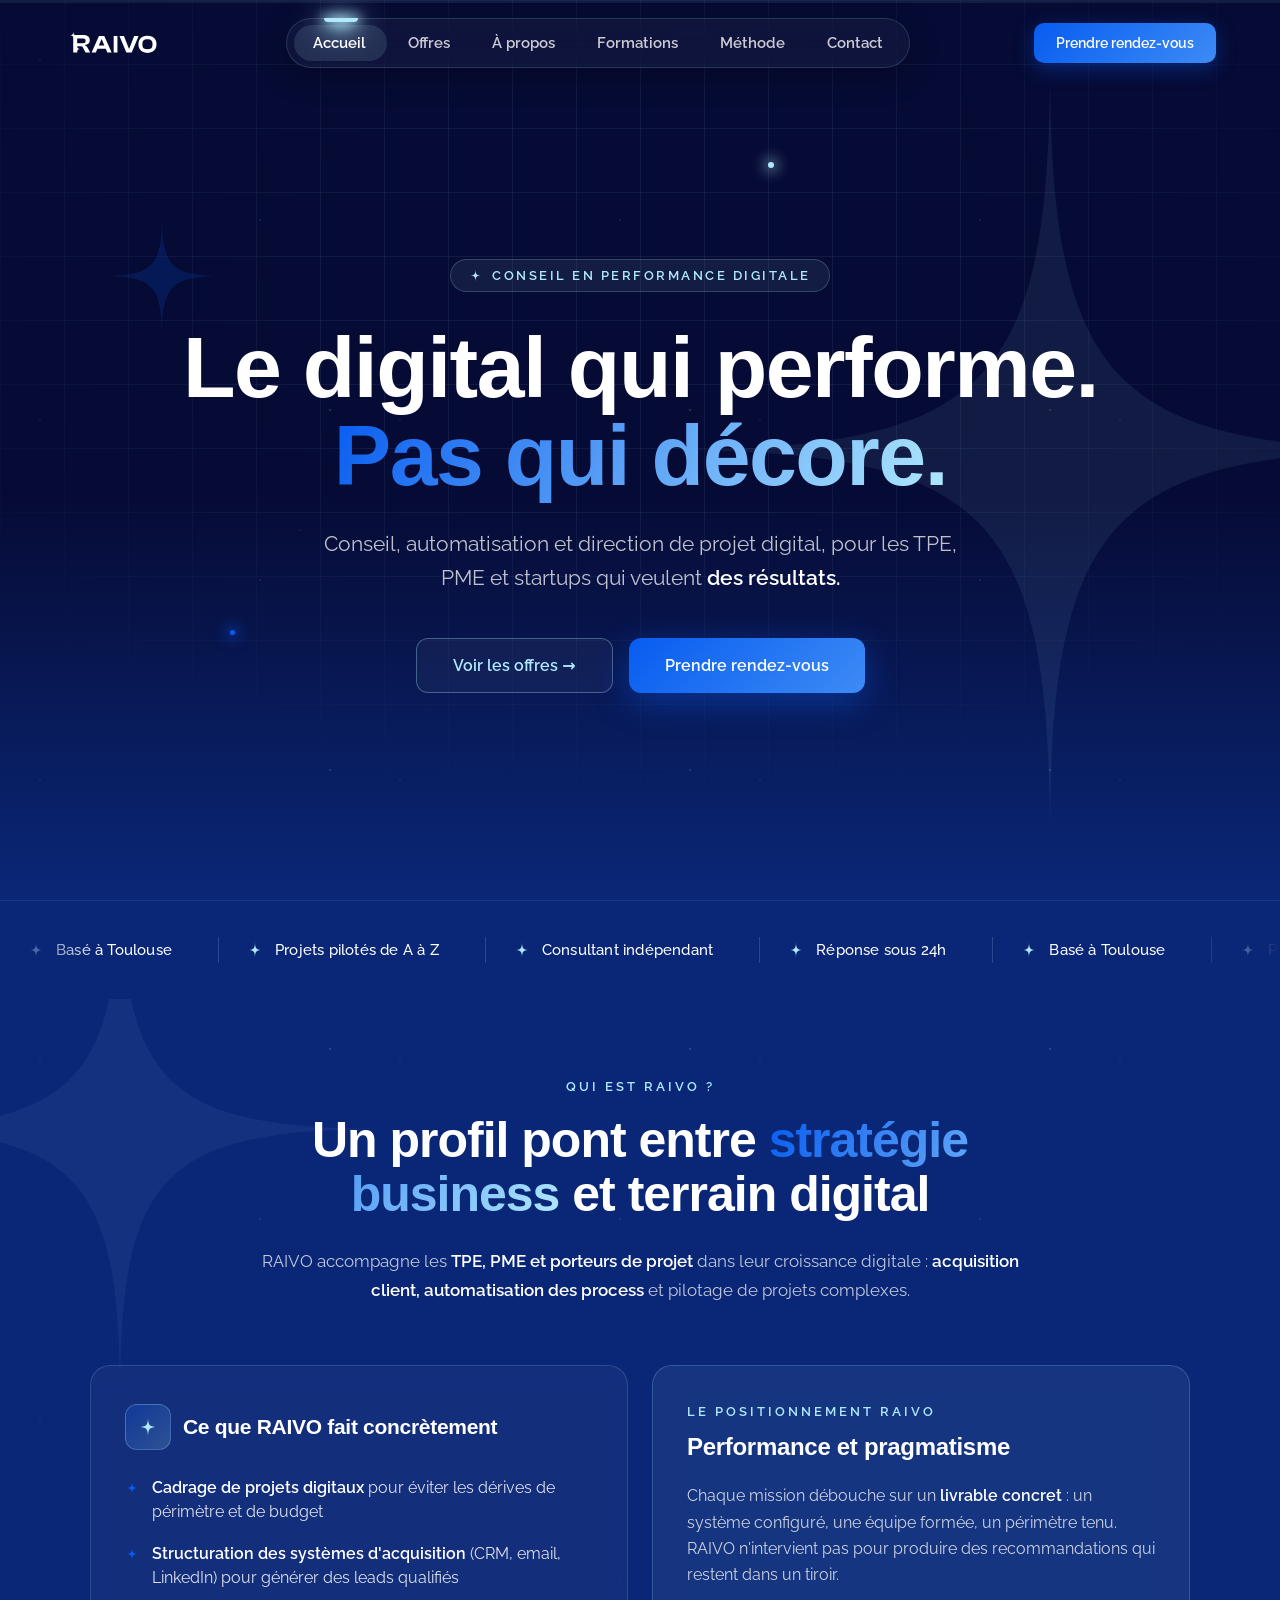
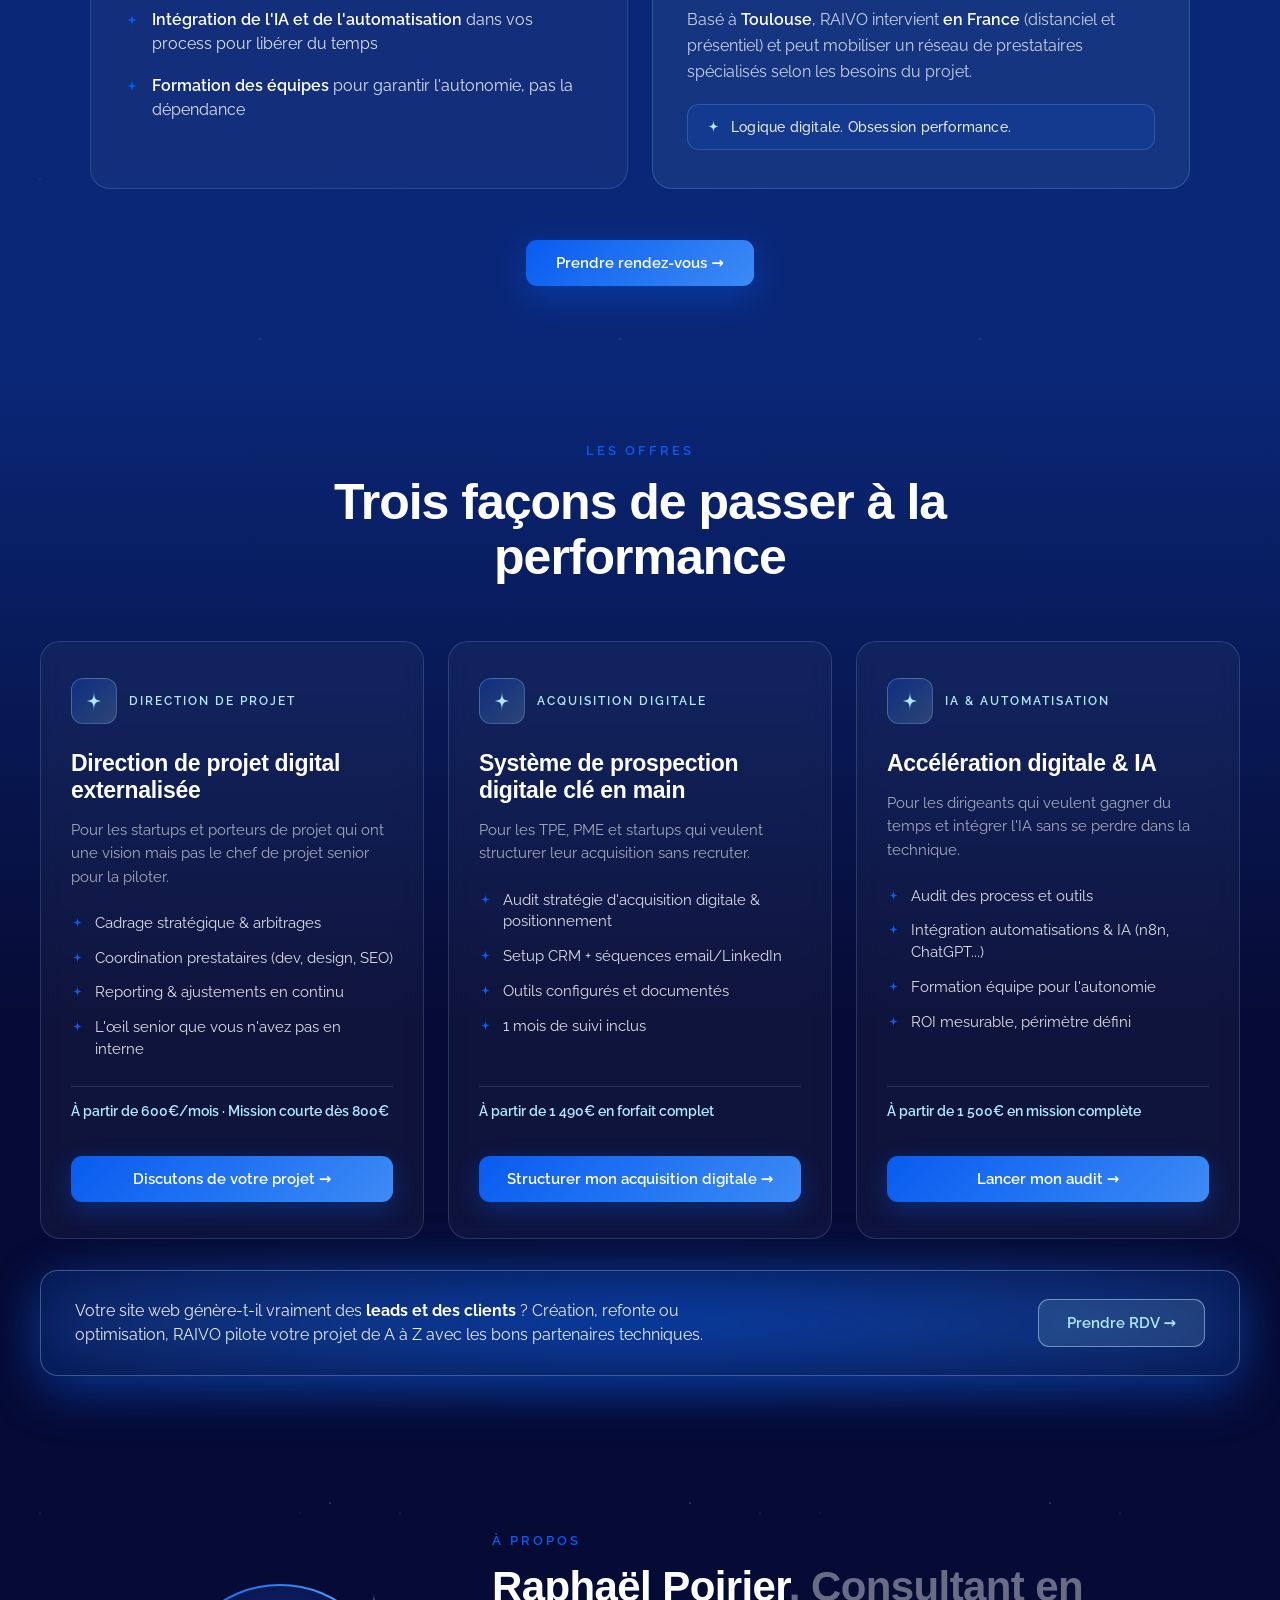
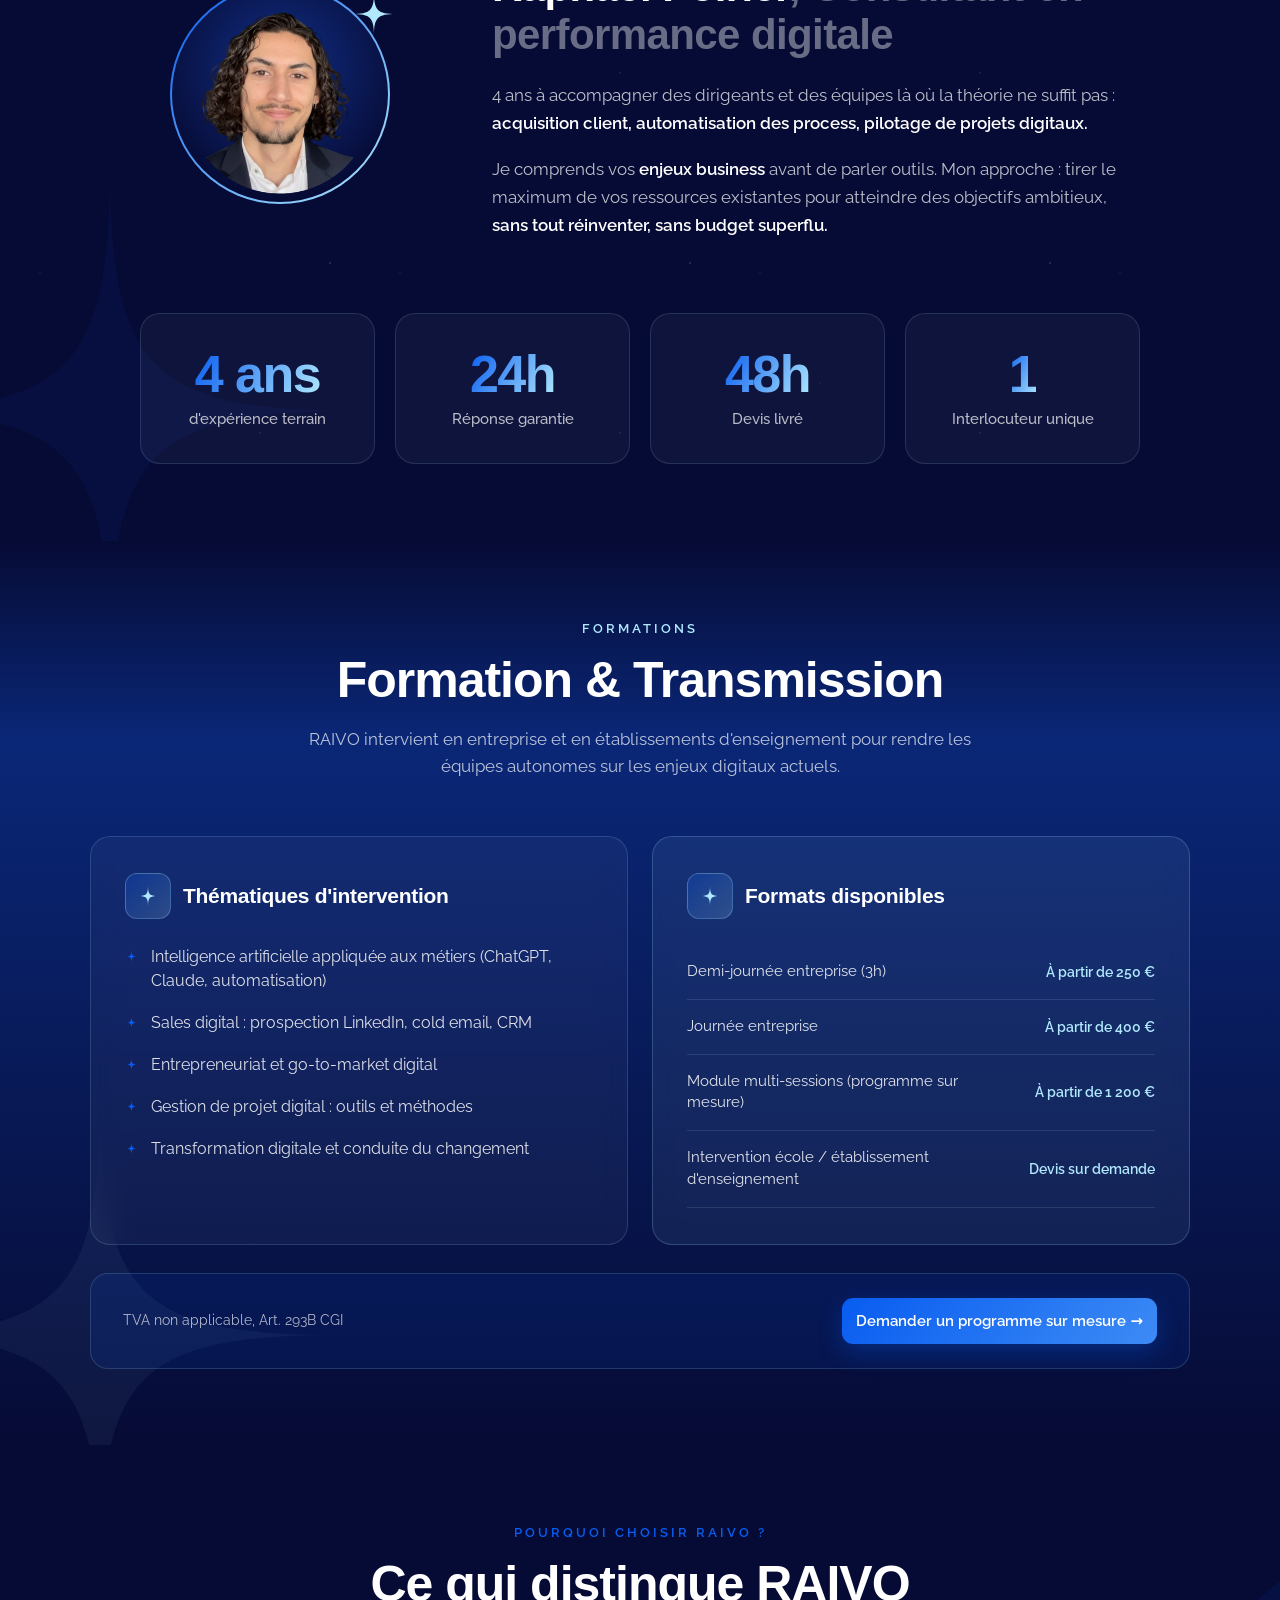
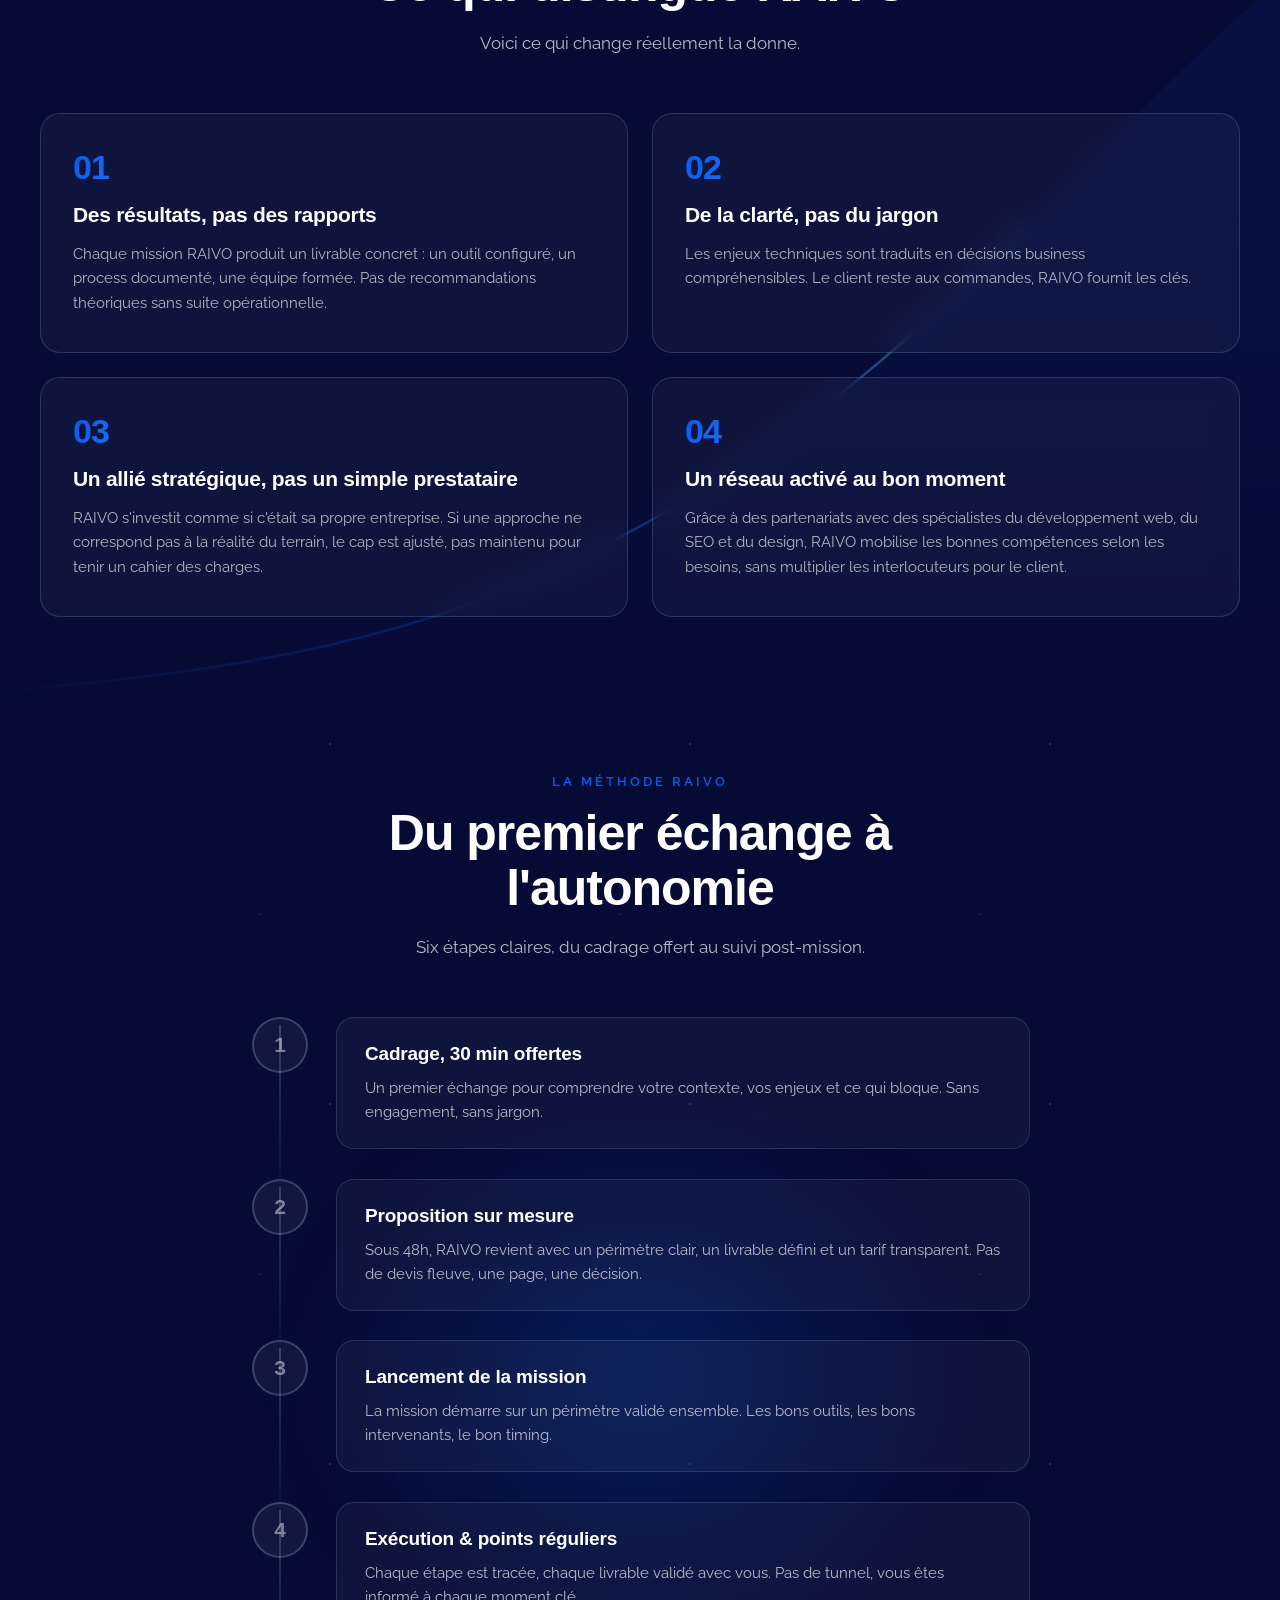
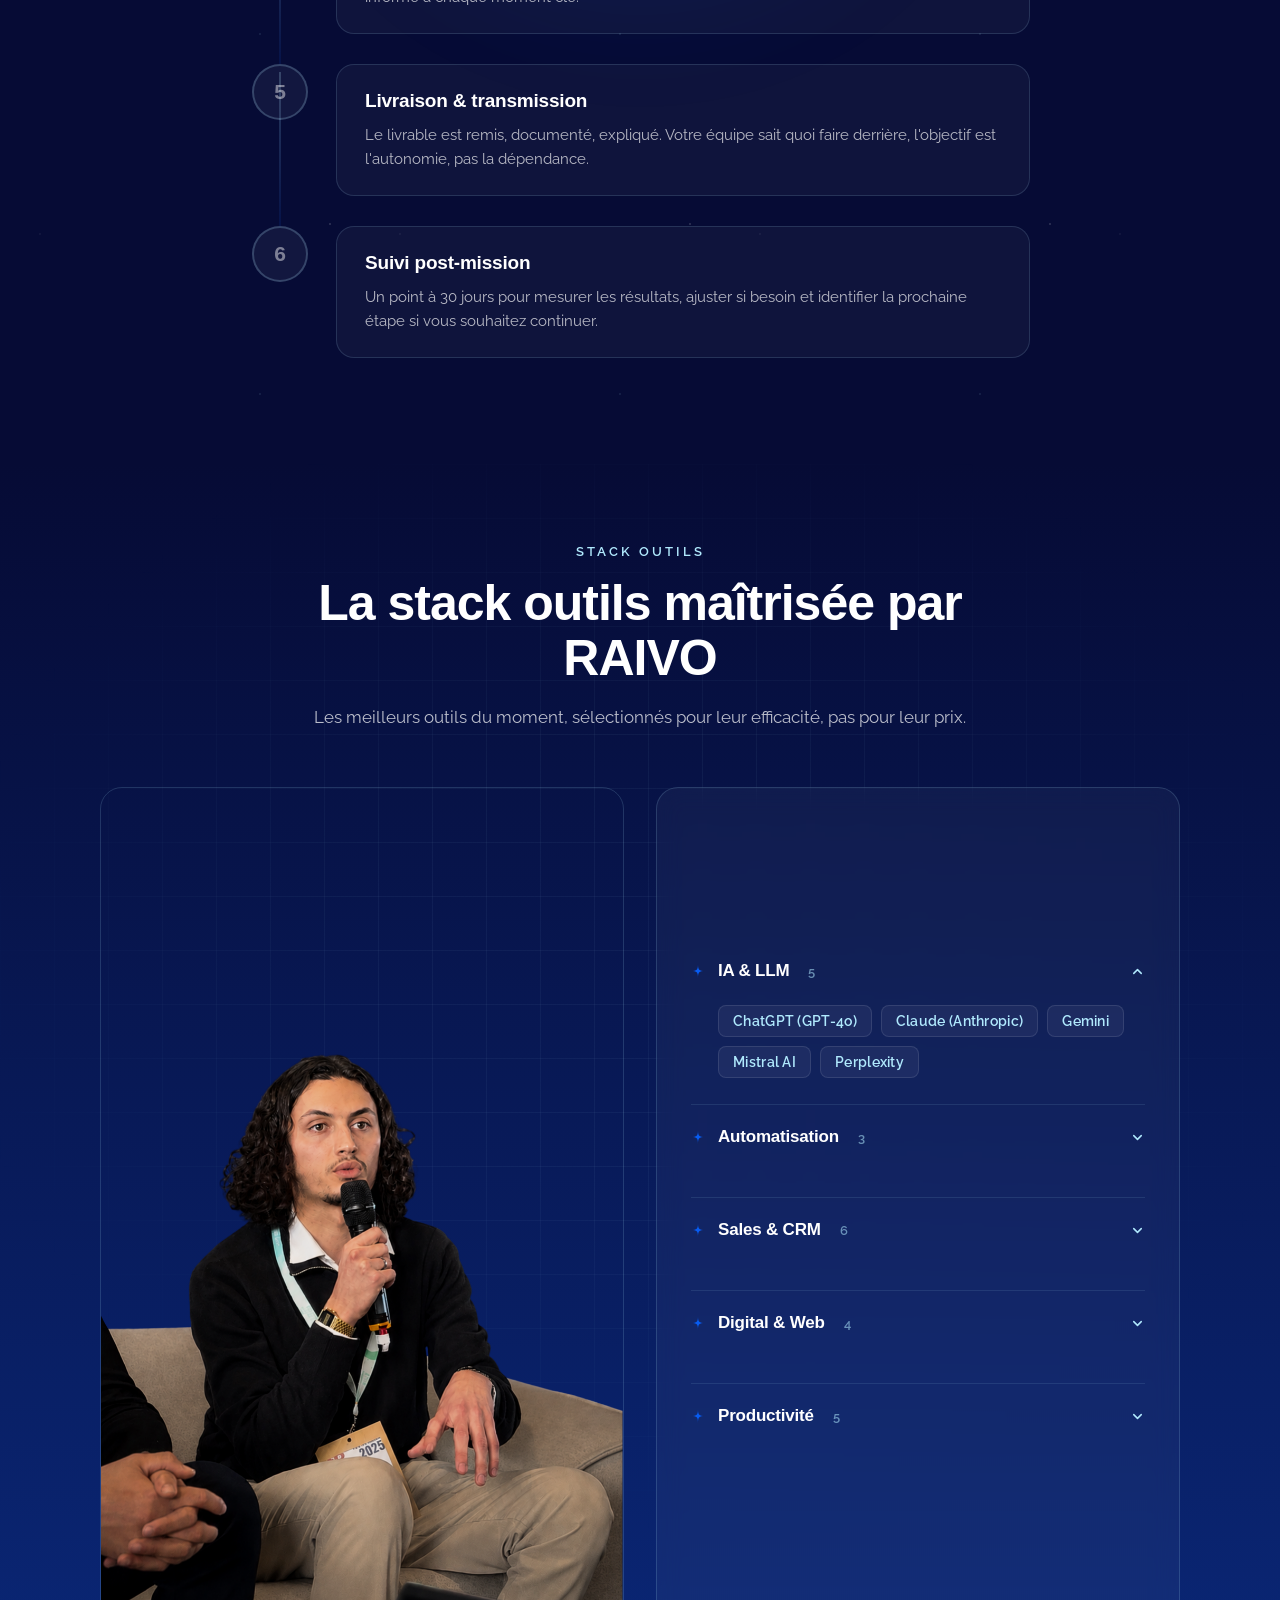
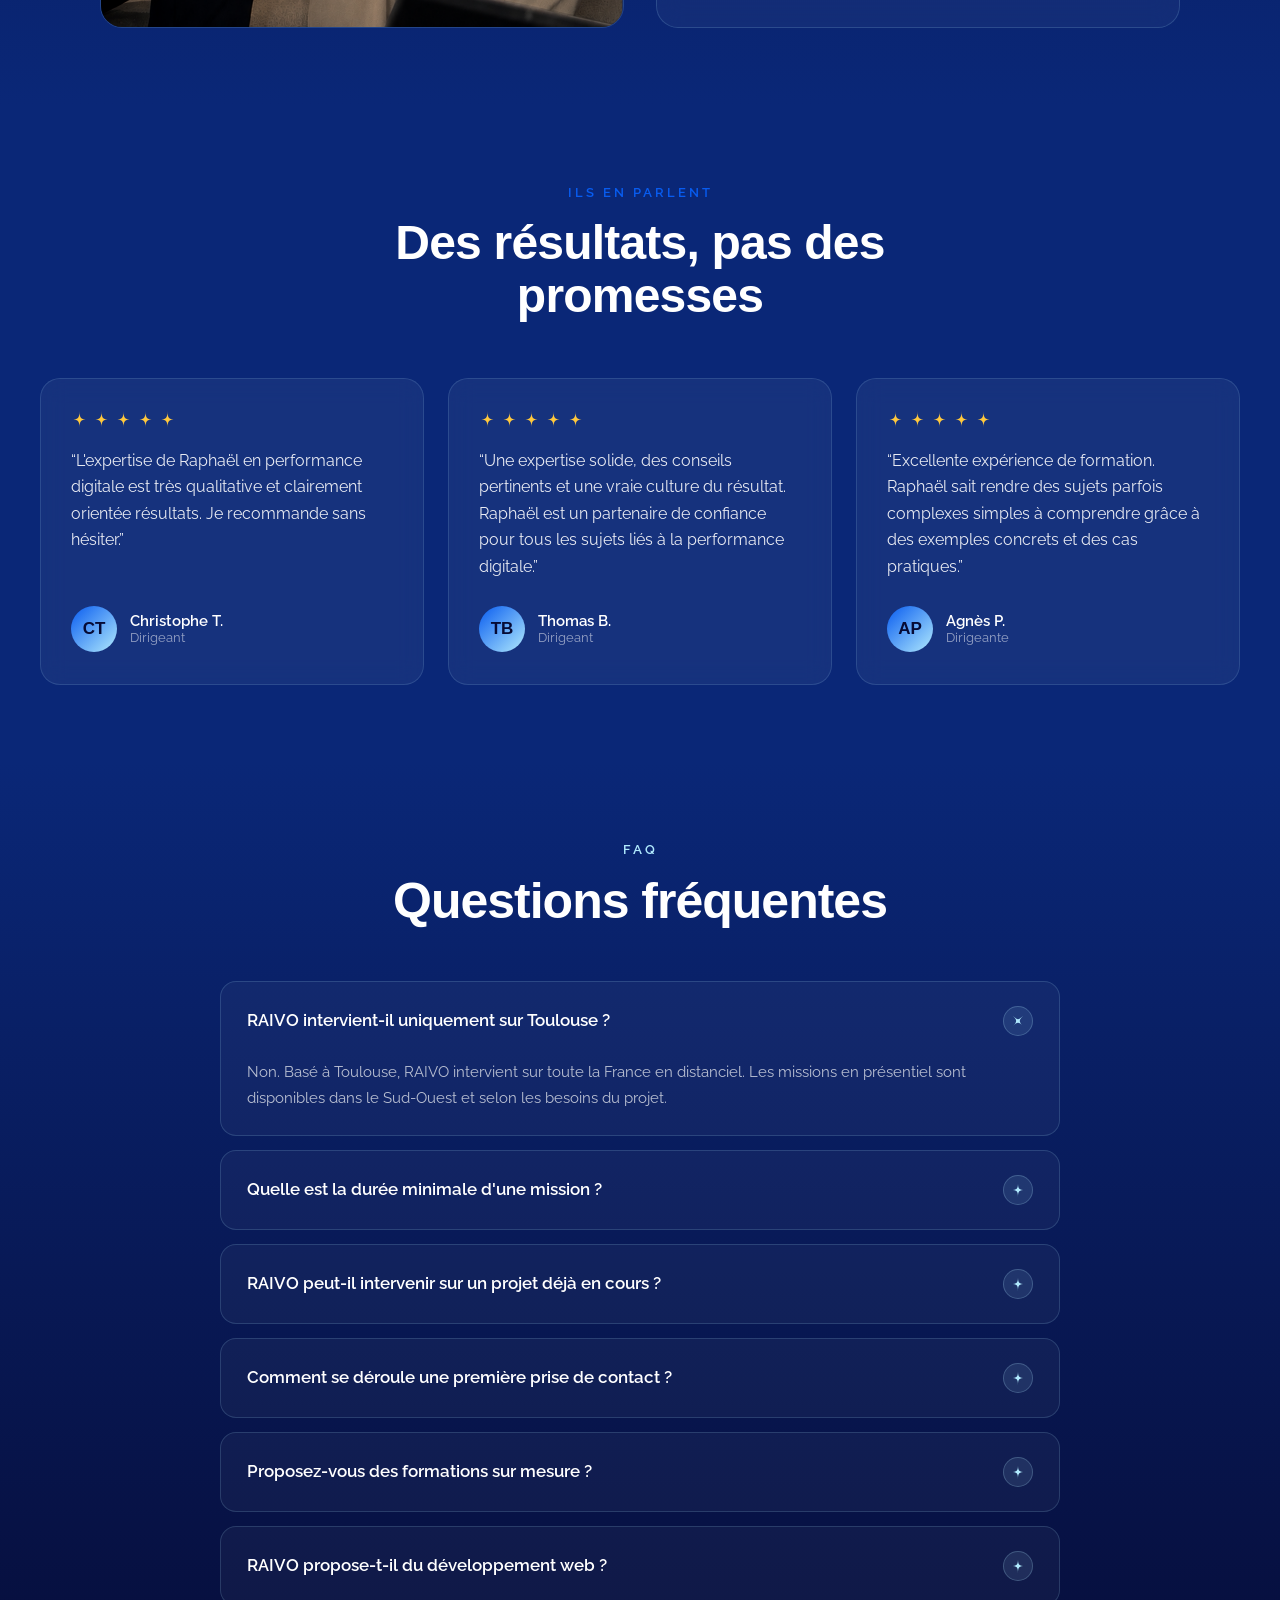
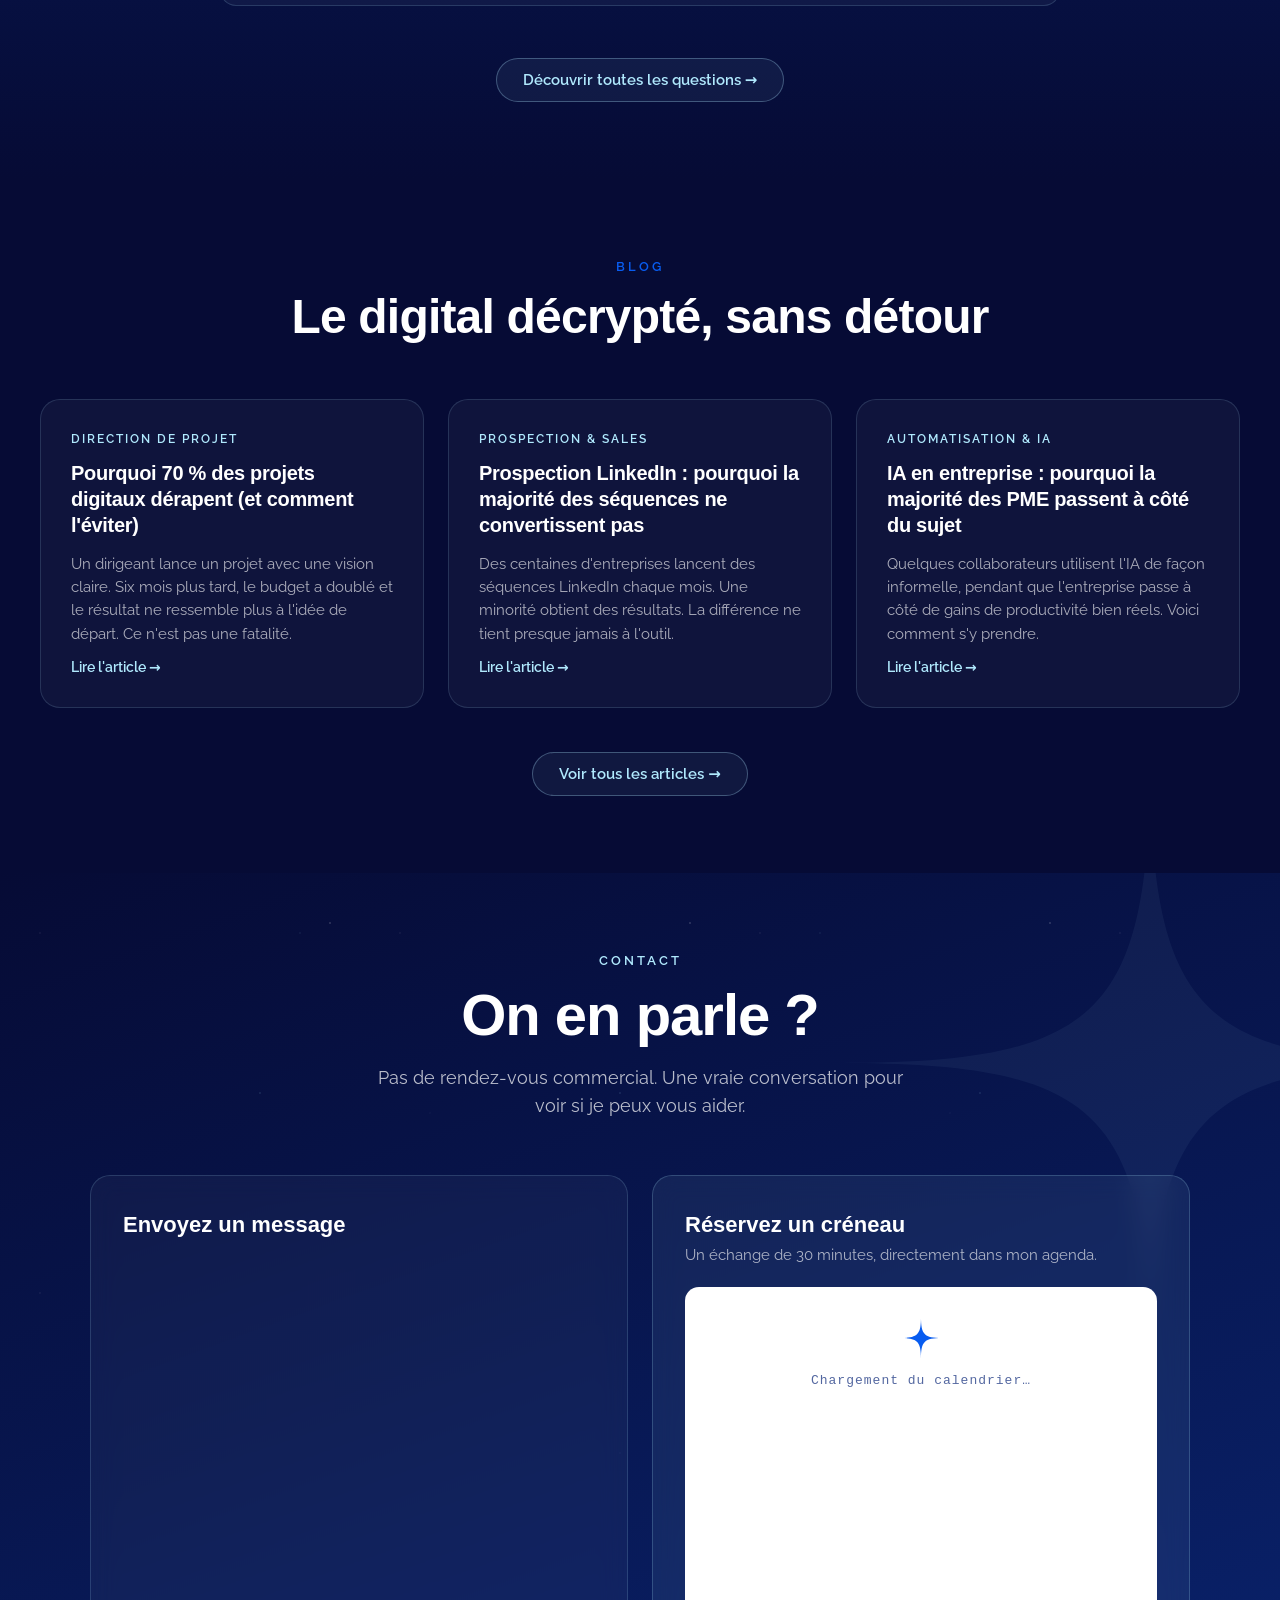
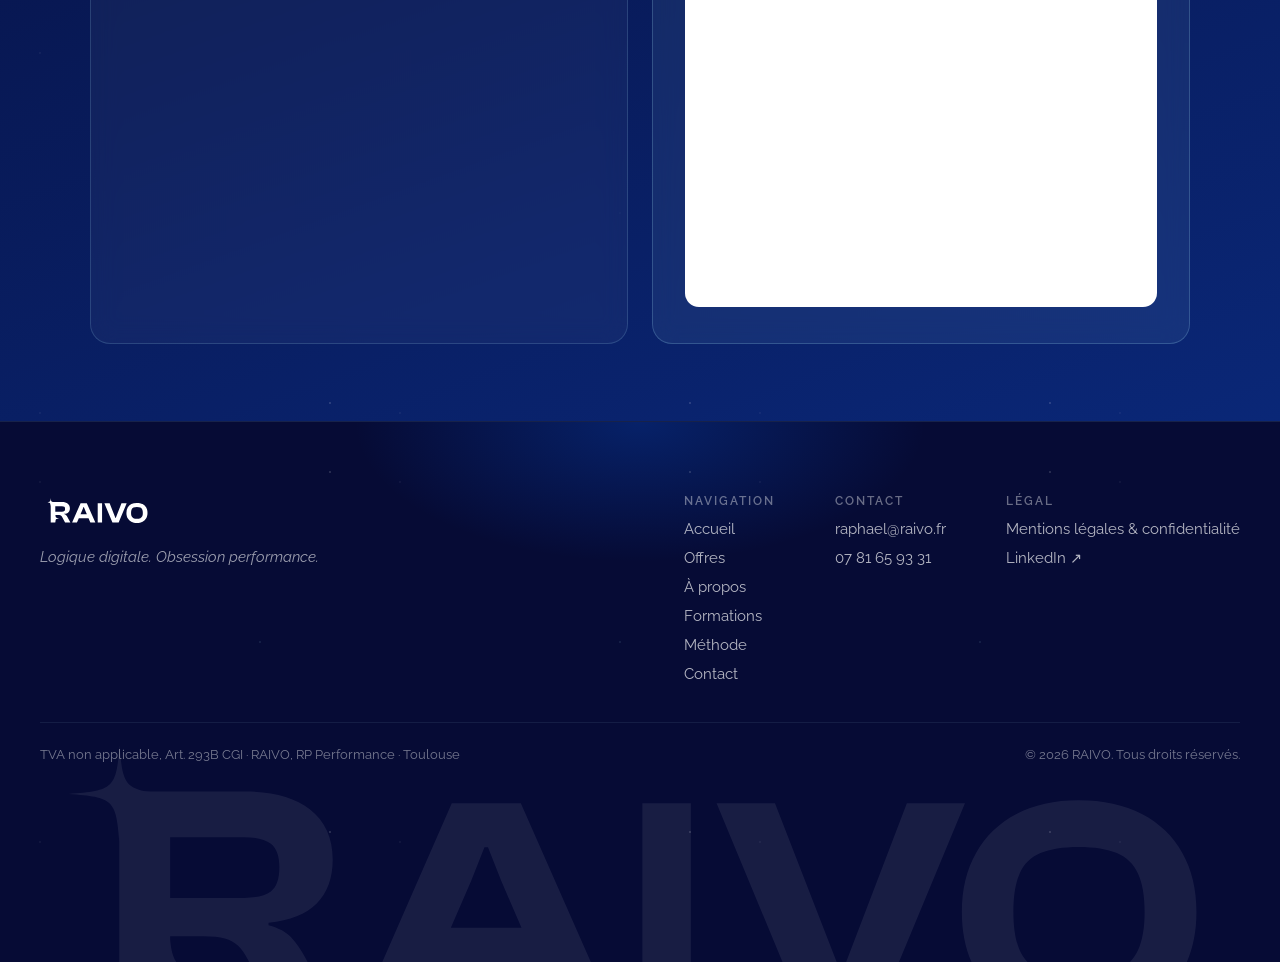
<file: index.html>
<!DOCTYPE html>
<html lang="fr">
<head>
<meta charset="utf-8">
<meta name="viewport" content="width=device-width, initial-scale=1">
<title>RAIVO – Conseil digital & automatisation IA à Toulouse | Raphaël Poirier</title>
<link rel="icon" type="image/svg+xml" href="assets/favicon.svg">
<link rel="icon" type="image/png" sizes="32x32" href="assets/favicon-32.png">
<link rel="icon" type="image/png" sizes="16x16" href="assets/favicon-16.png">
<link rel="apple-touch-icon" sizes="180x180" href="assets/apple-touch-icon.png">
<meta name="description" content="Conseil en performance digitale, automatisation IA et direction de projet pour TPE, PME et startups. Basé à Toulouse, intervention en France. Premier échange offert.">
<meta name="keywords" content="conseil digital Toulouse, direction de projet externalisée, prospection digitale, automatisation IA, n8n, consultant performance digitale">
<meta name="author" content="Raphaël Poirier, RAIVO">
<link rel="canonical" href="https://raivo.fr/">
<meta property="og:type" content="website">
<meta property="og:url" content="https://raivo.fr/">
<meta property="og:title" content="RAIVO – Conseil digital & automatisation IA à Toulouse | Raphaël Poirier">
<meta property="og:description" content="Conseil en performance digitale, automatisation IA et direction de projet pour TPE, PME et startups. Basé à Toulouse, intervention en France. Premier échange offert.">
<meta property="og:image" content="assets/og-image.jpg">
<meta property="og:site_name" content="RAIVO">
<meta property="og:locale" content="fr_FR">
<meta name="twitter:card" content="summary_large_image">
<meta name="twitter:title" content="RAIVO – Conseil digital & automatisation IA à Toulouse | Raphaël Poirier">
<meta name="twitter:description" content="Conseil en performance digitale, automatisation IA et direction de projet pour TPE, PME et startups. Basé à Toulouse, intervention en France. Premier échange offert.">
<meta name="twitter:image" content="assets/og-image.jpg">
<script type="application/ld+json">
{
  "@context": "https://schema.org",
  "@graph": [
    {
      "@type": "ProfessionalService",
      "@id": "https://raivo.fr/#organization",
      "name": "RAIVO",
      "alternateName": "RP Performance",
      "url": "https://raivo.fr/",
      "description": "Conseil en performance digitale, automatisation IA et direction de projet digital pour TPE, PME et startups.",
      "founder": { "@type": "Person", "name": "Raphaël Poirier", "jobTitle": "Consultant en performance digitale" },
      "address": {
        "@type": "PostalAddress",
        "streetAddress": "6 Place du Président Wilson",
        "postalCode": "31000",
        "addressLocality": "Toulouse",
        "addressCountry": "FR"
      },
      "areaServed": "France",
      "priceRange": "€€",
      "sameAs": ["https://www.linkedin.com/in/rapha%C3%ABl-poirier/"],
      "review": [
        {
          "@type": "Review",
          "author": { "@type": "Person", "name": "Christophe T." },
          "reviewBody": "L'expertise de Raphaël en performance digitale est très qualitative et clairement orientée résultats. Je recommande sans hésiter."
        },
        {
          "@type": "Review",
          "author": { "@type": "Person", "name": "Thomas B." },
          "reviewBody": "Une expertise solide, des conseils pertinents et une vraie culture du résultat. Raphaël est un partenaire de confiance pour tous les sujets liés à la performance digitale."
        },
        {
          "@type": "Review",
          "author": { "@type": "Person", "name": "Agnès P." },
          "reviewBody": "Excellente expérience de formation. Raphaël sait rendre des sujets parfois complexes simples à comprendre grâce à des exemples concrets et des cas pratiques."
        }
      ]
    },
    {
      "@type": "Service",
      "name": "Direction de projet digital externalisée",
      "description": "Pour les startups et porteurs de projet qui ont une vision mais pas le chef de projet senior pour la piloter.",
      "provider": { "@id": "https://raivo.fr/#organization" },
      "areaServed": "France",
      "offers": {
        "@type": "Offer",
        "priceCurrency": "EUR",
        "priceSpecification": {
          "@type": "PriceSpecification",
          "minPrice": 600,
          "priceCurrency": "EUR",
          "description": "Tarif mensuel, à partir de 600 € / mois. Mission courte à partir de 800 €."
        }
      }
    },
    {
      "@type": "Service",
      "name": "Système de prospection digitale clé en main",
      "description": "Pour les TPE, PME et startups qui veulent structurer leur acquisition sans recruter.",
      "provider": { "@id": "https://raivo.fr/#organization" },
      "areaServed": "France",
      "offers": {
        "@type": "Offer",
        "priceCurrency": "EUR",
        "priceSpecification": { "@type": "PriceSpecification", "minPrice": 1490, "priceCurrency": "EUR" }
      }
    },
    {
      "@type": "Service",
      "name": "Accélération digitale & IA",
      "description": "Pour les dirigeants qui veulent gagner du temps et intégrer l'IA sans se perdre dans la technique.",
      "provider": { "@id": "https://raivo.fr/#organization" },
      "areaServed": "France",
      "offers": {
        "@type": "Offer",
        "priceCurrency": "EUR",
        "priceSpecification": { "@type": "PriceSpecification", "minPrice": 1500, "priceCurrency": "EUR" }
      }
    },
    {
      "@type": "Service",
      "name": "Formation & Transmission",
      "description": "RAIVO intervient en entreprise et en établissements d'enseignement pour rendre les équipes autonomes sur les enjeux digitaux actuels.",
      "provider": { "@id": "https://raivo.fr/#organization" },
      "areaServed": "France",
      "offers": {
        "@type": "Offer",
        "priceCurrency": "EUR",
        "priceSpecification": { "@type": "PriceSpecification", "minPrice": 250, "priceCurrency": "EUR" }
      }
    }
  ]
}
</script>
<link rel="preconnect" href="https://fonts.googleapis.com">
<link rel="preconnect" href="https://fonts.gstatic.com" crossorigin>
<link rel="preconnect" href="https://api.fontshare.com">
<link href="https://api.fontshare.com/v2/css?f[]=clash-display@600,700&display=swap" rel="stylesheet">
<link href="https://fonts.googleapis.com/css2?family=Raleway:wght@400;500;600;700&display=swap" rel="stylesheet">
<link href="https://assets.calendly.com/assets/external/widget.css" rel="stylesheet">
<link rel="stylesheet" href="css/style.css">
</head>
<body>

<div class="rv-progress-track"><div class="rv-progress-bar" data-progress-bar></div></div>

<header class="rv-header" data-header>
  <div class="rv-header-inner">
    <a href="#accueil" class="rv-logo" aria-label="RAIVO, accueil">
      <img src="assets/raivo-logo-wide.svg" alt="Logo RAIVO" width="129" height="31">
    </a>
    <nav class="rv-tubelight" data-tubelight aria-label="Navigation principale">
      <div class="rv-nav-hl" data-nav-highlight aria-hidden="true">
        <div class="rv-nav-hl-lamp"><span class="g1"></span><span class="g2"></span><span class="g3"></span></div>
      </div>
      <a class="rv-nav-item is-active" data-nav-item data-section="accueil" href="#accueil">Accueil</a>
      <a class="rv-nav-item" data-nav-item data-section="offres" href="#offres">Offres</a>
      <a class="rv-nav-item" data-nav-item data-section="apropos" href="#apropos">À propos</a>
      <a class="rv-nav-item" data-nav-item data-section="formations" href="#formations">Formations</a>
      <a class="rv-nav-item" data-nav-item data-section="methode" href="#methode">Méthode</a>
      <a class="rv-nav-item" data-nav-item data-section="contact" href="#contact">Contact</a>
    </nav>
    <a class="rv-cta-header" href="rendez-vous.html" aria-label="Prendre rendez-vous">Prendre rendez-vous</a>
    <button type="button" class="rv-burger" data-burger aria-label="Ouvrir le menu" aria-expanded="false">
      <svg width="18" height="18" viewBox="0 0 24 24" aria-hidden="true">
        <path class="icon-close" d="M5 5L19 19M19 5L5 19" stroke="#fff" stroke-width="2" stroke-linecap="round"></path>
        <path class="icon-open" d="M4 7H20M4 12H20M4 17H20" stroke="#fff" stroke-width="2" stroke-linecap="round"></path>
      </svg>
    </button>
  </div>
  <div class="rv-mobile-menu" data-mobile-menu>
    <a href="#accueil" data-mobile-nav-item data-section="accueil">Accueil</a>
    <a href="#offres" data-mobile-nav-item data-section="offres">Offres</a>
    <a href="#apropos" data-mobile-nav-item data-section="apropos">À propos</a>
    <a href="#formations" data-mobile-nav-item data-section="formations">Formations</a>
    <a href="#methode" data-mobile-nav-item data-section="methode">Méthode</a>
    <a href="#contact" data-mobile-nav-item data-section="contact">Contact</a>
    <a href="rendez-vous.html" class="rv-mobile-cta">Prendre rendez-vous</a>
  </div>
</header>

<main>

<!-- ============ HERO ============ -->
<section id="accueil" class="rv-hero">
  <div class="rv-hero-bg" aria-hidden="true">
    <div class="rv-stars"></div>
    <div class="rv-stars s2"></div>
    <div class="rv-hero-grid"></div>
    <svg width="780" height="780" viewBox="0 0 100 100" aria-hidden="true" style="position:absolute; right:-160px; top:50%; transform:translateY(-50%); opacity:.07; animation:raivoFloat 13s ease-in-out infinite;"><path d="M50 0 C50 42 58 50 100 50 C58 50 50 58 50 100 C50 58 42 50 0 50 C42 50 50 42 50 0 Z" fill="#b0e9fd"/></svg>
    <svg width="120" height="120" viewBox="0 0 100 100" aria-hidden="true" style="position:absolute; left:8%; top:24%; opacity:.18; animation:raivoFloat 9s ease-in-out infinite;"><path d="M50 0 C50 42 58 50 100 50 C58 50 50 58 50 100 C50 58 42 50 0 50 C42 50 50 42 50 0 Z" fill="#085cf0"/></svg>
    <div class="rv-orb" style="left:60%; top:18%; width:6px; height:6px; background:#b0e9fd; box-shadow:0 0 14px 3px rgba(176,233,253,.7); animation-duration:3s;"></div>
    <div class="rv-orb" style="left:18%; top:70%; width:5px; height:5px; background:#085cf0; box-shadow:0 0 14px 3px rgba(8,92,240,.7); animation-duration:4s;"></div>
  </div>
  <div class="rv-hero-inner">
    <div class="rv-hero-tag" data-reveal>
      <svg width="13" height="13" viewBox="0 0 100 100" aria-hidden="true"><path d="M50 0 C50 42 58 50 100 50 C58 50 50 58 50 100 C50 58 42 50 0 50 C42 50 50 42 50 0 Z" fill="#b0e9fd"/></svg>
      <span>Conseil en performance digitale</span>
    </div>
    <h1 data-reveal>Le digital qui performe.<br><span class="grad-text">Pas qui décore.</span></h1>
    <p class="rv-hero-sub" data-reveal>Conseil, automatisation et direction de projet digital, pour les TPE, PME et startups qui veulent <strong>des résultats.</strong></p>
    <div class="rv-hero-ctas" data-reveal>
      <a href="#offres" class="rv-btn rv-btn-outline">Voir les offres →</a>
      <a href="#contact" class="rv-btn rv-btn-primary">Prendre rendez-vous</a>
    </div>
  </div>
</section>

<!-- ============ PROOF MARQUEE ============ -->
<section aria-label="Réassurance" class="rv-proof">
  <div class="rv-marquee-mask">
    <div class="rv-marquee">
      <!-- list duplicated twice for seamless loop -->
      <div class="rv-proof-item"><div><svg width="16" height="16" viewBox="0 0 100 100" aria-hidden="true"><path d="M50 0 C50 42 58 50 100 50 C58 50 50 58 50 100 C50 58 42 50 0 50 C42 50 50 42 50 0 Z" fill="#b0e9fd"/></svg><span class="txt">Basé à Toulouse</span></div><span class="rv-proof-sep"></span></div>
      <div class="rv-proof-item"><div><svg width="16" height="16" viewBox="0 0 100 100" aria-hidden="true"><path d="M50 0 C50 42 58 50 100 50 C58 50 50 58 50 100 C50 58 42 50 0 50 C42 50 50 42 50 0 Z" fill="#b0e9fd"/></svg><span class="txt">Projets pilotés de A à Z</span></div><span class="rv-proof-sep"></span></div>
      <div class="rv-proof-item"><div><svg width="16" height="16" viewBox="0 0 100 100" aria-hidden="true"><path d="M50 0 C50 42 58 50 100 50 C58 50 50 58 50 100 C50 58 42 50 0 50 C42 50 50 42 50 0 Z" fill="#b0e9fd"/></svg><span class="txt">Consultant indépendant</span></div><span class="rv-proof-sep"></span></div>
      <div class="rv-proof-item"><div><svg width="16" height="16" viewBox="0 0 100 100" aria-hidden="true"><path d="M50 0 C50 42 58 50 100 50 C58 50 50 58 50 100 C50 58 42 50 0 50 C42 50 50 42 50 0 Z" fill="#b0e9fd"/></svg><span class="txt">Réponse sous 24h</span></div><span class="rv-proof-sep"></span></div>
      <div class="rv-proof-item" aria-hidden="true"><div><svg width="16" height="16" viewBox="0 0 100 100" aria-hidden="true"><path d="M50 0 C50 42 58 50 100 50 C58 50 50 58 50 100 C50 58 42 50 0 50 C42 50 50 42 50 0 Z" fill="#b0e9fd"/></svg><span class="txt">Basé à Toulouse</span></div><span class="rv-proof-sep"></span></div>
      <div class="rv-proof-item" aria-hidden="true"><div><svg width="16" height="16" viewBox="0 0 100 100" aria-hidden="true"><path d="M50 0 C50 42 58 50 100 50 C58 50 50 58 50 100 C50 58 42 50 0 50 C42 50 50 42 50 0 Z" fill="#b0e9fd"/></svg><span class="txt">Projets pilotés de A à Z</span></div><span class="rv-proof-sep"></span></div>
      <div class="rv-proof-item" aria-hidden="true"><div><svg width="16" height="16" viewBox="0 0 100 100" aria-hidden="true"><path d="M50 0 C50 42 58 50 100 50 C58 50 50 58 50 100 C50 58 42 50 0 50 C42 50 50 42 50 0 Z" fill="#b0e9fd"/></svg><span class="txt">Consultant indépendant</span></div><span class="rv-proof-sep"></span></div>
      <div class="rv-proof-item" aria-hidden="true"><div><svg width="16" height="16" viewBox="0 0 100 100" aria-hidden="true"><path d="M50 0 C50 42 58 50 100 50 C58 50 50 58 50 100 C50 58 42 50 0 50 C42 50 50 42 50 0 Z" fill="#b0e9fd"/></svg><span class="txt">Réponse sous 24h</span></div><span class="rv-proof-sep"></span></div>
    </div>
  </div>
</section>

<!-- ============ QUI EST RAIVO ============ -->
<section id="qui" aria-label="Qui est RAIVO ?" class="rv-section">
  <div class="rv-stars" aria-hidden="true"></div>
  <svg width="540" height="540" viewBox="0 0 100 100" aria-hidden="true" style="position:absolute; left:-150px; top:-140px; opacity:.05; animation:raivoSpin 70s linear infinite;"><path d="M50 0 C50 42 58 50 100 50 C58 50 50 58 50 100 C50 58 42 50 0 50 C42 50 50 42 50 0 Z" fill="#b0e9fd"/></svg>
  <div class="rv-wrap" style="max-width:1100px;">
    <div class="rv-qui-lead" data-reveal>
      <span class="rv-eyebrow sky">Qui est RAIVO ?</span>
      <h2>Un profil pont entre <span class="grad-text">stratégie business</span> et terrain digital</h2>
      <p>RAIVO accompagne les <strong>TPE, PME et porteurs de projet</strong> dans leur croissance digitale : <strong>acquisition client, automatisation des process</strong> et pilotage de projets complexes.</p>
    </div>

    <div class="rv-grid-auto">
      <div class="rv-card" data-reveal>
        <div class="rv-card-title-row">
          <div class="rv-icon-badge"><svg width="20" height="20" viewBox="0 0 100 100" aria-hidden="true"><path d="M50 0 C50 42 58 50 100 50 C58 50 50 58 50 100 C50 58 42 50 0 50 C42 50 50 42 50 0 Z" fill="#b0e9fd"/></svg></div>
          <h3>Ce que RAIVO fait concrètement</h3>
        </div>
        <ul class="rv-list-check">
          <li><svg width="14" height="14" viewBox="0 0 100 100" aria-hidden="true"><path d="M50 0 C50 42 58 50 100 50 C58 50 50 58 50 100 C50 58 42 50 0 50 C42 50 50 42 50 0 Z" fill="#085cf0"/></svg><span><strong>Cadrage de projets digitaux</strong> pour éviter les dérives de périmètre et de budget</span></li>
          <li><svg width="14" height="14" viewBox="0 0 100 100" aria-hidden="true"><path d="M50 0 C50 42 58 50 100 50 C58 50 50 58 50 100 C50 58 42 50 0 50 C42 50 50 42 50 0 Z" fill="#085cf0"/></svg><span><strong>Structuration des systèmes d'acquisition</strong> (CRM, email, LinkedIn) pour générer des leads qualifiés</span></li>
          <li><svg width="14" height="14" viewBox="0 0 100 100" aria-hidden="true"><path d="M50 0 C50 42 58 50 100 50 C58 50 50 58 50 100 C50 58 42 50 0 50 C42 50 50 42 50 0 Z" fill="#085cf0"/></svg><span><strong>Intégration de l'IA et de l'automatisation</strong> dans vos process pour libérer du temps</span></li>
          <li><svg width="14" height="14" viewBox="0 0 100 100" aria-hidden="true"><path d="M50 0 C50 42 58 50 100 50 C58 50 50 58 50 100 C50 58 42 50 0 50 C42 50 50 42 50 0 Z" fill="#085cf0"/></svg><span><strong>Formation des équipes</strong> pour garantir l'autonomie, pas la dépendance</span></li>
        </ul>
      </div>

      <div class="rv-card rv-card-tint rv-position-card" data-reveal>
        <span class="rv-eyebrow sky">Le positionnement RAIVO</span>
        <h3>Performance et pragmatisme</h3>
        <p>Chaque mission débouche sur un <strong>livrable concret</strong> : un système configuré, une équipe formée, un périmètre tenu. RAIVO n'intervient pas pour produire des recommandations qui restent dans un tiroir.</p>
        <p>Basé à <strong>Toulouse</strong>, RAIVO intervient <strong>en France</strong> (distanciel et présentiel) et peut mobiliser un réseau de prestataires spécialisés selon les besoins du projet.</p>
        <div class="rv-position-tag">
          <svg width="15" height="15" viewBox="0 0 100 100" aria-hidden="true"><path d="M50 0 C50 42 58 50 100 50 C58 50 50 58 50 100 C50 58 42 50 0 50 C42 50 50 42 50 0 Z" fill="#b0e9fd"/></svg>
          <span>Logique digitale. Obsession performance.</span>
        </div>
      </div>
    </div>
    <div class="rv-center-cta" data-reveal>
      <a href="#contact" class="rv-btn rv-btn-primary rv-btn-sm">Prendre rendez-vous →</a>
    </div>
  </div>
</section>

<!-- ============ OFFRES ============ -->
<section id="offres" class="rv-section">
  <div class="rv-wrap" style="max-width:1200px;">
    <div class="rv-head" data-reveal>
      <span class="rv-eyebrow">Les offres</span>
      <h2>Trois façons de passer à la performance</h2>
    </div>
    <div class="rv-grid-auto" style="grid-template-columns:repeat(auto-fit,minmax(300px,1fr));">

      <div class="rv-card rv-card-hover rv-offer-card" data-reveal>
        <div class="rv-card-title-row">
          <div class="rv-icon-badge"><svg width="20" height="20" viewBox="0 0 100 100" aria-hidden="true"><path d="M50 0 C50 42 58 50 100 50 C58 50 50 58 50 100 C50 58 42 50 0 50 C42 50 50 42 50 0 Z" fill="#b0e9fd"/></svg></div>
          <span class="rv-offer-tag">Direction de projet</span>
        </div>
        <h3>Direction de projet digital externalisée</h3>
        <p>Pour les startups et porteurs de projet qui ont une vision mais pas le chef de projet senior pour la piloter.</p>
        <ul class="rv-offer-points">
          <li><svg width="13" height="13" viewBox="0 0 100 100" aria-hidden="true"><path d="M50 0 C50 42 58 50 100 50 C58 50 50 58 50 100 C50 58 42 50 0 50 C42 50 50 42 50 0 Z" fill="#085cf0"/></svg><span>Cadrage stratégique & arbitrages</span></li>
          <li><svg width="13" height="13" viewBox="0 0 100 100" aria-hidden="true"><path d="M50 0 C50 42 58 50 100 50 C58 50 50 58 50 100 C50 58 42 50 0 50 C42 50 50 42 50 0 Z" fill="#085cf0"/></svg><span>Coordination prestataires (dev, design, SEO)</span></li>
          <li><svg width="13" height="13" viewBox="0 0 100 100" aria-hidden="true"><path d="M50 0 C50 42 58 50 100 50 C58 50 50 58 50 100 C50 58 42 50 0 50 C42 50 50 42 50 0 Z" fill="#085cf0"/></svg><span>Reporting & ajustements en continu</span></li>
          <li><svg width="13" height="13" viewBox="0 0 100 100" aria-hidden="true"><path d="M50 0 C50 42 58 50 100 50 C58 50 50 58 50 100 C50 58 42 50 0 50 C42 50 50 42 50 0 Z" fill="#085cf0"/></svg><span>L'œil senior que vous n'avez pas en interne</span></li>
        </ul>
        <div style="margin-top:auto;">
          <div class="rv-offer-price"><span>À partir de 600€/mois · Mission courte dès 800€</span></div>
          <a href="direction-de-projet-digital-externalisee/" class="rv-offer-cta">Discutons de votre projet →</a>
        </div>
      </div>

      <div class="rv-card rv-card-hover rv-offer-card" data-reveal>
        <div class="rv-card-title-row">
          <div class="rv-icon-badge"><svg width="20" height="20" viewBox="0 0 100 100" aria-hidden="true"><path d="M50 0 C50 42 58 50 100 50 C58 50 50 58 50 100 C50 58 42 50 0 50 C42 50 50 42 50 0 Z" fill="#b0e9fd"/></svg></div>
          <span class="rv-offer-tag">Acquisition digitale</span>
        </div>
        <h3>Système de prospection digitale clé en main</h3>
        <p>Pour les TPE, PME et startups qui veulent structurer leur acquisition sans recruter.</p>
        <ul class="rv-offer-points">
          <li><svg width="13" height="13" viewBox="0 0 100 100" aria-hidden="true"><path d="M50 0 C50 42 58 50 100 50 C58 50 50 58 50 100 C50 58 42 50 0 50 C42 50 50 42 50 0 Z" fill="#085cf0"/></svg><span>Audit stratégie d'acquisition digitale & positionnement</span></li>
          <li><svg width="13" height="13" viewBox="0 0 100 100" aria-hidden="true"><path d="M50 0 C50 42 58 50 100 50 C58 50 50 58 50 100 C50 58 42 50 0 50 C42 50 50 42 50 0 Z" fill="#085cf0"/></svg><span>Setup CRM + séquences email/LinkedIn</span></li>
          <li><svg width="13" height="13" viewBox="0 0 100 100" aria-hidden="true"><path d="M50 0 C50 42 58 50 100 50 C58 50 50 58 50 100 C50 58 42 50 0 50 C42 50 50 42 50 0 Z" fill="#085cf0"/></svg><span>Outils configurés et documentés</span></li>
          <li><svg width="13" height="13" viewBox="0 0 100 100" aria-hidden="true"><path d="M50 0 C50 42 58 50 100 50 C58 50 50 58 50 100 C50 58 42 50 0 50 C42 50 50 42 50 0 Z" fill="#085cf0"/></svg><span>1 mois de suivi inclus</span></li>
        </ul>
        <div style="margin-top:auto;">
          <div class="rv-offer-price"><span>À partir de 1 490€ en forfait complet</span></div>
          <a href="prospection-digitale-cle-en-main/" class="rv-offer-cta">Structurer mon acquisition digitale →</a>
        </div>
      </div>

      <div class="rv-card rv-card-hover rv-offer-card" data-reveal>
        <div class="rv-card-title-row">
          <div class="rv-icon-badge"><svg width="20" height="20" viewBox="0 0 100 100" aria-hidden="true"><path d="M50 0 C50 42 58 50 100 50 C58 50 50 58 50 100 C50 58 42 50 0 50 C42 50 50 42 50 0 Z" fill="#b0e9fd"/></svg></div>
          <span class="rv-offer-tag">IA & Automatisation</span>
        </div>
        <h3>Accélération digitale & IA</h3>
        <p>Pour les dirigeants qui veulent gagner du temps et intégrer l'IA sans se perdre dans la technique.</p>
        <ul class="rv-offer-points">
          <li><svg width="13" height="13" viewBox="0 0 100 100" aria-hidden="true"><path d="M50 0 C50 42 58 50 100 50 C58 50 50 58 50 100 C50 58 42 50 0 50 C42 50 50 42 50 0 Z" fill="#085cf0"/></svg><span>Audit des process et outils</span></li>
          <li><svg width="13" height="13" viewBox="0 0 100 100" aria-hidden="true"><path d="M50 0 C50 42 58 50 100 50 C58 50 50 58 50 100 C50 58 42 50 0 50 C42 50 50 42 50 0 Z" fill="#085cf0"/></svg><span>Intégration automatisations & IA (n8n, ChatGPT...)</span></li>
          <li><svg width="13" height="13" viewBox="0 0 100 100" aria-hidden="true"><path d="M50 0 C50 42 58 50 100 50 C58 50 50 58 50 100 C50 58 42 50 0 50 C42 50 50 42 50 0 Z" fill="#085cf0"/></svg><span>Formation équipe pour l'autonomie</span></li>
          <li><svg width="13" height="13" viewBox="0 0 100 100" aria-hidden="true"><path d="M50 0 C50 42 58 50 100 50 C58 50 50 58 50 100 C50 58 42 50 0 50 C42 50 50 42 50 0 Z" fill="#085cf0"/></svg><span>ROI mesurable, périmètre défini</span></li>
        </ul>
        <div style="margin-top:auto;">
          <div class="rv-offer-price"><span>À partir de 1 500€ en mission complète</span></div>
          <a href="acceleration-digitale-ia/" class="rv-offer-cta">Lancer mon audit →</a>
        </div>
      </div>

    </div>

    <div class="rv-cta-bar" data-reveal>
      <div class="rv-cta-bar-glow" aria-hidden="true"></div>
      <div class="rv-cta-bar-inner">
        <p>Votre site web génère-t-il vraiment des <strong>leads et des clients</strong> ? Création, refonte ou optimisation, RAIVO pilote votre projet de A à Z avec les bons partenaires techniques.</p>
        <a href="creation-refonte-site-web-conversion/" class="rv-btn-sky">Prendre RDV →</a>
      </div>
    </div>
  </div>
</section>

<!-- ============ A PROPOS ============ -->
<section id="apropos" class="rv-section">
  <div class="rv-stars" aria-hidden="true"></div>
  <div class="rv-stars s2" aria-hidden="true"></div>
  <svg width="500" height="500" viewBox="0 0 100 100" aria-hidden="true" style="position:absolute; left:-140px; bottom:-120px; opacity:.05; animation:raivoSpin 60s linear infinite;"><path d="M50 0 C50 42 58 50 100 50 C58 50 50 58 50 100 C50 58 42 50 0 50 C42 50 50 42 50 0 Z" fill="#085cf0"/></svg>
  <div class="rv-about">
    <div class="rv-avatar" data-reveal>
      <div class="rv-avatar-ring">
        <img src="assets/raphael-poirier.png?v=2" alt="Portrait de Raphaël Poirier, consultant en performance digitale" width="220" height="220" loading="lazy">
        <svg width="44" height="44" viewBox="0 0 100 100" aria-hidden="true"><path d="M50 0 C50 42 58 50 100 50 C58 50 50 58 50 100 C50 58 42 50 0 50 C42 50 50 42 50 0 Z" fill="#b0e9fd"/></svg>
      </div>
    </div>
    <div>
      <div data-reveal>
        <span class="rv-eyebrow">À propos</span>
        <h2>Raphaël Poirier<span>, Consultant en performance digitale</span></h2>
        <p>4 ans à accompagner des dirigeants et des équipes là où la théorie ne suffit pas : <strong>acquisition client, automatisation des process, pilotage de projets digitaux.</strong></p>
        <p>Je comprends vos <strong>enjeux business</strong> avant de parler outils. Mon approche : tirer le maximum de vos ressources existantes pour atteindre des objectifs ambitieux, <strong>sans tout réinventer, sans budget superflu.</strong></p>
      </div>
    </div>
  </div>
  <div class="rv-stats-grid" data-reveal>
    <div class="rv-stat"><span class="num">4 ans</span><span class="label">d'expérience terrain</span></div>
    <div class="rv-stat"><span class="num">24h</span><span class="label">Réponse garantie</span></div>
    <div class="rv-stat"><span class="num">48h</span><span class="label">Devis livré</span></div>
    <div class="rv-stat"><span class="num">1</span><span class="label">Interlocuteur unique</span></div>
  </div>
</section>

<!-- ============ FORMATIONS ============ -->
<section id="formations" aria-label="Formations" class="rv-section">
  <svg width="480" height="480" viewBox="0 0 100 100" aria-hidden="true" style="position:absolute; left:-140px; bottom:-130px; opacity:.05; animation:raivoSpin 70s linear infinite;"><path d="M50 0 C50 42 58 50 100 50 C58 50 50 58 50 100 C50 58 42 50 0 50 C42 50 50 42 50 0 Z" fill="#b0e9fd"/></svg>
  <div class="rv-wrap" style="max-width:1100px;">
    <div class="rv-head" data-reveal>
      <span class="rv-eyebrow sky">Formations</span>
      <h2>Formation &amp; Transmission</h2>
      <p>RAIVO intervient en entreprise et en établissements d'enseignement pour rendre les équipes autonomes sur les enjeux digitaux actuels.</p>
    </div>
    <div class="rv-grid-2">
      <div class="rv-card" data-reveal>
        <div class="rv-card-title-row">
          <div class="rv-icon-badge"><svg width="20" height="20" viewBox="0 0 100 100" aria-hidden="true"><path d="M50 0 C50 42 58 50 100 50 C58 50 50 58 50 100 C50 58 42 50 0 50 C42 50 50 42 50 0 Z" fill="#b0e9fd"/></svg></div>
          <h3>Thématiques d'intervention</h3>
        </div>
        <ul class="rv-list-check">
          <li><svg width="13" height="13" viewBox="0 0 100 100" aria-hidden="true"><path d="M50 0 C50 42 58 50 100 50 C58 50 50 58 50 100 C50 58 42 50 0 50 C42 50 50 42 50 0 Z" fill="#085cf0"/></svg><span>Intelligence artificielle appliquée aux métiers (ChatGPT, Claude, automatisation)</span></li>
          <li><svg width="13" height="13" viewBox="0 0 100 100" aria-hidden="true"><path d="M50 0 C50 42 58 50 100 50 C58 50 50 58 50 100 C50 58 42 50 0 50 C42 50 50 42 50 0 Z" fill="#085cf0"/></svg><span>Sales digital : prospection LinkedIn, cold email, CRM</span></li>
          <li><svg width="13" height="13" viewBox="0 0 100 100" aria-hidden="true"><path d="M50 0 C50 42 58 50 100 50 C58 50 50 58 50 100 C50 58 42 50 0 50 C42 50 50 42 50 0 Z" fill="#085cf0"/></svg><span>Entrepreneuriat et go-to-market digital</span></li>
          <li><svg width="13" height="13" viewBox="0 0 100 100" aria-hidden="true"><path d="M50 0 C50 42 58 50 100 50 C58 50 50 58 50 100 C50 58 42 50 0 50 C42 50 50 42 50 0 Z" fill="#085cf0"/></svg><span>Gestion de projet digital : outils et méthodes</span></li>
          <li><svg width="13" height="13" viewBox="0 0 100 100" aria-hidden="true"><path d="M50 0 C50 42 58 50 100 50 C58 50 50 58 50 100 C50 58 42 50 0 50 C42 50 50 42 50 0 Z" fill="#085cf0"/></svg><span>Transformation digitale et conduite du changement</span></li>
        </ul>
      </div>
      <div class="rv-card rv-card-tint" data-reveal>
        <div class="rv-card-title-row">
          <div class="rv-icon-badge"><svg width="20" height="20" viewBox="0 0 100 100" aria-hidden="true"><path d="M50 0 C50 42 58 50 100 50 C58 50 50 58 50 100 C50 58 42 50 0 50 C42 50 50 42 50 0 Z" fill="#b0e9fd"/></svg></div>
          <h3>Formats disponibles</h3>
        </div>
        <div class="rv-formats">
          <div><span class="label">Demi-journée entreprise (3h)</span><span class="price">À partir de 250 €</span></div>
          <div><span class="label">Journée entreprise</span><span class="price">À partir de 400 €</span></div>
          <div><span class="label">Module multi-sessions (programme sur mesure)</span><span class="price">À partir de 1 200 €</span></div>
          <div><span class="label">Intervention école / établissement d'enseignement</span><span class="price">Devis sur demande</span></div>
        </div>
      </div>
    </div>
    <div class="rv-cta-bar-flat" data-reveal>
      <p>TVA non applicable, Art. 293B CGI</p>
      <a href="#contact" class="rv-offer-cta" style="width:auto;">Demander un programme sur mesure →</a>
    </div>
  </div>
</section>

<!-- ============ POURQUOI ============ -->
<section id="pourquoi" aria-label="Pourquoi choisir RAIVO ?" class="rv-section">
  <div class="rv-chart-bg" data-chart aria-hidden="true">
    <svg viewBox="0 0 1000 520" preserveAspectRatio="none" style="position:absolute; inset:0; width:100%; height:100%;">
      <defs>
        <linearGradient id="raivoBgLine" x1="0" y1="0" x2="1" y2="0">
          <stop offset="0" stop-color="rgba(8,92,240,0)"></stop>
          <stop offset="0.35" stop-color="rgba(8,92,240,.55)"></stop>
          <stop offset="1" stop-color="#b0e9fd"></stop>
        </linearGradient>
        <linearGradient id="raivoBgArea" x1="0" y1="0" x2="0" y2="1">
          <stop offset="0" stop-color="rgba(8,92,240,.16)"></stop>
          <stop offset="1" stop-color="rgba(8,92,240,0)"></stop>
        </linearGradient>
      </defs>
      <path class="rv-chart-area" d="M-20 520 C 200 506, 330 486, 470 430 C 620 370, 720 300, 850 196 C 920 140, 980 92, 1040 60 L 1040 520 Z" fill="url(#raivoBgArea)"></path>
      <path class="rv-chart-line" pathLength="1" vector-effect="non-scaling-stroke" d="M-20 520 C 200 506, 330 486, 470 430 C 620 370, 720 300, 850 196 C 920 140, 980 92, 1040 60" fill="none" stroke="url(#raivoBgLine)" stroke-width="2.5" stroke-linecap="round"></path>
    </svg>
  </div>
  <div class="rv-wrap" style="max-width:1200px;">
    <div class="rv-head" data-reveal>
      <span class="rv-eyebrow">Pourquoi choisir RAIVO ?</span>
      <h2>Ce qui distingue RAIVO</h2>
      <p>Voici ce qui change réellement la donne.</p>
    </div>
    <div class="rv-grid-2">
      <div class="rv-card rv-card-hover rv-reason" data-reveal>
        <span class="num">01</span>
        <h3>Des résultats, pas des rapports</h3>
        <p>Chaque mission RAIVO produit un livrable concret : un outil configuré, un process documenté, une équipe formée. Pas de recommandations théoriques sans suite opérationnelle.</p>
      </div>
      <div class="rv-card rv-card-hover rv-reason" data-reveal>
        <span class="num">02</span>
        <h3>De la clarté, pas du jargon</h3>
        <p>Les enjeux techniques sont traduits en décisions business compréhensibles. Le client reste aux commandes, RAIVO fournit les clés.</p>
      </div>
      <div class="rv-card rv-card-hover rv-reason" data-reveal>
        <span class="num">03</span>
        <h3>Un allié stratégique, pas un simple prestataire</h3>
        <p>RAIVO s'investit comme si c'était sa propre entreprise. Si une approche ne correspond pas à la réalité du terrain, le cap est ajusté, pas maintenu pour tenir un cahier des charges.</p>
      </div>
      <div class="rv-card rv-card-hover rv-reason" data-reveal>
        <span class="num">04</span>
        <h3>Un réseau activé au bon moment</h3>
        <p>Grâce à des partenariats avec des spécialistes du développement web, du SEO et du design, RAIVO mobilise les bonnes compétences selon les besoins, sans multiplier les interlocuteurs pour le client.</p>
      </div>
    </div>
  </div>
</section>

<!-- ============ METHODE ============ -->
<section id="methode" aria-label="La méthode RAIVO" class="rv-section">
  <div class="rv-stars" aria-hidden="true"></div>
  <div class="rv-methode-glow" aria-hidden="true"></div>
  <div class="rv-wrap" style="max-width:1100px;">
    <div class="rv-head" data-reveal>
      <span class="rv-eyebrow">La méthode RAIVO</span>
      <h2>Du premier échange à l'autonomie</h2>
      <p>Six étapes claires, du cadrage offert au suivi post-mission.</p>
    </div>
    <div class="rv-timeline">

      <div class="rv-step" data-reveal>
        <div class="rv-step-col"><span class="rv-step-line" data-step-line></span><span class="rv-step-node" data-step-node>1</span></div>
        <div class="rv-step-card"><h3>Cadrage, 30 min offertes</h3><p>Un premier échange pour comprendre votre contexte, vos enjeux et ce qui bloque. Sans engagement, sans jargon.</p></div>
      </div>
      <div class="rv-step" data-reveal>
        <div class="rv-step-col"><span class="rv-step-line" data-step-line></span><span class="rv-step-node" data-step-node>2</span></div>
        <div class="rv-step-card"><h3>Proposition sur mesure</h3><p>Sous 48h, RAIVO revient avec un périmètre clair, un livrable défini et un tarif transparent. Pas de devis fleuve, une page, une décision.</p></div>
      </div>
      <div class="rv-step" data-reveal>
        <div class="rv-step-col"><span class="rv-step-line" data-step-line></span><span class="rv-step-node" data-step-node>3</span></div>
        <div class="rv-step-card"><h3>Lancement de la mission</h3><p>La mission démarre sur un périmètre validé ensemble. Les bons outils, les bons intervenants, le bon timing.</p></div>
      </div>
      <div class="rv-step" data-reveal>
        <div class="rv-step-col"><span class="rv-step-line" data-step-line></span><span class="rv-step-node" data-step-node>4</span></div>
        <div class="rv-step-card"><h3>Exécution & points réguliers</h3><p>Chaque étape est tracée, chaque livrable validé avec vous. Pas de tunnel, vous êtes informé à chaque moment clé.</p></div>
      </div>
      <div class="rv-step" data-reveal>
        <div class="rv-step-col"><span class="rv-step-line" data-step-line></span><span class="rv-step-node" data-step-node>5</span></div>
        <div class="rv-step-card"><h3>Livraison & transmission</h3><p>Le livrable est remis, documenté, expliqué. Votre équipe sait quoi faire derrière, l'objectif est l'autonomie, pas la dépendance.</p></div>
      </div>
      <div class="rv-step" data-reveal>
        <div class="rv-step-col"><span class="rv-step-node" data-step-node>6</span></div>
        <div class="rv-step-card"><h3>Suivi post-mission</h3><p>Un point à 30 jours pour mesurer les résultats, ajuster si besoin et identifier la prochaine étape si vous souhaitez continuer.</p></div>
      </div>

    </div>
  </div>
</section>

<!-- ============ STACK OUTILS ============ -->
<section id="stack" aria-label="Stack outils" class="rv-section">
  <div class="rv-stack-bg-grid" aria-hidden="true"></div>
  <div class="rv-wrap" style="max-width:1080px;">
    <div class="rv-head" data-reveal>
      <span class="rv-eyebrow sky">Stack outils</span>
      <h2>La stack outils maîtrisée par RAIVO</h2>
      <p>Les meilleurs outils du moment, sélectionnés pour leur efficacité, pas pour leur prix.</p>
    </div>
    <div class="rv-grid-2" style="align-items:stretch; gap:32px;">
      <div data-reveal style="min-height:520px;">
        <img class="rv-stack-photo" src="assets/stack-outils.png" alt="Photo pour la section Stack outils" width="400" height="400" loading="lazy">
      </div>
      <div class="rv-stack-panel" data-reveal data-accordion="single">
        <div class="rv-stack-row is-open" data-accordion-item data-open="true">
          <button type="button" class="rv-stack-toggle" data-accordion-toggle aria-expanded="true">
            <svg width="14" height="14" viewBox="0 0 100 100" aria-hidden="true"><path d="M50 0 C50 42 58 50 100 50 C58 50 50 58 50 100 C50 58 42 50 0 50 C42 50 50 42 50 0 Z" fill="#085cf0"/></svg>
            <span class="cat">IA & LLM</span><span class="count">5</span>
            <svg class="chevron" width="15" height="15" viewBox="0 0 24 24" aria-hidden="true"><path d="M6 9l6 6 6-6" fill="none" stroke="#b0e9fd" stroke-width="2.4" stroke-linecap="round" stroke-linejoin="round"/></svg>
          </button>
          <div class="rv-stack-panel-inner"><div class="rv-stack-tools" style="min-height:0;">
            <span>ChatGPT (GPT-4o)</span><span>Claude (Anthropic)</span><span>Gemini</span><span>Mistral AI</span><span>Perplexity</span>
          </div></div>
        </div>
        <div class="rv-stack-row" data-accordion-item data-open="false">
          <button type="button" class="rv-stack-toggle" data-accordion-toggle aria-expanded="false">
            <svg width="14" height="14" viewBox="0 0 100 100" aria-hidden="true"><path d="M50 0 C50 42 58 50 100 50 C58 50 50 58 50 100 C50 58 42 50 0 50 C42 50 50 42 50 0 Z" fill="#085cf0"/></svg>
            <span class="cat">Automatisation</span><span class="count">3</span>
            <svg class="chevron" width="15" height="15" viewBox="0 0 24 24" aria-hidden="true"><path d="M6 9l6 6 6-6" fill="none" stroke="#b0e9fd" stroke-width="2.4" stroke-linecap="round" stroke-linejoin="round"/></svg>
          </button>
          <div class="rv-stack-panel-inner"><div class="rv-stack-tools">
            <span>n8n</span><span>Make</span><span>Zapier</span>
          </div></div>
        </div>
        <div class="rv-stack-row" data-accordion-item data-open="false">
          <button type="button" class="rv-stack-toggle" data-accordion-toggle aria-expanded="false">
            <svg width="14" height="14" viewBox="0 0 100 100" aria-hidden="true"><path d="M50 0 C50 42 58 50 100 50 C58 50 50 58 50 100 C50 58 42 50 0 50 C42 50 50 42 50 0 Z" fill="#085cf0"/></svg>
            <span class="cat">Sales & CRM</span><span class="count">6</span>
            <svg class="chevron" width="15" height="15" viewBox="0 0 24 24" aria-hidden="true"><path d="M6 9l6 6 6-6" fill="none" stroke="#b0e9fd" stroke-width="2.4" stroke-linecap="round" stroke-linejoin="round"/></svg>
          </button>
          <div class="rv-stack-panel-inner"><div class="rv-stack-tools">
            <span>Instantly</span><span>LinkedIn Sales Navigator</span><span>Lemlist</span><span>Waalaxy</span><span>Odoo</span><span>Brevo</span>
          </div></div>
        </div>
        <div class="rv-stack-row" data-accordion-item data-open="false">
          <button type="button" class="rv-stack-toggle" data-accordion-toggle aria-expanded="false">
            <svg width="14" height="14" viewBox="0 0 100 100" aria-hidden="true"><path d="M50 0 C50 42 58 50 100 50 C58 50 50 58 50 100 C50 58 42 50 0 50 C42 50 50 42 50 0 Z" fill="#085cf0"/></svg>
            <span class="cat">Digital & Web</span><span class="count">4</span>
            <svg class="chevron" width="15" height="15" viewBox="0 0 24 24" aria-hidden="true"><path d="M6 9l6 6 6-6" fill="none" stroke="#b0e9fd" stroke-width="2.4" stroke-linecap="round" stroke-linejoin="round"/></svg>
          </button>
          <div class="rv-stack-panel-inner"><div class="rv-stack-tools">
            <span>WordPress</span><span>Google Analytics</span><span>Figma</span><span>Tally</span>
          </div></div>
        </div>
        <div class="rv-stack-row" data-accordion-item data-open="false">
          <button type="button" class="rv-stack-toggle" data-accordion-toggle aria-expanded="false">
            <svg width="14" height="14" viewBox="0 0 100 100" aria-hidden="true"><path d="M50 0 C50 42 58 50 100 50 C58 50 50 58 50 100 C50 58 42 50 0 50 C42 50 50 42 50 0 Z" fill="#085cf0"/></svg>
            <span class="cat">Productivité</span><span class="count">5</span>
            <svg class="chevron" width="15" height="15" viewBox="0 0 24 24" aria-hidden="true"><path d="M6 9l6 6 6-6" fill="none" stroke="#b0e9fd" stroke-width="2.4" stroke-linecap="round" stroke-linejoin="round"/></svg>
          </button>
          <div class="rv-stack-panel-inner"><div class="rv-stack-tools">
            <span>Google Workspace</span><span>Slack</span><span>Trello</span><span>Calendly</span><span>Notion</span>
          </div></div>
        </div>
      </div>
    </div>
  </div>
</section>

<!-- ============ TEMOIGNAGES ============ -->
<section aria-label="Témoignages" class="rv-section" style="background:var(--blue-deep);">
  <div class="rv-wrap" style="max-width:1200px;">
    <div class="rv-head" data-reveal style="margin-bottom:56px;">
      <span class="rv-eyebrow">Ils en parlent</span>
      <h2 style="font-size:clamp(30px,4.2vw,48px); letter-spacing:-.8px;">Des résultats, pas des promesses</h2>
    </div>
    <div class="rv-grid-auto" style="grid-template-columns:repeat(auto-fit,minmax(300px,1fr));">
      <div class="rv-testi-card" data-reveal>
        <div class="rv-testi-stars">
          <svg width="17" height="17" viewBox="0 0 100 100" aria-hidden="true"><path d="M50 0 C50 42 58 50 100 50 C58 50 50 58 50 100 C50 58 42 50 0 50 C42 50 50 42 50 0 Z" fill="#ffc83d"/></svg>
          <svg width="17" height="17" viewBox="0 0 100 100" aria-hidden="true"><path d="M50 0 C50 42 58 50 100 50 C58 50 50 58 50 100 C50 58 42 50 0 50 C42 50 50 42 50 0 Z" fill="#ffc83d"/></svg>
          <svg width="17" height="17" viewBox="0 0 100 100" aria-hidden="true"><path d="M50 0 C50 42 58 50 100 50 C58 50 50 58 50 100 C50 58 42 50 0 50 C42 50 50 42 50 0 Z" fill="#ffc83d"/></svg>
          <svg width="17" height="17" viewBox="0 0 100 100" aria-hidden="true"><path d="M50 0 C50 42 58 50 100 50 C58 50 50 58 50 100 C50 58 42 50 0 50 C42 50 50 42 50 0 Z" fill="#ffc83d"/></svg>
          <svg width="17" height="17" viewBox="0 0 100 100" aria-hidden="true"><path d="M50 0 C50 42 58 50 100 50 C58 50 50 58 50 100 C50 58 42 50 0 50 C42 50 50 42 50 0 Z" fill="#ffc83d"/></svg>
        </div>
        <p>&ldquo;L'expertise de Raphaël en performance digitale est très qualitative et clairement orientée résultats. Je recommande sans hésiter.&rdquo;</p>
        <div class="rv-testi-who">
          <div class="rv-testi-avatar">CT</div>
          <div><span class="name">Christophe T.</span><span class="role">Dirigeant</span></div>
        </div>
      </div>
      <div class="rv-testi-card" data-reveal>
        <div class="rv-testi-stars">
          <svg width="17" height="17" viewBox="0 0 100 100" aria-hidden="true"><path d="M50 0 C50 42 58 50 100 50 C58 50 50 58 50 100 C50 58 42 50 0 50 C42 50 50 42 50 0 Z" fill="#ffc83d"/></svg>
          <svg width="17" height="17" viewBox="0 0 100 100" aria-hidden="true"><path d="M50 0 C50 42 58 50 100 50 C58 50 50 58 50 100 C50 58 42 50 0 50 C42 50 50 42 50 0 Z" fill="#ffc83d"/></svg>
          <svg width="17" height="17" viewBox="0 0 100 100" aria-hidden="true"><path d="M50 0 C50 42 58 50 100 50 C58 50 50 58 50 100 C50 58 42 50 0 50 C42 50 50 42 50 0 Z" fill="#ffc83d"/></svg>
          <svg width="17" height="17" viewBox="0 0 100 100" aria-hidden="true"><path d="M50 0 C50 42 58 50 100 50 C58 50 50 58 50 100 C50 58 42 50 0 50 C42 50 50 42 50 0 Z" fill="#ffc83d"/></svg>
          <svg width="17" height="17" viewBox="0 0 100 100" aria-hidden="true"><path d="M50 0 C50 42 58 50 100 50 C58 50 50 58 50 100 C50 58 42 50 0 50 C42 50 50 42 50 0 Z" fill="#ffc83d"/></svg>
        </div>
        <p>&ldquo;Une expertise solide, des conseils pertinents et une vraie culture du résultat. Raphaël est un partenaire de confiance pour tous les sujets liés à la performance digitale.&rdquo;</p>
        <div class="rv-testi-who">
          <div class="rv-testi-avatar">TB</div>
          <div><span class="name">Thomas B.</span><span class="role">Dirigeant</span></div>
        </div>
      </div>
      <div class="rv-testi-card" data-reveal>
        <div class="rv-testi-stars">
          <svg width="17" height="17" viewBox="0 0 100 100" aria-hidden="true"><path d="M50 0 C50 42 58 50 100 50 C58 50 50 58 50 100 C50 58 42 50 0 50 C42 50 50 42 50 0 Z" fill="#ffc83d"/></svg>
          <svg width="17" height="17" viewBox="0 0 100 100" aria-hidden="true"><path d="M50 0 C50 42 58 50 100 50 C58 50 50 58 50 100 C50 58 42 50 0 50 C42 50 50 42 50 0 Z" fill="#ffc83d"/></svg>
          <svg width="17" height="17" viewBox="0 0 100 100" aria-hidden="true"><path d="M50 0 C50 42 58 50 100 50 C58 50 50 58 50 100 C50 58 42 50 0 50 C42 50 50 42 50 0 Z" fill="#ffc83d"/></svg>
          <svg width="17" height="17" viewBox="0 0 100 100" aria-hidden="true"><path d="M50 0 C50 42 58 50 100 50 C58 50 50 58 50 100 C50 58 42 50 0 50 C42 50 50 42 50 0 Z" fill="#ffc83d"/></svg>
          <svg width="17" height="17" viewBox="0 0 100 100" aria-hidden="true"><path d="M50 0 C50 42 58 50 100 50 C58 50 50 58 50 100 C50 58 42 50 0 50 C42 50 50 42 50 0 Z" fill="#ffc83d"/></svg>
        </div>
        <p>&ldquo;Excellente expérience de formation. Raphaël sait rendre des sujets parfois complexes simples à comprendre grâce à des exemples concrets et des cas pratiques.&rdquo;</p>
        <div class="rv-testi-who">
          <div class="rv-testi-avatar">AP</div>
          <div><span class="name">Agnès P.</span><span class="role">Dirigeante</span></div>
        </div>
      </div>
    </div>
  </div>
</section>

<!-- ============ FAQ (home) ============ -->
<section id="faq" aria-label="Questions fréquentes" class="rv-section" style="background:linear-gradient(180deg, var(--blue-deep) 0%, var(--navy) 100%);">
  <div class="rv-wrap" style="max-width:840px;">
    <div class="rv-head" data-reveal style="margin-bottom:52px;">
      <span class="rv-eyebrow sky">FAQ</span>
      <h2>Questions fréquentes</h2>
    </div>
    <div style="display:flex; flex-direction:column; gap:14px;" data-accordion="single">

      <div class="rv-faq-item" data-reveal data-accordion-item data-open="true">
        <button type="button" class="rv-faq-q" data-accordion-toggle aria-expanded="true">
          <span class="txt">RAIVO intervient-il uniquement sur Toulouse ?</span>
          <span class="rv-faq-icon" aria-hidden="true"><svg width="14" height="14" viewBox="0 0 100 100"><path d="M50 0 C50 42 58 50 100 50 C58 50 50 58 50 100 C50 58 42 50 0 50 C42 50 50 42 50 0 Z" fill="#b0e9fd"/></svg></span>
        </button>
        <div class="rv-faq-ans"><div class="rv-faq-ans-inner">Non. Basé à Toulouse, RAIVO intervient sur toute la France en distanciel. Les missions en présentiel sont disponibles dans le Sud-Ouest et selon les besoins du projet.</div></div>
      </div>

      <div class="rv-faq-item" data-reveal data-accordion-item data-open="false">
        <button type="button" class="rv-faq-q" data-accordion-toggle aria-expanded="false">
          <span class="txt">Quelle est la durée minimale d'une mission ?</span>
          <span class="rv-faq-icon" aria-hidden="true"><svg width="14" height="14" viewBox="0 0 100 100"><path d="M50 0 C50 42 58 50 100 50 C58 50 50 58 50 100 C50 58 42 50 0 50 C42 50 50 42 50 0 Z" fill="#b0e9fd"/></svg></span>
        </button>
        <div class="rv-faq-ans"><div class="rv-faq-ans-inner">Il n'y a pas de durée minimale imposée. RAIVO propose des missions courtes (cadrage + livrable dès 800 €) comme des accompagnements récurrents sur plusieurs mois.</div></div>
      </div>

      <div class="rv-faq-item" data-reveal data-accordion-item data-open="false">
        <button type="button" class="rv-faq-q" data-accordion-toggle aria-expanded="false">
          <span class="txt">RAIVO peut-il intervenir sur un projet déjà en cours ?</span>
          <span class="rv-faq-icon" aria-hidden="true"><svg width="14" height="14" viewBox="0 0 100 100"><path d="M50 0 C50 42 58 50 100 50 C58 50 50 58 50 100 C50 58 42 50 0 50 C42 50 50 42 50 0 Z" fill="#b0e9fd"/></svg></span>
        </button>
        <div class="rv-faq-ans"><div class="rv-faq-ans-inner">Oui. RAIVO réalise régulièrement des audits et reprises de projets existants. Un premier échange de 30 minutes suffit pour évaluer la situation et proposer un plan d'action.</div></div>
      </div>

      <div class="rv-faq-item" data-reveal data-accordion-item data-open="false">
        <button type="button" class="rv-faq-q" data-accordion-toggle aria-expanded="false">
          <span class="txt">Comment se déroule une première prise de contact ?</span>
          <span class="rv-faq-icon" aria-hidden="true"><svg width="14" height="14" viewBox="0 0 100 100"><path d="M50 0 C50 42 58 50 100 50 C58 50 50 58 50 100 C50 58 42 50 0 50 C42 50 50 42 50 0 Z" fill="#b0e9fd"/></svg></span>
        </button>
        <div class="rv-faq-ans"><div class="rv-faq-ans-inner">Formulaire de contact ou email direct. Un appel de 30 minutes est ensuite calé pour comprendre le contexte, sans engagement.</div></div>
      </div>

      <div class="rv-faq-item" data-reveal data-accordion-item data-open="false">
        <button type="button" class="rv-faq-q" data-accordion-toggle aria-expanded="false">
          <span class="txt">Proposez-vous des formations sur mesure ?</span>
          <span class="rv-faq-icon" aria-hidden="true"><svg width="14" height="14" viewBox="0 0 100 100"><path d="M50 0 C50 42 58 50 100 50 C58 50 50 58 50 100 C50 58 42 50 0 50 C42 50 50 42 50 0 Z" fill="#b0e9fd"/></svg></span>
        </button>
        <div class="rv-faq-ans"><div class="rv-faq-ans-inner">Oui, chaque intervention est construite selon le contexte, le niveau des équipes et les objectifs visés. Aucun module standard sorti d'un catalogue.</div></div>
      </div>

      <div class="rv-faq-item" data-reveal data-accordion-item data-open="false">
        <button type="button" class="rv-faq-q" data-accordion-toggle aria-expanded="false">
          <span class="txt">RAIVO propose-t-il du développement web ?</span>
          <span class="rv-faq-icon" aria-hidden="true"><svg width="14" height="14" viewBox="0 0 100 100"><path d="M50 0 C50 42 58 50 100 50 C58 50 50 58 50 100 C50 58 42 50 0 50 C42 50 50 42 50 0 Z" fill="#b0e9fd"/></svg></span>
        </button>
        <div class="rv-faq-ans"><div class="rv-faq-ans-inner">RAIVO pilote des projets web complets (site vitrine, MVP SaaS, refonte) en coordonnant les bons prestataires. Sites à partir de 990 €, SEO à partir de 490 €/mois.</div></div>
      </div>

    </div>
    <div class="rv-center-cta" data-reveal>
      <a href="faq.html" class="rv-btn-pill">Découvrir toutes les questions →</a>
    </div>
  </div>
</section>

<!-- ============ BLOG PREVIEW ============ -->
<section id="blog-preview" aria-label="Blog RAIVO" class="rv-section" style="background:var(--navy);">
  <div class="rv-wrap" style="max-width:1200px;">
    <div class="rv-head" data-reveal style="margin-bottom:56px;">
      <span class="rv-eyebrow">Blog</span>
      <h2 style="font-size:clamp(30px,4.2vw,48px); letter-spacing:-.8px;">Le digital décrypté, sans détour</h2>
    </div>
    <div class="rv-grid-auto" style="grid-template-columns:repeat(auto-fit,minmax(280px,1fr)); margin-bottom:44px;">
      <a href="blog.html#derapage-projets-digitaux" class="rv-blogcard" data-reveal>
        <span class="cat">Direction de projet</span>
        <h3>Pourquoi 70 % des projets digitaux dérapent (et comment l'éviter)</h3>
        <p>Un dirigeant lance un projet avec une vision claire. Six mois plus tard, le budget a doublé et le résultat ne ressemble plus à l'idée de départ. Ce n'est pas une fatalité.</p>
        <span class="link">Lire l'article →</span>
      </a>
      <a href="blog.html#prospection-linkedin" class="rv-blogcard" data-reveal>
        <span class="cat">Prospection & Sales</span>
        <h3>Prospection LinkedIn : pourquoi la majorité des séquences ne convertissent pas</h3>
        <p>Des centaines d'entreprises lancent des séquences LinkedIn chaque mois. Une minorité obtient des résultats. La différence ne tient presque jamais à l'outil.</p>
        <span class="link">Lire l'article →</span>
      </a>
      <a href="blog.html#ia-pme" class="rv-blogcard" data-reveal>
        <span class="cat">Automatisation & IA</span>
        <h3>IA en entreprise : pourquoi la majorité des PME passent à côté du sujet</h3>
        <p>Quelques collaborateurs utilisent l'IA de façon informelle, pendant que l'entreprise passe à côté de gains de productivité bien réels. Voici comment s'y prendre.</p>
        <span class="link">Lire l'article →</span>
      </a>
    </div>
    <div class="rv-center-cta" data-reveal style="margin-top:0;">
      <a href="blog.html" class="rv-btn-pill">Voir tous les articles →</a>
    </div>
  </div>
</section>

<!-- ============ CONTACT ============ -->
<section id="contact" class="rv-section">
  <div class="rv-stars" aria-hidden="true"></div>
  <div class="rv-stars s2" aria-hidden="true"></div>
  <svg width="620" height="620" viewBox="0 0 100 100" aria-hidden="true" style="position:absolute; right:-180px; top:-120px; opacity:.05; animation:raivoFloat 16s ease-in-out infinite;"><path d="M50 0 C50 42 58 50 100 50 C58 50 50 58 50 100 C50 58 42 50 0 50 C42 50 50 42 50 0 Z" fill="#b0e9fd"/></svg>
  <div class="rv-wrap" style="max-width:1100px;">
    <div class="rv-head" data-reveal style="margin-bottom:56px;">
      <span class="rv-eyebrow sky">Contact</span>
      <h2 style="font-weight:700; font-size:clamp(36px,5vw,58px); line-height:1.05; letter-spacing:-1px;">On en parle ?</h2>
      <p style="max-width:560px; margin:0 auto; font-size:18px; line-height:1.55;">Pas de rendez-vous commercial. Une vraie conversation pour voir si je peux vous aider.</p>
    </div>
    <div class="rv-grid-auto" style="grid-template-columns:repeat(auto-fit,minmax(280px,1fr));">
      <div class="rv-card rv-contact-card" data-reveal>
        <h3 style="font-size:22px; margin:0 0 24px;">Envoyez un message</h3>
        <div class="rv-tally-wrap">
          <iframe data-tally-src="https://tally.so/embed/PdgLl5?alignLeft=1&hideTitle=1&transparentBackground=1&dynamicHeight=1" loading="lazy" width="100%" height="408" frameborder="0" marginheight="0" marginwidth="0" title="Envoyez un message"></iframe>
        </div>
      </div>
      <div class="rv-card rv-card-tint rv-contact-card" data-reveal style="overflow:hidden;">
        <h3 style="font-size:22px; margin:0 0 8px;">Réservez un créneau</h3>
        <p style="margin:0 0 24px; font-size:14.5px; color:rgba(255,255,255,.65);">Un échange de 30 minutes, directement dans mon agenda.</p>
        <div class="rv-calendly-wrap">
          <div class="rv-calendly-loading" aria-hidden="true">
            <svg width="42" height="42" viewBox="0 0 100 100" aria-hidden="true"><path d="M50 0 C50 42 58 50 100 50 C58 50 50 58 50 100 C50 58 42 50 0 50 C42 50 50 42 50 0 Z" fill="#085cf0"/></svg>
            <span>Chargement du calendrier…</span>
          </div>
          <div class="calendly-inline-widget" data-url="https://calendly.com/raphael-raivo/rdv-decouverte-raivo" style="position:absolute; inset:0; min-width:320px; height:100%;"></div>
        </div>
      </div>
    </div>
  </div>
</section>

</main>

<!-- ============ FOOTER ============ -->
<footer class="rv-footer">
  <div class="rv-footer-glow" aria-hidden="true"></div>
  <div class="rv-stars" aria-hidden="true"></div>
  <img src="assets/raivo-logo-wide.svg" alt="" aria-hidden="true" width="1280" height="308" loading="lazy" class="rv-footer-watermark">
  <div class="rv-footer-inner">
    <div class="rv-footer-top">
      <div class="rv-footer-brand">
        <img src="assets/raivo-logo-wide.svg" alt="Logo RAIVO" width="150" height="36">
        <p>Logique digitale. Obsession performance.</p>
      </div>
      <div class="rv-footer-cols">
        <div class="rv-footer-col">
          <span class="head">Navigation</span>
          <a href="#accueil">Accueil</a>
          <a href="#offres">Offres</a>
          <a href="#apropos">À propos</a>
          <a href="#formations">Formations</a>
          <a href="#methode">Méthode</a>
          <a href="#contact">Contact</a>
        </div>
        <div class="rv-footer-col">
          <span class="head">Contact</span>
          <a href="mailto:raphael@raivo.fr">raphael@raivo.fr</a>
          <a href="tel:+33781659331">07 81 65 93 31</a>
        </div>
        <div class="rv-footer-col">
          <span class="head">Légal</span>
          <a href="mentions-legales.html">Mentions légales & confidentialité</a>
          <a href="https://www.linkedin.com/in/rapha%C3%ABl-poirier/" target="_blank" rel="noopener" aria-label="LinkedIn RAIVO">LinkedIn ↗</a>
        </div>
      </div>
    </div>
    <div class="rv-footer-bottom">
      <span>TVA non applicable, Art. 293B CGI · RAIVO, RP Performance · Toulouse</span>
      <span>© 2026 RAIVO. Tous droits réservés.</span>
    </div>
  </div>
</footer>

<script src="https://assets.calendly.com/assets/external/widget.js" async></script>
<script src="https://tally.so/widgets/embed.js" async></script>
<script src="js/main.js"></script>

<script>
window.axeptioSettings = {
  clientId: "6a49245755cf01ff65aa2dd6",
  cookiesVersion: "5f101598-992e-487b-aebd-4d98815784bb",
  googleConsentMode: {
    default: {
      analytics_storage: "denied",
      ad_storage: "denied",
      ad_user_data: "denied",
      ad_personalization: "denied",
      wait_for_update: 500
    }
  }
};
(function(d, s) {
  var t = d.getElementsByTagName(s)[0], e = d.createElement(s);
  e.async = true; e.src = "//static.axept.io/sdk.js";
  t.parentNode.insertBefore(e, t);
})(document, "script");
</script>
</body>
</html>
</file>
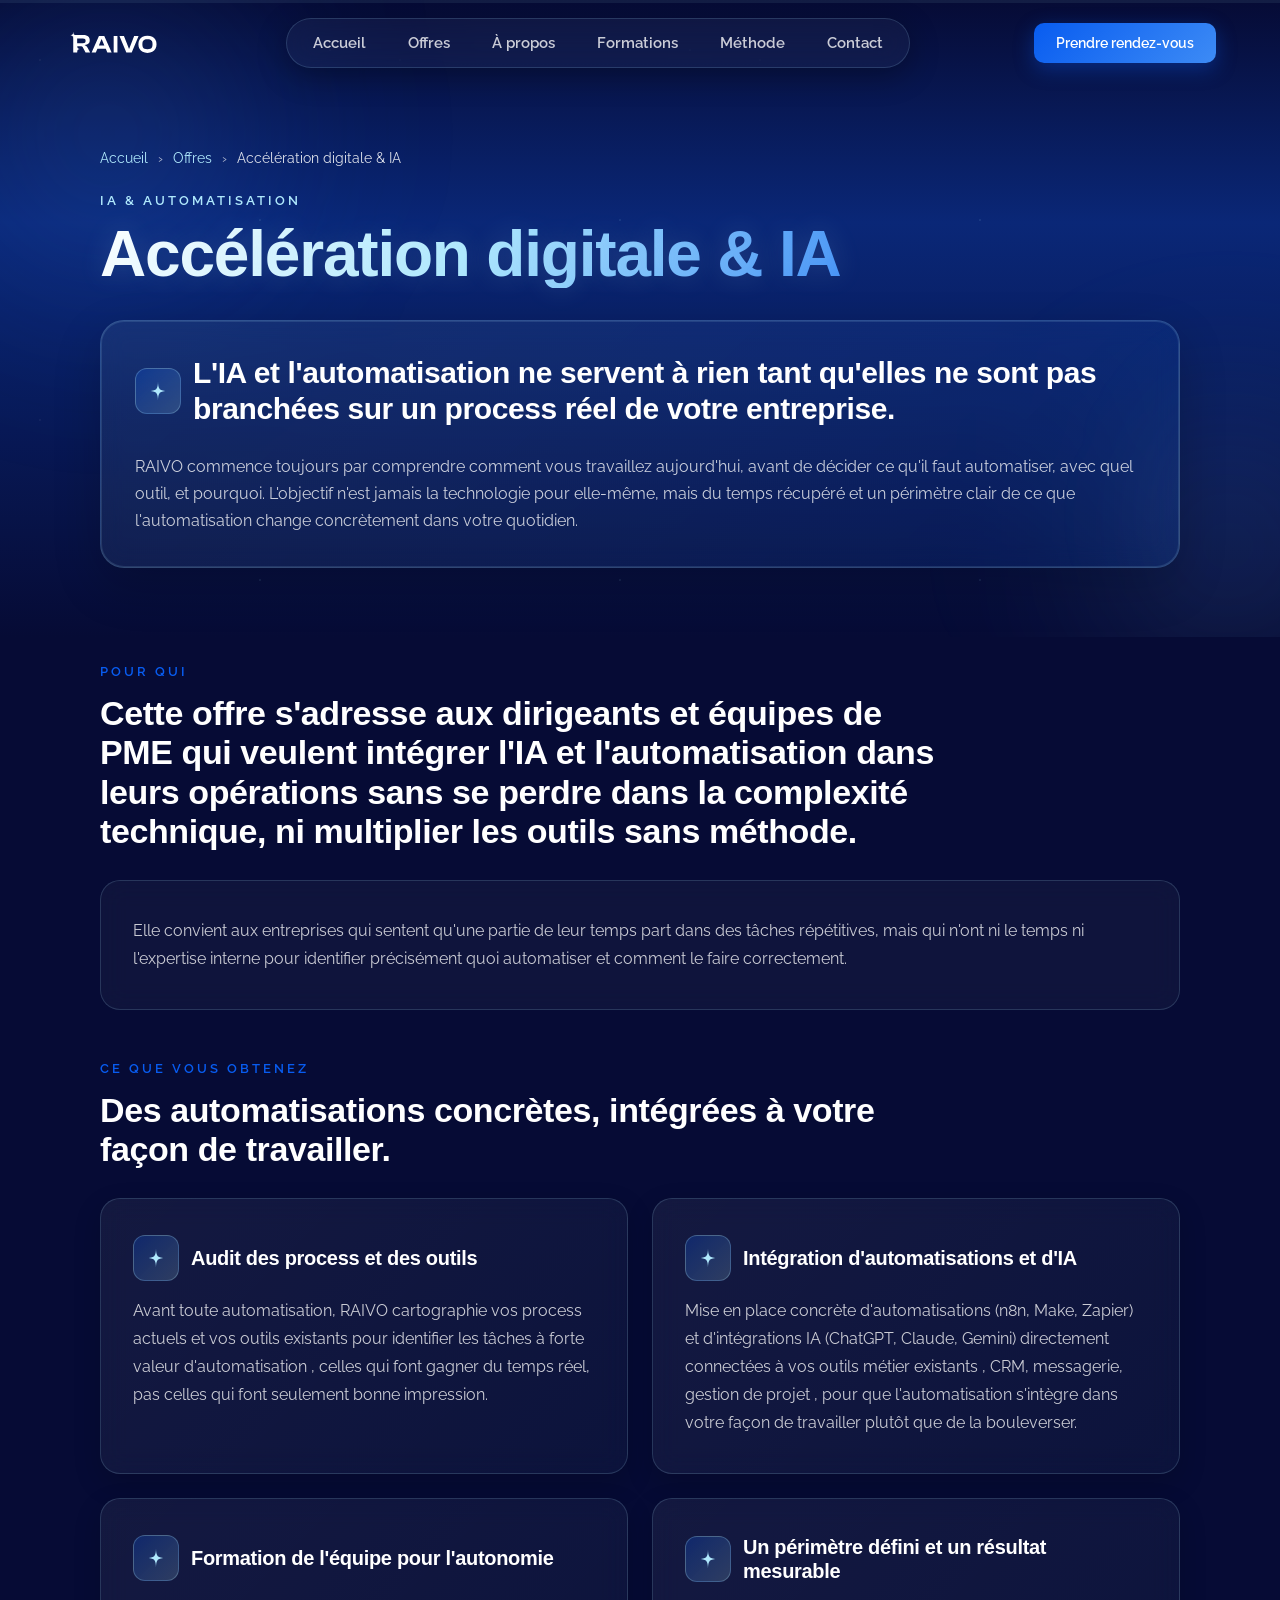
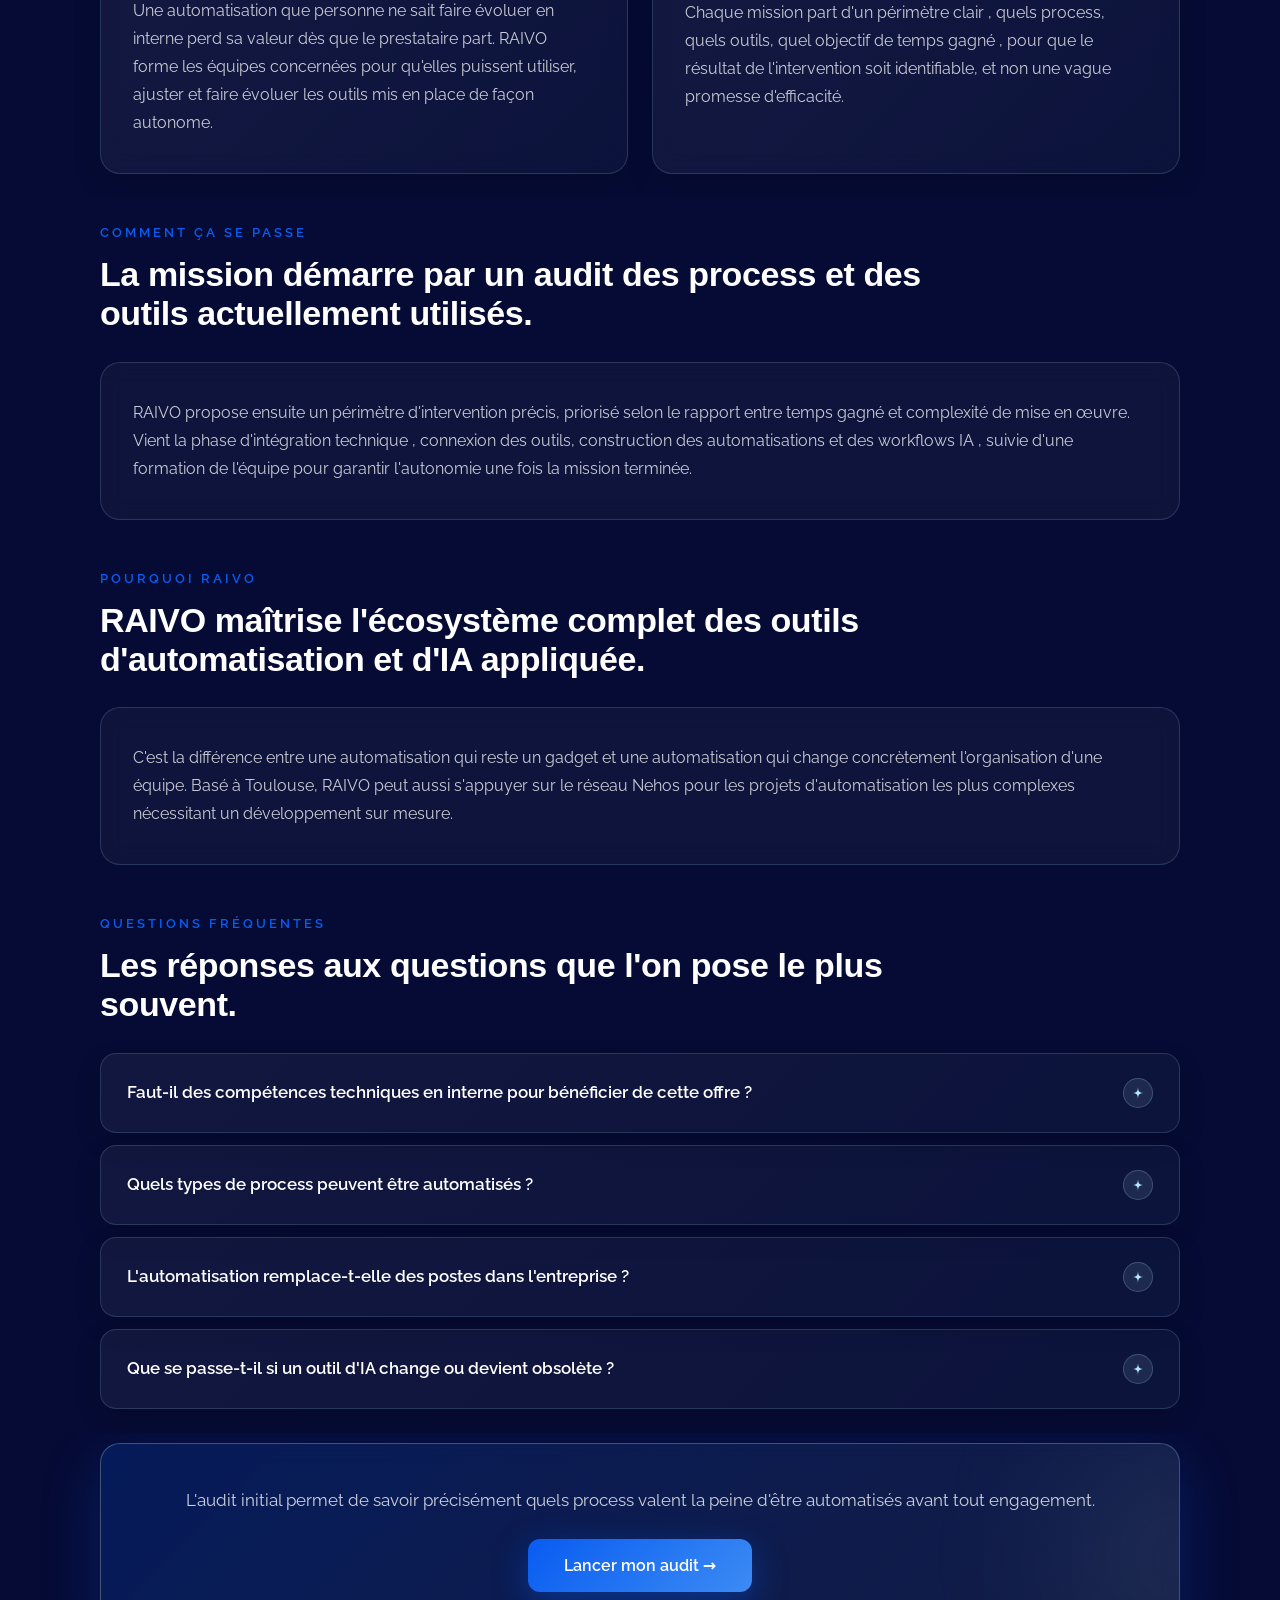
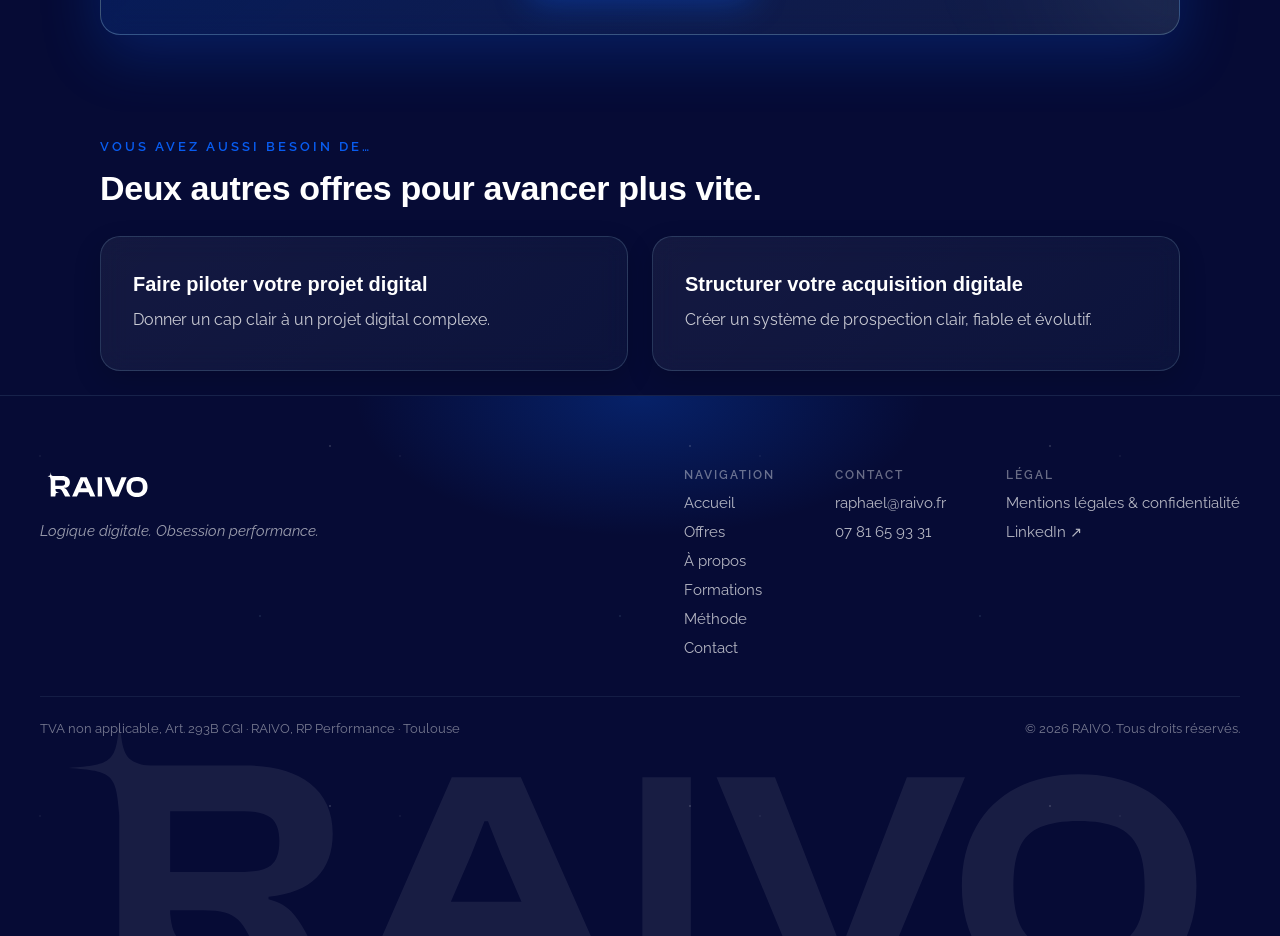
<file: acceleration-digitale-ia/index.html>
<!DOCTYPE html>
<html lang="fr">
<head>
<meta charset="utf-8">
<meta name="viewport" content="width=device-width, initial-scale=1">
<title>Intégration IA et automatisation pour PME | RAIVO Toulouse</title>
<link rel="icon" type="image/svg+xml" href="../assets/favicon.svg">
<link rel="icon" type="image/png" sizes="32x32" href="../assets/favicon-32.png">
<link rel="icon" type="image/png" sizes="16x16" href="../assets/favicon-16.png">
<link rel="apple-touch-icon" sizes="180x180" href="../assets/apple-touch-icon.png">
<meta name="description" content="Gagnez du temps sans vous perdre dans la technique : audit, automatisations et IA intégrées à vos process, avec formation de vos équipes.">
<meta name="robots" content="index,follow">
<link rel="canonical" href="https://raivo.fr/acceleration-digitale-ia">
<meta property="og:type" content="website">
<meta property="og:url" content="https://raivo.fr/acceleration-digitale-ia">
<meta property="og:title" content="Intégration IA et automatisation pour PME | RAIVO Toulouse">
<meta property="og:description" content="Gagnez du temps sans vous perdre dans la technique : audit, automatisations et IA intégrées à vos process, avec formation de vos équipes.">
<meta property="og:image" content="https://raivo.fr/assets/og-image.jpg">
<meta property="og:site_name" content="RAIVO">
<meta property="og:locale" content="fr_FR">
<meta name="twitter:card" content="summary_large_image">
<meta name="twitter:title" content="Intégration IA et automatisation pour PME | RAIVO Toulouse">
<meta name="twitter:description" content="Gagnez du temps sans vous perdre dans la technique : audit, automatisations et IA intégrées à vos process, avec formation de vos équipes.">
<meta name="twitter:image" content="https://raivo.fr/assets/og-image.jpg">
<script type="application/ld+json">
{
  "@context": "https://schema.org",
  "@type": "Service",
  "name": "Accélération digitale & IA",
  "description": "RAIVO accompagne les PME dans l'intégration de l'IA et des automatisations dans leurs process métiers pour gagner du temps et réduire la complexité opérationnelle.",
  "provider": {
    "@type": "ProfessionalService",
    "name": "RAIVO",
    "url": "https://raivo.fr"
  },
  "areaServed": "France",
  "serviceType": "Automatisation et IA"
}
</script>
<link rel="preconnect" href="https://fonts.googleapis.com">
<link rel="preconnect" href="https://fonts.gstatic.com" crossorigin>
<link href="https://api.fontshare.com/v2/css?f[]=clash-display@600,700&display=swap" rel="stylesheet">
<link href="https://fonts.googleapis.com/css2?family=Raleway:wght@400;500;600;700&display=swap" rel="stylesheet">
<link rel="stylesheet" href="../css/style.css">
</head>
<body>
<div class="rv-progress-track"><div class="rv-progress-bar" data-progress-bar></div></div>

<header class="rv-header" data-header>
  <div class="rv-header-inner">
    <a href="../index.html" class="rv-logo" aria-label="RAIVO, accueil">
      <img src="../assets/raivo-logo-wide.svg" alt="Logo RAIVO" width="129" height="31">
    </a>
    <nav class="rv-tubelight" aria-label="Navigation principale">
      <a class="rv-nav-item" href="../index.html#accueil">Accueil</a>
      <a class="rv-nav-item" href="../index.html#offres">Offres</a>
      <a class="rv-nav-item" href="../index.html#apropos">À propos</a>
      <a class="rv-nav-item" href="../index.html#formations">Formations</a>
      <a class="rv-nav-item" href="../index.html#methode">Méthode</a>
      <a class="rv-nav-item" href="../index.html#contact">Contact</a>
    </nav>
    <a class="rv-cta-header" href="../rendez-vous.html" aria-label="Prendre rendez-vous">Prendre rendez-vous</a>
    <button type="button" class="rv-burger" data-burger aria-label="Ouvrir le menu" aria-expanded="false">
      <svg width="18" height="18" viewBox="0 0 24 24" aria-hidden="true">
        <path class="icon-close" d="M5 5L19 19M19 5L5 19" stroke="#fff" stroke-width="2" stroke-linecap="round"></path>
        <path class="icon-open" d="M4 7H20M4 12H20M4 17H20" stroke="#fff" stroke-width="2" stroke-linecap="round"></path>
      </svg>
    </button>
  </div>
  <div class="rv-mobile-menu" data-mobile-menu>
    <a href="../index.html#accueil">Accueil</a>
    <a href="../index.html#offres">Offres</a>
    <a href="../index.html#apropos">À propos</a>
    <a href="../index.html#formations">Formations</a>
    <a href="../index.html#methode">Méthode</a>
    <a href="../index.html#contact">Contact</a>
    <a href="../rendez-vous.html" class="rv-mobile-cta">Prendre rendez-vous</a>
  </div>
</header>

<main>
<section class="service-hero" aria-labelledby="page-title">
  <div class="rv-stars" aria-hidden="true"></div>
  <div class="service-hero-inner">
    <nav class="service-breadcrumb" aria-label="Fil d'Ariane">
      <a href="../index.html">Accueil</a>
      <span aria-hidden="true">›</span>
      <a href="../index.html#offres">Offres</a>
      <span aria-hidden="true">›</span>
      <span aria-current="page">Accélération digitale &amp; IA</span>
    </nav>
    <span class="rv-eyebrow sky">IA &amp; automatisation</span>
    <h1 id="page-title">Accélération digitale &amp; IA</h1>
    <div class="service-hero-card rv-card rv-card-tint">
      <div class="rv-card-title-row">
        <div class="rv-icon-badge" aria-hidden="true"><svg width="20" height="20" viewBox="0 0 100 100"><path d="M50 0 C50 42 58 50 100 50 C58 50 50 58 50 100 C50 58 42 50 0 50 C42 50 50 42 50 0 Z" fill="#b0e9fd"/></svg></div>
        <h2>L'IA et l'automatisation ne servent à rien tant qu'elles ne sont pas branchées sur un process réel de votre entreprise.</h2>
      </div>
      <p>RAIVO commence toujours par comprendre comment vous travaillez aujourd'hui, avant de décider ce qu'il faut automatiser, avec quel outil, et pourquoi. L'objectif n'est jamais la technologie pour elle-même, mais du temps récupéré et un périmètre clair de ce que l'automatisation change concrètement dans votre quotidien.</p>
    </div>
  </div>
</section>

<section class="rv-section service-section" aria-labelledby="pour-qui-title">
  <div class="rv-wrap service-wrap">
    <div class="service-section-head">
      <span class="rv-eyebrow">Pour qui</span>
      <h2 id="pour-qui-title">Cette offre s'adresse aux dirigeants et équipes de PME qui veulent intégrer l'IA et l'automatisation dans leurs opérations sans se perdre dans la complexité technique, ni multiplier les outils sans méthode.</h2>
    </div>
    <div class="rv-card">
      <p>Elle convient aux entreprises qui sentent qu'une partie de leur temps part dans des tâches répétitives, mais qui n'ont ni le temps ni l'expertise interne pour identifier précisément quoi automatiser et comment le faire correctement.</p>
    </div>
  </div>
</section>

<section class="rv-section service-section" aria-labelledby="obtenez-title">
  <div class="rv-wrap service-wrap">
    <div class="service-section-head">
      <span class="rv-eyebrow">Ce que vous obtenez</span>
      <h2 id="obtenez-title">Des automatisations concrètes, intégrées à votre façon de travailler.</h2>
    </div>
    <div class="service-grid">
      <article class="rv-card service-card">
        <div class="rv-card-title-row">
          <div class="rv-icon-badge" aria-hidden="true"><svg width="20" height="20" viewBox="0 0 100 100"><path d="M50 0 C50 42 58 50 100 50 C58 50 50 58 50 100 C50 58 42 50 0 50 C42 50 50 42 50 0 Z" fill="#b0e9fd"/></svg></div>
          <h3>Audit des process et des outils</h3>
        </div>
        <p>Avant toute automatisation, RAIVO cartographie vos process actuels et vos outils existants pour identifier les tâches à forte valeur d'automatisation , celles qui font gagner du temps réel, pas celles qui font seulement bonne impression.</p>
      </article>
      <article class="rv-card service-card">
        <div class="rv-card-title-row">
          <div class="rv-icon-badge" aria-hidden="true"><svg width="20" height="20" viewBox="0 0 100 100"><path d="M50 0 C50 42 58 50 100 50 C58 50 50 58 50 100 C50 58 42 50 0 50 C42 50 50 42 50 0 Z" fill="#b0e9fd"/></svg></div>
          <h3>Intégration d'automatisations et d'IA</h3>
        </div>
        <p>Mise en place concrète d'automatisations (n8n, Make, Zapier) et d'intégrations IA (ChatGPT, Claude, Gemini) directement connectées à vos outils métier existants , CRM, messagerie, gestion de projet , pour que l'automatisation s'intègre dans votre façon de travailler plutôt que de la bouleverser.</p>
      </article>
      <article class="rv-card service-card">
        <div class="rv-card-title-row">
          <div class="rv-icon-badge" aria-hidden="true"><svg width="20" height="20" viewBox="0 0 100 100"><path d="M50 0 C50 42 58 50 100 50 C58 50 50 58 50 100 C50 58 42 50 0 50 C42 50 50 42 50 0 Z" fill="#b0e9fd"/></svg></div>
          <h3>Formation de l'équipe pour l'autonomie</h3>
        </div>
        <p>Une automatisation que personne ne sait faire évoluer en interne perd sa valeur dès que le prestataire part. RAIVO forme les équipes concernées pour qu'elles puissent utiliser, ajuster et faire évoluer les outils mis en place de façon autonome.</p>
      </article>
      <article class="rv-card service-card">
        <div class="rv-card-title-row">
          <div class="rv-icon-badge" aria-hidden="true"><svg width="20" height="20" viewBox="0 0 100 100"><path d="M50 0 C50 42 58 50 100 50 C58 50 50 58 50 100 C50 58 42 50 0 50 C42 50 50 42 50 0 Z" fill="#b0e9fd"/></svg></div>
          <h3>Un périmètre défini et un résultat mesurable</h3>
        </div>
        <p>Chaque mission part d'un périmètre clair , quels process, quels outils, quel objectif de temps gagné , pour que le résultat de l'intervention soit identifiable, et non une vague promesse d'efficacité.</p>
      </article>
    </div>
  </div>
</section>

<section class="rv-section service-section" aria-labelledby="comment-title">
  <div class="rv-wrap service-wrap">
    <div class="service-section-head">
      <span class="rv-eyebrow">Comment ça se passe</span>
      <h2 id="comment-title">La mission démarre par un audit des process et des outils actuellement utilisés.</h2>
    </div>
    <div class="rv-card">
      <p>RAIVO propose ensuite un périmètre d'intervention précis, priorisé selon le rapport entre temps gagné et complexité de mise en œuvre. Vient la phase d'intégration technique , connexion des outils, construction des automatisations et des workflows IA , suivie d'une formation de l'équipe pour garantir l'autonomie une fois la mission terminée.</p>
    </div>
  </div>
</section>

<section class="rv-section service-section" aria-labelledby="pourquoi-title">
  <div class="rv-wrap service-wrap">
    <div class="service-section-head">
      <span class="rv-eyebrow">Pourquoi RAIVO</span>
      <h2 id="pourquoi-title">RAIVO maîtrise l'écosystème complet des outils d'automatisation et d'IA appliquée.</h2>
    </div>
    <div class="rv-card">
      <p>C'est la différence entre une automatisation qui reste un gadget et une automatisation qui change concrètement l'organisation d'une équipe. Basé à Toulouse, RAIVO peut aussi s'appuyer sur le réseau Nehos pour les projets d'automatisation les plus complexes nécessitant un développement sur mesure.</p>
    </div>
  </div>
</section>

<section class="rv-section service-section" aria-labelledby="faq-title">
  <div class="rv-wrap service-wrap">
    <div class="service-section-head">
      <span class="rv-eyebrow">Questions fréquentes</span>
      <h2 id="faq-title">Les réponses aux questions que l'on pose le plus souvent.</h2>
    </div>
    <div class="service-faq" data-accordion="multi">
      <div class="rv-faq-item" data-accordion-item data-open="false">
        <button type="button" class="rv-faq-q" data-accordion-toggle aria-expanded="false"><span class="txt">Faut-il des compétences techniques en interne pour bénéficier de cette offre ?</span><span class="rv-faq-icon" aria-hidden="true"><svg width="14" height="14" viewBox="0 0 100 100"><path d="M50 0 C50 42 58 50 100 50 C58 50 50 58 50 100 C50 58 42 50 0 50 C42 50 50 42 50 0 Z" fill="#b0e9fd"/></svg></span></button>
        <div class="rv-faq-ans"><div class="rv-faq-ans-inner">Non, c'est justement le principe : RAIVO gère la complexité technique et forme l'équipe à l'utilisation, pas au développement des outils.</div></div>
      </div>
      <div class="rv-faq-item" data-accordion-item data-open="false">
        <button type="button" class="rv-faq-q" data-accordion-toggle aria-expanded="false"><span class="txt">Quels types de process peuvent être automatisés ?</span><span class="rv-faq-icon" aria-hidden="true"><svg width="14" height="14" viewBox="0 0 100 100"><path d="M50 0 C50 42 58 50 100 50 C58 50 50 58 50 100 C50 58 42 50 0 50 C42 50 50 42 50 0 Z" fill="#b0e9fd"/></svg></span></button>
        <div class="rv-faq-ans"><div class="rv-faq-ans-inner">Le champ est large , traitement des leads entrants, relances clients, reporting interne, génération de contenu, tri et qualification d'informations. L'audit initial permet de prioriser selon votre activité réelle.</div></div>
      </div>
      <div class="rv-faq-item" data-accordion-item data-open="false">
        <button type="button" class="rv-faq-q" data-accordion-toggle aria-expanded="false"><span class="txt">L'automatisation remplace-t-elle des postes dans l'entreprise ?</span><span class="rv-faq-icon" aria-hidden="true"><svg width="14" height="14" viewBox="0 0 100 100"><path d="M50 0 C50 42 58 50 100 50 C58 50 50 58 50 100 C50 58 42 50 0 50 C42 50 50 42 50 0 Z" fill="#b0e9fd"/></svg></span></button>
        <div class="rv-faq-ans"><div class="rv-faq-ans-inner">L'objectif de RAIVO est de libérer du temps sur les tâches répétitives pour que les équipes se concentrent sur ce qui a le plus de valeur, pas de remplacer des rôles. Le périmètre est toujours discuté et défini avec vous en amont.</div></div>
      </div>
      <div class="rv-faq-item" data-accordion-item data-open="false">
        <button type="button" class="rv-faq-q" data-accordion-toggle aria-expanded="false"><span class="txt">Que se passe-t-il si un outil d'IA change ou devient obsolète ?</span><span class="rv-faq-icon" aria-hidden="true"><svg width="14" height="14" viewBox="0 0 100 100"><path d="M50 0 C50 42 58 50 100 50 C58 50 50 58 50 100 C50 58 42 50 0 50 C42 50 50 42 50 0 Z" fill="#b0e9fd"/></svg></span></button>
        <div class="rv-faq-ans"><div class="rv-faq-ans-inner">Les automatisations sont construites de façon modulaire et documentée, ce qui permet de remplacer un outil par un autre sans reconstruire l'ensemble du système.</div></div>
      </div>
    </div>
  </div>
</section>

<section class="rv-section service-cta-section" aria-labelledby="cta-title">
  <div class="rv-wrap service-wrap">
    <div class="rv-card rv-card-tint service-cta-card">
      <p class="service-cta-label">L'audit initial permet de savoir précisément quels process valent la peine d'être automatisés avant tout engagement.</p>
      <a href="../rendez-vous.html" class="rv-btn rv-btn-primary" id="cta-title">Lancer mon audit →</a>
    </div>
  </div>
</section>

<section class="rv-section service-section" aria-labelledby="related-title">
  <div class="rv-wrap service-wrap">
    <div class="service-section-head">
      <span class="rv-eyebrow">Vous avez aussi besoin de…</span>
      <h2 id="related-title">Deux autres offres pour avancer plus vite.</h2>
    </div>
    <div class="service-related-grid">
      <a href="../direction-de-projet-digital-externalisee/" class="rv-card service-related-card">
        <h3>Faire piloter votre projet digital</h3>
        <p>Donner un cap clair à un projet digital complexe.</p>
      </a>
      <a href="../prospection-digitale-cle-en-main/" class="rv-card service-related-card">
        <h3>Structurer votre acquisition digitale</h3>
        <p>Créer un système de prospection clair, fiable et évolutif.</p>
      </a>
    </div>
  </div>
</section>
</main>

<footer class="rv-footer">
  <div class="rv-footer-glow" aria-hidden="true"></div>
  <div class="rv-stars" aria-hidden="true"></div>
  <img src="../assets/raivo-logo-wide.svg" alt="" aria-hidden="true" width="1280" height="308" loading="lazy" class="rv-footer-watermark">
  <div class="rv-footer-inner">
    <div class="rv-footer-top">
      <div class="rv-footer-brand">
        <img src="../assets/raivo-logo-wide.svg" alt="Logo RAIVO" width="150" height="36">
        <p>Logique digitale. Obsession performance.</p>
      </div>
      <div class="rv-footer-cols">
        <div class="rv-footer-col">
          <span class="head">Navigation</span>
          <a href="../index.html#accueil">Accueil</a>
          <a href="../index.html#offres">Offres</a>
          <a href="../index.html#apropos">À propos</a>
          <a href="../index.html#formations">Formations</a>
          <a href="../index.html#methode">Méthode</a>
          <a href="../index.html#contact">Contact</a>
        </div>
        <div class="rv-footer-col">
          <span class="head">Contact</span>
          <a href="mailto:raphael@raivo.fr">raphael@raivo.fr</a>
          <a href="tel:+33781659331">07 81 65 93 31</a>
        </div>
        <div class="rv-footer-col">
          <span class="head">Légal</span>
          <a href="../mentions-legales.html">Mentions légales & confidentialité</a>
          <a href="https://www.linkedin.com/in/rapha%C3%ABl-poirier/" target="_blank" rel="noopener" aria-label="LinkedIn RAIVO">LinkedIn ↗</a>
        </div>
      </div>
    </div>
    <div class="rv-footer-bottom">
      <span>TVA non applicable, Art. 293B CGI · RAIVO, RP Performance · Toulouse</span>
      <span>© 2026 RAIVO. Tous droits réservés.</span>
    </div>
  </div>
</footer>

<script src="../js/main.js"></script>
<script>
window.axeptioSettings = {
  clientId: "6a49245755cf01ff65aa2dd6",
  cookiesVersion: "5f101598-992e-487b-aebd-4d98815784bb",
  googleConsentMode: {
    default: {
      analytics_storage: "denied",
      ad_storage: "denied",
      ad_user_data: "denied",
      ad_personalization: "denied",
      wait_for_update: 500
    }
  }
};
(function(d, s) {
  var t = d.getElementsByTagName(s)[0], e = d.createElement(s);
  e.async = true; e.src = "//static.axept.io/sdk.js";
  t.parentNode.insertBefore(e, t);
})(document, "script");
</script>
</body>
</html>
</file>
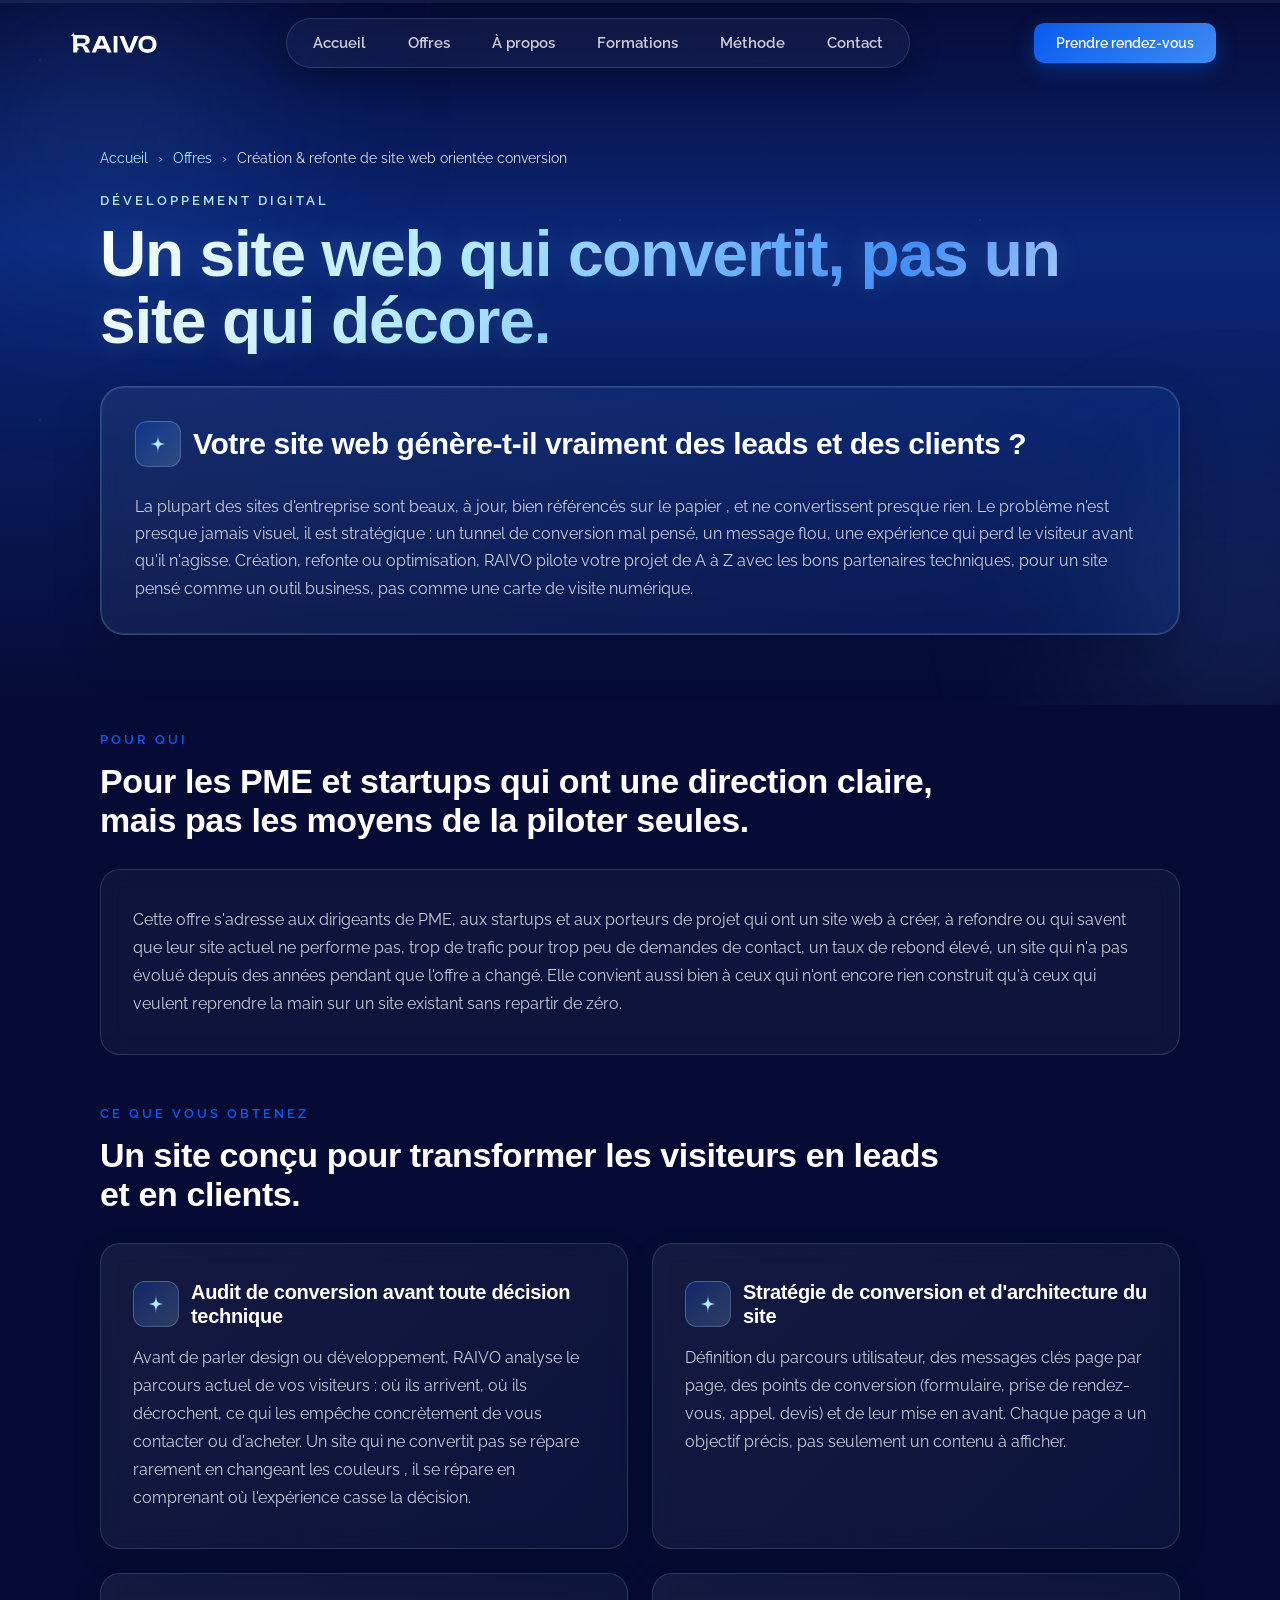
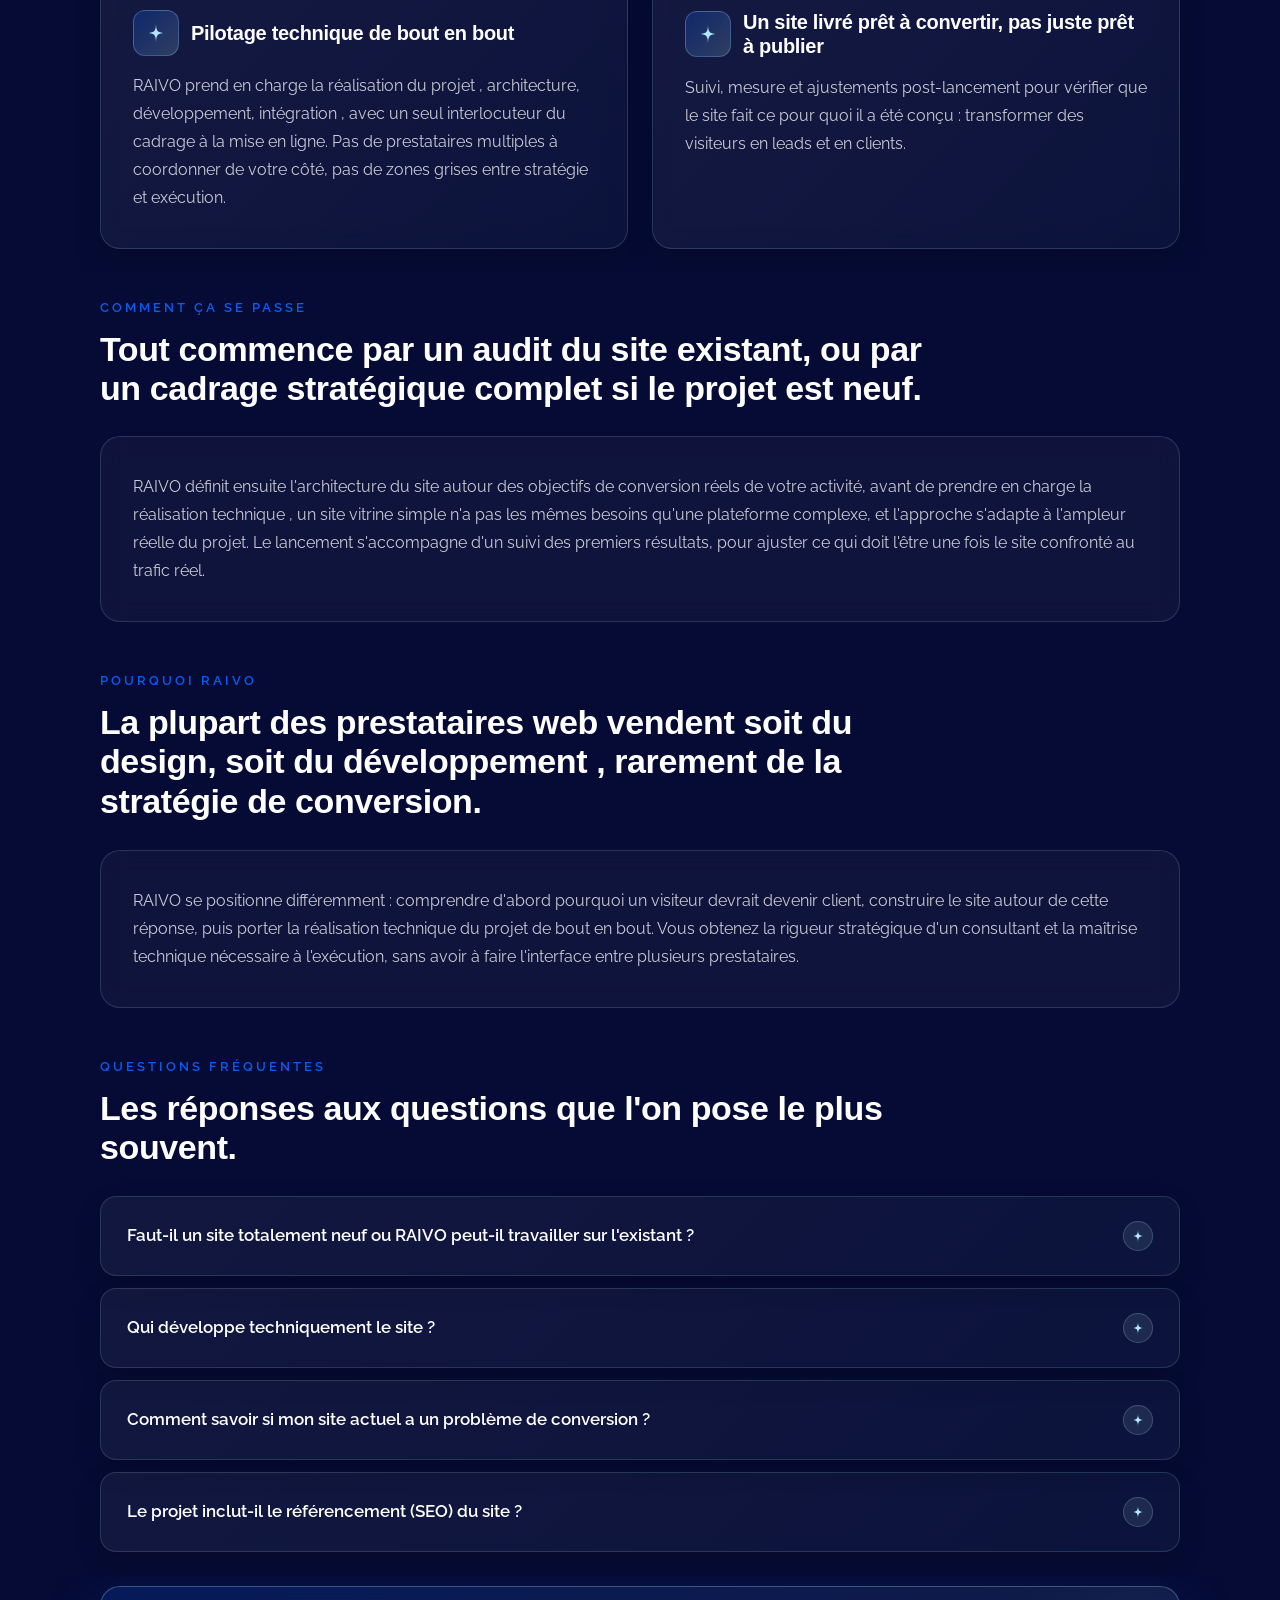
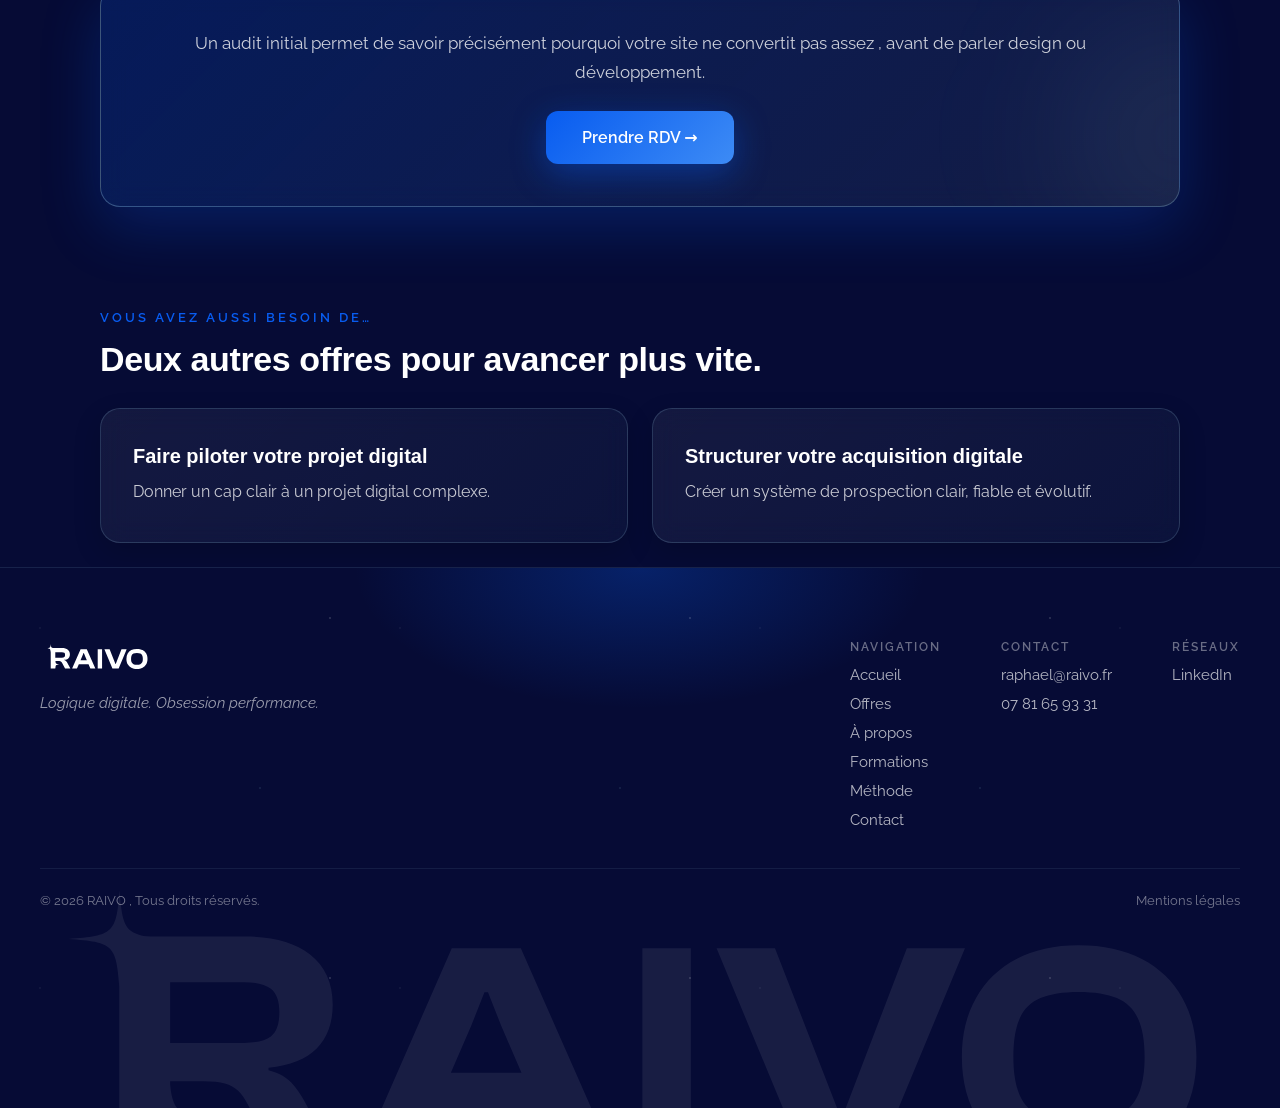
<file: creation-refonte-site-web-conversion/index.html>
<!DOCTYPE html>
<html lang="fr">
<head>
<meta charset="utf-8">
<meta name="viewport" content="width=device-width, initial-scale=1">
<title>Création & refonte de site web qui convertit | RAIVO</title>
<link rel="icon" type="image/svg+xml" href="../assets/favicon.svg">
<link rel="icon" type="image/png" sizes="32x32" href="../assets/favicon-32.png">
<link rel="icon" type="image/png" sizes="16x16" href="../assets/favicon-16.png">
<link rel="apple-touch-icon" sizes="180x180" href="../assets/apple-touch-icon.png">
<meta name="description" content="Un site qui existe ne suffit pas. RAIVO pilote la création ou la refonte de votre site web pour générer des leads et des clients, avec les bons partenaires techniques.">
<meta name="robots" content="index,follow">
<link rel="canonical" href="https://raivo.fr/creation-refonte-site-web-conversion">
<meta property="og:type" content="website">
<meta property="og:url" content="https://raivo.fr/creation-refonte-site-web-conversion">
<meta property="og:title" content="Création & refonte de site web qui convertit | RAIVO">
<meta property="og:description" content="Un site qui existe ne suffit pas. RAIVO pilote la création ou la refonte de votre site web pour générer des leads et des clients, avec les bons partenaires techniques.">
<meta property="og:image" content="https://raivo.fr/assets/og-image.jpg">
<meta property="og:site_name" content="RAIVO">
<meta property="og:locale" content="fr_FR">
<meta name="twitter:card" content="summary_large_image">
<meta name="twitter:title" content="Création & refonte de site web qui convertit | RAIVO">
<meta name="twitter:description" content="Un site qui existe ne suffit pas. RAIVO pilote la création ou la refonte de votre site web pour générer des leads et des clients, avec les bons partenaires techniques.">
<meta name="twitter:image" content="https://raivo.fr/assets/og-image.jpg">
<script type="application/ld+json">
{
  "@context": "https://schema.org",
  "@type": "Service",
  "name": "Création & refonte de site web orientée conversion",
  "description": "RAIVO pilote la création ou la refonte de sites web orientés conversion pour aider les PME, startups et porteurs de projet à générer des leads et des clients.",
  "provider": {
    "@type": "ProfessionalService",
    "name": "RAIVO",
    "url": "https://raivo.fr"
  },
  "areaServed": "France",
  "serviceType": "Création et refonte de site web"
}
</script>
<link rel="preconnect" href="https://fonts.googleapis.com">
<link rel="preconnect" href="https://fonts.gstatic.com" crossorigin>
<link href="https://api.fontshare.com/v2/css?f[]=clash-display@600,700&display=swap" rel="stylesheet">
<link href="https://fonts.googleapis.com/css2?family=Raleway:wght@400;500;600;700&display=swap" rel="stylesheet">
<link rel="stylesheet" href="../css/style.css">
</head>
<body>
<div class="rv-progress-track"><div class="rv-progress-bar" data-progress-bar></div></div>

<header class="rv-header" data-header>
  <div class="rv-header-inner">
    <a href="../index.html" class="rv-logo" aria-label="RAIVO, accueil">
      <img src="../assets/raivo-logo-wide.svg" alt="Logo RAIVO" width="129" height="31">
    </a>
    <nav class="rv-tubelight" aria-label="Navigation principale">
      <a class="rv-nav-item" href="../index.html#accueil">Accueil</a>
      <a class="rv-nav-item" href="../index.html#offres">Offres</a>
      <a class="rv-nav-item" href="../index.html#apropos">À propos</a>
      <a class="rv-nav-item" href="../index.html#formations">Formations</a>
      <a class="rv-nav-item" href="../index.html#methode">Méthode</a>
      <a class="rv-nav-item" href="../index.html#contact">Contact</a>
    </nav>
    <a class="rv-cta-header" href="../rendez-vous.html" aria-label="Prendre rendez-vous">Prendre rendez-vous</a>
    <button type="button" class="rv-burger" data-burger aria-label="Ouvrir le menu" aria-expanded="false">
      <svg width="18" height="18" viewBox="0 0 24 24" aria-hidden="true">
        <path class="icon-close" d="M5 5L19 19M19 5L5 19" stroke="#fff" stroke-width="2" stroke-linecap="round"></path>
        <path class="icon-open" d="M4 7H20M4 12H20M4 17H20" stroke="#fff" stroke-width="2" stroke-linecap="round"></path>
      </svg>
    </button>
  </div>
  <div class="rv-mobile-menu" data-mobile-menu>
    <a href="../index.html#accueil">Accueil</a>
    <a href="../index.html#offres">Offres</a>
    <a href="../index.html#apropos">À propos</a>
    <a href="../index.html#formations">Formations</a>
    <a href="../index.html#methode">Méthode</a>
    <a href="../index.html#contact">Contact</a>
    <a href="../rendez-vous.html" class="rv-mobile-cta">Prendre rendez-vous</a>
  </div>
</header>

<main>
<section class="service-hero" aria-labelledby="page-title">
  <div class="rv-stars" aria-hidden="true"></div>
  <a href="../index.html#site-conversion" style="position:absolute;left:-9999px;" aria-label="Voir la section correspondante sur la home">Voir la section correspondante sur la home</a>
  <div class="service-hero-inner">
    <nav class="service-breadcrumb" aria-label="Fil d'Ariane">
      <a href="../index.html">Accueil</a>
      <span aria-hidden="true">›</span>
      <a href="../index.html#offres">Offres</a>
      <span aria-hidden="true">›</span>
      <span aria-current="page">Création &amp; refonte de site web orientée conversion</span>
    </nav>
    <span class="rv-eyebrow sky">Développement digital</span>
    <h1 id="page-title">Un site web qui convertit, pas un site qui décore.</h1>
    <div class="service-hero-card rv-card rv-card-tint">
      <div class="rv-card-title-row">
        <div class="rv-icon-badge" aria-hidden="true"><svg width="20" height="20" viewBox="0 0 100 100"><path d="M50 0 C50 42 58 50 100 50 C58 50 50 58 50 100 C50 58 42 50 0 50 C42 50 50 42 50 0 Z" fill="#b0e9fd"/></svg></div>
        <h2>Votre site web génère-t-il vraiment des leads et des clients ?</h2>
      </div>
      <p>La plupart des sites d'entreprise sont beaux, à jour, bien référencés sur le papier , et ne convertissent presque rien. Le problème n'est presque jamais visuel, il est stratégique : un tunnel de conversion mal pensé, un message flou, une expérience qui perd le visiteur avant qu'il n'agisse. Création, refonte ou optimisation, RAIVO pilote votre projet de A à Z avec les bons partenaires techniques, pour un site pensé comme un outil business, pas comme une carte de visite numérique.</p>
    </div>
  </div>
</section>

<section class="rv-section service-section" aria-labelledby="pour-qui-title">
  <div class="rv-wrap service-wrap">
    <div class="service-section-head">
      <span class="rv-eyebrow">Pour qui</span>
      <h2 id="pour-qui-title">Pour les PME et startups qui ont une direction claire, mais pas les moyens de la piloter seules.</h2>
    </div>
    <div class="rv-card">
      <p>Cette offre s'adresse aux dirigeants de PME, aux startups et aux porteurs de projet qui ont un site web à créer, à refondre ou qui savent que leur site actuel ne performe pas, trop de trafic pour trop peu de demandes de contact, un taux de rebond élevé, un site qui n'a pas évolué depuis des années pendant que l'offre a changé. Elle convient aussi bien à ceux qui n'ont encore rien construit qu'à ceux qui veulent reprendre la main sur un site existant sans repartir de zéro.</p>
    </div>
  </div>
</section>

<section class="rv-section service-section" aria-labelledby="obtenez-title">
  <div class="rv-wrap service-wrap">
    <div class="service-section-head">
      <span class="rv-eyebrow">Ce que vous obtenez</span>
      <h2 id="obtenez-title">Un site conçu pour transformer les visiteurs en leads et en clients.</h2>
    </div>
    <div class="service-grid">
      <article class="rv-card service-card">
        <div class="rv-card-title-row">
          <div class="rv-icon-badge" aria-hidden="true"><svg width="20" height="20" viewBox="0 0 100 100"><path d="M50 0 C50 42 58 50 100 50 C58 50 50 58 50 100 C50 58 42 50 0 50 C42 50 50 42 50 0 Z" fill="#b0e9fd"/></svg></div>
          <h3>Audit de conversion avant toute décision technique</h3>
        </div>
        <p>Avant de parler design ou développement, RAIVO analyse le parcours actuel de vos visiteurs : où ils arrivent, où ils décrochent, ce qui les empêche concrètement de vous contacter ou d'acheter. Un site qui ne convertit pas se répare rarement en changeant les couleurs , il se répare en comprenant où l'expérience casse la décision.</p>
      </article>
      <article class="rv-card service-card">
        <div class="rv-card-title-row">
          <div class="rv-icon-badge" aria-hidden="true"><svg width="20" height="20" viewBox="0 0 100 100"><path d="M50 0 C50 42 58 50 100 50 C58 50 50 58 50 100 C50 58 42 50 0 50 C42 50 50 42 50 0 Z" fill="#b0e9fd"/></svg></div>
          <h3>Stratégie de conversion et d'architecture du site</h3>
        </div>
        <p>Définition du parcours utilisateur, des messages clés page par page, des points de conversion (formulaire, prise de rendez-vous, appel, devis) et de leur mise en avant. Chaque page a un objectif précis, pas seulement un contenu à afficher.</p>
      </article>
      <article class="rv-card service-card">
        <div class="rv-card-title-row">
          <div class="rv-icon-badge" aria-hidden="true"><svg width="20" height="20" viewBox="0 0 100 100"><path d="M50 0 C50 42 58 50 100 50 C58 50 50 58 50 100 C50 58 42 50 0 50 C42 50 50 42 50 0 Z" fill="#b0e9fd"/></svg></div>
          <h3>Pilotage technique de bout en bout</h3>
        </div>
        <p>RAIVO prend en charge la réalisation du projet , architecture, développement, intégration , avec un seul interlocuteur du cadrage à la mise en ligne. Pas de prestataires multiples à coordonner de votre côté, pas de zones grises entre stratégie et exécution.</p>
      </article>
      <article class="rv-card service-card">
        <div class="rv-card-title-row">
          <div class="rv-icon-badge" aria-hidden="true"><svg width="20" height="20" viewBox="0 0 100 100"><path d="M50 0 C50 42 58 50 100 50 C58 50 50 58 50 100 C50 58 42 50 0 50 C42 50 50 42 50 0 Z" fill="#b0e9fd"/></svg></div>
          <h3>Un site livré prêt à convertir, pas juste prêt à publier</h3>
        </div>
        <p>Suivi, mesure et ajustements post-lancement pour vérifier que le site fait ce pour quoi il a été conçu : transformer des visiteurs en leads et en clients.</p>
      </article>
    </div>
  </div>
</section>

<section class="rv-section service-section" aria-labelledby="comment-title">
  <div class="rv-wrap service-wrap">
    <div class="service-section-head">
      <span class="rv-eyebrow">Comment ça se passe</span>
      <h2 id="comment-title">Tout commence par un audit du site existant, ou par un cadrage stratégique complet si le projet est neuf.</h2>
    </div>
    <div class="rv-card">
      <p>RAIVO définit ensuite l'architecture du site autour des objectifs de conversion réels de votre activité, avant de prendre en charge la réalisation technique , un site vitrine simple n'a pas les mêmes besoins qu'une plateforme complexe, et l'approche s'adapte à l'ampleur réelle du projet. Le lancement s'accompagne d'un suivi des premiers résultats, pour ajuster ce qui doit l'être une fois le site confronté au trafic réel.</p>
    </div>
  </div>
</section>

<section class="rv-section service-section" aria-labelledby="pourquoi-title">
  <div class="rv-wrap service-wrap">
    <div class="service-section-head">
      <span class="rv-eyebrow">Pourquoi RAIVO</span>
      <h2 id="pourquoi-title">La plupart des prestataires web vendent soit du design, soit du développement , rarement de la stratégie de conversion.</h2>
    </div>
    <div class="rv-card">
      <p>RAIVO se positionne différemment : comprendre d'abord pourquoi un visiteur devrait devenir client, construire le site autour de cette réponse, puis porter la réalisation technique du projet de bout en bout. Vous obtenez la rigueur stratégique d'un consultant et la maîtrise technique nécessaire à l'exécution, sans avoir à faire l'interface entre plusieurs prestataires.</p>
    </div>
  </div>
</section>

<section class="rv-section service-section" aria-labelledby="faq-title">
  <div class="rv-wrap service-wrap">
    <div class="service-section-head">
      <span class="rv-eyebrow">Questions fréquentes</span>
      <h2 id="faq-title">Les réponses aux questions que l'on pose le plus souvent.</h2>
    </div>
    <div class="service-faq" data-accordion="multi">
      <div class="rv-faq-item" data-accordion-item data-open="false">
        <button type="button" class="rv-faq-q" data-accordion-toggle aria-expanded="false"><span class="txt">Faut-il un site totalement neuf ou RAIVO peut-il travailler sur l'existant ?</span><span class="rv-faq-icon" aria-hidden="true"><svg width="14" height="14" viewBox="0 0 100 100"><path d="M50 0 C50 42 58 50 100 50 C58 50 50 58 50 100 C50 58 42 50 0 50 C42 50 50 42 50 0 Z" fill="#b0e9fd"/></svg></span></button>
        <div class="rv-faq-ans"><div class="rv-faq-ans-inner">Les deux. Beaucoup de projets sont en réalité des refontes ou des optimisations ciblées d'un site qui a déjà de la valeur mais qui ne convertit pas assez , repartir de zéro n'est pas toujours nécessaire ni souhaitable.</div></div>
      </div>
      <div class="rv-faq-item" data-accordion-item data-open="false">
        <button type="button" class="rv-faq-q" data-accordion-toggle aria-expanded="false"><span class="txt">Qui développe techniquement le site ?</span><span class="rv-faq-icon" aria-hidden="true"><svg width="14" height="14" viewBox="0 0 100 100"><path d="M50 0 C50 42 58 50 100 50 C58 50 50 58 50 100 C50 58 42 50 0 50 C42 50 50 42 50 0 Z" fill="#b0e9fd"/></svg></span></button>
        <div class="rv-faq-ans"><div class="rv-faq-ans-inner">RAIVO porte le projet de bout en bout : stratégie, architecture et réalisation technique, avec un seul interlocuteur du cadrage à la mise en ligne.</div></div>
      </div>
      <div class="rv-faq-item" data-accordion-item data-open="false">
        <button type="button" class="rv-faq-q" data-accordion-toggle aria-expanded="false"><span class="txt">Comment savoir si mon site actuel a un problème de conversion ?</span><span class="rv-faq-icon" aria-hidden="true"><svg width="14" height="14" viewBox="0 0 100 100"><path d="M50 0 C50 42 58 50 100 50 C58 50 50 58 50 100 C50 58 42 50 0 50 C42 50 50 42 50 0 Z" fill="#b0e9fd"/></svg></span></button>
        <div class="rv-faq-ans"><div class="rv-faq-ans-inner">C'est justement l'objet de l'audit initial : trafic qui n'aboutit pas à des contacts, taux de rebond élevé, formulaire jamais rempli, visiteurs qui ne comprennent pas l'offre en quelques secondes , ce sont les signaux les plus courants, et l'audit permet de les objectiver plutôt que de deviner.</div></div>
      </div>
      <div class="rv-faq-item" data-accordion-item data-open="false">
        <button type="button" class="rv-faq-q" data-accordion-toggle aria-expanded="false"><span class="txt">Le projet inclut-il le référencement (SEO) du site ?</span><span class="rv-faq-icon" aria-hidden="true"><svg width="14" height="14" viewBox="0 0 100 100"><path d="M50 0 C50 42 58 50 100 50 C58 50 50 58 50 100 C50 58 42 50 0 50 C42 50 50 42 50 0 Z" fill="#b0e9fd"/></svg></span></button>
        <div class="rv-faq-ans"><div class="rv-faq-ans-inner">La structure du site est pensée dès le départ pour être compatible avec un bon référencement naturel. Le travail SEO à proprement parler peut être intégré au projet selon vos besoins , à discuter ensemble lors du cadrage.</div></div>
      </div>
    </div>
  </div>
</section>

<section class="rv-section service-cta-section" aria-labelledby="cta-title">
  <div class="rv-wrap service-wrap">
    <div class="rv-card rv-card-tint service-cta-card">
      <p class="service-cta-label">Un audit initial permet de savoir précisément pourquoi votre site ne convertit pas assez , avant de parler design ou développement.</p>
      <a href="../rendez-vous.html" class="rv-btn rv-btn-primary" id="cta-title">Prendre RDV →</a>
    </div>
  </div>
</section>

<section class="rv-section service-section" aria-labelledby="related-title">
  <div class="rv-wrap service-wrap">
    <div class="service-section-head">
      <span class="rv-eyebrow">Vous avez aussi besoin de…</span>
      <h2 id="related-title">Deux autres offres pour avancer plus vite.</h2>
    </div>
    <div class="service-related-grid">
      <a href="../direction-de-projet-digital-externalisee/" class="rv-card service-related-card">
        <h3>Faire piloter votre projet digital</h3>
        <p>Donner un cap clair à un projet digital complexe.</p>
      </a>
      <a href="../prospection-digitale-cle-en-main/" class="rv-card service-related-card">
        <h3>Structurer votre acquisition digitale</h3>
        <p>Créer un système de prospection clair, fiable et évolutif.</p>
      </a>
    </div>
  </div>
</section>
</main>

<footer class="rv-footer">
  <div class="rv-footer-glow" aria-hidden="true"></div>
  <div class="rv-stars" aria-hidden="true"></div>
  <img src="../assets/raivo-logo-wide.svg" alt="" aria-hidden="true" width="1280" height="308" loading="lazy" class="rv-footer-watermark">
  <div class="rv-footer-inner">
    <div class="rv-footer-top">
      <div class="rv-footer-brand">
        <img src="../assets/raivo-logo-wide.svg" alt="Logo RAIVO" width="150" height="36">
        <p>Logique digitale. Obsession performance.</p>
      </div>
      <div class="rv-footer-cols">
        <div class="rv-footer-col">
          <span class="head">Navigation</span>
          <a href="../index.html#accueil">Accueil</a>
          <a href="../index.html#offres">Offres</a>
          <a href="../index.html#apropos">À propos</a>
          <a href="../index.html#formations">Formations</a>
          <a href="../index.html#methode">Méthode</a>
          <a href="../index.html#contact">Contact</a>
        </div>
        <div class="rv-footer-col">
          <span class="head">Contact</span>
          <a href="mailto:raphael@raivo.fr">raphael@raivo.fr</a>
          <a href="tel:+33781659331">07 81 65 93 31</a>
        </div>
        <div class="rv-footer-col">
          <span class="head">Réseaux</span>
          <a href="https://www.linkedin.com/company/raivo-fr/" target="_blank" rel="noreferrer">LinkedIn</a>
        </div>
      </div>
    </div>
    <div class="rv-footer-bottom">
      <span>© 2026 RAIVO , Tous droits réservés.</span>
      <a href="../mentions-legales.html">Mentions légales</a>
    </div>
  </div>
</footer>

<script src="../js/main.js"></script>
</body>
</html>
</file>
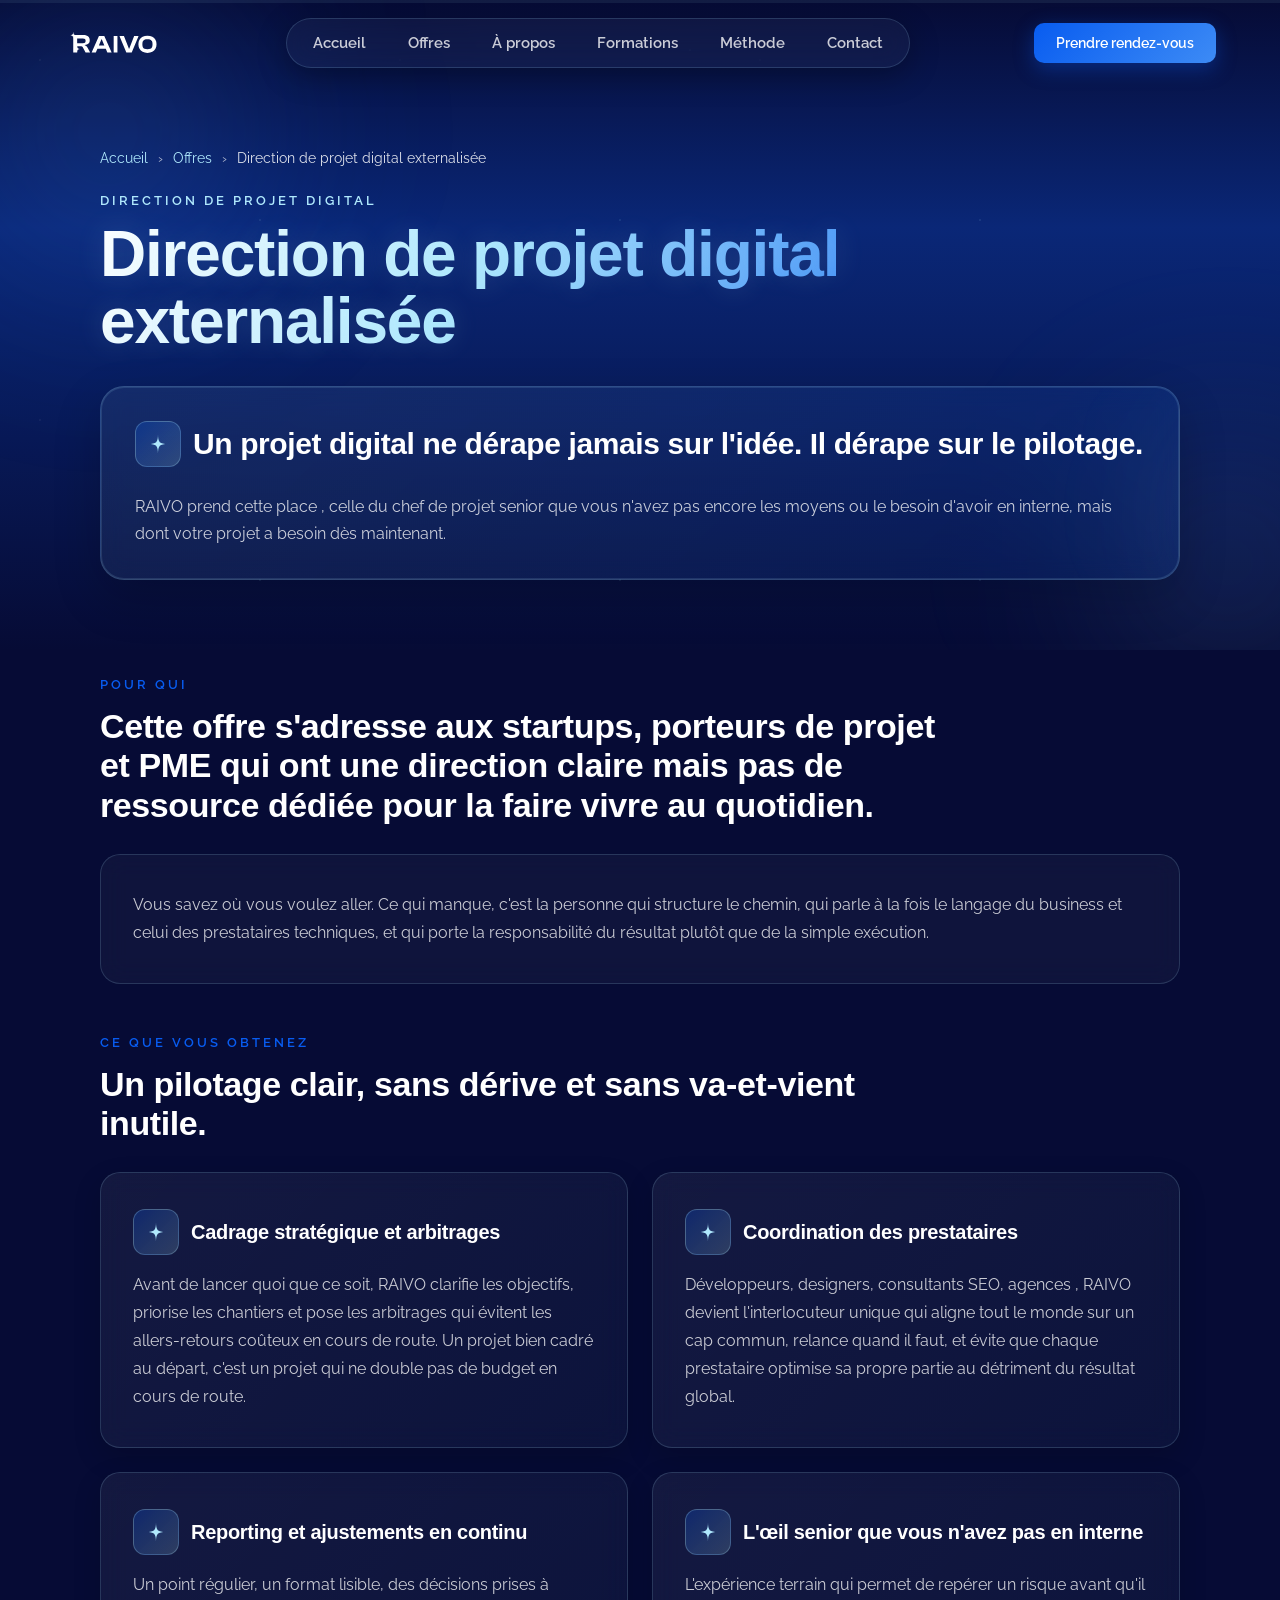
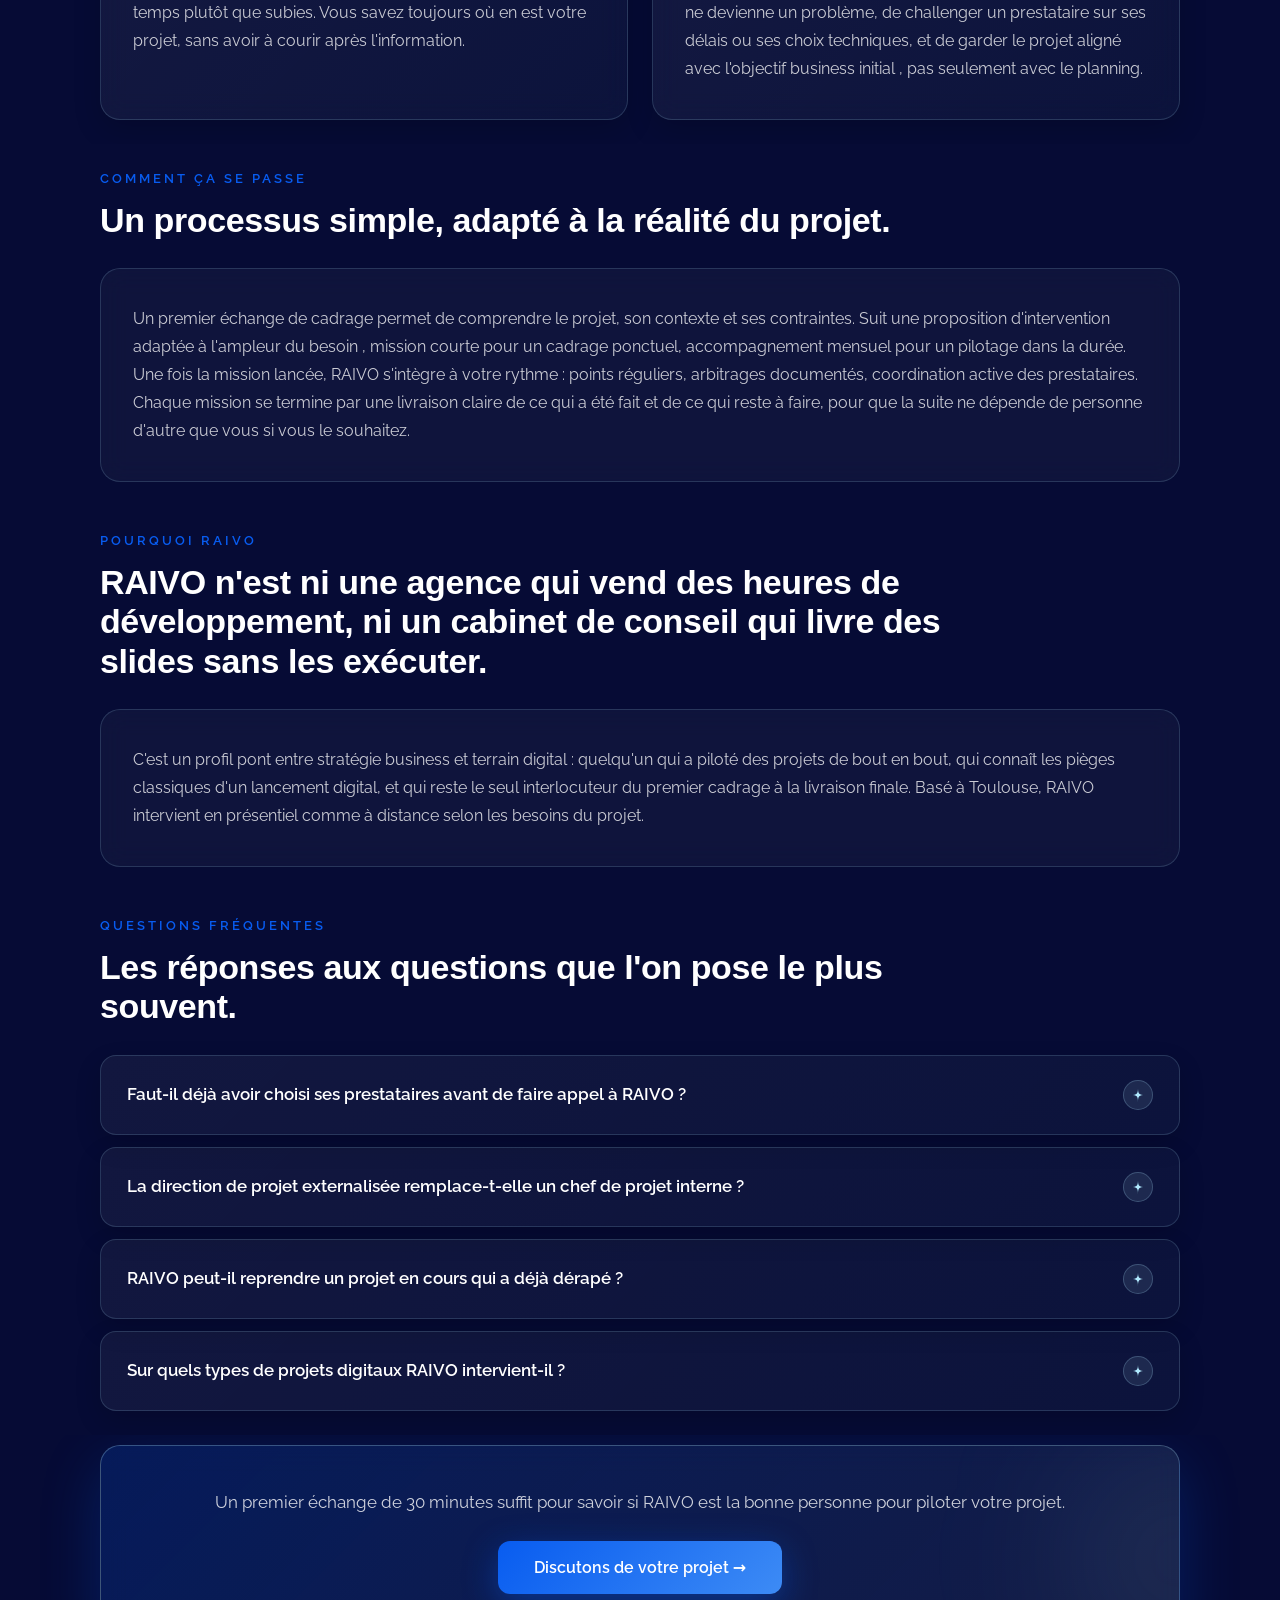
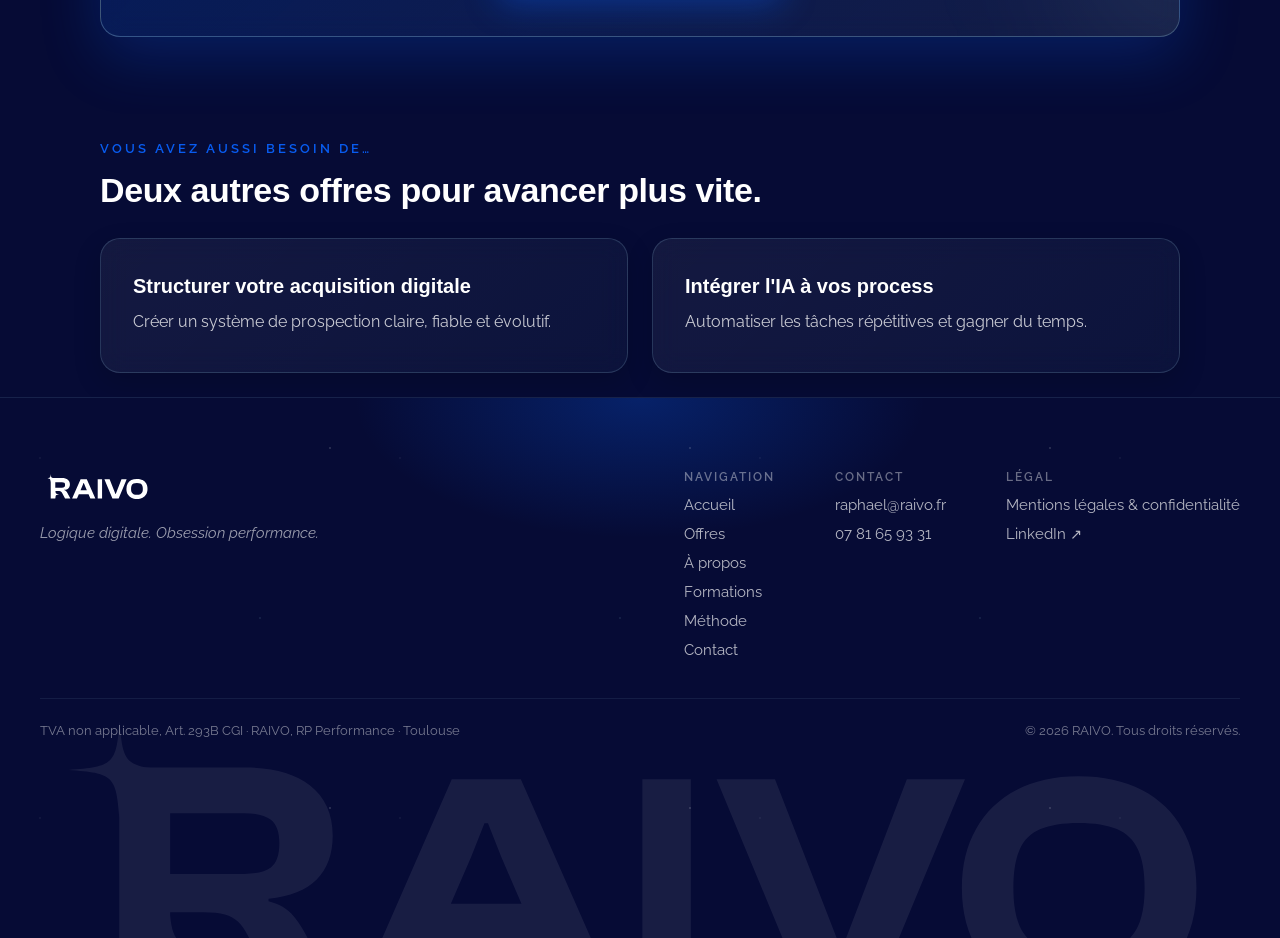
<file: direction-de-projet-digital-externalisee/index.html>
<!DOCTYPE html>
<html lang="fr">
<head>
<meta charset="utf-8">
<meta name="viewport" content="width=device-width, initial-scale=1">
<title>Direction de projet digital externalisée à Toulouse | RAIVO</title>
<link rel="icon" type="image/svg+xml" href="../assets/favicon.svg">
<link rel="icon" type="image/png" sizes="32x32" href="../assets/favicon-32.png">
<link rel="icon" type="image/png" sizes="16x16" href="../assets/favicon-16.png">
<link rel="apple-touch-icon" sizes="180x180" href="../assets/apple-touch-icon.png">
<meta name="description" content="Vous avez la vision, pas le chef de projet senior pour la piloter. RAIVO cadre, coordonne et livre vos projets digitaux, à Toulouse comme à distance.">
<meta name="robots" content="index,follow">
<link rel="canonical" href="https://raivo.fr/direction-de-projet-digital-externalisee">
<meta property="og:type" content="website">
<meta property="og:url" content="https://raivo.fr/direction-de-projet-digital-externalisee">
<meta property="og:title" content="Direction de projet digital externalisée à Toulouse | RAIVO">
<meta property="og:description" content="Vous avez la vision, pas le chef de projet senior pour la piloter. RAIVO cadre, coordonne et livre vos projets digitaux, à Toulouse comme à distance.">
<meta property="og:image" content="https://raivo.fr/assets/og-image.jpg">
<meta property="og:site_name" content="RAIVO">
<meta property="og:locale" content="fr_FR">
<meta name="twitter:card" content="summary_large_image">
<meta name="twitter:title" content="Direction de projet digital externalisée à Toulouse | RAIVO">
<meta name="twitter:description" content="Vous avez la vision, pas le chef de projet senior pour la piloter. RAIVO cadre, coordonne et livre vos projets digitaux, à Toulouse comme à distance.">
<meta name="twitter:image" content="https://raivo.fr/assets/og-image.jpg">
<script type="application/ld+json">
{
  "@context": "https://schema.org",
  "@type": "Service",
  "name": "Direction de projet digital externalisée",
  "description": "RAIVO accompagne les startups, porteurs de projet et PME pour cadrer, coordonner et piloter leurs projets digitaux sans recruter en interne.",
  "provider": {
    "@type": "ProfessionalService",
    "name": "RAIVO",
    "url": "https://raivo.fr"
  },
  "areaServed": "France",
  "serviceType": "Direction de projet digital"
}
</script>
<link rel="preconnect" href="https://fonts.googleapis.com">
<link rel="preconnect" href="https://fonts.gstatic.com" crossorigin>
<link href="https://api.fontshare.com/v2/css?f[]=clash-display@600,700&display=swap" rel="stylesheet">
<link href="https://fonts.googleapis.com/css2?family=Raleway:wght@400;500;600;700&display=swap" rel="stylesheet">
<link rel="stylesheet" href="../css/style.css">
</head>
<body>
<div class="rv-progress-track"><div class="rv-progress-bar" data-progress-bar></div></div>

<header class="rv-header" data-header>
  <div class="rv-header-inner">
    <a href="../index.html" class="rv-logo" aria-label="RAIVO, accueil">
      <img src="../assets/raivo-logo-wide.svg" alt="Logo RAIVO" width="129" height="31">
    </a>
    <nav class="rv-tubelight" aria-label="Navigation principale">
      <a class="rv-nav-item" href="../index.html#accueil">Accueil</a>
      <a class="rv-nav-item" href="../index.html#offres">Offres</a>
      <a class="rv-nav-item" href="../index.html#apropos">À propos</a>
      <a class="rv-nav-item" href="../index.html#formations">Formations</a>
      <a class="rv-nav-item" href="../index.html#methode">Méthode</a>
      <a class="rv-nav-item" href="../index.html#contact">Contact</a>
    </nav>
    <a class="rv-cta-header" href="../rendez-vous.html" aria-label="Prendre rendez-vous">Prendre rendez-vous</a>
    <button type="button" class="rv-burger" data-burger aria-label="Ouvrir le menu" aria-expanded="false">
      <svg width="18" height="18" viewBox="0 0 24 24" aria-hidden="true">
        <path class="icon-close" d="M5 5L19 19M19 5L5 19" stroke="#fff" stroke-width="2" stroke-linecap="round"></path>
        <path class="icon-open" d="M4 7H20M4 12H20M4 17H20" stroke="#fff" stroke-width="2" stroke-linecap="round"></path>
      </svg>
    </button>
  </div>
  <div class="rv-mobile-menu" data-mobile-menu>
    <a href="../index.html#accueil">Accueil</a>
    <a href="../index.html#offres">Offres</a>
    <a href="../index.html#apropos">À propos</a>
    <a href="../index.html#formations">Formations</a>
    <a href="../index.html#methode">Méthode</a>
    <a href="../index.html#contact">Contact</a>
    <a href="../rendez-vous.html" class="rv-mobile-cta">Prendre rendez-vous</a>
  </div>
</header>

<main>
<section class="service-hero" aria-labelledby="page-title">
  <div class="rv-stars" aria-hidden="true"></div>
  <div class="service-hero-inner">
    <nav class="service-breadcrumb" aria-label="Fil d'Ariane">
      <a href="../index.html">Accueil</a>
      <span aria-hidden="true">›</span>
      <a href="../index.html#offres">Offres</a>
      <span aria-hidden="true">›</span>
      <span aria-current="page">Direction de projet digital externalisée</span>
    </nav>
    <span class="rv-eyebrow sky">Direction de projet digital</span>
    <h1 id="page-title">Direction de projet digital externalisée</h1>
    <div class="service-hero-card rv-card rv-card-tint">
      <div class="rv-card-title-row">
        <div class="rv-icon-badge" aria-hidden="true"><svg width="20" height="20" viewBox="0 0 100 100"><path d="M50 0 C50 42 58 50 100 50 C58 50 50 58 50 100 C50 58 42 50 0 50 C42 50 50 42 50 0 Z" fill="#b0e9fd"/></svg></div>
        <h2>Un projet digital ne dérape jamais sur l'idée. Il dérape sur le pilotage.</h2>
      </div>
      <p>RAIVO prend cette place , celle du chef de projet senior que vous n'avez pas encore les moyens ou le besoin d'avoir en interne, mais dont votre projet a besoin dès maintenant.</p>
    </div>
  </div>
</section>

<section class="rv-section service-section" aria-labelledby="pour-qui-title">
  <div class="rv-wrap service-wrap">
    <div class="service-section-head">
      <span class="rv-eyebrow">Pour qui</span>
      <h2 id="pour-qui-title">Cette offre s'adresse aux startups, porteurs de projet et PME qui ont une direction claire mais pas de ressource dédiée pour la faire vivre au quotidien.</h2>
    </div>
    <div class="rv-card">
      <p>Vous savez où vous voulez aller. Ce qui manque, c'est la personne qui structure le chemin, qui parle à la fois le langage du business et celui des prestataires techniques, et qui porte la responsabilité du résultat plutôt que de la simple exécution.</p>
    </div>
  </div>
</section>

<section class="rv-section service-section" aria-labelledby="obtenez-title">
  <div class="rv-wrap service-wrap">
    <div class="service-section-head">
      <span class="rv-eyebrow">Ce que vous obtenez</span>
      <h2 id="obtenez-title">Un pilotage clair, sans dérive et sans va-et-vient inutile.</h2>
    </div>
    <div class="service-grid">
      <article class="rv-card service-card">
        <div class="rv-card-title-row">
          <div class="rv-icon-badge" aria-hidden="true"><svg width="20" height="20" viewBox="0 0 100 100"><path d="M50 0 C50 42 58 50 100 50 C58 50 50 58 50 100 C50 58 42 50 0 50 C42 50 50 42 50 0 Z" fill="#b0e9fd"/></svg></div>
          <h3>Cadrage stratégique et arbitrages</h3>
        </div>
        <p>Avant de lancer quoi que ce soit, RAIVO clarifie les objectifs, priorise les chantiers et pose les arbitrages qui évitent les allers-retours coûteux en cours de route. Un projet bien cadré au départ, c'est un projet qui ne double pas de budget en cours de route.</p>
      </article>
      <article class="rv-card service-card">
        <div class="rv-card-title-row">
          <div class="rv-icon-badge" aria-hidden="true"><svg width="20" height="20" viewBox="0 0 100 100"><path d="M50 0 C50 42 58 50 100 50 C58 50 50 58 50 100 C50 58 42 50 0 50 C42 50 50 42 50 0 Z" fill="#b0e9fd"/></svg></div>
          <h3>Coordination des prestataires</h3>
        </div>
        <p>Développeurs, designers, consultants SEO, agences , RAIVO devient l'interlocuteur unique qui aligne tout le monde sur un cap commun, relance quand il faut, et évite que chaque prestataire optimise sa propre partie au détriment du résultat global.</p>
      </article>
      <article class="rv-card service-card">
        <div class="rv-card-title-row">
          <div class="rv-icon-badge" aria-hidden="true"><svg width="20" height="20" viewBox="0 0 100 100"><path d="M50 0 C50 42 58 50 100 50 C58 50 50 58 50 100 C50 58 42 50 0 50 C42 50 50 42 50 0 Z" fill="#b0e9fd"/></svg></div>
          <h3>Reporting et ajustements en continu</h3>
        </div>
        <p>Un point régulier, un format lisible, des décisions prises à temps plutôt que subies. Vous savez toujours où en est votre projet, sans avoir à courir après l'information.</p>
      </article>
      <article class="rv-card service-card">
        <div class="rv-card-title-row">
          <div class="rv-icon-badge" aria-hidden="true"><svg width="20" height="20" viewBox="0 0 100 100"><path d="M50 0 C50 42 58 50 100 50 C58 50 50 58 50 100 C50 58 42 50 0 50 C42 50 50 42 50 0 Z" fill="#b0e9fd"/></svg></div>
          <h3>L'œil senior que vous n'avez pas en interne</h3>
        </div>
        <p>L'expérience terrain qui permet de repérer un risque avant qu'il ne devienne un problème, de challenger un prestataire sur ses délais ou ses choix techniques, et de garder le projet aligné avec l'objectif business initial , pas seulement avec le planning.</p>
      </article>
    </div>
  </div>
</section>

<section class="rv-section service-section" aria-labelledby="comment-title">
  <div class="rv-wrap service-wrap">
    <div class="service-section-head">
      <span class="rv-eyebrow">Comment ça se passe</span>
      <h2 id="comment-title">Un processus simple, adapté à la réalité du projet.</h2>
    </div>
    <div class="rv-card">
      <p>Un premier échange de cadrage permet de comprendre le projet, son contexte et ses contraintes. Suit une proposition d'intervention adaptée à l'ampleur du besoin , mission courte pour un cadrage ponctuel, accompagnement mensuel pour un pilotage dans la durée. Une fois la mission lancée, RAIVO s'intègre à votre rythme : points réguliers, arbitrages documentés, coordination active des prestataires. Chaque mission se termine par une livraison claire de ce qui a été fait et de ce qui reste à faire, pour que la suite ne dépende de personne d'autre que vous si vous le souhaitez.</p>
    </div>
  </div>
</section>

<section class="rv-section service-section" aria-labelledby="pourquoi-title">
  <div class="rv-wrap service-wrap">
    <div class="service-section-head">
      <span class="rv-eyebrow">Pourquoi RAIVO</span>
      <h2 id="pourquoi-title">RAIVO n'est ni une agence qui vend des heures de développement, ni un cabinet de conseil qui livre des slides sans les exécuter.</h2>
    </div>
    <div class="rv-card">
      <p>C'est un profil pont entre stratégie business et terrain digital : quelqu'un qui a piloté des projets de bout en bout, qui connaît les pièges classiques d'un lancement digital, et qui reste le seul interlocuteur du premier cadrage à la livraison finale. Basé à Toulouse, RAIVO intervient en présentiel comme à distance selon les besoins du projet.</p>
    </div>
  </div>
</section>

<section class="rv-section service-section" aria-labelledby="faq-title">
  <div class="rv-wrap service-wrap">
    <div class="service-section-head">
      <span class="rv-eyebrow">Questions fréquentes</span>
      <h2 id="faq-title">Les réponses aux questions que l'on pose le plus souvent.</h2>
    </div>
    <div class="service-faq" data-accordion="multi">
      <div class="rv-faq-item" data-accordion-item data-open="false">
        <button type="button" class="rv-faq-q" data-accordion-toggle aria-expanded="false"><span class="txt">Faut-il déjà avoir choisi ses prestataires avant de faire appel à RAIVO ?</span><span class="rv-faq-icon" aria-hidden="true"><svg width="14" height="14" viewBox="0 0 100 100"><path d="M50 0 C50 42 58 50 100 50 C58 50 50 58 50 100 C50 58 42 50 0 50 C42 50 50 42 50 0 Z" fill="#b0e9fd"/></svg></span></button>
        <div class="rv-faq-ans"><div class="rv-faq-ans-inner">Non. RAIVO peut intervenir dès la phase de cadrage, avant même la sélection des prestataires, ou reprendre un projet déjà lancé pour en reprendre le pilotage.</div></div>
      </div>
      <div class="rv-faq-item" data-accordion-item data-open="false">
        <button type="button" class="rv-faq-q" data-accordion-toggle aria-expanded="false"><span class="txt">La direction de projet externalisée remplace-t-elle un chef de projet interne ?</span><span class="rv-faq-icon" aria-hidden="true"><svg width="14" height="14" viewBox="0 0 100 100"><path d="M50 0 C50 42 58 50 100 50 C58 50 50 58 50 100 C50 58 42 50 0 50 C42 50 50 42 50 0 Z" fill="#b0e9fd"/></svg></span></button>
        <div class="rv-faq-ans"><div class="rv-faq-ans-inner">Elle comble le vide tant que vous n'avez pas la taille critique pour recruter, ou pour des projets ponctuels qui ne justifient pas une embauche. Beaucoup de clients gardent ce mode de fonctionnement durablement, parce qu'il coûte moins cher qu'un temps plein tout en apportant un niveau d'expertise senior.</div></div>
      </div>
      <div class="rv-faq-item" data-accordion-item data-open="false">
        <button type="button" class="rv-faq-q" data-accordion-toggle aria-expanded="false"><span class="txt">RAIVO peut-il reprendre un projet en cours qui a déjà dérapé ?</span><span class="rv-faq-icon" aria-hidden="true"><svg width="14" height="14" viewBox="0 0 100 100"><path d="M50 0 C50 42 58 50 100 50 C58 50 50 58 50 100 C50 58 42 50 0 50 C42 50 50 42 50 0 Z" fill="#b0e9fd"/></svg></span></button>
        <div class="rv-faq-ans"><div class="rv-faq-ans-inner">Oui, c'est une situation fréquente. Le premier travail consiste alors à établir un diagnostic honnête de la situation avant de proposer un plan de reprise en main.</div></div>
      </div>
      <div class="rv-faq-item" data-accordion-item data-open="false">
        <button type="button" class="rv-faq-q" data-accordion-toggle aria-expanded="false"><span class="txt">Sur quels types de projets digitaux RAIVO intervient-il ?</span><span class="rv-faq-icon" aria-hidden="true"><svg width="14" height="14" viewBox="0 0 100 100"><path d="M50 0 C50 42 58 50 100 50 C58 50 50 58 50 100 C50 58 42 50 0 50 C42 50 50 42 50 0 Z" fill="#b0e9fd"/></svg></span></button>
        <div class="rv-faq-ans"><div class="rv-faq-ans-inner">Sites web, applications, refontes, lancements de produits digitaux, projets impliquant plusieurs prestataires (développement, design, SEO, marketing) qui ont besoin d'être coordonnés vers un objectif commun.</div></div>
      </div>
    </div>
  </div>
</section>

<section class="rv-section service-cta-section" aria-labelledby="cta-title">
  <div class="rv-wrap service-wrap">
    <div class="rv-card rv-card-tint service-cta-card">
      <p class="service-cta-label">Un premier échange de 30 minutes suffit pour savoir si RAIVO est la bonne personne pour piloter votre projet.</p>
      <a href="../rendez-vous.html" class="rv-btn rv-btn-primary" id="cta-title">Discutons de votre projet →</a>
    </div>
  </div>
</section>

<section class="rv-section service-section" aria-labelledby="related-title">
  <div class="rv-wrap service-wrap">
    <div class="service-section-head">
      <span class="rv-eyebrow">Vous avez aussi besoin de…</span>
      <h2 id="related-title">Deux autres offres pour avancer plus vite.</h2>
    </div>
    <div class="service-related-grid">
      <a href="../prospection-digitale-cle-en-main/" class="rv-card service-related-card">
        <h3>Structurer votre acquisition digitale</h3>
        <p>Créer un système de prospection claire, fiable et évolutif.</p>
      </a>
      <a href="../acceleration-digitale-ia/" class="rv-card service-related-card">
        <h3>Intégrer l'IA à vos process</h3>
        <p>Automatiser les tâches répétitives et gagner du temps.</p>
      </a>
    </div>
  </div>
</section>
</main>

<footer class="rv-footer">
  <div class="rv-footer-glow" aria-hidden="true"></div>
  <div class="rv-stars" aria-hidden="true"></div>
  <img src="../assets/raivo-logo-wide.svg" alt="" aria-hidden="true" width="1280" height="308" loading="lazy" class="rv-footer-watermark">
  <div class="rv-footer-inner">
    <div class="rv-footer-top">
      <div class="rv-footer-brand">
        <img src="../assets/raivo-logo-wide.svg" alt="Logo RAIVO" width="150" height="36">
        <p>Logique digitale. Obsession performance.</p>
      </div>
      <div class="rv-footer-cols">
        <div class="rv-footer-col">
          <span class="head">Navigation</span>
          <a href="../index.html#accueil">Accueil</a>
          <a href="../index.html#offres">Offres</a>
          <a href="../index.html#apropos">À propos</a>
          <a href="../index.html#formations">Formations</a>
          <a href="../index.html#methode">Méthode</a>
          <a href="../index.html#contact">Contact</a>
        </div>
        <div class="rv-footer-col">
          <span class="head">Contact</span>
          <a href="mailto:raphael@raivo.fr">raphael@raivo.fr</a>
          <a href="tel:+33781659331">07 81 65 93 31</a>
        </div>
        <div class="rv-footer-col">
          <span class="head">Légal</span>
          <a href="../mentions-legales.html">Mentions légales & confidentialité</a>
          <a href="https://www.linkedin.com/in/rapha%C3%ABl-poirier/" target="_blank" rel="noopener" aria-label="LinkedIn RAIVO">LinkedIn ↗</a>
        </div>
      </div>
    </div>
    <div class="rv-footer-bottom">
      <span>TVA non applicable, Art. 293B CGI · RAIVO, RP Performance · Toulouse</span>
      <span>© 2026 RAIVO. Tous droits réservés.</span>
    </div>
  </div>
</footer>

<script src="../js/main.js"></script>
<script>
window.axeptioSettings = {
  clientId: "6a49245755cf01ff65aa2dd6",
  cookiesVersion: "5f101598-992e-487b-aebd-4d98815784bb",
  googleConsentMode: {
    default: {
      analytics_storage: "denied",
      ad_storage: "denied",
      ad_user_data: "denied",
      ad_personalization: "denied",
      wait_for_update: 500
    }
  }
};
(function(d, s) {
  var t = d.getElementsByTagName(s)[0], e = d.createElement(s);
  e.async = true; e.src = "//static.axept.io/sdk.js";
  t.parentNode.insertBefore(e, t);
})(document, "script");
</script>
</body>
</html>
</file>
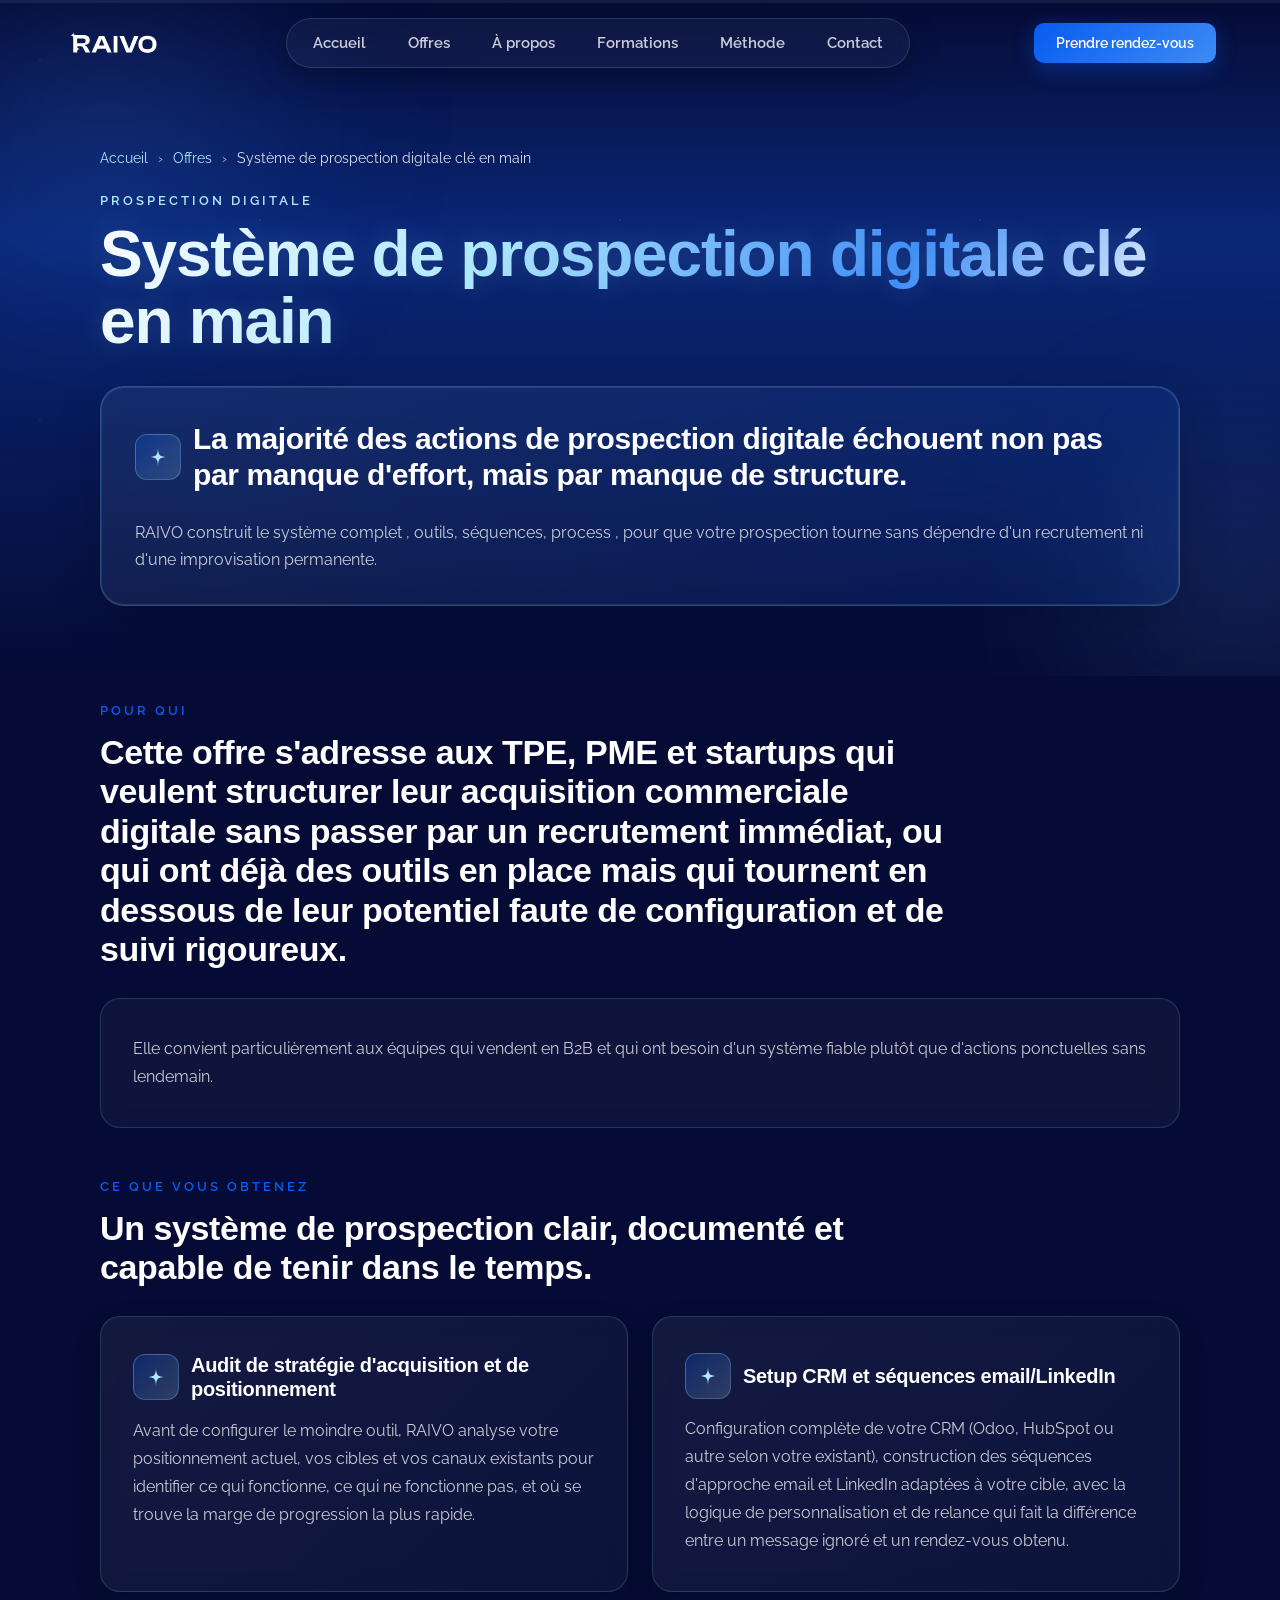
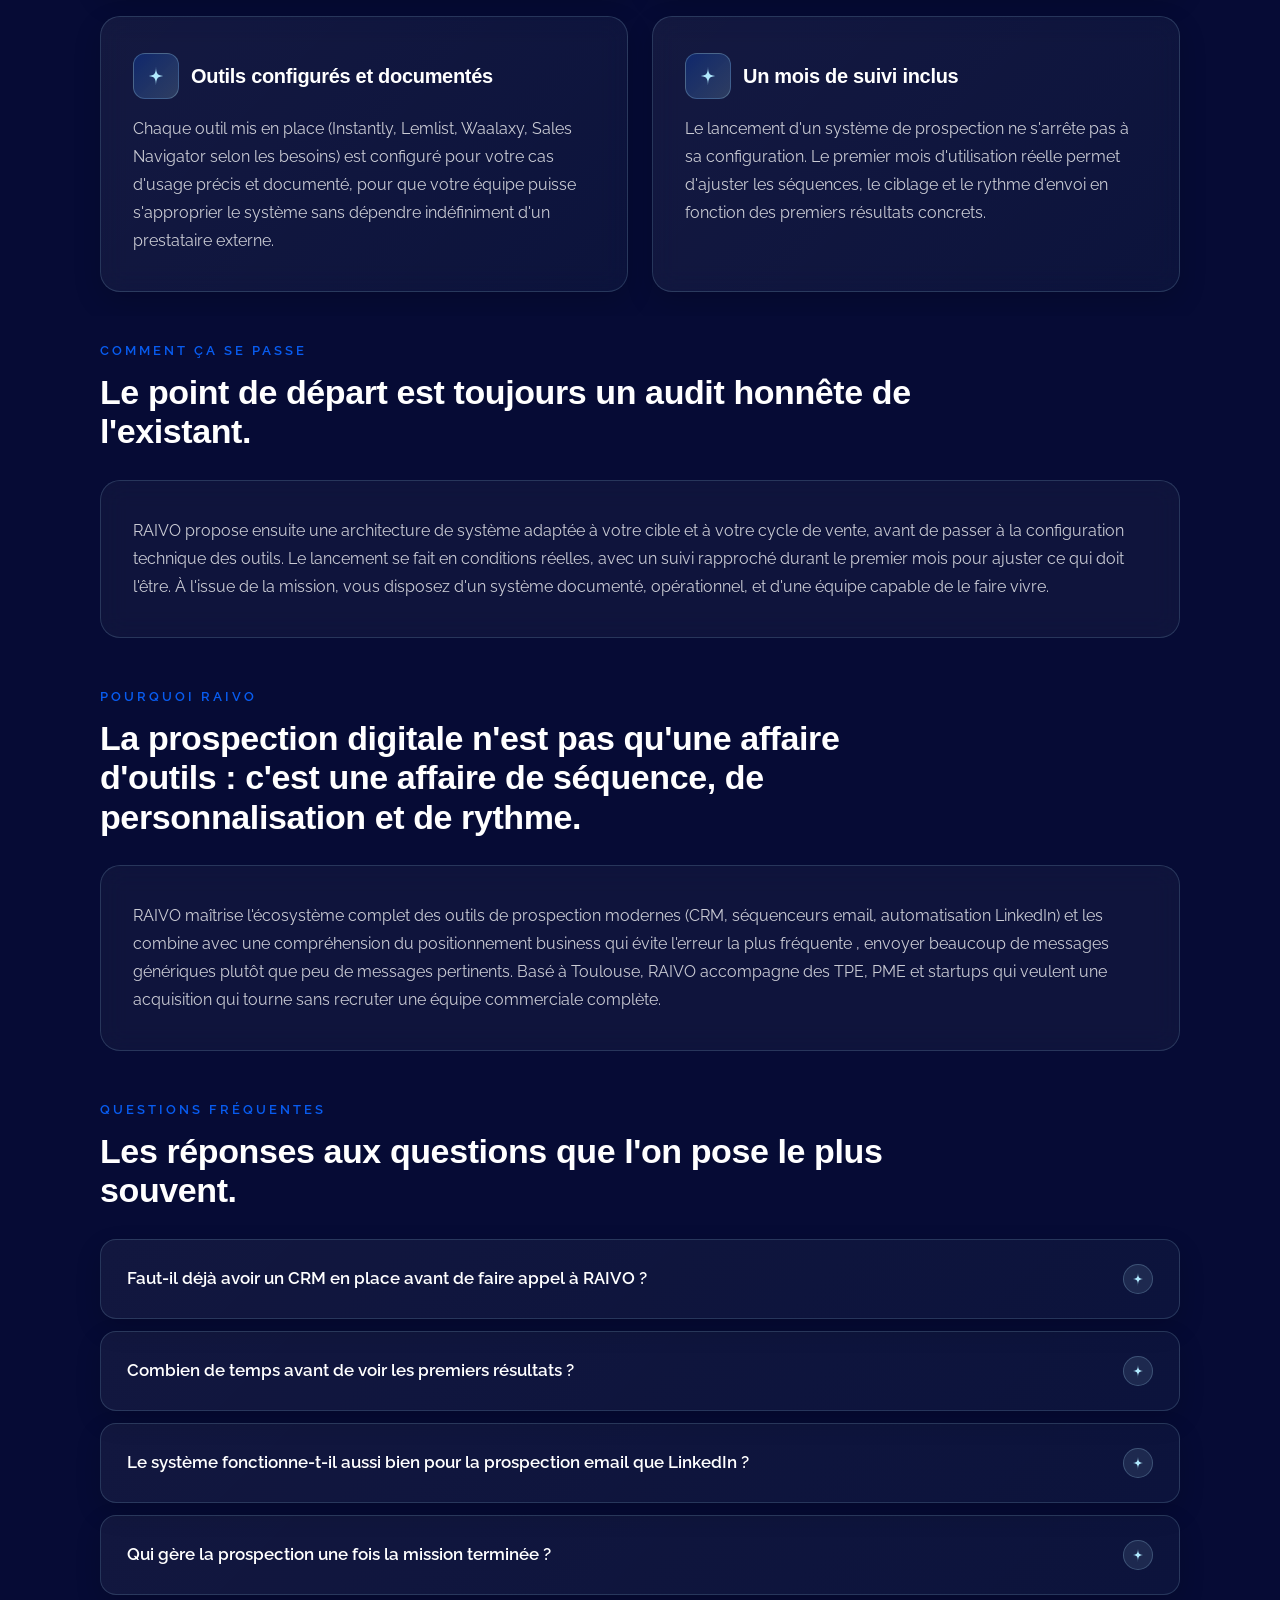
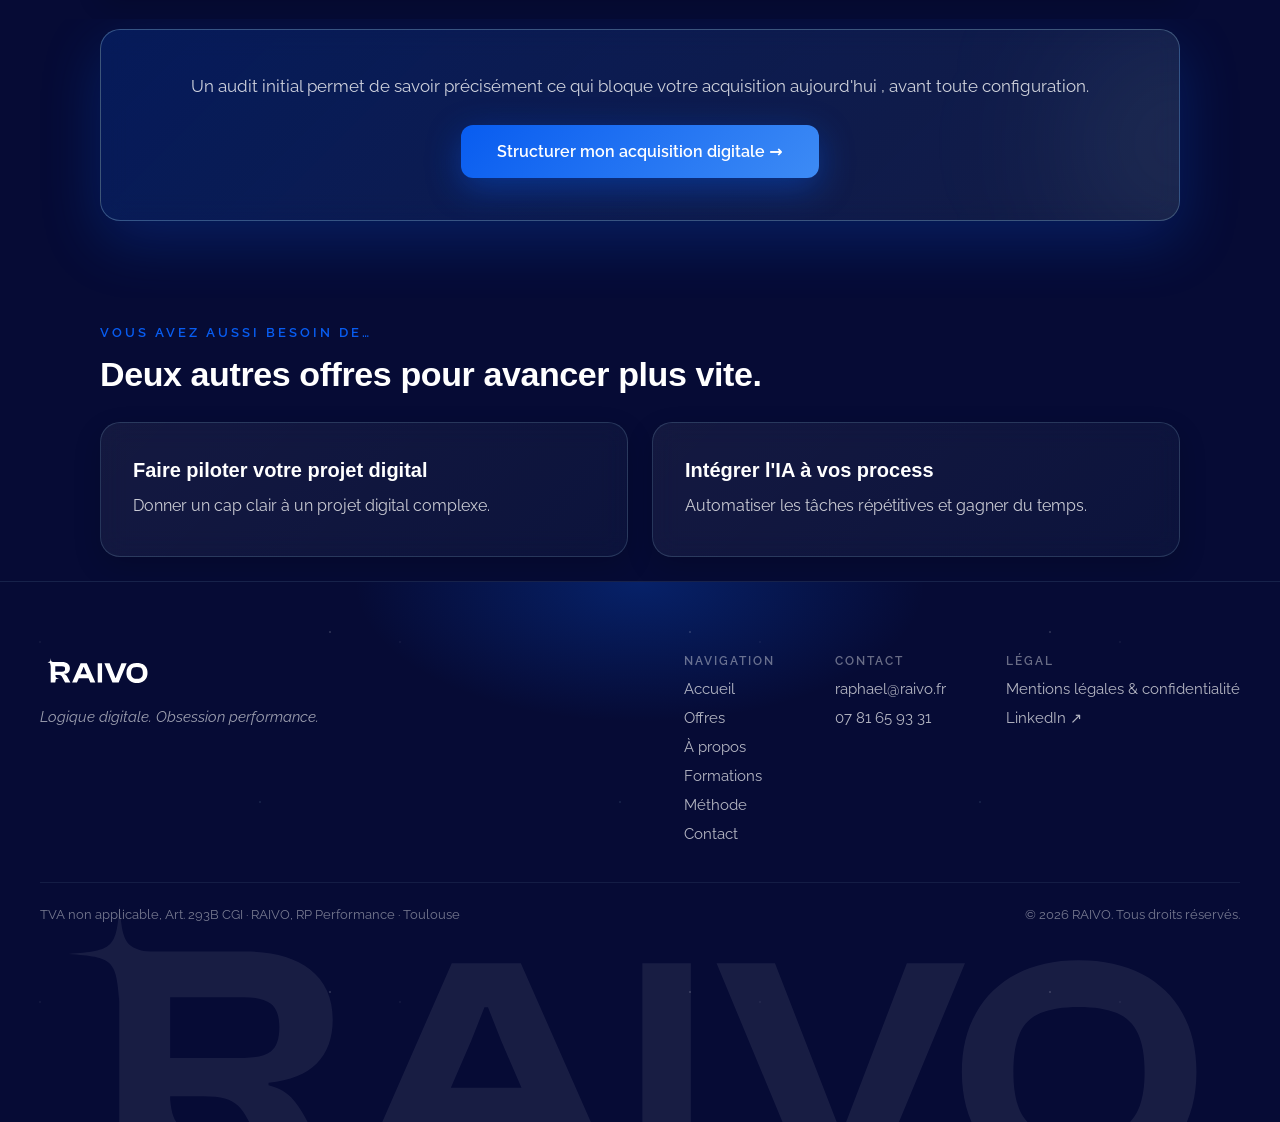
<file: prospection-digitale-cle-en-main/index.html>
<!DOCTYPE html>
<html lang="fr">
<head>
<meta charset="utf-8">
<meta name="viewport" content="width=device-width, initial-scale=1">
<title>Prospection digitale clé en main pour TPE/PME | RAIVO</title>
<link rel="icon" type="image/svg+xml" href="../assets/favicon.svg">
<link rel="icon" type="image/png" sizes="32x32" href="../assets/favicon-32.png">
<link rel="icon" type="image/png" sizes="16x16" href="../assets/favicon-16.png">
<link rel="apple-touch-icon" sizes="180x180" href="../assets/apple-touch-icon.png">
<meta name="description" content="Structurez votre acquisition sans recruter : audit, CRM, séquences email et LinkedIn configurées et documentées par RAIVO, consultant à Toulouse.">
<meta name="robots" content="index,follow">
<link rel="canonical" href="https://raivo.fr/prospection-digitale-cle-en-main">
<meta property="og:type" content="website">
<meta property="og:url" content="https://raivo.fr/prospection-digitale-cle-en-main">
<meta property="og:title" content="Prospection digitale clé en main pour TPE/PME | RAIVO">
<meta property="og:description" content="Structurez votre acquisition sans recruter : audit, CRM, séquences email et LinkedIn configurées et documentées par RAIVO, consultant à Toulouse.">
<meta property="og:image" content="https://raivo.fr/assets/og-image.jpg">
<meta property="og:site_name" content="RAIVO">
<meta property="og:locale" content="fr_FR">
<meta name="twitter:card" content="summary_large_image">
<meta name="twitter:title" content="Prospection digitale clé en main pour TPE/PME | RAIVO">
<meta name="twitter:description" content="Structurez votre acquisition sans recruter : audit, CRM, séquences email et LinkedIn configurées et documentées par RAIVO, consultant à Toulouse.">
<meta name="twitter:image" content="https://raivo.fr/assets/og-image.jpg">
<script type="application/ld+json">
{
  "@context": "https://schema.org",
  "@type": "Service",
  "name": "Système de prospection digitale clé en main",
  "description": "RAIVO structure l'acquisition commerciale digitale des TPE, PME et startups via audit, configuration de CRM, séquences email et LinkedIn, et suivi de lancement.",
  "provider": {
    "@type": "ProfessionalService",
    "name": "RAIVO",
    "url": "https://raivo.fr"
  },
  "areaServed": "France",
  "serviceType": "Prospection digitale"
}
</script>
<link rel="preconnect" href="https://fonts.googleapis.com">
<link rel="preconnect" href="https://fonts.gstatic.com" crossorigin>
<link href="https://api.fontshare.com/v2/css?f[]=clash-display@600,700&display=swap" rel="stylesheet">
<link href="https://fonts.googleapis.com/css2?family=Raleway:wght@400;500;600;700&display=swap" rel="stylesheet">
<link rel="stylesheet" href="../css/style.css">
</head>
<body>
<div class="rv-progress-track"><div class="rv-progress-bar" data-progress-bar></div></div>

<header class="rv-header" data-header>
  <div class="rv-header-inner">
    <a href="../index.html" class="rv-logo" aria-label="RAIVO, accueil">
      <img src="../assets/raivo-logo-wide.svg" alt="Logo RAIVO" width="129" height="31">
    </a>
    <nav class="rv-tubelight" aria-label="Navigation principale">
      <a class="rv-nav-item" href="../index.html#accueil">Accueil</a>
      <a class="rv-nav-item" href="../index.html#offres">Offres</a>
      <a class="rv-nav-item" href="../index.html#apropos">À propos</a>
      <a class="rv-nav-item" href="../index.html#formations">Formations</a>
      <a class="rv-nav-item" href="../index.html#methode">Méthode</a>
      <a class="rv-nav-item" href="../index.html#contact">Contact</a>
    </nav>
    <a class="rv-cta-header" href="../rendez-vous.html" aria-label="Prendre rendez-vous">Prendre rendez-vous</a>
    <button type="button" class="rv-burger" data-burger aria-label="Ouvrir le menu" aria-expanded="false">
      <svg width="18" height="18" viewBox="0 0 24 24" aria-hidden="true">
        <path class="icon-close" d="M5 5L19 19M19 5L5 19" stroke="#fff" stroke-width="2" stroke-linecap="round"></path>
        <path class="icon-open" d="M4 7H20M4 12H20M4 17H20" stroke="#fff" stroke-width="2" stroke-linecap="round"></path>
      </svg>
    </button>
  </div>
  <div class="rv-mobile-menu" data-mobile-menu>
    <a href="../index.html#accueil">Accueil</a>
    <a href="../index.html#offres">Offres</a>
    <a href="../index.html#apropos">À propos</a>
    <a href="../index.html#formations">Formations</a>
    <a href="../index.html#methode">Méthode</a>
    <a href="../index.html#contact">Contact</a>
    <a href="../rendez-vous.html" class="rv-mobile-cta">Prendre rendez-vous</a>
  </div>
</header>

<main>
<section class="service-hero" aria-labelledby="page-title">
  <div class="rv-stars" aria-hidden="true"></div>
  <div class="service-hero-inner">
    <nav class="service-breadcrumb" aria-label="Fil d'Ariane">
      <a href="../index.html">Accueil</a>
      <span aria-hidden="true">›</span>
      <a href="../index.html#offres">Offres</a>
      <span aria-hidden="true">›</span>
      <span aria-current="page">Système de prospection digitale clé en main</span>
    </nav>
    <span class="rv-eyebrow sky">Prospection digitale</span>
    <h1 id="page-title">Système de prospection digitale clé en main</h1>
    <div class="service-hero-card rv-card rv-card-tint">
      <div class="rv-card-title-row">
        <div class="rv-icon-badge" aria-hidden="true"><svg width="20" height="20" viewBox="0 0 100 100"><path d="M50 0 C50 42 58 50 100 50 C58 50 50 58 50 100 C50 58 42 50 0 50 C42 50 50 42 50 0 Z" fill="#b0e9fd"/></svg></div>
        <h2>La majorité des actions de prospection digitale échouent non pas par manque d'effort, mais par manque de structure.</h2>
      </div>
      <p>RAIVO construit le système complet , outils, séquences, process , pour que votre prospection tourne sans dépendre d'un recrutement ni d'une improvisation permanente.</p>
    </div>
  </div>
</section>

<section class="rv-section service-section" aria-labelledby="pour-qui-title">
  <div class="rv-wrap service-wrap">
    <div class="service-section-head">
      <span class="rv-eyebrow">Pour qui</span>
      <h2 id="pour-qui-title">Cette offre s'adresse aux TPE, PME et startups qui veulent structurer leur acquisition commerciale digitale sans passer par un recrutement immédiat, ou qui ont déjà des outils en place mais qui tournent en dessous de leur potentiel faute de configuration et de suivi rigoureux.</h2>
    </div>
    <div class="rv-card">
      <p>Elle convient particulièrement aux équipes qui vendent en B2B et qui ont besoin d'un système fiable plutôt que d'actions ponctuelles sans lendemain.</p>
    </div>
  </div>
</section>

<section class="rv-section service-section" aria-labelledby="obtenez-title">
  <div class="rv-wrap service-wrap">
    <div class="service-section-head">
      <span class="rv-eyebrow">Ce que vous obtenez</span>
      <h2 id="obtenez-title">Un système de prospection clair, documenté et capable de tenir dans le temps.</h2>
    </div>
    <div class="service-grid">
      <article class="rv-card service-card">
        <div class="rv-card-title-row">
          <div class="rv-icon-badge" aria-hidden="true"><svg width="20" height="20" viewBox="0 0 100 100"><path d="M50 0 C50 42 58 50 100 50 C58 50 50 58 50 100 C50 58 42 50 0 50 C42 50 50 42 50 0 Z" fill="#b0e9fd"/></svg></div>
          <h3>Audit de stratégie d'acquisition et de positionnement</h3>
        </div>
        <p>Avant de configurer le moindre outil, RAIVO analyse votre positionnement actuel, vos cibles et vos canaux existants pour identifier ce qui fonctionne, ce qui ne fonctionne pas, et où se trouve la marge de progression la plus rapide.</p>
      </article>
      <article class="rv-card service-card">
        <div class="rv-card-title-row">
          <div class="rv-icon-badge" aria-hidden="true"><svg width="20" height="20" viewBox="0 0 100 100"><path d="M50 0 C50 42 58 50 100 50 C58 50 50 58 50 100 C50 58 42 50 0 50 C42 50 50 42 50 0 Z" fill="#b0e9fd"/></svg></div>
          <h3>Setup CRM et séquences email/LinkedIn</h3>
        </div>
        <p>Configuration complète de votre CRM (Odoo, HubSpot ou autre selon votre existant), construction des séquences d'approche email et LinkedIn adaptées à votre cible, avec la logique de personnalisation et de relance qui fait la différence entre un message ignoré et un rendez-vous obtenu.</p>
      </article>
      <article class="rv-card service-card">
        <div class="rv-card-title-row">
          <div class="rv-icon-badge" aria-hidden="true"><svg width="20" height="20" viewBox="0 0 100 100"><path d="M50 0 C50 42 58 50 100 50 C58 50 50 58 50 100 C50 58 42 50 0 50 C42 50 50 42 50 0 Z" fill="#b0e9fd"/></svg></div>
          <h3>Outils configurés et documentés</h3>
        </div>
        <p>Chaque outil mis en place (Instantly, Lemlist, Waalaxy, Sales Navigator selon les besoins) est configuré pour votre cas d'usage précis et documenté, pour que votre équipe puisse s'approprier le système sans dépendre indéfiniment d'un prestataire externe.</p>
      </article>
      <article class="rv-card service-card">
        <div class="rv-card-title-row">
          <div class="rv-icon-badge" aria-hidden="true"><svg width="20" height="20" viewBox="0 0 100 100"><path d="M50 0 C50 42 58 50 100 50 C58 50 50 58 50 100 C50 58 42 50 0 50 C42 50 50 42 50 0 Z" fill="#b0e9fd"/></svg></div>
          <h3>Un mois de suivi inclus</h3>
        </div>
        <p>Le lancement d'un système de prospection ne s'arrête pas à sa configuration. Le premier mois d'utilisation réelle permet d'ajuster les séquences, le ciblage et le rythme d'envoi en fonction des premiers résultats concrets.</p>
      </article>
    </div>
  </div>
</section>

<section class="rv-section service-section" aria-labelledby="comment-title">
  <div class="rv-wrap service-wrap">
    <div class="service-section-head">
      <span class="rv-eyebrow">Comment ça se passe</span>
      <h2 id="comment-title">Le point de départ est toujours un audit honnête de l'existant.</h2>
    </div>
    <div class="rv-card">
      <p>RAIVO propose ensuite une architecture de système adaptée à votre cible et à votre cycle de vente, avant de passer à la configuration technique des outils. Le lancement se fait en conditions réelles, avec un suivi rapproché durant le premier mois pour ajuster ce qui doit l'être. À l'issue de la mission, vous disposez d'un système documenté, opérationnel, et d'une équipe capable de le faire vivre.</p>
    </div>
  </div>
</section>

<section class="rv-section service-section" aria-labelledby="pourquoi-title">
  <div class="rv-wrap service-wrap">
    <div class="service-section-head">
      <span class="rv-eyebrow">Pourquoi RAIVO</span>
      <h2 id="pourquoi-title">La prospection digitale n'est pas qu'une affaire d'outils : c'est une affaire de séquence, de personnalisation et de rythme.</h2>
    </div>
    <div class="rv-card">
      <p>RAIVO maîtrise l'écosystème complet des outils de prospection modernes (CRM, séquenceurs email, automatisation LinkedIn) et les combine avec une compréhension du positionnement business qui évite l'erreur la plus fréquente , envoyer beaucoup de messages génériques plutôt que peu de messages pertinents. Basé à Toulouse, RAIVO accompagne des TPE, PME et startups qui veulent une acquisition qui tourne sans recruter une équipe commerciale complète.</p>
    </div>
  </div>
</section>

<section class="rv-section service-section" aria-labelledby="faq-title">
  <div class="rv-wrap service-wrap">
    <div class="service-section-head">
      <span class="rv-eyebrow">Questions fréquentes</span>
      <h2 id="faq-title">Les réponses aux questions que l'on pose le plus souvent.</h2>
    </div>
    <div class="service-faq" data-accordion="multi">
      <div class="rv-faq-item" data-accordion-item data-open="false">
        <button type="button" class="rv-faq-q" data-accordion-toggle aria-expanded="false"><span class="txt">Faut-il déjà avoir un CRM en place avant de faire appel à RAIVO ?</span><span class="rv-faq-icon" aria-hidden="true"><svg width="14" height="14" viewBox="0 0 100 100"><path d="M50 0 C50 42 58 50 100 50 C58 50 50 58 50 100 C50 58 42 50 0 50 C42 50 50 42 50 0 Z" fill="#b0e9fd"/></svg></span></button>
        <div class="rv-faq-ans"><div class="rv-faq-ans-inner">Non. RAIVO peut partir de zéro et recommander l'outil le plus adapté à votre taille et à votre budget, ou reconfigurer un CRM existant mal exploité.</div></div>
      </div>
      <div class="rv-faq-item" data-accordion-item data-open="false">
        <button type="button" class="rv-faq-q" data-accordion-toggle aria-expanded="false"><span class="txt">Combien de temps avant de voir les premiers résultats ?</span><span class="rv-faq-icon" aria-hidden="true"><svg width="14" height="14" viewBox="0 0 100 100"><path d="M50 0 C50 42 58 50 100 50 C58 50 50 58 50 100 C50 58 42 50 0 50 C42 50 50 42 50 0 Z" fill="#b0e9fd"/></svg></span></button>
        <div class="rv-faq-ans"><div class="rv-faq-ans-inner">Cela dépend du cycle de vente et de la cible, mais le mois de suivi inclus est justement pensé pour ajuster les séquences en fonction des premiers retours réels plutôt que de deviner à l'avance.</div></div>
      </div>
      <div class="rv-faq-item" data-accordion-item data-open="false">
        <button type="button" class="rv-faq-q" data-accordion-toggle aria-expanded="false"><span class="txt">Le système fonctionne-t-il aussi bien pour la prospection email que LinkedIn ?</span><span class="rv-faq-icon" aria-hidden="true"><svg width="14" height="14" viewBox="0 0 100 100"><path d="M50 0 C50 42 58 50 100 50 C58 50 50 58 50 100 C50 58 42 50 0 50 C42 50 50 42 50 0 Z" fill="#b0e9fd"/></svg></span></button>
        <div class="rv-faq-ans"><div class="rv-faq-ans-inner">Oui, les deux canaux sont configurés en complémentarité , le rythme et le contenu des messages sont pensés pour se renforcer plutôt que se cannibaliser.</div></div>
      </div>
      <div class="rv-faq-item" data-accordion-item data-open="false">
        <button type="button" class="rv-faq-q" data-accordion-toggle aria-expanded="false"><span class="txt">Qui gère la prospection une fois la mission terminée ?</span><span class="rv-faq-icon" aria-hidden="true"><svg width="14" height="14" viewBox="0 0 100 100"><path d="M50 0 C50 42 58 50 100 50 C58 50 50 58 50 100 C50 58 42 50 0 50 C42 50 50 42 50 0 Z" fill="#b0e9fd"/></svg></span></button>
        <div class="rv-faq-ans"><div class="rv-faq-ans-inner">Le système est conçu pour être documenté et transmis à votre équipe. RAIVO peut aussi rester disponible pour un suivi ponctuel si vous préférez garder un œil extérieur.</div></div>
      </div>
    </div>
  </div>
</section>

<section class="rv-section service-cta-section" aria-labelledby="cta-title">
  <div class="rv-wrap service-wrap">
    <div class="rv-card rv-card-tint service-cta-card">
      <p class="service-cta-label">Un audit initial permet de savoir précisément ce qui bloque votre acquisition aujourd'hui , avant toute configuration.</p>
      <a href="../rendez-vous.html" class="rv-btn rv-btn-primary" id="cta-title">Structurer mon acquisition digitale →</a>
    </div>
  </div>
</section>

<section class="rv-section service-section" aria-labelledby="related-title">
  <div class="rv-wrap service-wrap">
    <div class="service-section-head">
      <span class="rv-eyebrow">Vous avez aussi besoin de…</span>
      <h2 id="related-title">Deux autres offres pour avancer plus vite.</h2>
    </div>
    <div class="service-related-grid">
      <a href="../direction-de-projet-digital-externalisee/" class="rv-card service-related-card">
        <h3>Faire piloter votre projet digital</h3>
        <p>Donner un cap clair à un projet digital complexe.</p>
      </a>
      <a href="../acceleration-digitale-ia/" class="rv-card service-related-card">
        <h3>Intégrer l'IA à vos process</h3>
        <p>Automatiser les tâches répétitives et gagner du temps.</p>
      </a>
    </div>
  </div>
</section>
</main>

<footer class="rv-footer">
  <div class="rv-footer-glow" aria-hidden="true"></div>
  <div class="rv-stars" aria-hidden="true"></div>
  <img src="../assets/raivo-logo-wide.svg" alt="" aria-hidden="true" width="1280" height="308" loading="lazy" class="rv-footer-watermark">
  <div class="rv-footer-inner">
    <div class="rv-footer-top">
      <div class="rv-footer-brand">
        <img src="../assets/raivo-logo-wide.svg" alt="Logo RAIVO" width="150" height="36">
        <p>Logique digitale. Obsession performance.</p>
      </div>
      <div class="rv-footer-cols">
        <div class="rv-footer-col">
          <span class="head">Navigation</span>
          <a href="../index.html#accueil">Accueil</a>
          <a href="../index.html#offres">Offres</a>
          <a href="../index.html#apropos">À propos</a>
          <a href="../index.html#formations">Formations</a>
          <a href="../index.html#methode">Méthode</a>
          <a href="../index.html#contact">Contact</a>
        </div>
        <div class="rv-footer-col">
          <span class="head">Contact</span>
          <a href="mailto:raphael@raivo.fr">raphael@raivo.fr</a>
          <a href="tel:+33781659331">07 81 65 93 31</a>
        </div>
        <div class="rv-footer-col">
          <span class="head">Légal</span>
          <a href="../mentions-legales.html">Mentions légales & confidentialité</a>
          <a href="https://www.linkedin.com/in/rapha%C3%ABl-poirier/" target="_blank" rel="noopener" aria-label="LinkedIn RAIVO">LinkedIn ↗</a>
        </div>
      </div>
    </div>
    <div class="rv-footer-bottom">
      <span>TVA non applicable, Art. 293B CGI · RAIVO, RP Performance · Toulouse</span>
      <span>© 2026 RAIVO. Tous droits réservés.</span>
    </div>
  </div>
</footer>

<script src="../js/main.js"></script>
<script>
window.axeptioSettings = {
  clientId: "6a49245755cf01ff65aa2dd6",
  cookiesVersion: "5f101598-992e-487b-aebd-4d98815784bb",
  googleConsentMode: {
    default: {
      analytics_storage: "denied",
      ad_storage: "denied",
      ad_user_data: "denied",
      ad_personalization: "denied",
      wait_for_update: 500
    }
  }
};
(function(d, s) {
  var t = d.getElementsByTagName(s)[0], e = d.createElement(s);
  e.async = true; e.src = "//static.axept.io/sdk.js";
  t.parentNode.insertBefore(e, t);
})(document, "script");
</script>
</body>
</html>
</file>
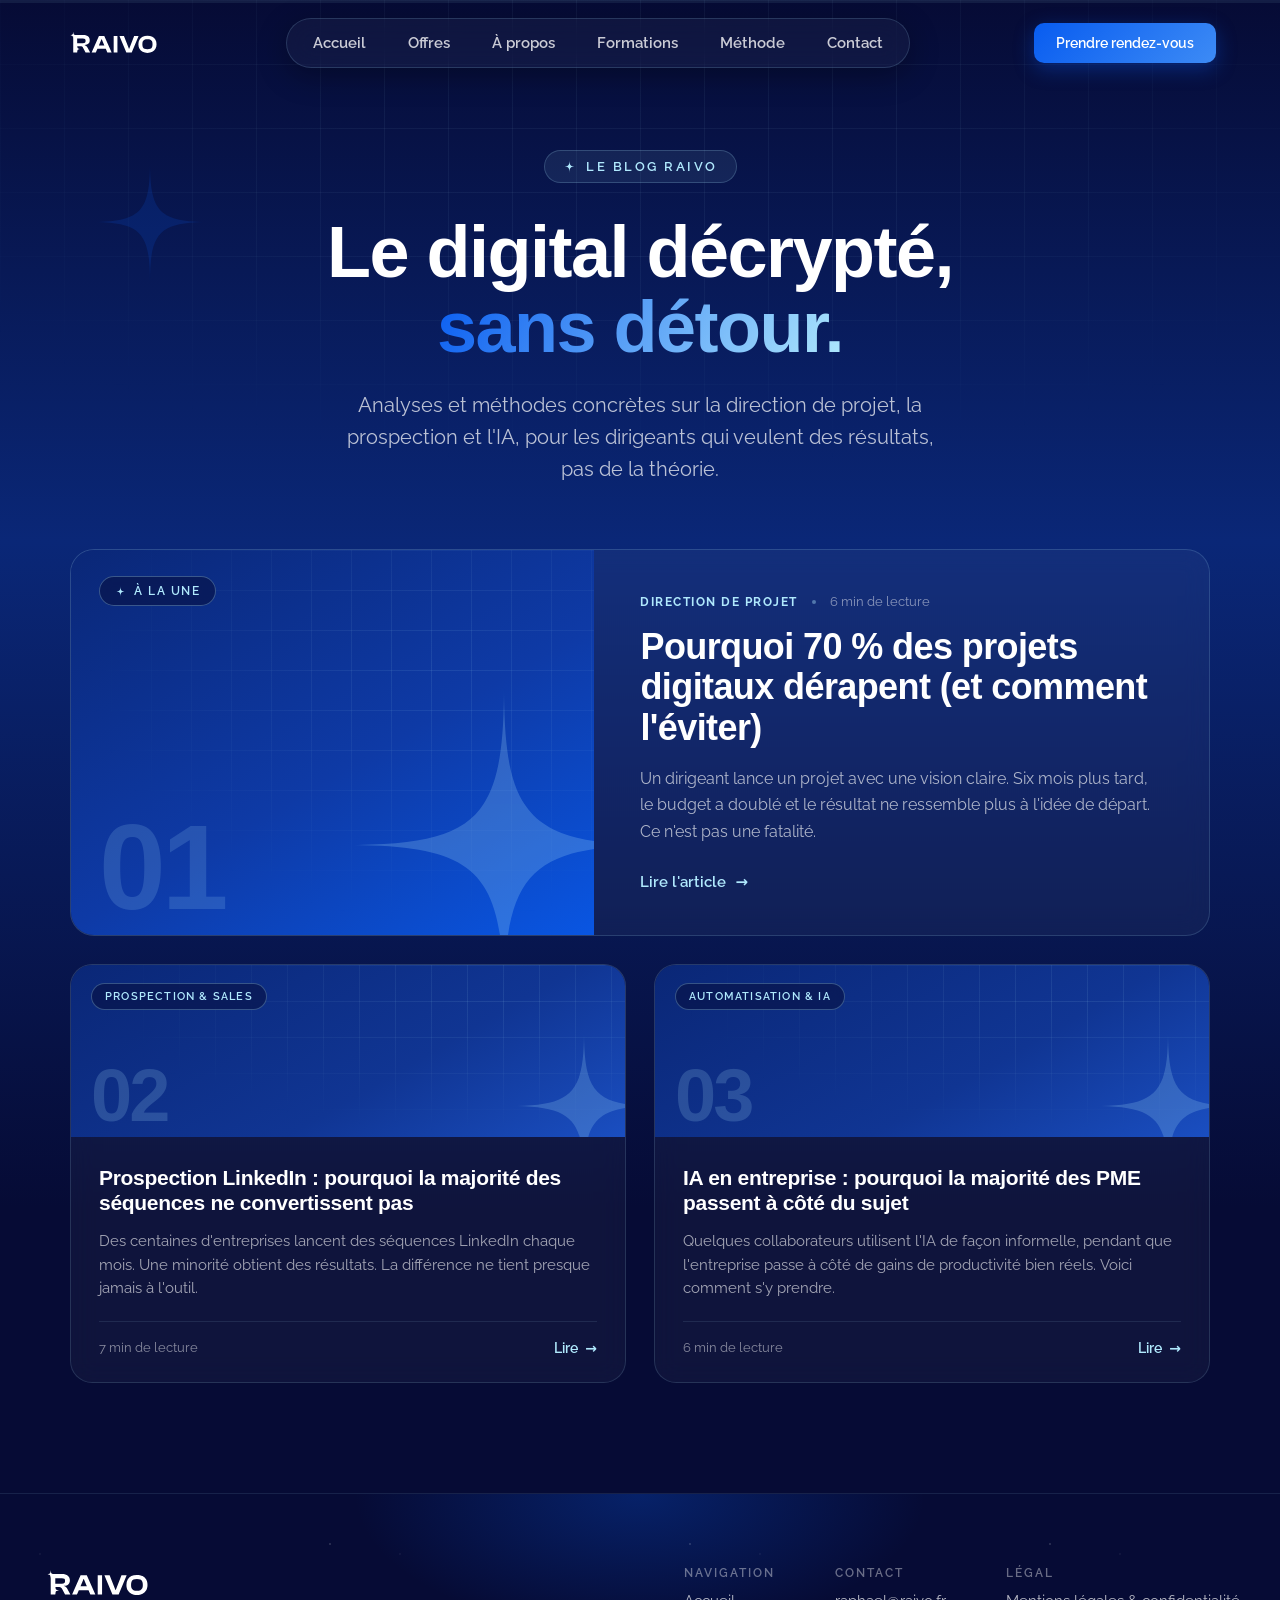
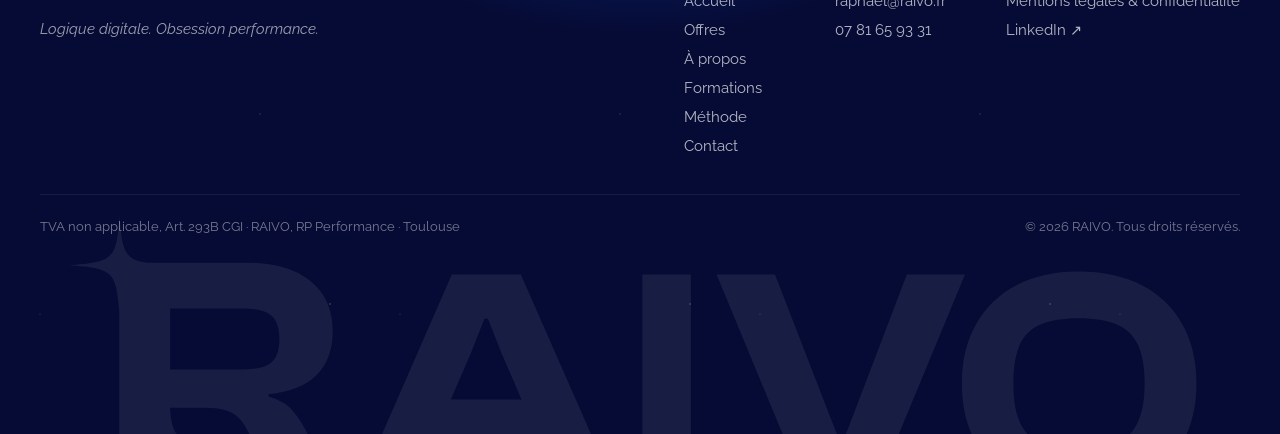
<file: blog.html>
<!DOCTYPE html>
<html lang="fr">
<head>
<meta charset="utf-8">
<meta name="viewport" content="width=device-width, initial-scale=1">
<title>Blog RAIVO – Digital, IA et prospection décryptés</title>
<link rel="icon" type="image/svg+xml" href="assets/favicon.svg">
<link rel="icon" type="image/png" sizes="32x32" href="assets/favicon-32.png">
<link rel="icon" type="image/png" sizes="16x16" href="assets/favicon-16.png">
<link rel="apple-touch-icon" sizes="180x180" href="assets/apple-touch-icon.png">
<meta name="description" content="Gestion de projet digital, prospection LinkedIn et IA en entreprise, sans jargon ni promesses en l'air. Les analyses terrain de RAIVO.">
<link rel="canonical" href="https://raivo.fr/blog.html">
<meta property="og:type" content="website">
<meta property="og:url" content="https://raivo.fr/blog.html">
<meta property="og:title" content="Blog RAIVO – Digital, IA et prospection décryptés">
<meta property="og:description" content="Gestion de projet digital, prospection LinkedIn et IA en entreprise, sans jargon ni promesses en l'air. Les analyses terrain de RAIVO.">
<meta property="og:image" content="assets/og-image.jpg">
<meta property="og:site_name" content="RAIVO">
<meta property="og:locale" content="fr_FR">
<meta name="twitter:card" content="summary_large_image">
<meta name="twitter:title" content="Blog RAIVO – Digital, IA et prospection décryptés">
<meta name="twitter:description" content="Gestion de projet digital, prospection LinkedIn et IA en entreprise, sans jargon ni promesses en l'air. Les analyses terrain de RAIVO.">
<meta name="twitter:image" content="assets/og-image.jpg">
<link rel="preconnect" href="https://fonts.googleapis.com">
<link rel="preconnect" href="https://fonts.gstatic.com" crossorigin>
<link rel="preconnect" href="https://api.fontshare.com">
<link href="https://api.fontshare.com/v2/css?f[]=clash-display@600,700&display=swap" rel="stylesheet">
<link href="https://fonts.googleapis.com/css2?family=Raleway:wght@400;500;600;700&display=swap" rel="stylesheet">
<link rel="stylesheet" href="css/style.css">
</head>
<body>

<div class="rv-progress-track"><div class="rv-progress-bar" data-progress-bar></div></div>

<header class="rv-header" data-header>
  <div class="rv-header-inner">
    <a href="index.html" class="rv-logo" aria-label="RAIVO, accueil">
      <img src="assets/raivo-logo-wide.svg" alt="Logo RAIVO" width="129" height="31">
    </a>
    <nav class="rv-tubelight" aria-label="Navigation principale">
      <a class="rv-nav-item" href="index.html#accueil">Accueil</a>
      <a class="rv-nav-item" href="index.html#offres">Offres</a>
      <a class="rv-nav-item" href="index.html#apropos">À propos</a>
      <a class="rv-nav-item" href="index.html#formations">Formations</a>
      <a class="rv-nav-item" href="index.html#methode">Méthode</a>
      <a class="rv-nav-item" href="index.html#contact">Contact</a>
    </nav>
    <a class="rv-cta-header" href="rendez-vous.html" aria-label="Prendre rendez-vous">Prendre rendez-vous</a>
    <button type="button" class="rv-burger" data-burger aria-label="Ouvrir le menu" aria-expanded="false">
      <svg width="18" height="18" viewBox="0 0 24 24" aria-hidden="true">
        <path class="icon-close" d="M5 5L19 19M19 5L5 19" stroke="#fff" stroke-width="2" stroke-linecap="round"></path>
        <path class="icon-open" d="M4 7H20M4 12H20M4 17H20" stroke="#fff" stroke-width="2" stroke-linecap="round"></path>
      </svg>
    </button>
  </div>
  <div class="rv-mobile-menu" data-mobile-menu>
    <a href="index.html#accueil">Accueil</a>
    <a href="index.html#offres">Offres</a>
    <a href="index.html#apropos">À propos</a>
    <a href="index.html#formations">Formations</a>
    <a href="index.html#methode">Méthode</a>
    <a href="index.html#contact">Contact</a>
    <a href="rendez-vous.html" class="rv-mobile-cta">Prendre rendez-vous</a>
  </div>
</header>

<main data-blog-root>

  <!-- ===================== INDEX VIEW ===================== -->
  <div data-blog-index>
    <section class="blog-hero">
      <div class="blog-hero-grid" aria-hidden="true"></div>
      <svg width="120" height="120" viewBox="0 0 100 100" aria-hidden="true" style="position:absolute; left:7%; top:30%; opacity:.16; animation:raivoFloat 9s ease-in-out infinite;"><path d="M50 0 C50 42 58 50 100 50 C58 50 50 58 50 100 C50 58 42 50 0 50 C42 50 50 42 50 0 Z" fill="#085cf0"/></svg>
      <div class="blog-hero-inner">
        <div class="rv-hero-tag" data-reveal>
          <svg width="13" height="13" viewBox="0 0 100 100" aria-hidden="true"><path d="M50 0 C50 42 58 50 100 50 C58 50 50 58 50 100 C50 58 42 50 0 50 C42 50 50 42 50 0 Z" fill="#b0e9fd"/></svg>
          <span>Le blog RAIVO</span>
        </div>
        <h1 data-reveal>Le digital décrypté,<br><span class="grad-text">sans détour.</span></h1>
        <p data-reveal>Analyses et méthodes concrètes sur la direction de projet, la prospection et l'IA, pour les dirigeants qui veulent des résultats, pas de la théorie.</p>
      </div>
    </section>

    <section class="blog-list-section">
      <div class="blog-list-inner">

        <a href="#derapage-projets-digitaux" data-blog-link="derapage-projets-digitaux" data-reveal class="blog-featured">
          <div class="blog-featured-visual">
            <div class="grid-overlay" aria-hidden="true"></div>
            <svg class="spin" width="320" height="320" viewBox="0 0 100 100" aria-hidden="true"><path d="M50 0 C50 42 58 50 100 50 C58 50 50 58 50 100 C50 58 42 50 0 50 C42 50 50 42 50 0 Z" fill="#b0e9fd"/></svg>
            <div class="blog-featured-badge"><svg width="11" height="11" viewBox="0 0 100 100" aria-hidden="true"><path d="M50 0 C50 42 58 50 100 50 C58 50 50 58 50 100 C50 58 42 50 0 50 C42 50 50 42 50 0 Z" fill="#b0e9fd"/></svg><span>À la une</span></div>
            <span class="blog-featured-num">01</span>
          </div>
          <div class="blog-featured-body">
            <div class="blog-featured-meta"><span class="cat">Direction de projet</span><span class="dot"></span><span class="time">6 min de lecture</span></div>
            <h2>Pourquoi 70 % des projets digitaux dérapent (et comment l'éviter)</h2>
            <p>Un dirigeant lance un projet avec une vision claire. Six mois plus tard, le budget a doublé et le résultat ne ressemble plus à l'idée de départ. Ce n'est pas une fatalité.</p>
            <span class="link">Lire l'article <span>→</span></span>
          </div>
        </a>

        <div class="blog-grid">
          <a href="#prospection-linkedin" data-blog-link="prospection-linkedin" data-reveal class="blog-card">
            <div class="blog-card-visual">
              <div class="grid-overlay" aria-hidden="true"></div>
              <svg class="mark" width="150" height="150" viewBox="0 0 100 100" aria-hidden="true"><path d="M50 0 C50 42 58 50 100 50 C58 50 50 58 50 100 C50 58 42 50 0 50 C42 50 50 42 50 0 Z" fill="#b0e9fd"/></svg>
              <span class="badge">Prospection & Sales</span>
              <span class="num">02</span>
            </div>
            <div class="blog-card-body">
              <h3>Prospection LinkedIn : pourquoi la majorité des séquences ne convertissent pas</h3>
              <p>Des centaines d'entreprises lancent des séquences LinkedIn chaque mois. Une minorité obtient des résultats. La différence ne tient presque jamais à l'outil.</p>
              <div class="blog-card-foot"><span class="time">7 min de lecture</span><span class="link">Lire <span>→</span></span></div>
            </div>
          </a>
          <a href="#ia-pme" data-blog-link="ia-pme" data-reveal class="blog-card">
            <div class="blog-card-visual">
              <div class="grid-overlay" aria-hidden="true"></div>
              <svg class="mark" width="150" height="150" viewBox="0 0 100 100" aria-hidden="true"><path d="M50 0 C50 42 58 50 100 50 C58 50 50 58 50 100 C50 58 42 50 0 50 C42 50 50 42 50 0 Z" fill="#b0e9fd"/></svg>
              <span class="badge">Automatisation & IA</span>
              <span class="num">03</span>
            </div>
            <div class="blog-card-body">
              <h3>IA en entreprise : pourquoi la majorité des PME passent à côté du sujet</h3>
              <p>Quelques collaborateurs utilisent l'IA de façon informelle, pendant que l'entreprise passe à côté de gains de productivité bien réels. Voici comment s'y prendre.</p>
              <div class="blog-card-foot"><span class="time">6 min de lecture</span><span class="link">Lire <span>→</span></span></div>
            </div>
          </a>
        </div>

      </div>
    </section>
  </div>

  <!-- ===================== ARTICLE 1 ===================== -->
  <div data-blog-article="derapage-projets-digitaux" style="display:none;">
    <article class="blog-article-head">
      <svg width="520" height="520" viewBox="0 0 100 100" aria-hidden="true" style="position:absolute; right:-160px; top:-130px; opacity:.05; animation:raivoSpin 70s linear infinite;"><path d="M50 0 C50 42 58 50 100 50 C58 50 50 58 50 100 C50 58 42 50 0 50 C42 50 50 42 50 0 Z" fill="#b0e9fd"/></svg>
      <div class="blog-article-inner">
        <a href="#" data-blog-link="" class="blog-back"><span class="arrow">←</span> Tous les articles</a>
        <div class="blog-article-meta">
          <span class="blog-article-cat"><svg width="11" height="11" viewBox="0 0 100 100" aria-hidden="true"><path d="M50 0 C50 42 58 50 100 50 C58 50 50 58 50 100 C50 58 42 50 0 50 C42 50 50 42 50 0 Z" fill="#b0e9fd"/></svg>Direction de projet</span>
          <span class="dot"></span>
          <time class="date" datetime="2026-07-01">1 juillet 2026</time>
          <span class="dot"></span>
          <span class="time">6 min de lecture</span>
        </div>
        <h1>Pourquoi 70 % des projets digitaux dérapent (et comment l'éviter)</h1>
        <div class="blog-author">
          <div class="blog-author-avatar"><img src="assets/raphael-poirier.png?v=2" alt="Raphaël Poirier" width="46" height="46" loading="lazy"></div>
          <div><span class="name">Raphaël Poirier</span><span class="role">Consultant en performance digitale · RAIVO</span></div>
        </div>
      </div>
    </article>

    <div class="blog-body-wrap">
      <div class="blog-body">
        <p class="blog-lead">Un dirigeant lance un projet digital avec une vision claire. Six mois plus tard, le budget a doublé, les délais ont explosé et le résultat ne ressemble plus à l'idée de départ. Ce scénario n'est pas une fatalité, c'est la conséquence directe d'un défaut de cadrage initial.</p>

        <h2>Le symptôme n'est jamais la vraie cause</h2>
        <p>Quand un projet digital dérape, la réaction naturelle est de pointer du doigt le prestataire, le développeur ou l'agence. Dans la grande majorité des cas, le problème est ailleurs : personne n'a occupé la fonction de chef de projet senior dès le départ.</p>
        <p>Sans cadrage initial, chaque prestataire interprète le besoin à sa manière. Le développeur construit selon sa compréhension. Le designer livre selon la sienne. Le résultat : un produit final qui est la somme d'interprétations individuelles, pas l'exécution d'une vision unique.</p>

        <h2>Les trois failles qui font déraper un projet</h2>
        <div class="blog-steps">
          <div class="blog-step"><span class="n">1</span><div><h4>L'absence d'arbitrage</h4><p>Un projet digital implique des dizaines de micro-décisions : quelle fonctionnalité prioriser, quel design valider, quel budget allouer à quel poste. Sans un interlocuteur habilité à trancher rapidement, ces décisions s'accumulent et bloquent l'avancement.</p></div></div>
          <div class="blog-step"><span class="n">2</span><div><h4>Le périmètre qui glisse</h4><p>C'est le piège le plus courant : une fonctionnalité en plus par-ci, un ajustement par-là. Individuellement, chaque ajout semble raisonnable. Cumulés sur plusieurs mois, ils peuvent doubler le budget initial sans que personne n'ait formellement validé cette dérive.</p></div></div>
          <div class="blog-step"><span class="n">3</span><div><h4>La coordination éclatée</h4><p>Développement, design, SEO, contenu : un projet digital mobilise plusieurs compétences distinctes. Sans coordination centralisée, chaque prestataire travaille en silo, et les incohérences n'apparaissent qu'au moment de l'assemblage final, le pire moment pour les découvrir.</p></div></div>
        </div>

        <h2>Ce qu'un cadrage solide change concrètement</h2>
        <p>Un projet bien cadré repose sur trois piliers simples mais rarement appliqués avec rigueur :</p>
        <ul class="blog-ul">
          <li><svg width="14" height="14" viewBox="0 0 100 100" aria-hidden="true"><path d="M50 0 C50 42 58 50 100 50 C58 50 50 58 50 100 C50 58 42 50 0 50 C42 50 50 42 50 0 Z" fill="#085cf0"/></svg><span>Un périmètre défini par écrit avant le démarrage, avec des critères clairs de ce qui est inclus et ce qui ne l'est pas</span></li>
          <li><svg width="14" height="14" viewBox="0 0 100 100" aria-hidden="true"><path d="M50 0 C50 42 58 50 100 50 C58 50 50 58 50 100 C50 58 42 50 0 50 C42 50 50 42 50 0 Z" fill="#085cf0"/></svg><span>Un point de décision unique, capable d'arbitrer rapidement sans remonter une chaîne de validation interminable</span></li>
          <li><svg width="14" height="14" viewBox="0 0 100 100" aria-hidden="true"><path d="M50 0 C50 42 58 50 100 50 C58 50 50 58 50 100 C50 58 42 50 0 50 C42 50 50 42 50 0 Z" fill="#085cf0"/></svg><span>Un reporting régulier qui permet de détecter une dérive dès les premiers signaux, pas six mois plus tard</span></li>
        </ul>

        <h2>Le faux dilemme : recruter ou improviser</h2>
        <p>Beaucoup de dirigeants de PME et de porteurs de projet se retrouvent face à un choix qui semble binaire : recruter un chef de projet senior à temps plein, ou piloter eux-mêmes le projet en plus de leurs propres responsabilités.</p>
        <p>Aucune des deux options n'est satisfaisante. Un recrutement senior représente un coût fixe important, difficile à justifier pour un projet ponctuel. Piloter soi-même signifie consacrer un temps précieux à des arbitrages techniques qui ne sont pas son métier, au détriment de la stratégie globale de l'entreprise.</p>
        <p>La direction de projet externalisée répond exactement à ce besoin intermédiaire : un regard senior mobilisé au bon moment, sans l'engagement d'un recrutement permanent.</p>

        <h2>Trois questions à se poser avant de lancer un projet digital</h2>
        <ul class="blog-ul">
          <li><svg width="14" height="14" viewBox="0 0 100 100" aria-hidden="true"><path d="M50 0 C50 42 58 50 100 50 C58 50 50 58 50 100 C50 58 42 50 0 50 C42 50 50 42 50 0 Z" fill="#085cf0"/></svg><span>Qui, dans l'organisation, est habilité à trancher rapidement en cas de désaccord entre prestataires ?</span></li>
          <li><svg width="14" height="14" viewBox="0 0 100 100" aria-hidden="true"><path d="M50 0 C50 42 58 50 100 50 C58 50 50 58 50 100 C50 58 42 50 0 50 C42 50 50 42 50 0 Z" fill="#085cf0"/></svg><span>Le périmètre du projet est-il formalisé par écrit, avec une définition claire de ce qui est hors scope ?</span></li>
          <li><svg width="14" height="14" viewBox="0 0 100 100" aria-hidden="true"><path d="M50 0 C50 42 58 50 100 50 C58 50 50 58 50 100 C50 58 42 50 0 50 C42 50 50 42 50 0 Z" fill="#085cf0"/></svg><span>Existe-t-il un rythme de reporting permettant de détecter une dérive avant qu'elle ne devienne coûteuse ?</span></li>
        </ul>
        <p>Si la réponse à l'une de ces questions est non, le risque de dérapage est déjà présent, même si le projet n'a pas encore commencé.</p>

        <div class="blog-cta-wrap" data-reveal>
          <div class="blog-cta-glow" aria-hidden="true"></div>
          <div class="blog-cta">
            <div class="blog-cta-head"><svg width="18" height="18" viewBox="0 0 100 100" aria-hidden="true"><path d="M50 0 C50 42 58 50 100 50 C58 50 50 58 50 100 C50 58 42 50 0 50 C42 50 50 42 50 0 Z" fill="#b0e9fd"/></svg><span>Travailler avec RAIVO</span></div>
            <p>RAIVO accompagne les startups et porteurs de projet sur la direction de projet digital externalisée : cadrage, coordination des prestataires et reporting continu.</p>
            <a href="index.html#contact" class="rv-btn rv-btn-primary">Prendre rendez-vous →</a>
          </div>
        </div>
      </div>
    </div>

    <section class="blog-related">
      <div class="blog-related-inner">
        <div class="blog-related-head"><h2>Lire aussi</h2><a href="#" data-blog-link="">Tous les articles →</a></div>
        <div class="blog-related-grid">
          <a href="#prospection-linkedin" data-blog-link="prospection-linkedin" class="blog-related-card">
            <div class="blog-related-visual"><span class="num">02</span></div>
            <div class="blog-related-body"><span class="cat">Prospection & Sales</span><h3>Prospection LinkedIn : pourquoi la majorité des séquences ne convertissent pas</h3></div>
          </a>
          <a href="#ia-pme" data-blog-link="ia-pme" class="blog-related-card">
            <div class="blog-related-visual"><span class="num">03</span></div>
            <div class="blog-related-body"><span class="cat">Automatisation & IA</span><h3>IA en entreprise : pourquoi la majorité des PME passent à côté du sujet</h3></div>
          </a>
        </div>
      </div>
    </section>
  </div>

  <!-- ===================== ARTICLE 2 ===================== -->
  <div data-blog-article="prospection-linkedin" style="display:none;">
    <article class="blog-article-head">
      <svg width="520" height="520" viewBox="0 0 100 100" aria-hidden="true" style="position:absolute; right:-160px; top:-130px; opacity:.05; animation:raivoSpin 70s linear infinite;"><path d="M50 0 C50 42 58 50 100 50 C58 50 50 58 50 100 C50 58 42 50 0 50 C42 50 50 42 50 0 Z" fill="#b0e9fd"/></svg>
      <div class="blog-article-inner">
        <a href="#" data-blog-link="" class="blog-back"><span class="arrow">←</span> Tous les articles</a>
        <div class="blog-article-meta">
          <span class="blog-article-cat"><svg width="11" height="11" viewBox="0 0 100 100" aria-hidden="true"><path d="M50 0 C50 42 58 50 100 50 C58 50 50 58 50 100 C50 58 42 50 0 50 C42 50 50 42 50 0 Z" fill="#b0e9fd"/></svg>Prospection & Sales</span>
          <span class="dot"></span>
          <time class="date" datetime="2026-07-02">2 juillet 2026</time>
          <span class="dot"></span>
          <span class="time">7 min de lecture</span>
        </div>
        <h1>Prospection LinkedIn : pourquoi la majorité des séquences ne convertissent pas</h1>
        <div class="blog-author">
          <div class="blog-author-avatar"><img src="assets/raphael-poirier.png?v=2" alt="Raphaël Poirier" width="46" height="46" loading="lazy"></div>
          <div><span class="name">Raphaël Poirier</span><span class="role">Consultant en performance digitale · RAIVO</span></div>
        </div>
      </div>
    </article>

    <div class="blog-body-wrap">
      <div class="blog-body">
        <p class="blog-lead">Des centaines d'entreprises lancent des séquences de prospection LinkedIn chaque mois. Une minorité obtient des résultats significatifs. La différence ne tient presque jamais à l'outil utilisé, mais à la méthode appliquée en amont.</p>

        <h2>Le piège du volume</h2>
        <p>La première erreur, et la plus répandue, consiste à croire que la prospection digitale est un jeu de volume : plus on envoie de messages, plus on génère de rendez-vous. Cette logique fonctionnait peut-être il y a quelques années. Aujourd'hui, les décideurs reçoivent des dizaines de sollicitations automatisées chaque semaine et les identifient instantanément.</p>
        <p>Un volume élevé de messages génériques produit l'effet inverse de celui recherché : il dégrade la perception de la marque et alimente les taux de blocage, ce qui finit par limiter la portée même du compte LinkedIn utilisé.</p>

        <h2>Ce qui distingue une séquence qui convertit</h2>
        <div class="blog-subs">
          <div class="blog-sub"><h4>Un ciblage construit avant la rédaction</h4><p>Avant d'écrire le moindre message, la question à se poser est : qui, précisément, a un problème que mon offre résout aujourd'hui ? Un ciblage flou, « les dirigeants de PME » par exemple, produit mécaniquement des messages flous. Un ciblage précis, basé sur un secteur, une taille d'entreprise et un signal d'achat identifiable, change radicalement la pertinence perçue du message.</p></div>
          <div class="blog-sub"><h4>Une accroche centrée sur le destinataire, pas sur l'expéditeur</h4><p>La plupart des messages de prospection commencent par présenter l'entreprise qui les envoie. C'est l'inverse de ce qui fonctionne. Les premières lignes doivent parler du contexte du destinataire, son secteur, une actualité récente, un défi identifiable, avant même de mentionner l'offre.</p></div>
          <div class="blog-sub"><h4>Une séquence, pas un message isolé</h4><p>Un seul message obtient rarement une réponse. La conversion vient de l'enchaînement cohérent de plusieurs points de contact, espacés dans le temps, qui apportent à chaque fois une valeur ou un angle différent, jamais une simple relance du type « avez-vous vu mon message précédent ».</p></div>
        </div>

        <h2>Les 5 étapes d'une séquence qui fonctionne</h2>
        <div class="blog-ol">
          <div class="item"><span class="n">1</span><span class="txt">Définir un segment de cible précis (secteur, taille, fonction, signal déclencheur)</span></div>
          <div class="item"><span class="n">2</span><span class="txt">Construire un message d'ouverture centré sur un problème reconnaissable par la cible</span></div>
          <div class="item"><span class="n">3</span><span class="txt">Séquencer 3 à 5 points de contact avec une valeur ajoutée distincte à chaque étape</span></div>
          <div class="item"><span class="n">4</span><span class="txt">Suivre les taux de réponse par variante de message pour identifier ce qui fonctionne réellement</span></div>
          <div class="item"><span class="n">5</span><span class="txt">Ajuster en continu, une séquence performante en janvier ne le reste pas automatiquement en juin</span></div>
        </div>

        <h2>L'outil n'est jamais le facteur limitant</h2>
        <p>Instantly, Lemlist, Waalaxy, Sales Navigator : les outils de prospection actuels sont matures et performants. La différence entre une campagne qui convertit à 15 % et une autre qui convertit à 1 % ne vient quasiment jamais du choix de l'outil, mais de la stratégie de ciblage et de la qualité des messages.</p>

        <div class="blog-quote"><span class="mark" aria-hidden="true">"</span><p>Configurer un outil sans stratégie en amont, c'est construire une voiture de course sans savoir conduire.</p></div>

        <h2>Le CRM, angle mort fréquent</h2>
        <p>Une séquence de prospection efficace génère des réponses, mais sans CRM correctement configuré pour suivre ces réponses, une partie significative des opportunités se perd simplement dans une boîte mail saturée. Le suivi structuré des leads, du premier contact à la signature, est souvent le maillon le plus négligé d'un dispositif d'acquisition.</p>

        <div class="blog-cta-wrap" data-reveal>
          <div class="blog-cta-glow" aria-hidden="true"></div>
          <div class="blog-cta">
            <div class="blog-cta-head"><svg width="18" height="18" viewBox="0 0 100 100" aria-hidden="true"><path d="M50 0 C50 42 58 50 100 50 C58 50 50 58 50 100 C50 58 42 50 0 50 C42 50 50 42 50 0 Z" fill="#b0e9fd"/></svg><span>Travailler avec RAIVO</span></div>
            <p>RAIVO accompagne les PME et startups dans la mise en place de systèmes de prospection digitale complets : audit, setup CRM, séquences email et LinkedIn, suivi des performances.</p>
            <a href="index.html#contact" class="rv-btn rv-btn-primary">Prendre rendez-vous →</a>
          </div>
        </div>
      </div>
    </div>

    <section class="blog-related">
      <div class="blog-related-inner">
        <div class="blog-related-head"><h2>Lire aussi</h2><a href="#" data-blog-link="">Tous les articles →</a></div>
        <div class="blog-related-grid">
          <a href="#derapage-projets-digitaux" data-blog-link="derapage-projets-digitaux" class="blog-related-card">
            <div class="blog-related-visual"><span class="num">01</span></div>
            <div class="blog-related-body"><span class="cat">Direction de projet</span><h3>Pourquoi 70 % des projets digitaux dérapent (et comment l'éviter)</h3></div>
          </a>
          <a href="#ia-pme" data-blog-link="ia-pme" class="blog-related-card">
            <div class="blog-related-visual"><span class="num">03</span></div>
            <div class="blog-related-body"><span class="cat">Automatisation & IA</span><h3>IA en entreprise : pourquoi la majorité des PME passent à côté du sujet</h3></div>
          </a>
        </div>
      </div>
    </section>
  </div>

  <!-- ===================== ARTICLE 3 ===================== -->
  <div data-blog-article="ia-pme" style="display:none;">
    <article class="blog-article-head">
      <svg width="520" height="520" viewBox="0 0 100 100" aria-hidden="true" style="position:absolute; right:-160px; top:-130px; opacity:.05; animation:raivoSpin 70s linear infinite;"><path d="M50 0 C50 42 58 50 100 50 C58 50 50 58 50 100 C50 58 42 50 0 50 C42 50 50 42 50 0 Z" fill="#b0e9fd"/></svg>
      <div class="blog-article-inner">
        <a href="#" data-blog-link="" class="blog-back"><span class="arrow">←</span> Tous les articles</a>
        <div class="blog-article-meta">
          <span class="blog-article-cat"><svg width="11" height="11" viewBox="0 0 100 100" aria-hidden="true"><path d="M50 0 C50 42 58 50 100 50 C58 50 50 58 50 100 C50 58 42 50 0 50 C42 50 50 42 50 0 Z" fill="#b0e9fd"/></svg>Automatisation & IA</span>
          <span class="dot"></span>
          <time class="date" datetime="2026-07-03">3 juillet 2026</time>
          <span class="dot"></span>
          <span class="time">6 min de lecture</span>
        </div>
        <h1>IA en entreprise : pourquoi la majorité des PME passent à côté du sujet</h1>
        <div class="blog-author">
          <div class="blog-author-avatar"><img src="assets/raphael-poirier.png?v=2" alt="Raphaël Poirier" width="46" height="46" loading="lazy"></div>
          <div><span class="name">Raphaël Poirier</span><span class="role">Consultant en performance digitale · RAIVO</span></div>
        </div>
      </div>
    </article>

    <div class="blog-body-wrap">
      <div class="blog-body">
        <p class="blog-lead">L'intelligence artificielle générative occupe l'actualité depuis plusieurs années. Pourtant, dans la plupart des PME, son usage reste marginal : quelques collaborateurs l'utilisent de manière informelle, sans cadre ni méthode, pendant que l'entreprise dans son ensemble passe à côté des gains de productivité réels qu'elle pourrait en tirer.</p>

        <h2>Le mythe de la complexité technique</h2>
        <p>La première barrière à l'adoption de l'IA en entreprise n'est pas technique, c'est mentale. Beaucoup de dirigeants associent encore l'IA à des projets lourds, coûteux et réservés aux grands groupes disposant d'équipes data. Cette représentation est largement dépassée.</p>
        <p>Les outils actuels comme ChatGPT, Claude ou les plateformes d'automatisation comme n8n permettent de mettre en place des gains de productivité mesurables en quelques semaines, avec un investissement initial limité et sans recrutement technique spécifique.</p>

        <h2>Où se trouvent les gains réels</h2>
        <p>Contrairement à une idée reçue, l'IA n'apporte pas le plus de valeur sur des tâches créatives ou stratégiques. Les gains les plus rapides et les plus mesurables se trouvent presque toujours sur des tâches répétitives, structurées et chronophages :</p>
        <ul class="blog-ul">
          <li><svg width="14" height="14" viewBox="0 0 100 100" aria-hidden="true"><path d="M50 0 C50 42 58 50 100 50 C58 50 50 58 50 100 C50 58 42 50 0 50 C42 50 50 42 50 0 Z" fill="#085cf0"/></svg><span>Tri et qualification automatique des leads entrants</span></li>
          <li><svg width="14" height="14" viewBox="0 0 100 100" aria-hidden="true"><path d="M50 0 C50 42 58 50 100 50 C58 50 50 58 50 100 C50 58 42 50 0 50 C42 50 50 42 50 0 Z" fill="#085cf0"/></svg><span>Rédaction de premiers jets de réponses commerciales ou de contenus</span></li>
          <li><svg width="14" height="14" viewBox="0 0 100 100" aria-hidden="true"><path d="M50 0 C50 42 58 50 100 50 C58 50 50 58 50 100 C50 58 42 50 0 50 C42 50 50 42 50 0 Z" fill="#085cf0"/></svg><span>Synchronisation de données entre plusieurs outils (CRM, facturation, support)</span></li>
          <li><svg width="14" height="14" viewBox="0 0 100 100" aria-hidden="true"><path d="M50 0 C50 42 58 50 100 50 C58 50 50 58 50 100 C50 58 42 50 0 50 C42 50 50 42 50 0 Z" fill="#085cf0"/></svg><span>Reporting automatisé à partir de données éparpillées dans plusieurs fichiers</span></li>
          <li><svg width="14" height="14" viewBox="0 0 100 100" aria-hidden="true"><path d="M50 0 C50 42 58 50 100 50 C58 50 50 58 50 100 C50 58 42 50 0 50 C42 50 50 42 50 0 Z" fill="#085cf0"/></svg><span>Traitement de premier niveau du support client</span></li>
        </ul>

        <h2>Pourquoi tant d'initiatives IA échouent en entreprise</h2>
        <div class="blog-subs">
          <div class="blog-sub"><h4>Un périmètre trop large dès le départ</h4><p>Vouloir automatiser l'ensemble des process de l'entreprise en une seule initiative est le plus sûr moyen d'échouer. Les projets qui produisent des résultats concrets commencent toujours par un périmètre restreint, sur un processus précis, avec un objectif mesurable.</p></div>
          <div class="blog-sub"><h4>L'absence de formation des équipes</h4><p>Un outil d'automatisation parfaitement configuré mais que personne ne sait utiliser ou maintenir finit toujours par être abandonné au bout de quelques semaines. La formation des équipes n'est pas une option annexe, c'est une condition de la pérennité du dispositif.</p></div>
          <div class="blog-sub"><h4>L'absence d'indicateur de succès défini en amont</h4><p>Sans objectif chiffré défini avant le démarrage, temps gagné, taux d'erreur réduit, délai de traitement raccourci, il devient impossible d'évaluer si l'automatisation mise en place a réellement apporté de la valeur. Beaucoup d'entreprises se retrouvent ainsi avec des outils en place dont elles ne savent pas mesurer le retour sur investissement.</p></div>
        </div>

        <h2>Une méthode simple pour démarrer</h2>
        <p>Plutôt que de chercher à tout automatiser, l'approche la plus efficace consiste à identifier un seul processus répétitif, chronophage et bien délimité, puis à le traiter de bout en bout :</p>
        <div class="blog-ol">
          <div class="item"><span class="n">1</span><span class="txt">Cartographier le processus actuel tel qu'il est réalisé manuellement aujourd'hui</span></div>
          <div class="item"><span class="n">2</span><span class="txt">Identifier les étapes qui peuvent être automatisées sans perte de qualité</span></div>
          <div class="item"><span class="n">3</span><span class="txt">Mettre en place l'automatisation avec un outil adapté au contexte de l'entreprise</span></div>
          <div class="item"><span class="n">4</span><span class="txt">Former les collaborateurs concernés à l'usage et à la maintenance de premier niveau</span></div>
          <div class="item"><span class="n">5</span><span class="txt">Mesurer le résultat sur un mois et ajuster avant d'envisager un second chantier</span></div>
        </div>

        <h2>L'IA ne remplace pas une stratégie, elle l'accélère</h2>
        <p>L'erreur la plus coûteuse consiste à voir l'IA comme une solution autonome, capable de compenser l'absence de process clairs. En réalité, l'automatisation amplifie ce qui existe déjà : un processus bien pensé devient plus rapide et plus fiable ; un processus déjà chaotique devient un chaos automatisé, plus difficile encore à corriger.</p>
        <p>La question à se poser n'est donc pas seulement « quel outil IA utiliser », mais « quel processus, une fois clarifié, mérite d'être automatisé en priorité ».</p>

        <div class="blog-cta-wrap" data-reveal>
          <div class="blog-cta-glow" aria-hidden="true"></div>
          <div class="blog-cta">
            <div class="blog-cta-head"><svg width="18" height="18" viewBox="0 0 100 100" aria-hidden="true"><path d="M50 0 C50 42 58 50 100 50 C58 50 50 58 50 100 C50 58 42 50 0 50 C42 50 50 42 50 0 Z" fill="#b0e9fd"/></svg><span>Travailler avec RAIVO</span></div>
            <p>RAIVO accompagne les dirigeants dans l'intégration de l'IA et de l'automatisation : audit des process, mise en place d'outils adaptés (n8n, ChatGPT, Claude) et formation des équipes pour garantir l'autonomie.</p>
            <a href="index.html#contact" class="rv-btn rv-btn-primary">Prendre rendez-vous →</a>
          </div>
        </div>
      </div>
    </div>

    <section class="blog-related">
      <div class="blog-related-inner">
        <div class="blog-related-head"><h2>Lire aussi</h2><a href="#" data-blog-link="">Tous les articles →</a></div>
        <div class="blog-related-grid">
          <a href="#derapage-projets-digitaux" data-blog-link="derapage-projets-digitaux" class="blog-related-card">
            <div class="blog-related-visual"><span class="num">01</span></div>
            <div class="blog-related-body"><span class="cat">Direction de projet</span><h3>Pourquoi 70 % des projets digitaux dérapent (et comment l'éviter)</h3></div>
          </a>
          <a href="#prospection-linkedin" data-blog-link="prospection-linkedin" class="blog-related-card">
            <div class="blog-related-visual"><span class="num">02</span></div>
            <div class="blog-related-body"><span class="cat">Prospection & Sales</span><h3>Prospection LinkedIn : pourquoi la majorité des séquences ne convertissent pas</h3></div>
          </a>
        </div>
      </div>
    </section>
  </div>

</main>

<footer class="rv-footer">
  <div class="rv-footer-glow" aria-hidden="true"></div>
  <div class="rv-stars" aria-hidden="true"></div>
  <img src="assets/raivo-logo-wide.svg" alt="" aria-hidden="true" width="1280" height="308" loading="lazy" class="rv-footer-watermark">
  <div class="rv-footer-inner">
    <div class="rv-footer-top">
      <div class="rv-footer-brand">
        <img src="assets/raivo-logo-wide.svg" alt="Logo RAIVO" width="150" height="36">
        <p>Logique digitale. Obsession performance.</p>
      </div>
      <div class="rv-footer-cols">
        <div class="rv-footer-col">
          <span class="head">Navigation</span>
          <a href="index.html#accueil">Accueil</a>
          <a href="index.html#offres">Offres</a>
          <a href="index.html#apropos">À propos</a>
          <a href="index.html#formations">Formations</a>
          <a href="index.html#methode">Méthode</a>
          <a href="index.html#contact">Contact</a>
        </div>
        <div class="rv-footer-col">
          <span class="head">Contact</span>
          <a href="mailto:raphael@raivo.fr">raphael@raivo.fr</a>
          <a href="tel:+33781659331">07 81 65 93 31</a>
        </div>
        <div class="rv-footer-col">
          <span class="head">Légal</span>
          <a href="mentions-legales.html">Mentions légales & confidentialité</a>
          <a href="https://www.linkedin.com/in/rapha%C3%ABl-poirier/" target="_blank" rel="noopener" aria-label="LinkedIn RAIVO">LinkedIn ↗</a>
        </div>
      </div>
    </div>
    <div class="rv-footer-bottom">
      <span>TVA non applicable, Art. 293B CGI · RAIVO, RP Performance · Toulouse</span>
      <span>© 2026 RAIVO. Tous droits réservés.</span>
    </div>
  </div>
</footer>

<script src="js/main.js"></script>

<script>
window.axeptioSettings = {
  clientId: "6a49245755cf01ff65aa2dd6",
  cookiesVersion: "5f101598-992e-487b-aebd-4d98815784bb",
  googleConsentMode: {
    default: {
      analytics_storage: "denied",
      ad_storage: "denied",
      ad_user_data: "denied",
      ad_personalization: "denied",
      wait_for_update: 500
    }
  }
};
(function(d, s) {
  var t = d.getElementsByTagName(s)[0], e = d.createElement(s);
  e.async = true; e.src = "//static.axept.io/sdk.js";
  t.parentNode.insertBefore(e, t);
})(document, "script");
</script>
</body>
</html>
</file>
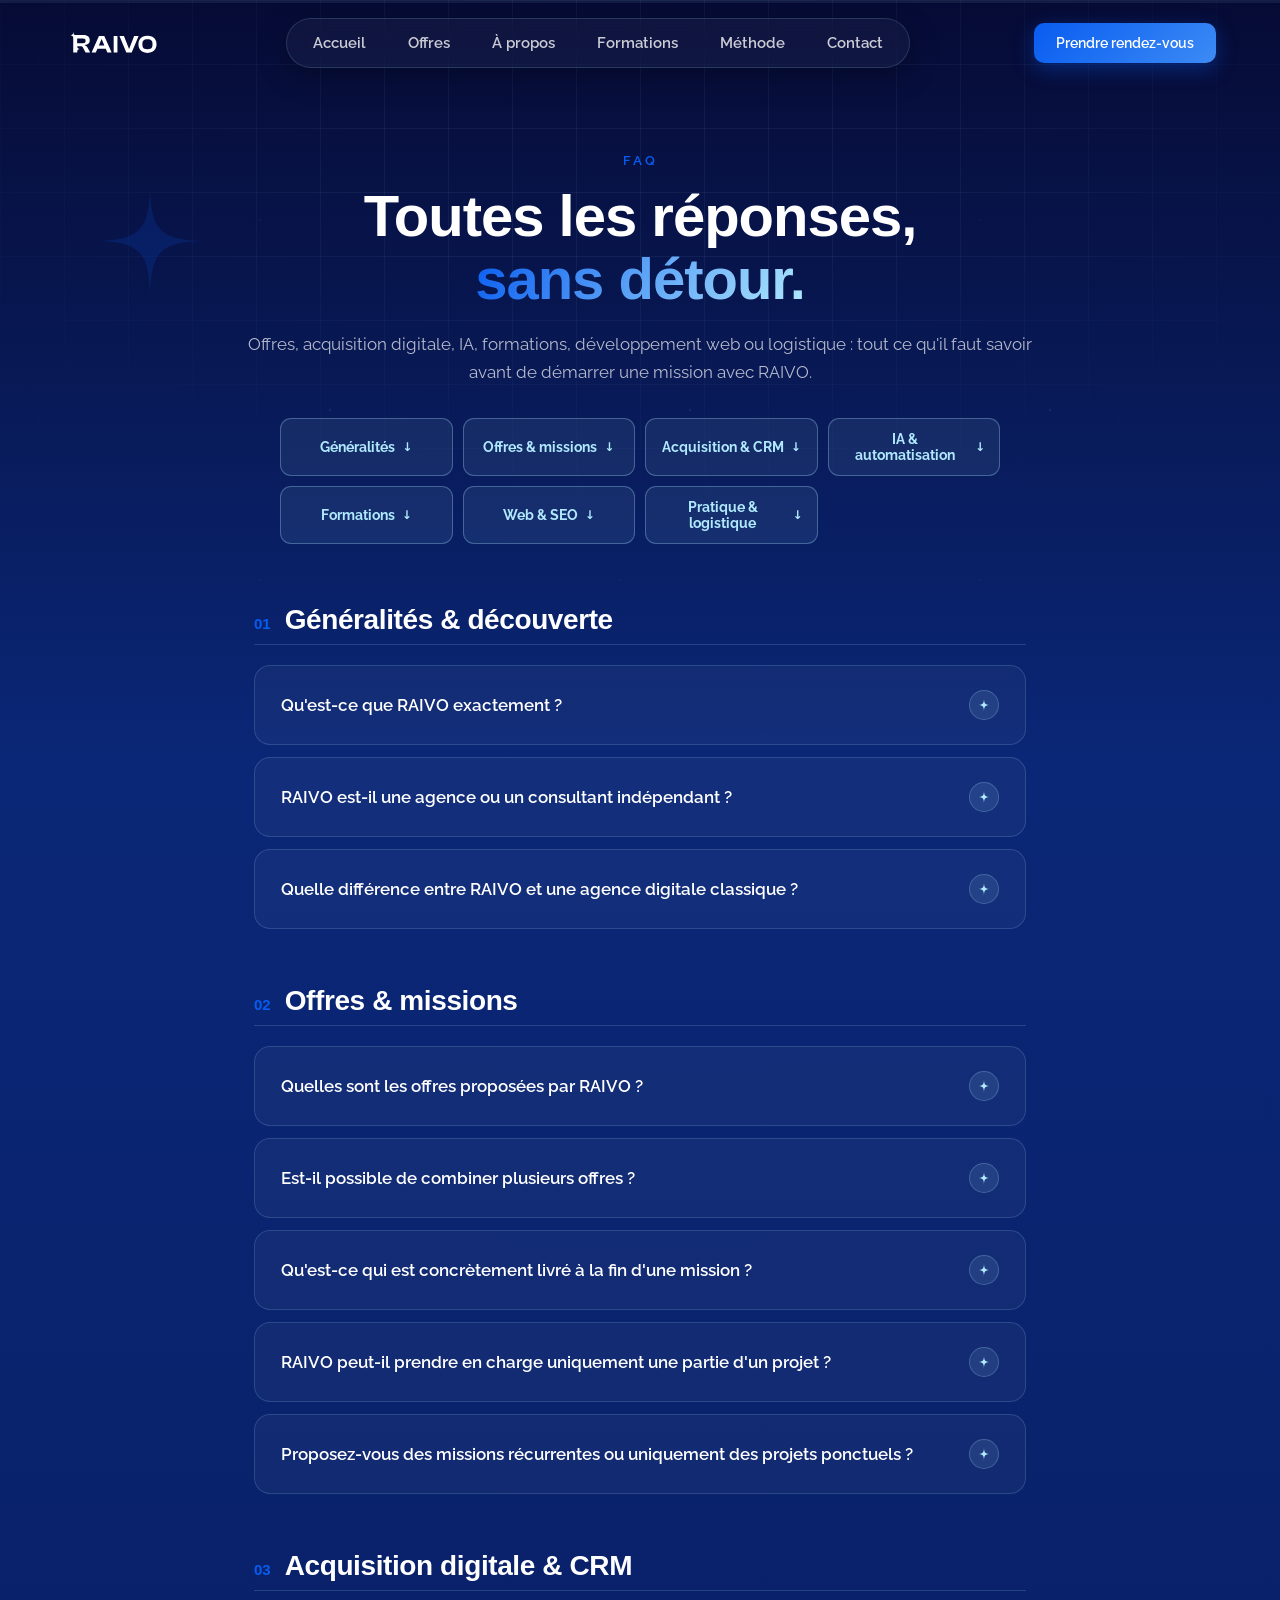
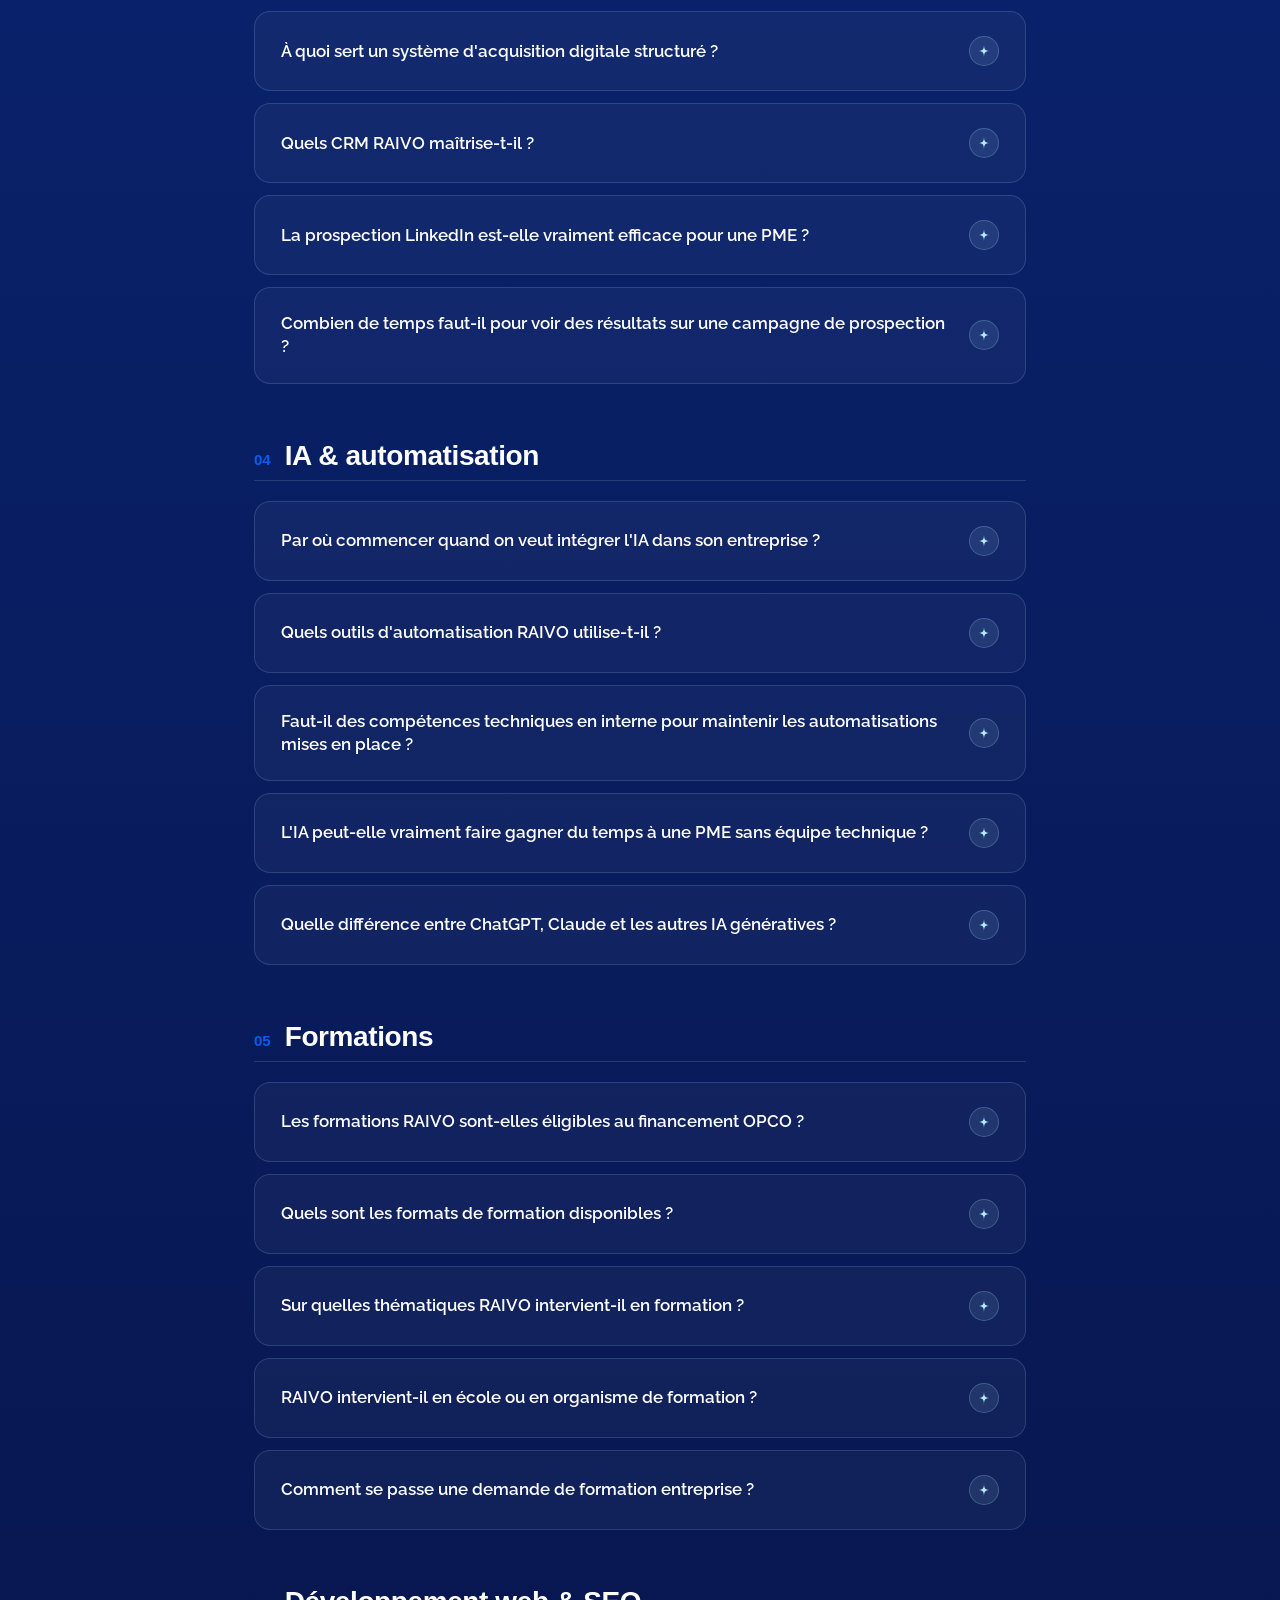
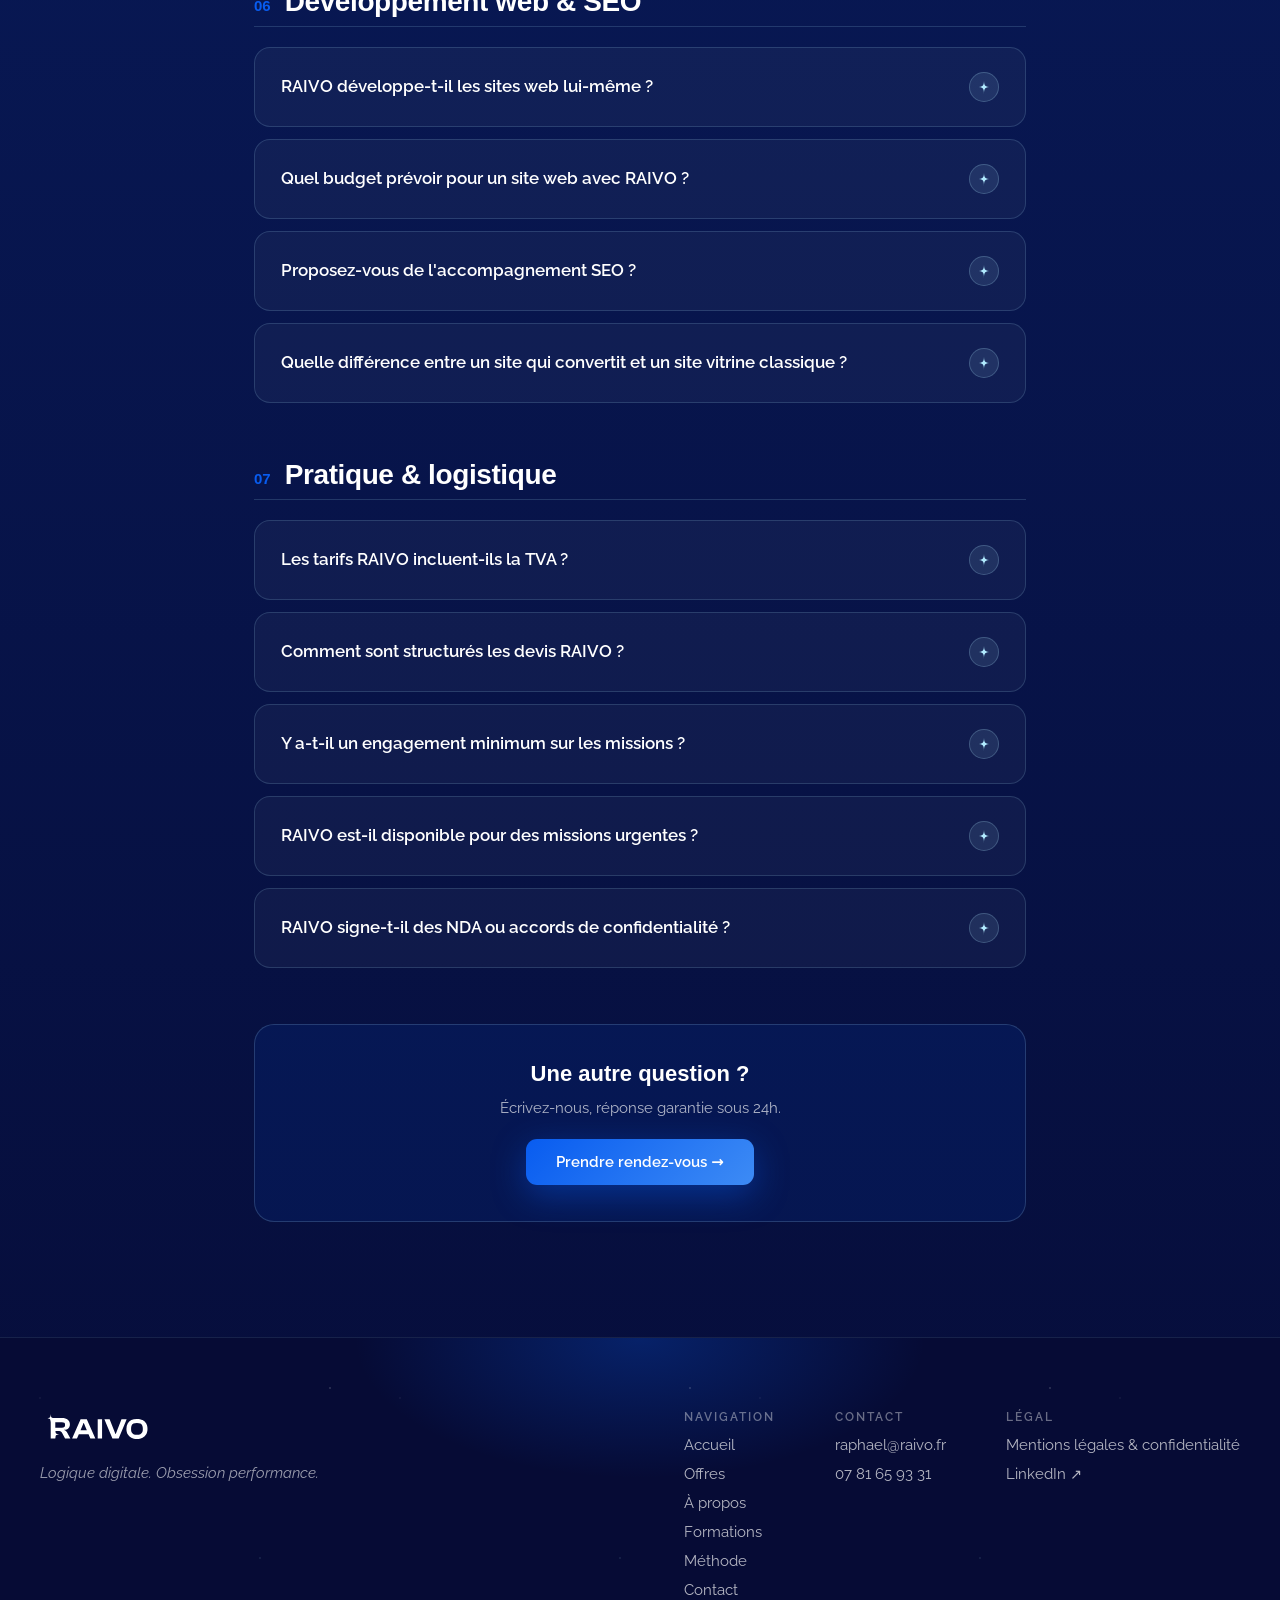
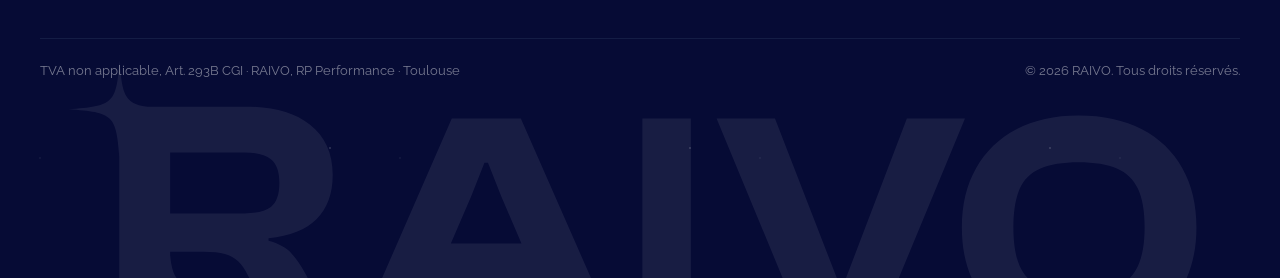
<file: faq.html>
<!DOCTYPE html>
<html lang="fr">
<head>
<meta charset="utf-8">
<meta name="viewport" content="width=device-width, initial-scale=1">
<title>FAQ – RAIVO, conseil en performance digitale à Toulouse</title>
<link rel="icon" type="image/svg+xml" href="assets/favicon.svg">
<link rel="icon" type="image/png" sizes="32x32" href="assets/favicon-32.png">
<link rel="icon" type="image/png" sizes="16x16" href="assets/favicon-16.png">
<link rel="apple-touch-icon" sizes="180x180" href="assets/apple-touch-icon.png">
<meta name="description" content="Zone d'intervention, durée des missions, formations sur mesure : les réponses aux questions les plus posées sur l'accompagnement RAIVO.">
<link rel="canonical" href="https://raivo.fr/faq.html">
<meta property="og:type" content="website">
<meta property="og:url" content="https://raivo.fr/faq.html">
<meta property="og:title" content="FAQ – RAIVO, conseil en performance digitale à Toulouse">
<meta property="og:description" content="Zone d'intervention, durée des missions, formations sur mesure : les réponses aux questions les plus posées sur l'accompagnement RAIVO.">
<meta property="og:image" content="assets/og-image.jpg">
<meta property="og:site_name" content="RAIVO">
<meta property="og:locale" content="fr_FR">
<meta name="twitter:card" content="summary_large_image">
<meta name="twitter:title" content="FAQ – RAIVO, conseil en performance digitale à Toulouse">
<meta name="twitter:description" content="Zone d'intervention, durée des missions, formations sur mesure : les réponses aux questions les plus posées sur l'accompagnement RAIVO.">
<meta name="twitter:image" content="assets/og-image.jpg">
<script type="application/ld+json">
{
  "@context": "https://schema.org",
  "@type": "FAQPage",
  "mainEntity": [
    {
      "@type": "Question",
      "name": "Qu'est-ce que RAIVO exactement ?",
      "acceptedAnswer": {
        "@type": "Answer",
        "text": "RAIVO est une structure de conseil en performance digitale basée à Toulouse. RAIVO accompagne les TPE, PME et startups sur trois axes : la direction de projet digital, la structuration de l'acquisition client, et l'intégration de l'IA et de l'automatisation dans les process. Chaque mission produit un livrable concret, pas des recommandations théoriques."
      }
    },
    {
      "@type": "Question",
      "name": "RAIVO est-il une agence ou un consultant indépendant ?",
      "acceptedAnswer": {
        "@type": "Answer",
        "text": "RAIVO est un consultant indépendant, ce qui signifie un interlocuteur unique, investi dans chaque mission comme dans sa propre entreprise. Selon les besoins, RAIVO mobilise un réseau de prestataires spécialisés (développement, design, SEO) sans que le client ait à les gérer directement."
      }
    },
    {
      "@type": "Question",
      "name": "Quelle différence entre RAIVO et une agence digitale classique ?",
      "acceptedAnswer": {
        "@type": "Answer",
        "text": "Une agence facture des équipes et des processus. RAIVO facture de l'expertise et des résultats. Pas de chef de projet junior qui relaie, pas de sur-staffing, pas de reporting hebdomadaire vide de sens. Un interlocuteur qui comprend vos enjeux business avant de parler outils."
      }
    },
    {
      "@type": "Question",
      "name": "Quelles sont les offres proposées par RAIVO ?",
      "acceptedAnswer": {
        "@type": "Answer",
        "text": "RAIVO propose trois offres principales : la direction de projet digital externalisée (à partir de 600 €/mois), la structuration de l'acquisition digitale clé en main (à partir de 1 490 €), et l'accélération digitale & IA (à partir de 1 500 €). Des missions courtes de cadrage et conseil sont également disponibles à partir de 800 €."
      }
    },
    {
      "@type": "Question",
      "name": "Est-il possible de combiner plusieurs offres ?",
      "acceptedAnswer": {
        "@type": "Answer",
        "text": "Oui. Beaucoup de missions démarrent par un audit ou un cadrage, puis s'étendent à la mise en place d'un système d'acquisition ou d'automatisation. RAIVO adapte le périmètre aux besoins réels et au budget disponible, pas à un catalogue prédéfini."
      }
    },
    {
      "@type": "Question",
      "name": "Qu'est-ce qui est concrètement livré à la fin d'une mission ?",
      "acceptedAnswer": {
        "@type": "Answer",
        "text": "Chaque mission se termine avec un livrable tangible : système configuré et testé, documentation complète, formation des équipes, et un point de suivi à 30 jours. L'objectif est que vos équipes soient autonomes, pas dépendantes de RAIVO pour faire tourner ce qui a été mis en place."
      }
    },
    {
      "@type": "Question",
      "name": "RAIVO peut-il prendre en charge uniquement une partie d'un projet ?",
      "acceptedAnswer": {
        "@type": "Answer",
        "text": "Oui. RAIVO intervient sur des périmètres délimités : uniquement le cadrage, uniquement le setup CRM, uniquement la formation équipe... Le découpage est défini ensemble lors du premier échange, en fonction de ce qui est déjà en place et de ce qui manque."
      }
    },
    {
      "@type": "Question",
      "name": "Proposez-vous des missions récurrentes ou uniquement des projets ponctuels ?",
      "acceptedAnswer": {
        "@type": "Answer",
        "text": "Les deux. RAIVO propose des missions courtes et délimitées (cadrage, audit, setup) comme des accompagnements mensuels récurrents (direction de projet, suivi acquisition). La durée et la fréquence sont adaptées à votre contexte."
      }
    },
    {
      "@type": "Question",
      "name": "À quoi sert un système d'acquisition digitale structuré ?",
      "acceptedAnswer": {
        "@type": "Answer",
        "text": "Un système d'acquisition structuré remplace la dépendance au bouche-à-oreille et à l'opportunisme commercial. Il génère des leads qualifiés de manière prévisible, via des séquences email et LinkedIn configurées, un CRM qui suit chaque opportunité, et des indicateurs clairs pour piloter les performances."
      }
    },
    {
      "@type": "Question",
      "name": "Quels CRM RAIVO maîtrise-t-il ?",
      "acceptedAnswer": {
        "@type": "Answer",
        "text": "RAIVO travaille principalement avec Odoo CRM, HubSpot et Brevo selon le contexte et la taille de l'entreprise. Le choix de l'outil est toujours justifié par les besoins réels, pas par une préférence par défaut."
      }
    },
    {
      "@type": "Question",
      "name": "La prospection LinkedIn est-elle vraiment efficace pour une PME ?",
      "acceptedAnswer": {
        "@type": "Answer",
        "text": "Oui, à condition d'avoir une stratégie de ciblage précise et des messages centrés sur les problèmes du destinataire. La prospection de masse avec des messages génériques ne fonctionne plus. RAIVO construit des séquences personnalisées adaptées à votre secteur et à vos cibles spécifiques."
      }
    },
    {
      "@type": "Question",
      "name": "Combien de temps faut-il pour voir des résultats sur une campagne de prospection ?",
      "acceptedAnswer": {
        "@type": "Answer",
        "text": "Les premiers retours (réponses, demandes de RDV) apparaissent généralement dans les 3 à 4 semaines suivant le lancement d'une séquence bien configurée. Le mois de suivi inclus dans l'offre permet d'ajuster les messages selon les premiers signaux de performance."
      }
    },
    {
      "@type": "Question",
      "name": "Par où commencer quand on veut intégrer l'IA dans son entreprise ?",
      "acceptedAnswer": {
        "@type": "Answer",
        "text": "Par un audit des process existants, pas par le choix d'un outil. RAIVO identifie les tâches répétitives, chronophages et bien délimitées qui peuvent être automatisées rapidement avec un ROI mesurable. L'objectif est de commencer petit, mesurer, puis étendre."
      }
    },
    {
      "@type": "Question",
      "name": "Quels outils d'automatisation RAIVO utilise-t-il ?",
      "acceptedAnswer": {
        "@type": "Answer",
        "text": "RAIVO travaille principalement avec n8n pour les workflows complexes, Zapier et Make pour les automatisations plus simples. Le choix dépend du niveau de complexité des process à automatiser et des compétences techniques de vos équipes."
      }
    },
    {
      "@type": "Question",
      "name": "Faut-il des compétences techniques en interne pour maintenir les automatisations mises en place ?",
      "acceptedAnswer": {
        "@type": "Answer",
        "text": "Non. RAIVO documente systématiquement chaque automatisation et forme les équipes concernées à la maintenance de premier niveau. L'objectif est que vos collaborateurs puissent faire évoluer le système sans avoir besoin de rappeler un prestataire pour chaque modification."
      }
    },
    {
      "@type": "Question",
      "name": "L'IA peut-elle vraiment faire gagner du temps à une PME sans équipe technique ?",
      "acceptedAnswer": {
        "@type": "Answer",
        "text": "Oui, c'est précisément le cas d'usage le plus courant. Des gains de 30 à 50 % sur des tâches répétitives (tri de leads, rédaction de premiers drafts, reporting, support client de premier niveau) sont atteignables en quelques semaines avec les bons outils et un cadrage précis."
      }
    },
    {
      "@type": "Question",
      "name": "Quelle différence entre ChatGPT, Claude et les autres IA génératives ?",
      "acceptedAnswer": {
        "@type": "Answer",
        "text": "Chaque modèle a ses points forts : ChatGPT (GPT-4o) est polyvalent et très intégré dans les écosystèmes existants, Claude (Anthropic) excelle sur les tâches de rédaction longue et d'analyse, Mistral est un choix pertinent pour les entreprises qui privilégient la souveraineté européenne des données. RAIVO recommande l'outil adapté au cas d'usage, pas une solution unique pour tout."
      }
    },
    {
      "@type": "Question",
      "name": "Les formations RAIVO sont-elles éligibles au financement OPCO ?",
      "acceptedAnswer": {
        "@type": "Answer",
        "text": "La certification Qualiopi est dans la roadmap. En attendant, certains financements restent possibles selon votre OPCO et le type d'intervention. Renseignez-vous auprès de votre gestionnaire OPCO en mentionnant le contenu du programme, RAIVO fournit tous les documents nécessaires."
      }
    },
    {
      "@type": "Question",
      "name": "Quels sont les formats de formation disponibles ?",
      "acceptedAnswer": {
        "@type": "Answer",
        "text": "Demi-journée entreprise (3h, à partir de 250 €), journée complète (à partir de 400 €), module multi-sessions sur mesure (à partir de 1 200 €) et interventions en école ou établissement d'enseignement sur devis. Tous les formats sont adaptables selon le niveau et les objectifs des participants."
      }
    },
    {
      "@type": "Question",
      "name": "Sur quelles thématiques RAIVO intervient-il en formation ?",
      "acceptedAnswer": {
        "@type": "Answer",
        "text": "Intelligence artificielle appliquée aux métiers, prospection digitale (LinkedIn, cold email, CRM), gestion de projet digital, go-to-market et entrepreneuriat, transformation digitale et conduite du changement. Chaque intervention est construite selon le contexte et le niveau des équipes, aucun module catalogue."
      }
    },
    {
      "@type": "Question",
      "name": "RAIVO intervient-il en école ou en organisme de formation ?",
      "acceptedAnswer": {
        "@type": "Answer",
        "text": "Oui. RAIVO intervient régulièrement en établissements d'enseignement supérieur sur les thématiques IA, sales digital et entrepreneuriat. Le format, le volume d'heures et le programme sont définis selon le cursus et le niveau des étudiants."
      }
    },
    {
      "@type": "Question",
      "name": "Comment se passe une demande de formation entreprise ?",
      "acceptedAnswer": {
        "@type": "Answer",
        "text": "Un premier échange de 30 minutes permet de comprendre le contexte, le niveau des équipes et les objectifs visés. Une proposition de programme détaillée et un devis sont envoyés sous 48h. Aucune formation ne démarre sans validation complète du programme par le client."
      }
    },
    {
      "@type": "Question",
      "name": "RAIVO développe-t-il les sites web lui-même ?",
      "acceptedAnswer": {
        "@type": "Answer",
        "text": "RAIVO développe et pilote les projets web de A à Z, cadrage, coordination technique, suivi des délais et recette finale, en s'appuyant sur des partenaires techniques spécialisés. Le client a un interlocuteur unique et n'a pas à gérer plusieurs prestataires en parallèle."
      }
    },
    {
      "@type": "Question",
      "name": "Quel budget prévoir pour un site web avec RAIVO ?",
      "acceptedAnswer": {
        "@type": "Answer",
        "text": "Un site vitrine démarre à partir de 990 €. Un MVP SaaS ou une application sur mesure démarre à partir de 7 990 €. Ces tarifs incluent le pilotage de projet RAIVO. Un devis précis est établi après un premier échange de cadrage."
      }
    },
    {
      "@type": "Question",
      "name": "Proposez-vous de l'accompagnement SEO ?",
      "acceptedAnswer": {
        "@type": "Answer",
        "text": "Oui. RAIVO propose un accompagnement SEO à partir de 490 €/mois, avec un engagement minimum de 4 mois (le SEO produit des résultats dans la durée, pas du jour au lendemain). L'accompagnement couvre l'audit technique, la stratégie de contenus et le suivi des positions."
      }
    },
    {
      "@type": "Question",
      "name": "Quelle différence entre un site qui convertit et un site vitrine classique ?",
      "acceptedAnswer": {
        "@type": "Answer",
        "text": "Un site vitrine présente l'entreprise. Un site qui convertit est construit avec un objectif mesurable : générer des leads, pousser à la prise de contact, qualifier les visiteurs. Chaque élément, structure, textes, CTA, parcours utilisateur, est pensé pour transformer le trafic en opportunités commerciales."
      }
    },
    {
      "@type": "Question",
      "name": "Les tarifs RAIVO incluent-ils la TVA ?",
      "acceptedAnswer": {
        "@type": "Answer",
        "text": "Non. Tous les tarifs RAIVO sont nets de TVA, TVA non applicable en vertu de l'article 293B du CGI (franchise en base). Le montant indiqué est le montant que vous payez, sans majoration."
      }
    },
    {
      "@type": "Question",
      "name": "Comment sont structurés les devis RAIVO ?",
      "acceptedAnswer": {
        "@type": "Answer",
        "text": "Chaque devis est basé sur un périmètre clair : livrable défini, durée estimée, jalons de validation. Pas de devis fleuve avec des lignes d'honoraires vagues. Une page, un objectif, un tarif."
      }
    },
    {
      "@type": "Question",
      "name": "Y a-t-il un engagement minimum sur les missions ?",
      "acceptedAnswer": {
        "@type": "Answer",
        "text": "Non, sauf sur l'accompagnement SEO (4 mois minimum, le temps que les premiers effets se mesurent). Sur les autres missions, RAIVO propose des formats courts sans engagement long terme, jusqu'aux accompagnements mensuels récurrents selon les besoins."
      }
    },
    {
      "@type": "Question",
      "name": "RAIVO est-il disponible pour des missions urgentes ?",
      "acceptedAnswer": {
        "@type": "Answer",
        "text": "Oui, selon le planning en cours. Signalez l'urgence dès le premier contact, RAIVO s'engage à répondre sous 24h et à proposer un créneau de cadrage dans les 48h si disponible."
      }
    },
    {
      "@type": "Question",
      "name": "RAIVO signe-t-il des NDA ou accords de confidentialité ?",
      "acceptedAnswer": {
        "@type": "Answer",
        "text": "Oui, systématiquement sur demande et avant tout partage d'information sensible. La confidentialité des projets clients est une condition non négociable du fonctionnement de RAIVO."
      }
    }
  ]
}
</script>
<link rel="preconnect" href="https://fonts.googleapis.com">
<link rel="preconnect" href="https://fonts.gstatic.com" crossorigin>
<link href="https://api.fontshare.com/v2/css?f[]=clash-display@600,700&display=swap" rel="stylesheet">
<link href="https://fonts.googleapis.com/css2?family=Raleway:wght@400;500;600;700&display=swap" rel="stylesheet">
<link rel="stylesheet" href="css/style.css">
</head>
<body>

<div class="faq-page-bg">

<div class="rv-progress-track"><div class="rv-progress-bar" data-progress-bar></div></div>

<header class="rv-header" data-header>
  <div class="rv-header-inner">
    <a href="index.html" class="rv-logo" aria-label="RAIVO, accueil">
      <img src="assets/raivo-logo-wide.svg" alt="Logo RAIVO" width="129" height="31">
    </a>
    <nav class="rv-tubelight" aria-label="Navigation principale">
      <a class="rv-nav-item" href="index.html#accueil">Accueil</a>
      <a class="rv-nav-item" href="index.html#offres">Offres</a>
      <a class="rv-nav-item" href="index.html#apropos">À propos</a>
      <a class="rv-nav-item" href="index.html#formations">Formations</a>
      <a class="rv-nav-item" href="index.html#methode">Méthode</a>
      <a class="rv-nav-item" href="index.html#contact">Contact</a>
    </nav>
    <a class="rv-cta-header" href="rendez-vous.html" aria-label="Prendre rendez-vous">Prendre rendez-vous</a>
    <button type="button" class="rv-burger" data-burger aria-label="Ouvrir le menu" aria-expanded="false">
      <svg width="18" height="18" viewBox="0 0 24 24" aria-hidden="true">
        <path class="icon-close" d="M5 5L19 19M19 5L5 19" stroke="#fff" stroke-width="2" stroke-linecap="round"></path>
        <path class="icon-open" d="M4 7H20M4 12H20M4 17H20" stroke="#fff" stroke-width="2" stroke-linecap="round"></path>
      </svg>
    </button>
  </div>
  <div class="rv-mobile-menu" data-mobile-menu>
    <a href="index.html#accueil">Accueil</a>
    <a href="index.html#offres">Offres</a>
    <a href="index.html#apropos">À propos</a>
    <a href="index.html#formations">Formations</a>
    <a href="index.html#methode">Méthode</a>
    <a href="index.html#contact">Contact</a>
    <a href="rendez-vous.html" class="rv-mobile-cta">Prendre rendez-vous</a>
  </div>
</header>

<section class="faq-hero">
  <div class="blog-hero-grid" aria-hidden="true"></div>
  <svg width="120" height="120" viewBox="0 0 100 100" aria-hidden="true" style="position:absolute; left:7%; top:30%; opacity:.16; animation:raivoFloat 9s ease-in-out infinite;"><path d="M50 0 C50 42 58 50 100 50 C58 50 50 58 50 100 C50 58 42 50 0 50 C42 50 50 42 50 0 Z" fill="#085cf0"/></svg>
  <div class="rv-stars" aria-hidden="true" style="opacity:.5;"></div>
  <div class="faq-hero-inner">
    <span class="rv-eyebrow">FAQ</span>
    <h1>Toutes les réponses,<br><span class="grad-text">sans détour.</span></h1>
    <p>Offres, acquisition digitale, IA, formations, développement web ou logistique : tout ce qu'il faut savoir avant de démarrer une mission avec RAIVO.</p>
    <div class="faq-cats">
      <a href="#generalites" class="faq-cat-chip">Généralités<span class="arrow">↓</span></a>
      <a href="#offres" class="faq-cat-chip">Offres & missions<span class="arrow">↓</span></a>
      <a href="#acquisition" class="faq-cat-chip">Acquisition & CRM<span class="arrow">↓</span></a>
      <a href="#ia" class="faq-cat-chip">IA & automatisation<span class="arrow">↓</span></a>
      <a href="#formations" class="faq-cat-chip">Formations<span class="arrow">↓</span></a>
      <a href="#web" class="faq-cat-chip">Web & SEO<span class="arrow">↓</span></a>
      <a href="#pratique" class="faq-cat-chip">Pratique & logistique<span class="arrow">↓</span></a>
    </div>
  </div>
</section>

<div class="faq-body-wrap">

  <div id="generalites" class="faq-cat-block">
    <div class="faq-cat-head"><span class="n">01</span><h2>Généralités & découverte</h2></div>
    <div class="faq-cat-rule"></div>
    <div class="faq-items" data-accordion="multi">
      <div class="rv-faq-item" data-accordion-item data-open="false">
        <button type="button" class="rv-faq-q" data-accordion-toggle aria-expanded="false"><span class="txt">Qu'est-ce que RAIVO exactement ?</span><span class="rv-faq-icon" aria-hidden="true"><svg width="14" height="14" viewBox="0 0 100 100"><path d="M50 0 C50 42 58 50 100 50 C58 50 50 58 50 100 C50 58 42 50 0 50 C42 50 50 42 50 0 Z" fill="#b0e9fd"/></svg></span></button>
        <div class="rv-faq-ans"><div class="rv-faq-ans-inner">RAIVO est une structure de conseil en performance digitale basée à Toulouse. RAIVO accompagne les TPE, PME et startups sur trois axes : la direction de projet digital, la structuration de l'acquisition client, et l'intégration de l'IA et de l'automatisation dans les process. Chaque mission produit un livrable concret, pas des recommandations théoriques.</div></div>
      </div>
      <div class="rv-faq-item" data-accordion-item data-open="false">
        <button type="button" class="rv-faq-q" data-accordion-toggle aria-expanded="false"><span class="txt">RAIVO est-il une agence ou un consultant indépendant ?</span><span class="rv-faq-icon" aria-hidden="true"><svg width="14" height="14" viewBox="0 0 100 100"><path d="M50 0 C50 42 58 50 100 50 C58 50 50 58 50 100 C50 58 42 50 0 50 C42 50 50 42 50 0 Z" fill="#b0e9fd"/></svg></span></button>
        <div class="rv-faq-ans"><div class="rv-faq-ans-inner">RAIVO est un consultant indépendant, ce qui signifie un interlocuteur unique, investi dans chaque mission comme dans sa propre entreprise. Selon les besoins, RAIVO mobilise un réseau de prestataires spécialisés (développement, design, SEO) sans que le client ait à les gérer directement.</div></div>
      </div>
      <div class="rv-faq-item" data-accordion-item data-open="false">
        <button type="button" class="rv-faq-q" data-accordion-toggle aria-expanded="false"><span class="txt">Quelle différence entre RAIVO et une agence digitale classique ?</span><span class="rv-faq-icon" aria-hidden="true"><svg width="14" height="14" viewBox="0 0 100 100"><path d="M50 0 C50 42 58 50 100 50 C58 50 50 58 50 100 C50 58 42 50 0 50 C42 50 50 42 50 0 Z" fill="#b0e9fd"/></svg></span></button>
        <div class="rv-faq-ans"><div class="rv-faq-ans-inner">Une agence facture des équipes et des processus. RAIVO facture de l'expertise et des résultats. Pas de chef de projet junior qui relaie, pas de sur-staffing, pas de reporting hebdomadaire vide de sens. Un interlocuteur qui comprend vos enjeux business avant de parler outils.</div></div>
      </div>
    </div>
  </div>

  <div id="offres" class="faq-cat-block">
    <div class="faq-cat-head"><span class="n">02</span><h2>Offres & missions</h2></div>
    <div class="faq-cat-rule"></div>
    <div class="faq-items" data-accordion="multi">
      <div class="rv-faq-item" data-accordion-item data-open="false">
        <button type="button" class="rv-faq-q" data-accordion-toggle aria-expanded="false"><span class="txt">Quelles sont les offres proposées par RAIVO ?</span><span class="rv-faq-icon" aria-hidden="true"><svg width="14" height="14" viewBox="0 0 100 100"><path d="M50 0 C50 42 58 50 100 50 C58 50 50 58 50 100 C50 58 42 50 0 50 C42 50 50 42 50 0 Z" fill="#b0e9fd"/></svg></span></button>
        <div class="rv-faq-ans"><div class="rv-faq-ans-inner">RAIVO propose trois offres principales : la direction de projet digital externalisée (à partir de 600 €/mois), la structuration de l'acquisition digitale clé en main (à partir de 1 490 €), et l'accélération digitale & IA (à partir de 1 500 €). Des missions courtes de cadrage et conseil sont également disponibles à partir de 800 €.</div></div>
      </div>
      <div class="rv-faq-item" data-accordion-item data-open="false">
        <button type="button" class="rv-faq-q" data-accordion-toggle aria-expanded="false"><span class="txt">Est-il possible de combiner plusieurs offres ?</span><span class="rv-faq-icon" aria-hidden="true"><svg width="14" height="14" viewBox="0 0 100 100"><path d="M50 0 C50 42 58 50 100 50 C58 50 50 58 50 100 C50 58 42 50 0 50 C42 50 50 42 50 0 Z" fill="#b0e9fd"/></svg></span></button>
        <div class="rv-faq-ans"><div class="rv-faq-ans-inner">Oui. Beaucoup de missions démarrent par un audit ou un cadrage, puis s'étendent à la mise en place d'un système d'acquisition ou d'automatisation. RAIVO adapte le périmètre aux besoins réels et au budget disponible, pas à un catalogue prédéfini.</div></div>
      </div>
      <div class="rv-faq-item" data-accordion-item data-open="false">
        <button type="button" class="rv-faq-q" data-accordion-toggle aria-expanded="false"><span class="txt">Qu'est-ce qui est concrètement livré à la fin d'une mission ?</span><span class="rv-faq-icon" aria-hidden="true"><svg width="14" height="14" viewBox="0 0 100 100"><path d="M50 0 C50 42 58 50 100 50 C58 50 50 58 50 100 C50 58 42 50 0 50 C42 50 50 42 50 0 Z" fill="#b0e9fd"/></svg></span></button>
        <div class="rv-faq-ans"><div class="rv-faq-ans-inner">Chaque mission se termine avec un livrable tangible : système configuré et testé, documentation complète, formation des équipes, et un point de suivi à 30 jours. L'objectif est que vos équipes soient autonomes, pas dépendantes de RAIVO pour faire tourner ce qui a été mis en place.</div></div>
      </div>
      <div class="rv-faq-item" data-accordion-item data-open="false">
        <button type="button" class="rv-faq-q" data-accordion-toggle aria-expanded="false"><span class="txt">RAIVO peut-il prendre en charge uniquement une partie d'un projet ?</span><span class="rv-faq-icon" aria-hidden="true"><svg width="14" height="14" viewBox="0 0 100 100"><path d="M50 0 C50 42 58 50 100 50 C58 50 50 58 50 100 C50 58 42 50 0 50 C42 50 50 42 50 0 Z" fill="#b0e9fd"/></svg></span></button>
        <div class="rv-faq-ans"><div class="rv-faq-ans-inner">Oui. RAIVO intervient sur des périmètres délimités : uniquement le cadrage, uniquement le setup CRM, uniquement la formation équipe... Le découpage est défini ensemble lors du premier échange, en fonction de ce qui est déjà en place et de ce qui manque.</div></div>
      </div>
      <div class="rv-faq-item" data-accordion-item data-open="false">
        <button type="button" class="rv-faq-q" data-accordion-toggle aria-expanded="false"><span class="txt">Proposez-vous des missions récurrentes ou uniquement des projets ponctuels ?</span><span class="rv-faq-icon" aria-hidden="true"><svg width="14" height="14" viewBox="0 0 100 100"><path d="M50 0 C50 42 58 50 100 50 C58 50 50 58 50 100 C50 58 42 50 0 50 C42 50 50 42 50 0 Z" fill="#b0e9fd"/></svg></span></button>
        <div class="rv-faq-ans"><div class="rv-faq-ans-inner">Les deux. RAIVO propose des missions courtes et délimitées (cadrage, audit, setup) comme des accompagnements mensuels récurrents (direction de projet, suivi acquisition). La durée et la fréquence sont adaptées à votre contexte.</div></div>
      </div>
    </div>
  </div>

  <div id="acquisition" class="faq-cat-block">
    <div class="faq-cat-head"><span class="n">03</span><h2>Acquisition digitale & CRM</h2></div>
    <div class="faq-cat-rule"></div>
    <div class="faq-items" data-accordion="multi">
      <div class="rv-faq-item" data-accordion-item data-open="false">
        <button type="button" class="rv-faq-q" data-accordion-toggle aria-expanded="false"><span class="txt">À quoi sert un système d'acquisition digitale structuré ?</span><span class="rv-faq-icon" aria-hidden="true"><svg width="14" height="14" viewBox="0 0 100 100"><path d="M50 0 C50 42 58 50 100 50 C58 50 50 58 50 100 C50 58 42 50 0 50 C42 50 50 42 50 0 Z" fill="#b0e9fd"/></svg></span></button>
        <div class="rv-faq-ans"><div class="rv-faq-ans-inner">Un système d'acquisition structuré remplace la dépendance au bouche-à-oreille et à l'opportunisme commercial. Il génère des leads qualifiés de manière prévisible, via des séquences email et LinkedIn configurées, un CRM qui suit chaque opportunité, et des indicateurs clairs pour piloter les performances.</div></div>
      </div>
      <div class="rv-faq-item" data-accordion-item data-open="false">
        <button type="button" class="rv-faq-q" data-accordion-toggle aria-expanded="false"><span class="txt">Quels CRM RAIVO maîtrise-t-il ?</span><span class="rv-faq-icon" aria-hidden="true"><svg width="14" height="14" viewBox="0 0 100 100"><path d="M50 0 C50 42 58 50 100 50 C58 50 50 58 50 100 C50 58 42 50 0 50 C42 50 50 42 50 0 Z" fill="#b0e9fd"/></svg></span></button>
        <div class="rv-faq-ans"><div class="rv-faq-ans-inner">RAIVO travaille principalement avec Odoo CRM, HubSpot et Brevo selon le contexte et la taille de l'entreprise. Le choix de l'outil est toujours justifié par les besoins réels, pas par une préférence par défaut.</div></div>
      </div>
      <div class="rv-faq-item" data-accordion-item data-open="false">
        <button type="button" class="rv-faq-q" data-accordion-toggle aria-expanded="false"><span class="txt">La prospection LinkedIn est-elle vraiment efficace pour une PME ?</span><span class="rv-faq-icon" aria-hidden="true"><svg width="14" height="14" viewBox="0 0 100 100"><path d="M50 0 C50 42 58 50 100 50 C58 50 50 58 50 100 C50 58 42 50 0 50 C42 50 50 42 50 0 Z" fill="#b0e9fd"/></svg></span></button>
        <div class="rv-faq-ans"><div class="rv-faq-ans-inner">Oui, à condition d'avoir une stratégie de ciblage précise et des messages centrés sur les problèmes du destinataire. La prospection de masse avec des messages génériques ne fonctionne plus. RAIVO construit des séquences personnalisées adaptées à votre secteur et à vos cibles spécifiques.</div></div>
      </div>
      <div class="rv-faq-item" data-accordion-item data-open="false">
        <button type="button" class="rv-faq-q" data-accordion-toggle aria-expanded="false"><span class="txt">Combien de temps faut-il pour voir des résultats sur une campagne de prospection ?</span><span class="rv-faq-icon" aria-hidden="true"><svg width="14" height="14" viewBox="0 0 100 100"><path d="M50 0 C50 42 58 50 100 50 C58 50 50 58 50 100 C50 58 42 50 0 50 C42 50 50 42 50 0 Z" fill="#b0e9fd"/></svg></span></button>
        <div class="rv-faq-ans"><div class="rv-faq-ans-inner">Les premiers retours (réponses, demandes de RDV) apparaissent généralement dans les 3 à 4 semaines suivant le lancement d'une séquence bien configurée. Le mois de suivi inclus dans l'offre permet d'ajuster les messages selon les premiers signaux de performance.</div></div>
      </div>
    </div>
  </div>

  <div id="ia" class="faq-cat-block">
    <div class="faq-cat-head"><span class="n">04</span><h2>IA & automatisation</h2></div>
    <div class="faq-cat-rule"></div>
    <div class="faq-items" data-accordion="multi">
      <div class="rv-faq-item" data-accordion-item data-open="false">
        <button type="button" class="rv-faq-q" data-accordion-toggle aria-expanded="false"><span class="txt">Par où commencer quand on veut intégrer l'IA dans son entreprise ?</span><span class="rv-faq-icon" aria-hidden="true"><svg width="14" height="14" viewBox="0 0 100 100"><path d="M50 0 C50 42 58 50 100 50 C58 50 50 58 50 100 C50 58 42 50 0 50 C42 50 50 42 50 0 Z" fill="#b0e9fd"/></svg></span></button>
        <div class="rv-faq-ans"><div class="rv-faq-ans-inner">Par un audit des process existants, pas par le choix d'un outil. RAIVO identifie les tâches répétitives, chronophages et bien délimitées qui peuvent être automatisées rapidement avec un ROI mesurable. L'objectif est de commencer petit, mesurer, puis étendre.</div></div>
      </div>
      <div class="rv-faq-item" data-accordion-item data-open="false">
        <button type="button" class="rv-faq-q" data-accordion-toggle aria-expanded="false"><span class="txt">Quels outils d'automatisation RAIVO utilise-t-il ?</span><span class="rv-faq-icon" aria-hidden="true"><svg width="14" height="14" viewBox="0 0 100 100"><path d="M50 0 C50 42 58 50 100 50 C58 50 50 58 50 100 C50 58 42 50 0 50 C42 50 50 42 50 0 Z" fill="#b0e9fd"/></svg></span></button>
        <div class="rv-faq-ans"><div class="rv-faq-ans-inner">RAIVO travaille principalement avec n8n pour les workflows complexes, Zapier et Make pour les automatisations plus simples. Le choix dépend du niveau de complexité des process à automatiser et des compétences techniques de vos équipes.</div></div>
      </div>
      <div class="rv-faq-item" data-accordion-item data-open="false">
        <button type="button" class="rv-faq-q" data-accordion-toggle aria-expanded="false"><span class="txt">Faut-il des compétences techniques en interne pour maintenir les automatisations mises en place ?</span><span class="rv-faq-icon" aria-hidden="true"><svg width="14" height="14" viewBox="0 0 100 100"><path d="M50 0 C50 42 58 50 100 50 C58 50 50 58 50 100 C50 58 42 50 0 50 C42 50 50 42 50 0 Z" fill="#b0e9fd"/></svg></span></button>
        <div class="rv-faq-ans"><div class="rv-faq-ans-inner">Non. RAIVO documente systématiquement chaque automatisation et forme les équipes concernées à la maintenance de premier niveau. L'objectif est que vos collaborateurs puissent faire évoluer le système sans avoir besoin de rappeler un prestataire pour chaque modification.</div></div>
      </div>
      <div class="rv-faq-item" data-accordion-item data-open="false">
        <button type="button" class="rv-faq-q" data-accordion-toggle aria-expanded="false"><span class="txt">L'IA peut-elle vraiment faire gagner du temps à une PME sans équipe technique ?</span><span class="rv-faq-icon" aria-hidden="true"><svg width="14" height="14" viewBox="0 0 100 100"><path d="M50 0 C50 42 58 50 100 50 C58 50 50 58 50 100 C50 58 42 50 0 50 C42 50 50 42 50 0 Z" fill="#b0e9fd"/></svg></span></button>
        <div class="rv-faq-ans"><div class="rv-faq-ans-inner">Oui, c'est précisément le cas d'usage le plus courant. Des gains de 30 à 50 % sur des tâches répétitives (tri de leads, rédaction de premiers drafts, reporting, support client de premier niveau) sont atteignables en quelques semaines avec les bons outils et un cadrage précis.</div></div>
      </div>
      <div class="rv-faq-item" data-accordion-item data-open="false">
        <button type="button" class="rv-faq-q" data-accordion-toggle aria-expanded="false"><span class="txt">Quelle différence entre ChatGPT, Claude et les autres IA génératives ?</span><span class="rv-faq-icon" aria-hidden="true"><svg width="14" height="14" viewBox="0 0 100 100"><path d="M50 0 C50 42 58 50 100 50 C58 50 50 58 50 100 C50 58 42 50 0 50 C42 50 50 42 50 0 Z" fill="#b0e9fd"/></svg></span></button>
        <div class="rv-faq-ans"><div class="rv-faq-ans-inner">Chaque modèle a ses points forts : ChatGPT (GPT-4o) est polyvalent et très intégré dans les écosystèmes existants, Claude (Anthropic) excelle sur les tâches de rédaction longue et d'analyse, Mistral est un choix pertinent pour les entreprises qui privilégient la souveraineté européenne des données. RAIVO recommande l'outil adapté au cas d'usage, pas une solution unique pour tout.</div></div>
      </div>
    </div>
  </div>

  <div id="formations" class="faq-cat-block">
    <div class="faq-cat-head"><span class="n">05</span><h2>Formations</h2></div>
    <div class="faq-cat-rule"></div>
    <div class="faq-items" data-accordion="multi">
      <div class="rv-faq-item" data-accordion-item data-open="false">
        <button type="button" class="rv-faq-q" data-accordion-toggle aria-expanded="false"><span class="txt">Les formations RAIVO sont-elles éligibles au financement OPCO ?</span><span class="rv-faq-icon" aria-hidden="true"><svg width="14" height="14" viewBox="0 0 100 100"><path d="M50 0 C50 42 58 50 100 50 C58 50 50 58 50 100 C50 58 42 50 0 50 C42 50 50 42 50 0 Z" fill="#b0e9fd"/></svg></span></button>
        <div class="rv-faq-ans"><div class="rv-faq-ans-inner">La certification Qualiopi est dans la roadmap. En attendant, certains financements restent possibles selon votre OPCO et le type d'intervention. Renseignez-vous auprès de votre gestionnaire OPCO en mentionnant le contenu du programme, RAIVO fournit tous les documents nécessaires.</div></div>
      </div>
      <div class="rv-faq-item" data-accordion-item data-open="false">
        <button type="button" class="rv-faq-q" data-accordion-toggle aria-expanded="false"><span class="txt">Quels sont les formats de formation disponibles ?</span><span class="rv-faq-icon" aria-hidden="true"><svg width="14" height="14" viewBox="0 0 100 100"><path d="M50 0 C50 42 58 50 100 50 C58 50 50 58 50 100 C50 58 42 50 0 50 C42 50 50 42 50 0 Z" fill="#b0e9fd"/></svg></span></button>
        <div class="rv-faq-ans"><div class="rv-faq-ans-inner">Demi-journée entreprise (3h, à partir de 250 €), journée complète (à partir de 400 €), module multi-sessions sur mesure (à partir de 1 200 €) et interventions en école ou établissement d'enseignement sur devis. Tous les formats sont adaptables selon le niveau et les objectifs des participants.</div></div>
      </div>
      <div class="rv-faq-item" data-accordion-item data-open="false">
        <button type="button" class="rv-faq-q" data-accordion-toggle aria-expanded="false"><span class="txt">Sur quelles thématiques RAIVO intervient-il en formation ?</span><span class="rv-faq-icon" aria-hidden="true"><svg width="14" height="14" viewBox="0 0 100 100"><path d="M50 0 C50 42 58 50 100 50 C58 50 50 58 50 100 C50 58 42 50 0 50 C42 50 50 42 50 0 Z" fill="#b0e9fd"/></svg></span></button>
        <div class="rv-faq-ans"><div class="rv-faq-ans-inner">Intelligence artificielle appliquée aux métiers, prospection digitale (LinkedIn, cold email, CRM), gestion de projet digital, go-to-market et entrepreneuriat, transformation digitale et conduite du changement. Chaque intervention est construite selon le contexte et le niveau des équipes, aucun module catalogue.</div></div>
      </div>
      <div class="rv-faq-item" data-accordion-item data-open="false">
        <button type="button" class="rv-faq-q" data-accordion-toggle aria-expanded="false"><span class="txt">RAIVO intervient-il en école ou en organisme de formation ?</span><span class="rv-faq-icon" aria-hidden="true"><svg width="14" height="14" viewBox="0 0 100 100"><path d="M50 0 C50 42 58 50 100 50 C58 50 50 58 50 100 C50 58 42 50 0 50 C42 50 50 42 50 0 Z" fill="#b0e9fd"/></svg></span></button>
        <div class="rv-faq-ans"><div class="rv-faq-ans-inner">Oui. RAIVO intervient régulièrement en établissements d'enseignement supérieur sur les thématiques IA, sales digital et entrepreneuriat. Le format, le volume d'heures et le programme sont définis selon le cursus et le niveau des étudiants.</div></div>
      </div>
      <div class="rv-faq-item" data-accordion-item data-open="false">
        <button type="button" class="rv-faq-q" data-accordion-toggle aria-expanded="false"><span class="txt">Comment se passe une demande de formation entreprise ?</span><span class="rv-faq-icon" aria-hidden="true"><svg width="14" height="14" viewBox="0 0 100 100"><path d="M50 0 C50 42 58 50 100 50 C58 50 50 58 50 100 C50 58 42 50 0 50 C42 50 50 42 50 0 Z" fill="#b0e9fd"/></svg></span></button>
        <div class="rv-faq-ans"><div class="rv-faq-ans-inner">Un premier échange de 30 minutes permet de comprendre le contexte, le niveau des équipes et les objectifs visés. Une proposition de programme détaillée et un devis sont envoyés sous 48h. Aucune formation ne démarre sans validation complète du programme par le client.</div></div>
      </div>
    </div>
  </div>

  <div id="web" class="faq-cat-block">
    <div class="faq-cat-head"><span class="n">06</span><h2>Développement web & SEO</h2></div>
    <div class="faq-cat-rule"></div>
    <div class="faq-items" data-accordion="multi">
      <div class="rv-faq-item" data-accordion-item data-open="false">
        <button type="button" class="rv-faq-q" data-accordion-toggle aria-expanded="false"><span class="txt">RAIVO développe-t-il les sites web lui-même ?</span><span class="rv-faq-icon" aria-hidden="true"><svg width="14" height="14" viewBox="0 0 100 100"><path d="M50 0 C50 42 58 50 100 50 C58 50 50 58 50 100 C50 58 42 50 0 50 C42 50 50 42 50 0 Z" fill="#b0e9fd"/></svg></span></button>
        <div class="rv-faq-ans"><div class="rv-faq-ans-inner">RAIVO développe et pilote les projets web de A à Z, cadrage, coordination technique, suivi des délais et recette finale, en s'appuyant sur des partenaires techniques spécialisés. Le client a un interlocuteur unique et n'a pas à gérer plusieurs prestataires en parallèle.</div></div>
      </div>
      <div class="rv-faq-item" data-accordion-item data-open="false">
        <button type="button" class="rv-faq-q" data-accordion-toggle aria-expanded="false"><span class="txt">Quel budget prévoir pour un site web avec RAIVO ?</span><span class="rv-faq-icon" aria-hidden="true"><svg width="14" height="14" viewBox="0 0 100 100"><path d="M50 0 C50 42 58 50 100 50 C58 50 50 58 50 100 C50 58 42 50 0 50 C42 50 50 42 50 0 Z" fill="#b0e9fd"/></svg></span></button>
        <div class="rv-faq-ans"><div class="rv-faq-ans-inner">Un site vitrine démarre à partir de 990 €. Un MVP SaaS ou une application sur mesure démarre à partir de 7 990 €. Ces tarifs incluent le pilotage de projet RAIVO. Un devis précis est établi après un premier échange de cadrage.</div></div>
      </div>
      <div class="rv-faq-item" data-accordion-item data-open="false">
        <button type="button" class="rv-faq-q" data-accordion-toggle aria-expanded="false"><span class="txt">Proposez-vous de l'accompagnement SEO ?</span><span class="rv-faq-icon" aria-hidden="true"><svg width="14" height="14" viewBox="0 0 100 100"><path d="M50 0 C50 42 58 50 100 50 C58 50 50 58 50 100 C50 58 42 50 0 50 C42 50 50 42 50 0 Z" fill="#b0e9fd"/></svg></span></button>
        <div class="rv-faq-ans"><div class="rv-faq-ans-inner">Oui. RAIVO propose un accompagnement SEO à partir de 490 €/mois, avec un engagement minimum de 4 mois (le SEO produit des résultats dans la durée, pas du jour au lendemain). L'accompagnement couvre l'audit technique, la stratégie de contenus et le suivi des positions.</div></div>
      </div>
      <div class="rv-faq-item" data-accordion-item data-open="false">
        <button type="button" class="rv-faq-q" data-accordion-toggle aria-expanded="false"><span class="txt">Quelle différence entre un site qui convertit et un site vitrine classique ?</span><span class="rv-faq-icon" aria-hidden="true"><svg width="14" height="14" viewBox="0 0 100 100"><path d="M50 0 C50 42 58 50 100 50 C58 50 50 58 50 100 C50 58 42 50 0 50 C42 50 50 42 50 0 Z" fill="#b0e9fd"/></svg></span></button>
        <div class="rv-faq-ans"><div class="rv-faq-ans-inner">Un site vitrine présente l'entreprise. Un site qui convertit est construit avec un objectif mesurable : générer des leads, pousser à la prise de contact, qualifier les visiteurs. Chaque élément, structure, textes, CTA, parcours utilisateur, est pensé pour transformer le trafic en opportunités commerciales.</div></div>
      </div>
    </div>
  </div>

  <div id="pratique" class="faq-cat-block">
    <div class="faq-cat-head"><span class="n">07</span><h2>Pratique & logistique</h2></div>
    <div class="faq-cat-rule"></div>
    <div class="faq-items" data-accordion="multi">
      <div class="rv-faq-item" data-accordion-item data-open="false">
        <button type="button" class="rv-faq-q" data-accordion-toggle aria-expanded="false"><span class="txt">Les tarifs RAIVO incluent-ils la TVA ?</span><span class="rv-faq-icon" aria-hidden="true"><svg width="14" height="14" viewBox="0 0 100 100"><path d="M50 0 C50 42 58 50 100 50 C58 50 50 58 50 100 C50 58 42 50 0 50 C42 50 50 42 50 0 Z" fill="#b0e9fd"/></svg></span></button>
        <div class="rv-faq-ans"><div class="rv-faq-ans-inner">Non. Tous les tarifs RAIVO sont nets de TVA, TVA non applicable en vertu de l'article 293B du CGI (franchise en base). Le montant indiqué est le montant que vous payez, sans majoration.</div></div>
      </div>
      <div class="rv-faq-item" data-accordion-item data-open="false">
        <button type="button" class="rv-faq-q" data-accordion-toggle aria-expanded="false"><span class="txt">Comment sont structurés les devis RAIVO ?</span><span class="rv-faq-icon" aria-hidden="true"><svg width="14" height="14" viewBox="0 0 100 100"><path d="M50 0 C50 42 58 50 100 50 C58 50 50 58 50 100 C50 58 42 50 0 50 C42 50 50 42 50 0 Z" fill="#b0e9fd"/></svg></span></button>
        <div class="rv-faq-ans"><div class="rv-faq-ans-inner">Chaque devis est basé sur un périmètre clair : livrable défini, durée estimée, jalons de validation. Pas de devis fleuve avec des lignes d'honoraires vagues. Une page, un objectif, un tarif.</div></div>
      </div>
      <div class="rv-faq-item" data-accordion-item data-open="false">
        <button type="button" class="rv-faq-q" data-accordion-toggle aria-expanded="false"><span class="txt">Y a-t-il un engagement minimum sur les missions ?</span><span class="rv-faq-icon" aria-hidden="true"><svg width="14" height="14" viewBox="0 0 100 100"><path d="M50 0 C50 42 58 50 100 50 C58 50 50 58 50 100 C50 58 42 50 0 50 C42 50 50 42 50 0 Z" fill="#b0e9fd"/></svg></span></button>
        <div class="rv-faq-ans"><div class="rv-faq-ans-inner">Non, sauf sur l'accompagnement SEO (4 mois minimum, le temps que les premiers effets se mesurent). Sur les autres missions, RAIVO propose des formats courts sans engagement long terme, jusqu'aux accompagnements mensuels récurrents selon les besoins.</div></div>
      </div>
      <div class="rv-faq-item" data-accordion-item data-open="false">
        <button type="button" class="rv-faq-q" data-accordion-toggle aria-expanded="false"><span class="txt">RAIVO est-il disponible pour des missions urgentes ?</span><span class="rv-faq-icon" aria-hidden="true"><svg width="14" height="14" viewBox="0 0 100 100"><path d="M50 0 C50 42 58 50 100 50 C58 50 50 58 50 100 C50 58 42 50 0 50 C42 50 50 42 50 0 Z" fill="#b0e9fd"/></svg></span></button>
        <div class="rv-faq-ans"><div class="rv-faq-ans-inner">Oui, selon le planning en cours. Signalez l'urgence dès le premier contact, RAIVO s'engage à répondre sous 24h et à proposer un créneau de cadrage dans les 48h si disponible.</div></div>
      </div>
      <div class="rv-faq-item" data-accordion-item data-open="false">
        <button type="button" class="rv-faq-q" data-accordion-toggle aria-expanded="false"><span class="txt">RAIVO signe-t-il des NDA ou accords de confidentialité ?</span><span class="rv-faq-icon" aria-hidden="true"><svg width="14" height="14" viewBox="0 0 100 100"><path d="M50 0 C50 42 58 50 100 50 C58 50 50 58 50 100 C50 58 42 50 0 50 C42 50 50 42 50 0 Z" fill="#b0e9fd"/></svg></span></button>
        <div class="rv-faq-ans"><div class="rv-faq-ans-inner">Oui, systématiquement sur demande et avant tout partage d'information sensible. La confidentialité des projets clients est une condition non négociable du fonctionnement de RAIVO.</div></div>
      </div>
    </div>
  </div>

  <div class="faq-cta-block">
    <h3>Une autre question ?</h3>
    <p>Écrivez-nous, réponse garantie sous 24h.</p>
    <a href="index.html#contact" class="rv-btn rv-btn-primary rv-btn-sm">Prendre rendez-vous →</a>
  </div>

</div>

<footer class="rv-footer">
  <div class="rv-footer-glow" aria-hidden="true"></div>
  <div class="rv-stars" aria-hidden="true"></div>
  <img src="assets/raivo-logo-wide.svg" alt="" aria-hidden="true" width="1280" height="308" loading="lazy" class="rv-footer-watermark">
  <div class="rv-footer-inner">
    <div class="rv-footer-top">
      <div class="rv-footer-brand">
        <img src="assets/raivo-logo-wide.svg" alt="Logo RAIVO" width="150" height="36">
        <p>Logique digitale. Obsession performance.</p>
      </div>
      <div class="rv-footer-cols">
        <div class="rv-footer-col">
          <span class="head">Navigation</span>
          <a href="index.html#accueil">Accueil</a>
          <a href="index.html#offres">Offres</a>
          <a href="index.html#apropos">À propos</a>
          <a href="index.html#formations">Formations</a>
          <a href="index.html#methode">Méthode</a>
          <a href="index.html#contact">Contact</a>
        </div>
        <div class="rv-footer-col">
          <span class="head">Contact</span>
          <a href="mailto:raphael@raivo.fr">raphael@raivo.fr</a>
          <a href="tel:+33781659331">07 81 65 93 31</a>
        </div>
        <div class="rv-footer-col">
          <span class="head">Légal</span>
          <a href="mentions-legales.html">Mentions légales & confidentialité</a>
          <a href="https://www.linkedin.com/in/rapha%C3%ABl-poirier/" target="_blank" rel="noopener" aria-label="LinkedIn RAIVO">LinkedIn ↗</a>
        </div>
      </div>
    </div>
    <div class="rv-footer-bottom">
      <span>TVA non applicable, Art. 293B CGI · RAIVO, RP Performance · Toulouse</span>
      <span>© 2026 RAIVO. Tous droits réservés.</span>
    </div>
  </div>
</footer>

</div>

<script src="js/main.js"></script>

<script>
window.axeptioSettings = {
  clientId: "6a49245755cf01ff65aa2dd6",
  cookiesVersion: "5f101598-992e-487b-aebd-4d98815784bb",
  googleConsentMode: {
    default: {
      analytics_storage: "denied",
      ad_storage: "denied",
      ad_user_data: "denied",
      ad_personalization: "denied",
      wait_for_update: 500
    }
  }
};
(function(d, s) {
  var t = d.getElementsByTagName(s)[0], e = d.createElement(s);
  e.async = true; e.src = "//static.axept.io/sdk.js";
  t.parentNode.insertBefore(e, t);
})(document, "script");
</script>
</body>
</html>
</file>
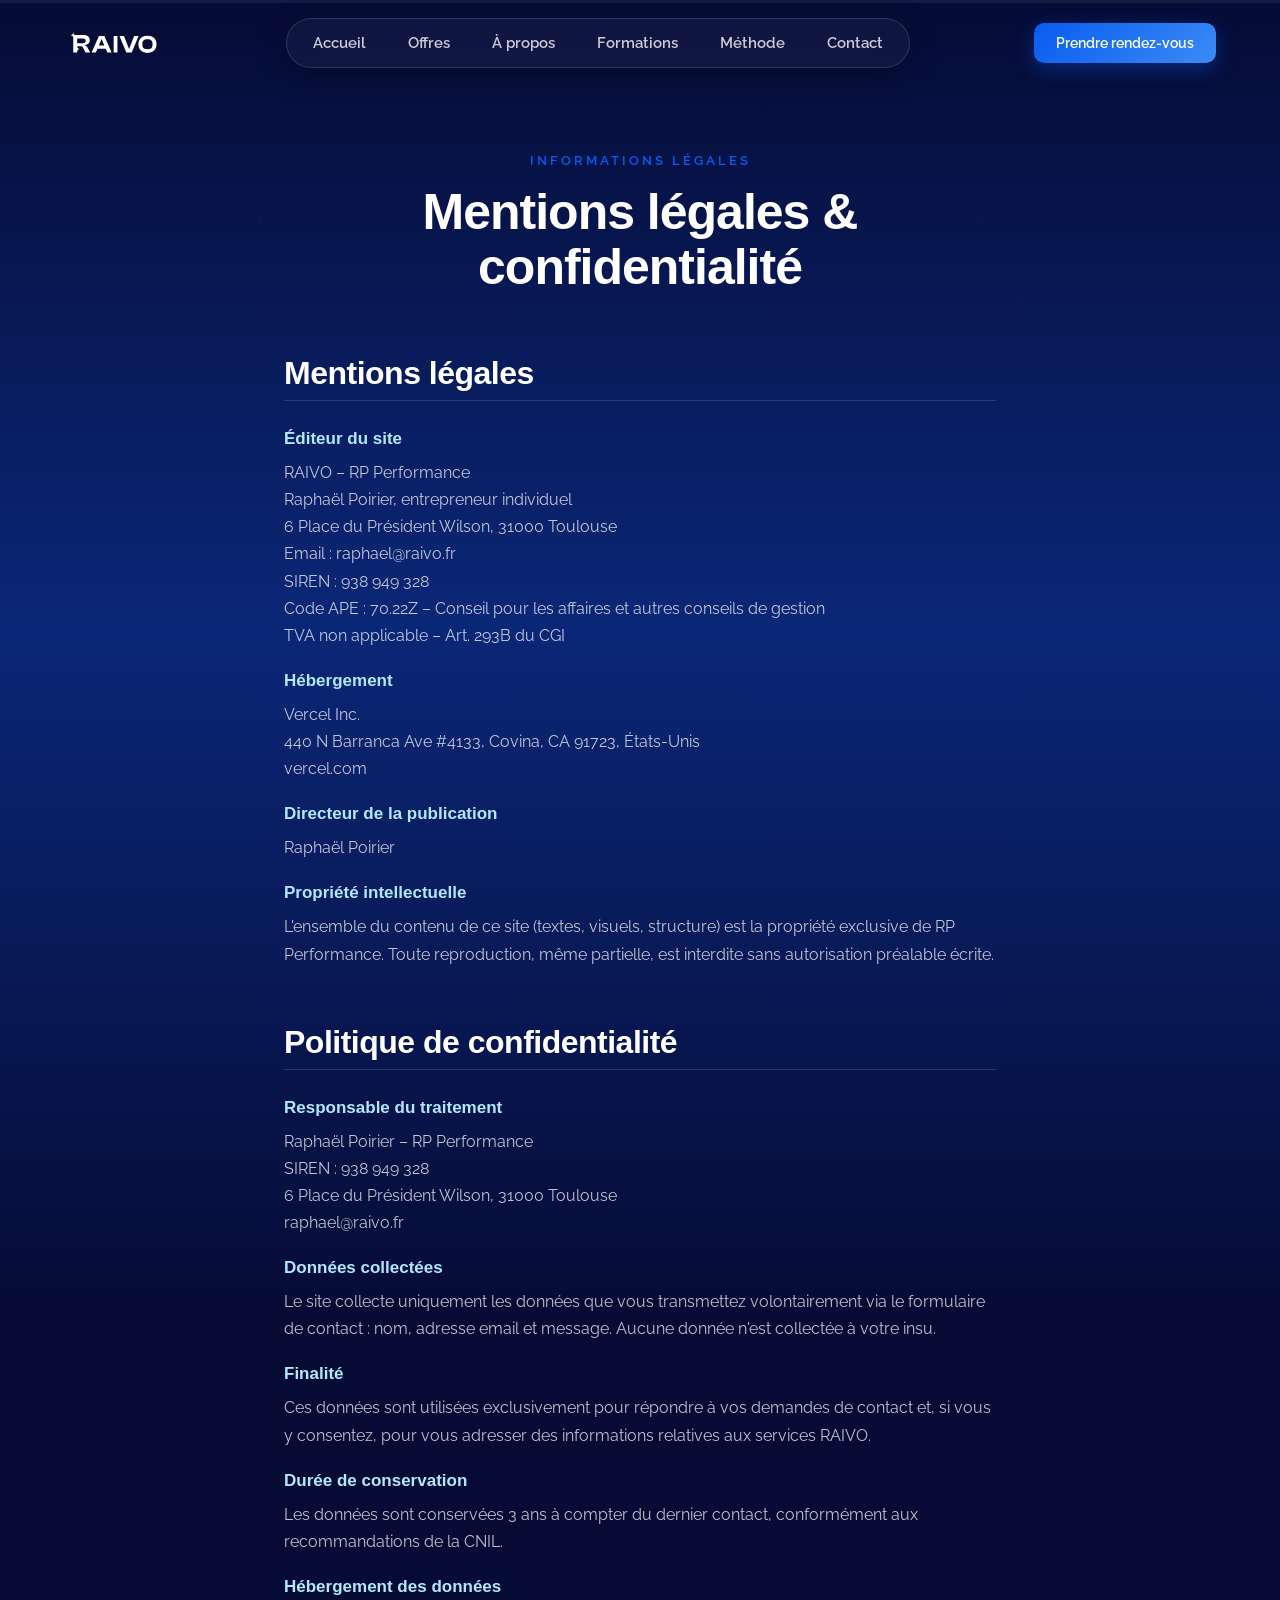
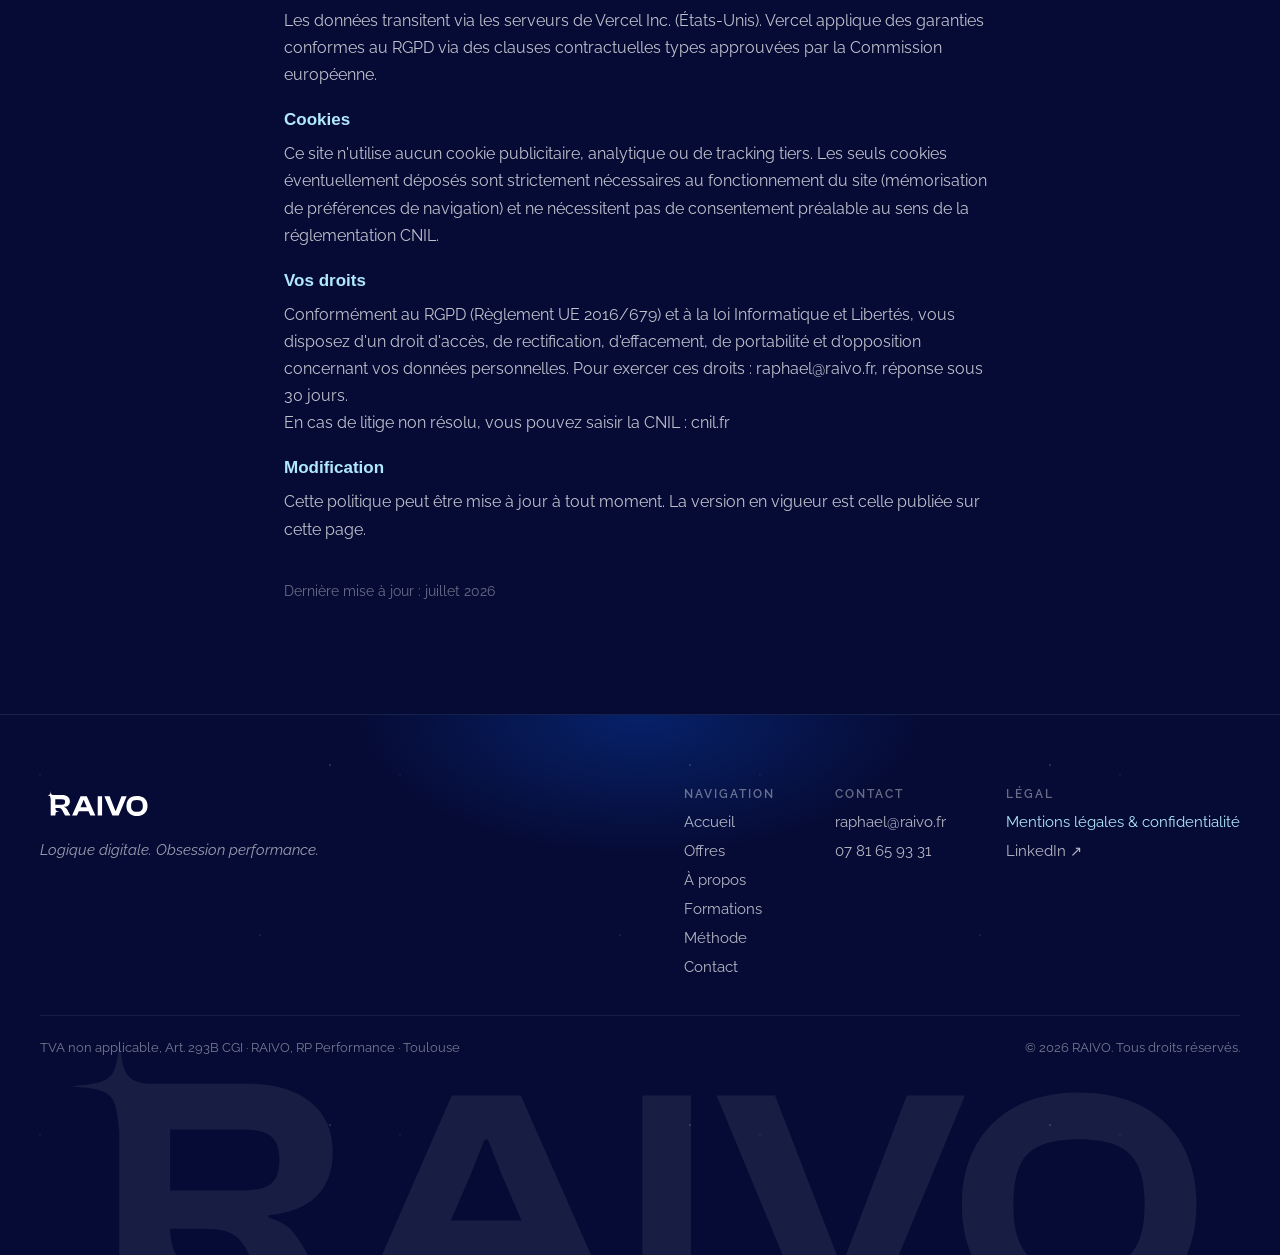
<file: mentions-legales.html>
<!DOCTYPE html>
<html lang="fr">
<head>
<meta charset="utf-8">
<meta name="viewport" content="width=device-width, initial-scale=1">
<title>Mentions légales – RAIVO</title>
<link rel="icon" type="image/svg+xml" href="assets/favicon.svg">
<link rel="icon" type="image/png" sizes="32x32" href="assets/favicon-32.png">
<link rel="icon" type="image/png" sizes="16x16" href="assets/favicon-16.png">
<link rel="apple-touch-icon" sizes="180x180" href="assets/apple-touch-icon.png">
<meta name="description" content="Mentions légales et politique de confidentialité du site RAIVO, RP Performance.">
<meta name="robots" content="noindex, follow">
<link rel="canonical" href="https://raivo.fr/mentions-legales.html">
<link rel="preconnect" href="https://fonts.googleapis.com">
<link rel="preconnect" href="https://fonts.gstatic.com" crossorigin>
<link href="https://api.fontshare.com/v2/css?f[]=clash-display@600,700&display=swap" rel="stylesheet">
<link href="https://fonts.googleapis.com/css2?family=Raleway:wght@400;500;600;700&display=swap" rel="stylesheet">
<link rel="stylesheet" href="css/style.css">
</head>
<body>

<div style="position:relative; min-height:100vh; background:linear-gradient(180deg,#060b35 0%,#0a2777 22%,#060b35 46%); overflow:hidden;">

<div class="rv-progress-track"><div class="rv-progress-bar" data-progress-bar></div></div>

<header class="rv-header" data-header>
  <div class="rv-header-inner">
    <a href="index.html" class="rv-logo" aria-label="RAIVO, accueil">
      <img src="assets/raivo-logo-wide.svg" alt="Logo RAIVO" width="129" height="31">
    </a>
    <nav class="rv-tubelight" aria-label="Navigation principale">
      <a class="rv-nav-item" href="index.html#accueil">Accueil</a>
      <a class="rv-nav-item" href="index.html#offres">Offres</a>
      <a class="rv-nav-item" href="index.html#apropos">À propos</a>
      <a class="rv-nav-item" href="index.html#formations">Formations</a>
      <a class="rv-nav-item" href="index.html#methode">Méthode</a>
      <a class="rv-nav-item" href="index.html#contact">Contact</a>
    </nav>
    <a class="rv-cta-header" href="rendez-vous.html" aria-label="Prendre rendez-vous">Prendre rendez-vous</a>
    <button type="button" class="rv-burger" data-burger aria-label="Ouvrir le menu" aria-expanded="false">
      <svg width="18" height="18" viewBox="0 0 24 24" aria-hidden="true">
        <path class="icon-close" d="M5 5L19 19M19 5L5 19" stroke="#fff" stroke-width="2" stroke-linecap="round"></path>
        <path class="icon-open" d="M4 7H20M4 12H20M4 17H20" stroke="#fff" stroke-width="2" stroke-linecap="round"></path>
      </svg>
    </button>
  </div>
  <div class="rv-mobile-menu" data-mobile-menu>
    <a href="index.html#accueil">Accueil</a>
    <a href="index.html#offres">Offres</a>
    <a href="index.html#apropos">À propos</a>
    <a href="index.html#formations">Formations</a>
    <a href="index.html#methode">Méthode</a>
    <a href="index.html#contact">Contact</a>
    <a href="rendez-vous.html" class="rv-mobile-cta">Prendre rendez-vous</a>
  </div>
</header>

<section class="legal-hero">
  <div class="rv-stars" aria-hidden="true" style="opacity:.4;"></div>
  <div class="legal-hero-inner">
    <span class="rv-eyebrow">Informations légales</span>
    <h1>Mentions légales & confidentialité</h1>
  </div>
</section>

<div class="legal-body">

  <h2>Mentions légales</h2>
  <div class="legal-rule"></div>
  <div class="legal-group first">
    <div>
      <h3>Éditeur du site</h3>
      <p>RAIVO – RP Performance<br>Raphaël Poirier, entrepreneur individuel<br>6 Place du Président Wilson, 31000 Toulouse<br>Email : raphael@raivo.fr<br>SIREN : 938 949 328<br>Code APE : 70.22Z – Conseil pour les affaires et autres conseils de gestion<br>TVA non applicable – Art. 293B du CGI</p>
    </div>
    <div>
      <h3>Hébergement</h3>
      <p>Vercel Inc.<br>440 N Barranca Ave #4133, Covina, CA 91723, États-Unis<br>vercel.com</p>
    </div>
    <div>
      <h3>Directeur de la publication</h3>
      <p>Raphaël Poirier</p>
    </div>
    <div>
      <h3>Propriété intellectuelle</h3>
      <p>L'ensemble du contenu de ce site (textes, visuels, structure) est la propriété exclusive de RP Performance. Toute reproduction, même partielle, est interdite sans autorisation préalable écrite.</p>
    </div>
  </div>

  <h2 class="second">Politique de confidentialité</h2>
  <div class="legal-rule"></div>
  <div class="legal-group">
    <div>
      <h3>Responsable du traitement</h3>
      <p>Raphaël Poirier – RP Performance<br>SIREN : 938 949 328<br>6 Place du Président Wilson, 31000 Toulouse<br>raphael@raivo.fr</p>
    </div>
    <div>
      <h3>Données collectées</h3>
      <p>Le site collecte uniquement les données que vous transmettez volontairement via le formulaire de contact : nom, adresse email et message. Aucune donnée n'est collectée à votre insu.</p>
    </div>
    <div>
      <h3>Finalité</h3>
      <p>Ces données sont utilisées exclusivement pour répondre à vos demandes de contact et, si vous y consentez, pour vous adresser des informations relatives aux services RAIVO.</p>
    </div>
    <div>
      <h3>Durée de conservation</h3>
      <p>Les données sont conservées 3 ans à compter du dernier contact, conformément aux recommandations de la CNIL.</p>
    </div>
    <div>
      <h3>Hébergement des données</h3>
      <p>Les données transitent via les serveurs de Vercel Inc. (États-Unis). Vercel applique des garanties conformes au RGPD via des clauses contractuelles types approuvées par la Commission européenne.</p>
    </div>
    <div>
      <h3>Cookies</h3>
      <p>Ce site n'utilise aucun cookie publicitaire, analytique ou de tracking tiers. Les seuls cookies éventuellement déposés sont strictement nécessaires au fonctionnement du site (mémorisation de préférences de navigation) et ne nécessitent pas de consentement préalable au sens de la réglementation CNIL.</p>
    </div>
    <div>
      <h3>Vos droits</h3>
      <p>Conformément au RGPD (Règlement UE 2016/679) et à la loi Informatique et Libertés, vous disposez d'un droit d'accès, de rectification, d'effacement, de portabilité et d'opposition concernant vos données personnelles. Pour exercer ces droits : raphael@raivo.fr, réponse sous 30 jours.<br>En cas de litige non résolu, vous pouvez saisir la CNIL : cnil.fr</p>
    </div>
    <div>
      <h3>Modification</h3>
      <p>Cette politique peut être mise à jour à tout moment. La version en vigueur est celle publiée sur cette page.</p>
    </div>
  </div>

  <p class="legal-updated">Dernière mise à jour : juillet 2026</p>
</div>

<footer class="rv-footer">
  <div class="rv-footer-glow" aria-hidden="true"></div>
  <div class="rv-stars" aria-hidden="true"></div>
  <img src="assets/raivo-logo-wide.svg" alt="" aria-hidden="true" width="1280" height="308" loading="lazy" class="rv-footer-watermark">
  <div class="rv-footer-inner">
    <div class="rv-footer-top">
      <div class="rv-footer-brand">
        <img src="assets/raivo-logo-wide.svg" alt="Logo RAIVO" width="150" height="36">
        <p>Logique digitale. Obsession performance.</p>
      </div>
      <div class="rv-footer-cols">
        <div class="rv-footer-col">
          <span class="head">Navigation</span>
          <a href="index.html#accueil">Accueil</a>
          <a href="index.html#offres">Offres</a>
          <a href="index.html#apropos">À propos</a>
          <a href="index.html#formations">Formations</a>
          <a href="index.html#methode">Méthode</a>
          <a href="index.html#contact">Contact</a>
        </div>
        <div class="rv-footer-col">
          <span class="head">Contact</span>
          <a href="mailto:raphael@raivo.fr">raphael@raivo.fr</a>
          <a href="tel:+33781659331">07 81 65 93 31</a>
        </div>
        <div class="rv-footer-col">
          <span class="head">Légal</span>
          <a href="mentions-legales.html" class="is-current">Mentions légales & confidentialité</a>
          <a href="https://www.linkedin.com/in/rapha%C3%ABl-poirier/" target="_blank" rel="noopener" aria-label="LinkedIn RAIVO">LinkedIn ↗</a>
        </div>
      </div>
    </div>
    <div class="rv-footer-bottom">
      <span>TVA non applicable, Art. 293B CGI · RAIVO, RP Performance · Toulouse</span>
      <span>© 2026 RAIVO. Tous droits réservés.</span>
    </div>
  </div>
</footer>

</div>

<script src="js/main.js"></script>

<script>
window.axeptioSettings = {
  clientId: "6a49245755cf01ff65aa2dd6",
  cookiesVersion: "5f101598-992e-487b-aebd-4d98815784bb",
  googleConsentMode: {
    default: {
      analytics_storage: "denied",
      ad_storage: "denied",
      ad_user_data: "denied",
      ad_personalization: "denied",
      wait_for_update: 500
    }
  }
};
(function(d, s) {
  var t = d.getElementsByTagName(s)[0], e = d.createElement(s);
  e.async = true; e.src = "//static.axept.io/sdk.js";
  t.parentNode.insertBefore(e, t);
})(document, "script");
</script>
</body>
</html>
</file>
<file: css/style.css>
/* ============================================================
   RAIVO — shared stylesheet (header, nav, footer, components,
   and every page section). Colors/fonts per brand spec.
   ============================================================ */

:root {
  --navy: #060b35;
  --blue-deep: #0a2777;
  --blue-electric: #085cf0;
  --blue-mid: #3d8bf5;
  --sky: #b0e9fd;
  --white: #ffffff;
}

* { box-sizing: border-box; }

html { scroll-behavior: smooth; scroll-padding-top: 96px; }

body {
  margin: 0;
  background: var(--navy);
  color: var(--white);
  font-family: 'Raleway', system-ui, sans-serif;
  -webkit-font-smoothing: antialiased;
  overflow-x: hidden;
}

::selection { background: var(--blue-electric); color: #fff; }
a { text-decoration: none; color: inherit; }
input::placeholder, textarea::placeholder { color: rgba(255,255,255,.42); }
h1, h2, h3, h4 { font-family: 'Clash Display', sans-serif; margin: 0; color: #fff; }
p { margin: 0; }
ul { list-style: none; margin: 0; padding: 0; }
button { font-family: inherit; }

.grad-text {
  background: linear-gradient(120deg, var(--blue-electric), var(--sky));
  -webkit-background-clip: text;
  background-clip: text;
  color: transparent;
}

/* ---------------- keyframes ---------------- */
@keyframes raivoGrid { from { transform: translateY(0); } to { transform: translateY(64px); } }
@keyframes raivoFloat { 0%,100% { transform: translateY(0) rotate(0deg); } 50% { transform: translateY(-28px) rotate(8deg); } }
@keyframes raivoSpin { from { transform: rotate(0deg); } to { transform: rotate(360deg); } }
@keyframes raivoPulse { 0%,100% { opacity:.5; } 50% { opacity:1; } }
@keyframes raivoTwinkle { 0%,100% { opacity:.5; } 50% { opacity:.85; } }
@keyframes raivoMarquee { from { transform: translateX(0); } to { transform: translateX(-50%); } }

/* ---------------- reveal on scroll ---------------- */
[data-reveal] {
  opacity: 0; transform: translateY(34px);
  transition: opacity .72s cubic-bezier(.4,0,.2,1), transform .72s cubic-bezier(.4,0,.2,1);
  will-change: opacity, transform;
}
[data-reveal].is-revealed { opacity: 1; transform: none; }

@media (prefers-reduced-motion: reduce) {
  *, *::before, *::after { animation-duration: .01ms !important; animation-iteration-count: 1 !important; transition-duration: .01ms !important; scroll-behavior: auto !important; }
  [data-reveal] { opacity: 1 !important; transform: none !important; }
}

/* ---------------- starfield ---------------- */
.rv-stars {
  position: absolute; inset: 0; pointer-events: none; z-index: 0;
  background-image:
    radial-gradient(1.2px 1.2px at 40px 60px, rgba(255,255,255,.85), transparent 62%),
    radial-gradient(1px 1px at 180px 120px, rgba(255,255,255,.6), transparent 62%),
    radial-gradient(1.3px 1.3px at 260px 220px, rgba(176,233,253,.7), transparent 62%),
    radial-gradient(1px 1px at 90px 290px, rgba(255,255,255,.55), transparent 62%),
    radial-gradient(1.4px 1.4px at 330px 50px, rgba(255,255,255,.7), transparent 62%),
    radial-gradient(1px 1px at 140px 200px, rgba(255,255,255,.5), transparent 62%);
  background-size: 360px 360px; background-repeat: repeat;
  animation: raivoTwinkle 7s ease-in-out infinite;
}
.rv-stars.s2 {
  background-size: 520px 470px; animation-duration: 11s; opacity: .7;
  background-image:
    radial-gradient(1px 1px at 70px 110px, rgba(255,255,255,.7), transparent 62%),
    radial-gradient(1.3px 1.3px at 300px 60px, rgba(176,233,253,.6), transparent 62%),
    radial-gradient(1px 1px at 200px 300px, rgba(255,255,255,.55), transparent 62%),
    radial-gradient(1.2px 1.2px at 430px 240px, rgba(255,255,255,.6), transparent 62%),
    radial-gradient(1px 1px at 30px 380px, rgba(255,255,255,.45), transparent 62%);
}

.rv-watermark {
  position: absolute; left: -140px; opacity: .05; animation: raivoSpin 70s linear infinite; pointer-events: none;
}
.rv-orb { position: absolute; border-radius: 50%; pointer-events: none; animation: raivoPulse 3s ease-in-out infinite; }

/* ============================================================
   HEADER + TUBELIGHT NAV
   ============================================================ */
.rv-progress-track {
  position: fixed; top: 0; left: 0; right: 0; height: 3px; z-index: 200;
  background: rgba(176,233,253,.08);
}
.rv-progress-bar {
  height: 100%; width: 0%;
  background: linear-gradient(90deg, var(--blue-electric), var(--sky));
  box-shadow: 0 0 12px rgba(176,233,253,.6);
  transition: width .12s linear;
}

.rv-header {
  position: fixed; top: 0; left: 0; right: 0; z-index: 100;
  background: transparent;
  border-bottom: 1px solid transparent;
  transition: background .4s ease, box-shadow .4s ease, border-color .4s ease;
}
.rv-header.is-scrolled {
  background: rgba(6,11,53,.92);
  backdrop-filter: blur(14px);
  -webkit-backdrop-filter: blur(14px);
  box-shadow: 0 8px 34px rgba(0,0,0,.45);
  border-bottom-color: rgba(176,233,253,.1);
}
.rv-header-inner {
  max-width: 1200px; margin: 0 auto; padding: 18px 24px;
  display: flex; align-items: center; justify-content: space-between; gap: 24px;
}
.rv-logo { display: flex; align-items: center; }
.rv-logo img { height: 31px; width: auto; display: block; }

.rv-tubelight {
  position: relative; display: flex; align-items: center; gap: 2px;
  padding: 6px; border-radius: 100px;
  background: rgba(255,255,255,.04);
  border: 1px solid rgba(176,233,253,.16);
  backdrop-filter: blur(14px); -webkit-backdrop-filter: blur(14px);
  box-shadow: 0 8px 30px rgba(0,0,0,.3);
}
.rv-nav-hl {
  position: absolute; top: 6px; bottom: 6px; left: 0; width: 0;
  border-radius: 100px; background: rgba(176,233,253,.12);
  transform: translateX(0);
  transition: transform .42s cubic-bezier(.34,1.18,.4,1), width .42s cubic-bezier(.34,1.18,.4,1);
  pointer-events: none; z-index: 0;
}
.rv-nav-hl-lamp {
  position: absolute; top: -7px; left: 50%; transform: translateX(-50%);
  width: 34px; height: 4px; border-radius: 0 0 8px 8px;
  background: var(--sky); box-shadow: 0 0 12px 2px rgba(176,233,253,.75);
}
.rv-nav-hl-lamp span { position: absolute; border-radius: 50%; background: rgba(176,233,253,.32); }
.rv-nav-hl-lamp .g1 { left: -9px; top: -7px; width: 52px; height: 26px; filter: blur(13px); }
.rv-nav-hl-lamp .g2 { left: 1px; top: -4px; width: 32px; height: 18px; filter: blur(8px); background: rgba(176,233,253,.28); }
.rv-nav-hl-lamp .g3 { left: 9px; top: -1px; width: 16px; height: 12px; filter: blur(5px); }

.rv-nav-item {
  position: relative; z-index: 1; font-size: 15px; font-weight: 600;
  color: rgba(255,255,255,.78); padding: 9px 20px; border-radius: 100px;
  transition: color .3s ease;
}
.rv-nav-item:hover { color: var(--sky); }
.rv-nav-item.is-active { color: #fff; }

.rv-cta-header {
  display: inline-flex; align-items: center; gap: 8px;
  background: linear-gradient(135deg, var(--blue-electric), var(--blue-mid));
  color: #fff; font-weight: 600; font-size: 14px; padding: 12px 22px; border-radius: 10px;
  box-shadow: 0 6px 20px rgba(8,92,240,.35);
  transition: box-shadow .25s ease, transform .25s ease;
}
.rv-cta-header:hover { box-shadow: 0 10px 30px rgba(8,92,240,.55); transform: translateY(-2px); }

.rv-burger {
  display: none; align-items: center; justify-content: center;
  width: 42px; height: 42px; border-radius: 11px;
  background: rgba(255,255,255,.06); border: 1px solid rgba(176,233,253,.2);
  flex-shrink: 0; cursor: pointer;
}
.rv-burger svg .icon-close { display: none; }
.rv-burger.is-open svg .icon-open { display: none; }
.rv-burger.is-open svg .icon-close { display: block; }

.rv-mobile-menu {
  display: flex; flex-direction: column;
  position: fixed; top: 69px; left: 0; right: 0; z-index: 99;
  background: rgba(6,11,53,.98);
  backdrop-filter: blur(14px);
  border-bottom: 1px solid rgba(176,233,253,.14);
  padding: 0 24px; max-height: 0; overflow: hidden; opacity: 0;
  transition: max-height .38s cubic-bezier(.4,0,.2,1), opacity .3s ease, padding .38s ease;
}
.rv-mobile-menu.is-open {
  padding: 10px 24px 26px; max-height: 80vh; overflow: auto; opacity: 1;
}
.rv-mobile-menu a {
  font-size: 17px; font-weight: 600; color: #fff; padding: 14px 8px;
  border-bottom: 1px solid rgba(176,233,253,.1);
}
.rv-mobile-menu .rv-mobile-cta {
  display: flex; align-items: center; justify-content: center; gap: 8px;
  margin-top: 18px; border-bottom: none;
  background: linear-gradient(135deg, var(--blue-electric), var(--blue-mid));
  color: #fff; font-weight: 600; font-size: 16px; padding: 15px 22px; border-radius: 11px;
  box-shadow: 0 6px 20px rgba(8,92,240,.35);
}

@media (max-width: 1150px) {
  .rv-tubelight { gap: 0; padding: 5px; }
  .rv-tubelight .rv-nav-item { font-size: 13px; padding: 8px 12px; }
  .rv-cta-header { font-size: 13px; padding: 11px 16px; white-space: nowrap; }
  .rv-header-inner { gap: 12px; padding: 16px; }
}
@media (max-width: 760px) {
  .rv-tubelight { display: none; }
  .rv-cta-header { display: none; }
  .rv-burger { display: flex; }
}

/* ============================================================
   BUTTONS & BADGES
   ============================================================ */
.rv-btn {
  display: inline-flex; align-items: center; justify-content: center; gap: 10px;
  font-weight: 600; font-size: 16px; padding: 17px 36px; border-radius: 12px;
  border: none; cursor: pointer; transition: transform .25s ease, box-shadow .25s ease, background .25s ease, border-color .25s ease;
}
.rv-btn-primary {
  background: linear-gradient(135deg, var(--blue-electric), var(--blue-mid));
  color: #fff; box-shadow: 0 10px 34px rgba(8,92,240,.4);
}
.rv-btn-primary:hover { transform: translateY(-3px); box-shadow: 0 16px 44px rgba(8,92,240,.6); }
.rv-btn-outline {
  background: rgba(255,255,255,.04); color: var(--sky);
  border: 1px solid rgba(176,233,253,.32); backdrop-filter: blur(8px);
}
.rv-btn-outline:hover { background: rgba(176,233,253,.1); border-color: rgba(176,233,253,.6); }
.rv-btn-sm { font-size: 15px; padding: 14px 30px; border-radius: 11px; }
.rv-btn-sky {
  background: rgba(176,233,253,.12); border: 1px solid rgba(176,233,253,.5);
  color: var(--sky); font-weight: 600; font-size: 15px; padding: 14px 28px; border-radius: 11px;
  display: inline-flex; align-items: center; gap: 8px;
  transition: background .25s ease, border-color .25s ease;
}
.rv-btn-sky:hover { background: rgba(176,233,253,.2); border-color: var(--sky); }
.rv-btn-pill {
  display: inline-flex; align-items: center; gap: 9px; font-size: 15px; font-weight: 600;
  color: var(--sky); padding: 12px 26px; border-radius: 100px;
  border: 1px solid rgba(176,233,253,.3); background: rgba(176,233,253,.06);
  transition: border-color .25s ease, background .25s ease;
}
.rv-btn-pill:hover { border-color: rgba(176,233,253,.6); background: rgba(176,233,253,.1); }

.rv-eyebrow {
  font-size: 13px; font-weight: 600; letter-spacing: 3px; color: var(--blue-electric);
  text-transform: uppercase;
}
.rv-eyebrow.sky { color: var(--sky); }

.rv-icon-badge {
  display: flex; align-items: center; justify-content: center;
  width: 46px; height: 46px; border-radius: 12px;
  background: linear-gradient(135deg, rgba(8,92,240,.25), rgba(176,233,253,.18));
  border: 1px solid rgba(176,233,253,.25); flex-shrink: 0;
}

/* ============================================================
   SECTION LAYOUT
   ============================================================ */
.rv-section { position: relative; padding: clamp(52px,6vw,78px) 24px; overflow: hidden; }
.rv-wrap { position: relative; margin: 0 auto; }
.rv-head { max-width: 700px; margin: 0 auto 56px; text-align: center; }
.rv-head h2 { font-weight: 600; font-size: clamp(30px,4.4vw,50px); line-height: 1.1; letter-spacing: -1px; margin: 16px 0 18px; }
.rv-head p { font-size: 17px; line-height: 1.6; color: rgba(255,255,255,.72); }

.rv-card {
  background: rgba(255,255,255,.04); border: 1px solid rgba(176,233,253,.16);
  border-radius: 20px; padding: 36px 32px; backdrop-filter: blur(12px);
}
.rv-card-tint { background: rgba(176,233,253,.07); border-color: rgba(176,233,253,.2); }
.rv-card-hover { transition: transform .35s ease, border-color .35s ease, box-shadow .35s ease; }
.rv-card-hover:hover { transform: translateY(-8px); border-color: rgba(176,233,253,.45); box-shadow: 0 24px 60px rgba(8,92,240,.22); }

/* ---------------- Hero ---------------- */
.rv-hero {
  min-height: 100vh; display: flex; align-items: center;
  padding: 130px 24px 78px;
  background: linear-gradient(180deg, #060b35 0%, #060b35 55%, #0a2777 100%);
}
.rv-hero-bg { position: absolute; inset: 0; overflow: hidden; pointer-events: none; }
.rv-hero-grid {
  position: absolute; inset: -64px;
  background-image: linear-gradient(rgba(176,233,253,.07) 1px,transparent 1px), linear-gradient(90deg,rgba(176,233,253,.07) 1px,transparent 1px);
  background-size: 64px 64px; animation: raivoGrid 14s linear infinite;
  -webkit-mask-image: radial-gradient(ellipse 80% 70% at 50% 35%,#000 30%,transparent 75%);
  mask-image: radial-gradient(ellipse 80% 70% at 50% 35%,#000 30%,transparent 75%);
}
.rv-hero-inner { position: relative; max-width: 1100px; margin: 0 auto; text-align: center; z-index: 2; }
.rv-hero-tag {
  display: inline-flex; align-items: center; gap: 10px; padding: 8px 18px; border-radius: 100px;
  background: rgba(176,233,253,.08); border: 1px solid rgba(176,233,253,.2); margin-bottom: 32px;
}
.rv-hero-tag span { font-size: 12.5px; font-weight: 600; letter-spacing: 2.5px; color: var(--sky); text-transform: uppercase; }
.rv-hero h1 { font-weight: 700; font-size: clamp(40px,7vw,86px); line-height: 1.02; letter-spacing: -1.5px; margin: 0 0 28px; }
.rv-hero-sub { max-width: 680px; margin: 0 auto 44px; font-size: clamp(17px,2.2vw,21px); line-height: 1.6; color: rgba(255,255,255,.74); }
.rv-hero-sub strong { color: #fff; font-weight: 600; }
.rv-hero-ctas { display: flex; gap: 16px; justify-content: center; flex-wrap: wrap; }

/* ---------------- Proof marquee ---------------- */
.rv-proof {
  background: var(--blue-deep); padding: 36px 0;
  border-top: 1px solid rgba(176,233,253,.08); overflow: hidden;
}
.rv-marquee-mask {
  position: relative;
  -webkit-mask-image: linear-gradient(90deg,transparent,#000 8%,#000 92%,transparent);
  mask-image: linear-gradient(90deg,transparent,#000 8%,#000 92%,transparent);
}
.rv-marquee { display: flex; width: max-content; animation: raivoMarquee 28s linear infinite; }
.rv-marquee-mask:hover .rv-marquee { animation-play-state: paused; }
.rv-proof-item { display: flex; align-items: center; gap: 18px; flex-shrink: 0; }
.rv-proof-item div { display: flex; align-items: center; gap: 12px; padding: 0 28px; }
.rv-proof-item span.txt { font-size: 15px; font-weight: 500; color: #fff; letter-spacing: .2px; white-space: nowrap; }
.rv-proof-sep { width: 1px; height: 26px; background: rgba(176,233,253,.18); flex-shrink: 0; }

/* ---------------- Qui est RAIVO ---------------- */
#qui { background: var(--blue-deep); }
#qui .rv-card { padding: 38px 34px; }
.rv-qui-lead { max-width: 760px; margin: 0 auto 60px; text-align: center; }
.rv-qui-lead h2 { font-weight: 600; font-size: clamp(30px,4.4vw,50px); line-height: 1.08; letter-spacing: -1px; margin: 18px 0 26px; }
.rv-qui-lead p { font-size: 17px; line-height: 1.7; color: rgba(255,255,255,.74); }
.rv-qui-lead strong { color: #fff; font-weight: 600; }
.rv-grid-2 { display: grid; grid-template-columns: repeat(2,1fr); gap: 24px; }
.rv-grid-auto { display: grid; grid-template-columns: repeat(auto-fit,minmax(320px,1fr)); gap: 24px; align-items: stretch; }
.rv-card-title-row { display: flex; align-items: center; gap: 12px; margin-bottom: 26px; }
.rv-card-title-row h3 { font-weight: 600; font-size: 21px; line-height: 1.2; letter-spacing: -.3px; }
.rv-list-check { display: flex; flex-direction: column; gap: 18px; }
.rv-list-check li { display: flex; align-items: flex-start; gap: 13px; }
.rv-list-check li svg { flex-shrink: 0; margin-top: 5px; }
.rv-list-check li span { font-size: 15.5px; line-height: 1.55; color: rgba(255,255,255,.86); }
.rv-list-check li strong { color: #fff; font-weight: 600; }
.rv-position-card { display: flex; flex-direction: column; height: 100%; }
.rv-position-card .rv-eyebrow { margin-bottom: 14px; display: block; }
.rv-position-card h3 { font-size: 24px; line-height: 1.18; letter-spacing: -.3px; margin: 0 0 22px; }
.rv-position-card p { font-size: 15.5px; line-height: 1.7; color: rgba(255,255,255,.78); margin: 0 0 18px; }
.rv-position-card p strong { color: #fff; font-weight: 600; }
.rv-position-tag {
  margin-top: auto; display: flex; align-items: center; gap: 10px; padding: 14px 18px;
  border-radius: 12px; background: rgba(8,92,240,.14); border: 1px solid rgba(176,233,253,.18);
}
.rv-position-tag span { font-size: 14px; font-weight: 500; color: rgba(255,255,255,.9); letter-spacing: .2px; }
.rv-center-cta { text-align: center; margin-top: 52px; }

/* ---------------- Offres ---------------- */
.rv-section#offres { background: linear-gradient(180deg, var(--blue-deep) 0%, var(--navy) 60%); }
.rv-offer-card { position: relative; display: flex; flex-direction: column; padding: 36px 30px; }
.rv-offer-card h3 { font-weight: 600; font-size: 23px; line-height: 1.18; letter-spacing: -.3px; margin: 0 0 14px; }
.rv-offer-card > p { font-size: 14.5px; line-height: 1.6; color: rgba(255,255,255,.62); margin: 0 0 24px; }
.rv-offer-points { display: flex; flex-direction: column; gap: 13px; margin: 0 0 26px; }
.rv-offer-points li { display: flex; align-items: flex-start; gap: 11px; font-size: 14.5px; line-height: 1.5; color: rgba(255,255,255,.86); }
.rv-offer-points li svg { flex-shrink: 0; margin-top: 4px; }
.rv-offer-price { padding: 14px 0; border-top: 1px solid rgba(176,233,253,.12); margin-bottom: 22px; }
.rv-offer-price span { font-size: 14px; font-weight: 600; color: var(--sky); }
.rv-offer-cta {
  display: flex; align-items: center; justify-content: center; gap: 8px; width: 100%; padding: 14px;
  border-radius: 11px; background: linear-gradient(135deg, var(--blue-electric), var(--blue-mid));
  color: #fff; font-weight: 600; font-size: 15px; box-shadow: 0 8px 24px rgba(8,92,240,.3);
  transition: transform .25s ease, box-shadow .25s ease;
}
.rv-offer-cta:hover { transform: translateY(-2px); box-shadow: 0 12px 32px rgba(8,92,240,.5); }
.rv-offer-tag { font-size: 12px; font-weight: 600; letter-spacing: 2px; color: var(--sky); text-transform: uppercase; }

.rv-cta-bar { position: relative; margin-top: 32px; }
.rv-cta-bar-glow {
  position: absolute; inset: 0; border-radius: 18px;
  background: radial-gradient(ellipse 80% 100% at 50% 50%, rgba(8,92,240,.55), rgba(61,139,245,.22) 55%, transparent 80%);
  filter: blur(26px); pointer-events: none; z-index: 0;
}
.rv-cta-bar-inner {
  position: relative; z-index: 1; display: flex; align-items: center; justify-content: space-between;
  flex-wrap: wrap; gap: 20px; padding: 28px 34px; border-radius: 18px;
  background: rgba(8,92,240,.16); border: 1px solid rgba(176,233,253,.3); box-shadow: 0 16px 50px rgba(8,92,240,.4);
}
.rv-cta-bar-inner p { margin: 0; font-size: 16px; line-height: 1.5; color: rgba(255,255,255,.9); max-width: 640px; }
.rv-cta-bar-inner p strong { color: #fff; }

/* ---------------- A propos ---------------- */
#apropos { background: var(--navy); }
.rv-about {
  position: relative; max-width: 1000px; margin: 0 auto;
  display: grid; grid-template-columns: 280px 1fr; gap: clamp(40px,6vw,72px); align-items: center;
}
.rv-avatar { display: flex; justify-content: center; }
.rv-avatar-ring {
  position: relative; width: 220px; height: 220px; border-radius: 50%; padding: 2px;
  background: linear-gradient(135deg, var(--blue-electric), var(--sky)); flex-shrink: 0;
}
.rv-avatar-ring img {
  width: 100%; height: 100%; border-radius: 50%; object-fit: cover; object-position: center top; display: block;
  background: radial-gradient(circle at 50% 38%, #123089, #060b35 75%);
}
.rv-avatar-ring svg { position: absolute; right: -6px; top: 8px; }
.rv-about h2 { font-weight: 600; font-size: clamp(27px,3.8vw,42px); line-height: 1.14; letter-spacing: -.6px; margin: 14px 0 22px; }
.rv-about h2 span { color: rgba(255,255,255,.4); }
.rv-about p { font-size: 16.5px; line-height: 1.7; color: rgba(255,255,255,.74); margin: 0 0 18px; }
.rv-about p strong { color: #fff; font-weight: 600; }
.rv-stats-grid {
  position: relative; max-width: 1000px; margin: 56px auto 0;
  display: grid; grid-template-columns: repeat(4,1fr); gap: 20px;
}
.rv-stat {
  display: flex; flex-direction: column; align-items: center; text-align: center; gap: 8px;
  background: rgba(255,255,255,.04); border: 1px solid rgba(176,233,253,.14); border-radius: 20px;
  padding: 34px 22px; backdrop-filter: blur(12px);
}
.rv-stat .num {
  font-family: 'Clash Display', sans-serif; font-weight: 700; font-size: clamp(38px,4.6vw,52px); line-height: 1; letter-spacing: -1.5px;
  background: linear-gradient(120deg, var(--blue-electric), var(--sky)); -webkit-background-clip: text; background-clip: text; color: transparent;
}
.rv-stat .label { font-size: 14.5px; font-weight: 500; line-height: 1.45; color: rgba(255,255,255,.72); }

/* ---------------- Formations ---------------- */
.rv-section#formations { background: linear-gradient(180deg, var(--navy) 0%, var(--blue-deep) 22%, var(--navy) 100%); }
.rv-section#formations .rv-card { padding: 36px 34px; }
.rv-formats { display: flex; flex-direction: column; }
.rv-formats > div {
  display: flex; align-items: center; justify-content: space-between; gap: 18px;
  padding: 16px 0; border-bottom: 1px solid rgba(176,233,253,.12);
}
.rv-formats .label { font-size: 15px; line-height: 1.45; color: rgba(255,255,255,.88); }
.rv-formats .price { flex-shrink: 0; font-size: 14px; font-weight: 600; color: var(--sky); white-space: nowrap; }
.rv-cta-bar-flat {
  margin-top: 28px; display: flex; align-items: center; justify-content: space-between; flex-wrap: wrap; gap: 20px;
  padding: 24px 32px; border-radius: 18px; background: rgba(8,92,240,.1); border: 1px solid rgba(176,233,253,.16);
}
.rv-cta-bar-flat p { margin: 0; font-size: 14px; line-height: 1.55; color: rgba(255,255,255,.68); max-width: 620px; }

/* ---------------- Pourquoi ---------------- */
#pourquoi { background: var(--navy); }
.rv-chart-bg { position: absolute; inset: 0; pointer-events: none; z-index: 0; opacity: .5; }
.rv-chart-line { stroke-dasharray: 1; stroke-dashoffset: 1; transition: stroke-dashoffset 2.1s cubic-bezier(.22,.61,.36,1); }
.rv-chart-bg.is-drawn .rv-chart-line { stroke-dashoffset: 0; }
.rv-chart-area { opacity: 0; transition: opacity 1.6s ease .25s; }
.rv-chart-bg.is-drawn .rv-chart-area { opacity: 1; }
.rv-reason { position: relative; display: flex; flex-direction: column; padding: 36px 32px; }
.rv-reason .num {
  font-family: 'Clash Display', sans-serif; font-weight: 700; font-size: 34px; line-height: 1; letter-spacing: -1px;
  background: linear-gradient(120deg, var(--blue-electric), var(--sky)); -webkit-background-clip: text; background-clip: text; color: transparent;
  margin-bottom: 18px; display: block;
}
.rv-reason h3 { font-weight: 600; font-size: 21px; line-height: 1.22; letter-spacing: -.3px; margin: 0 0 14px; }
.rv-reason p { font-size: 15px; line-height: 1.65; color: rgba(255,255,255,.68); }

/* ---------------- Methode ---------------- */
#methode { background: var(--navy); }
.rv-methode-glow {
  position: absolute; left: 50%; top: 50%; width: 620px; height: 520px; transform: translate(-50%,-50%);
  background: radial-gradient(ellipse at center, rgba(8,92,240,.22), transparent 70%); filter: blur(60px); pointer-events: none;
}
.rv-timeline { max-width: 780px; margin: 0 auto; }
.rv-step { position: relative; display: grid; grid-template-columns: 60px 1fr; gap: 26px; padding-bottom: 30px; }
.rv-step-col { position: relative; display: flex; justify-content: center; }
.rv-step-line {
  position: absolute; left: 50%; transform: translateX(-50%); top: 8px; bottom: -30px; width: 2px;
  background: linear-gradient(180deg, rgba(176,233,253,.22), rgba(8,92,240,.1)); transition: background .5s ease;
}
.rv-step-node {
  position: relative; z-index: 1; display: flex; align-items: center; justify-content: center;
  width: 56px; height: 56px; border-radius: 50%; background: rgba(255,255,255,.05);
  border: 2px solid rgba(176,233,253,.22); color: rgba(255,255,255,.45);
  font-family: 'Clash Display', sans-serif; font-weight: 700; font-size: 21px; box-shadow: none;
  transition: background .45s ease, color .45s ease, border-color .45s ease, box-shadow .45s ease;
}
.rv-step-node.is-active {
  background: linear-gradient(135deg, var(--blue-electric), var(--blue-mid)); color: #fff; border-color: transparent;
  box-shadow: 0 0 0 6px rgba(8,92,240,.12), 0 8px 24px rgba(8,92,240,.45);
}
.rv-step-line.is-active { background: linear-gradient(180deg, var(--sky), var(--blue-electric)); }
.rv-step-card {
  background: rgba(255,255,255,.04); border: 1px solid rgba(176,233,253,.14); border-radius: 18px;
  padding: 24px 28px; backdrop-filter: blur(12px);
  transition: transform .35s ease, border-color .35s ease, box-shadow .35s ease;
}
.rv-step-card:hover { transform: translateY(-4px); border-color: rgba(176,233,253,.4); box-shadow: 0 20px 50px rgba(8,92,240,.2); }
.rv-step-card h3 { font-weight: 600; font-size: 19px; line-height: 1.25; letter-spacing: -.2px; margin: 0 0 10px; }
.rv-step-card p { font-size: 15px; line-height: 1.6; color: rgba(255,255,255,.7); }

/* ---------------- Stack ---------------- */
#stack { background: linear-gradient(180deg, var(--navy) 0%, var(--blue-deep) 100%); }
.rv-stack-bg-grid {
  position: absolute; inset: 0;
  background-image: linear-gradient(rgba(176,233,253,.05) 1px,transparent 1px), linear-gradient(90deg,rgba(176,233,253,.05) 1px,transparent 1px);
  background-size: 54px 54px;
  -webkit-mask-image: radial-gradient(ellipse 70% 60% at 50% 40%,#000 30%,transparent 78%);
  mask-image: radial-gradient(ellipse 70% 60% at 50% 40%,#000 30%,transparent 78%);
  pointer-events: none;
}
.rv-stack-photo {
  display: block; width: 100%; height: 100%; min-height: 520px;
  border: 1px solid rgba(176,233,253,.16); border-radius: 22px; overflow: hidden;
  object-fit: cover;
}
.rv-stack-panel {
  display: flex; flex-direction: column; justify-content: center;
  background: rgba(255,255,255,.04); border: 1px solid rgba(176,233,253,.16); border-radius: 22px;
  padding: 8px 34px; backdrop-filter: blur(12px);
}
.rv-stack-row { border-bottom: 1px solid rgba(176,233,253,.1); }
.rv-stack-row:last-child { border-bottom: none; }
.rv-stack-toggle {
  display: flex; align-items: center; gap: 13px; width: 100%; padding: 22px 0;
  background: none; border: none; cursor: pointer; text-align: left; color: inherit;
}
.rv-stack-toggle .cat { font-family: 'Clash Display', sans-serif; font-weight: 600; font-size: 17px; letter-spacing: -.2px; color: #fff; }
.rv-stack-toggle .count { margin-left: 6px; font-size: 12.5px; font-weight: 600; color: rgba(176,233,253,.55); }
.rv-stack-toggle .chevron { margin-left: auto; flex-shrink: 0; transition: transform .42s cubic-bezier(.4,0,.2,1); }
.rv-stack-toggle[aria-expanded="true"] .chevron { transform: rotate(180deg); }
.rv-stack-panel-inner {
  overflow: hidden; display: grid; grid-template-rows: 0fr; opacity: 0;
  transition: grid-template-rows .42s cubic-bezier(.4,0,.2,1), opacity .3s ease;
}
.rv-stack-row.is-open .rv-stack-panel-inner { grid-template-rows: 1fr; opacity: 1; }
.rv-stack-tools { display: flex; flex-wrap: wrap; gap: 9px; padding: 2px 0 26px 27px; min-height: 0; }
.rv-stack-tools span {
  padding: 7px 14px; border-radius: 8px; background: rgba(255,255,255,.05); border: 1px solid rgba(255,255,255,.1);
  font-size: 13.5px; font-weight: 600; letter-spacing: .3px; color: var(--sky);
}

/* ---------------- Testimonials ---------------- */
.rv-testi-card { display: flex; flex-direction: column; padding: 32px 30px; background: rgba(255,255,255,.05); border: 1px solid rgba(176,233,253,.14); border-radius: 20px; backdrop-filter: blur(12px); transition: transform .35s ease, border-color .35s ease; }
.rv-testi-card:hover { transform: translateY(-6px); border-color: rgba(176,233,253,.4); }
.rv-testi-stars { display: flex; gap: 5px; margin-bottom: 20px; }
.rv-testi-card > p { font-size: 16px; line-height: 1.65; color: rgba(255,255,255,.9); margin: 0 0 26px; flex-grow: 1; }
.rv-testi-who { display: flex; align-items: center; gap: 13px; }
.rv-testi-avatar {
  width: 46px; height: 46px; border-radius: 50%; flex-shrink: 0;
  background: linear-gradient(135deg, var(--blue-electric), var(--sky));
  display: flex; align-items: center; justify-content: center;
  font-family: 'Clash Display', sans-serif; font-weight: 700; font-size: 17px; color: var(--navy);
}
.rv-testi-who .name { display: block; font-size: 15px; font-weight: 600; color: #fff; }
.rv-testi-who .role { display: block; font-size: 13px; color: rgba(255,255,255,.55); }

/* ---------------- FAQ (home strip) ---------------- */
.rv-faq-item {
  background: rgba(255,255,255,.04); border: 1px solid rgba(176,233,253,.16); border-radius: 16px;
  overflow: hidden; transition: border-color .3s ease;
}
.rv-faq-item:hover { border-color: rgba(176,233,253,.35); }
.rv-faq-q {
  width: 100%; display: flex; align-items: center; justify-content: space-between; gap: 18px;
  padding: 24px 26px; background: transparent; border: none; cursor: pointer; text-align: left;
  font-family: 'Raleway', sans-serif;
}
.rv-faq-q span.txt { font-size: 16.5px; font-weight: 600; line-height: 1.4; color: #fff; }
.rv-faq-icon {
  flex-shrink: 0; display: flex; align-items: center; justify-content: center;
  width: 30px; height: 30px; border-radius: 50%; background: rgba(176,233,253,.1);
  border: 1px solid rgba(176,233,253,.22); transition: transform .3s ease;
}
.rv-faq-q[aria-expanded="true"] .rv-faq-icon { transform: rotate(45deg); }
.rv-faq-ans { max-height: 0; overflow: hidden; opacity: 0; transition: max-height .45s cubic-bezier(.4,0,.2,1), opacity .3s ease; }
.rv-faq-item[data-open="true"] .rv-faq-ans { max-height: 460px; opacity: 1; transition: max-height .5s cubic-bezier(.4,0,.2,1), opacity .35s ease .1s; }
.rv-faq-ans-inner { padding: 0 26px 24px; font-size: 15px; line-height: 1.7; color: rgba(255,255,255,.7); }

/* ---------------- Blog preview (home) ---------------- */
.rv-blogcard {
  display: flex; flex-direction: column; gap: 14px; background: rgba(255,255,255,.04);
  border: 1px solid rgba(176,233,253,.14); border-radius: 20px; padding: 32px 30px;
  transition: transform .35s ease, border-color .35s ease;
}
.rv-blogcard:hover { transform: translateY(-6px); border-color: rgba(176,233,253,.4); }
.rv-blogcard .cat { font-size: 12px; font-weight: 600; letter-spacing: 2px; color: var(--sky); text-transform: uppercase; }
.rv-blogcard h3 { font-weight: 600; font-size: 20px; line-height: 1.3; letter-spacing: -.3px; }
.rv-blogcard p { font-size: 14.5px; line-height: 1.6; color: rgba(255,255,255,.65); flex-grow: 1; }
.rv-blogcard .link { font-size: 14px; font-weight: 600; color: var(--sky); }

/* ---------------- Contact ---------------- */
#contact { background: linear-gradient(160deg, var(--navy) 0%, var(--blue-deep) 100%); }
.rv-contact-card { min-width: 0; }
.rv-tally-wrap { position: relative; width: 100%; min-height: 408px; border-radius: 14px; overflow: hidden; }
.rv-tally-wrap iframe { display: block; width: 100%; border: 0; }
.rv-calendly-wrap {
  flex-grow: 1; min-width: 0; width: 100%; min-height: 620px; position: relative; border-radius: 14px;
  overflow: hidden; background: #fff;
}
.rv-calendly-loading {
  display: flex; flex-direction: column; align-items: center; justify-content: center; gap: 14px;
  height: 100%; text-align: center; padding: 30px; color: #0a2777;
}
.rv-calendly-loading span { font-family: ui-monospace, Menlo, monospace; font-size: 13px; letter-spacing: 1px; color: rgba(10,39,119,.7); }
.rv-calendly-loading svg { animation: raivoFloat 6s ease-in-out infinite; }

/* ============================================================
   FOOTER
   ============================================================ */
.rv-footer { position: relative; background: var(--navy); border-top: 1px solid rgba(176,233,253,.1); padding: 72px 24px 200px; overflow: hidden; }
.rv-footer-glow {
  position: absolute; left: 50%; top: 0; transform: translateX(-50%); width: 680px; max-width: 90%; height: 200px;
  background: radial-gradient(ellipse 60% 100% at 50% 0%, rgba(8,92,240,.28), transparent 70%); pointer-events: none;
}
.rv-footer-watermark {
  position: absolute; left: 50%; bottom: -11vw; transform: translateX(-50%); width: min(1280px,108%); height: auto;
  opacity: .07; pointer-events: none; user-select: none;
}
.rv-footer-inner { position: relative; z-index: 1; max-width: 1200px; margin: 0 auto; }
.rv-footer-top {
  display: flex; flex-wrap: wrap; justify-content: space-between; gap: 36px;
  padding-bottom: 40px; border-bottom: 1px solid rgba(176,233,253,.08);
}
.rv-footer-brand { max-width: 340px; }
.rv-footer-brand img { height: 36px; width: auto; display: block; margin-bottom: 16px; }
.rv-footer-brand p { font-size: 15px; line-height: 1.5; color: rgba(255,255,255,.6); font-style: italic; }
.rv-footer-cols { display: flex; gap: 60px; flex-wrap: wrap; }
.rv-footer-col { display: flex; flex-direction: column; gap: 12px; }
.rv-footer-col span.head { font-size: 12px; font-weight: 600; letter-spacing: 2px; color: rgba(255,255,255,.4); text-transform: uppercase; }
.rv-footer-col a { font-size: 14.5px; color: rgba(255,255,255,.7); transition: color .2s ease; }
.rv-footer-col a:hover { color: var(--sky); }
.rv-footer-col a.is-current { color: var(--sky); }
.rv-footer-bottom {
  display: flex; flex-wrap: wrap; justify-content: space-between; gap: 14px;
  padding-top: 24px; font-size: 13px; color: rgba(255,255,255,.45);
}

/* ============================================================
   SERVICE PAGE
   ============================================================ */
.service-hero {
  position: relative; padding: 150px 24px 70px; overflow: hidden;
  background: linear-gradient(180deg, var(--navy) 0%, var(--blue-deep) 35%, var(--navy) 100%);
}
.service-hero::before,
.service-hero::after {
  content: ""; position: absolute; pointer-events: none; filter: blur(90px); z-index: 0;
}
.service-hero::before {
  left: -8%; top: -12%; width: 420px; height: 420px;
  background: radial-gradient(circle, rgba(176,233,253,.16) 0%, rgba(8,92,240,.14) 38%, transparent 72%);
  animation: raivoPulse 6s ease-in-out infinite;
}
.service-hero::after {
  right: -10%; bottom: -14%; width: 360px; height: 360px;
  background: radial-gradient(circle, rgba(61,139,245,.18) 0%, rgba(176,233,253,.08) 42%, transparent 70%);
  animation: raivoFloat 8s ease-in-out infinite;
}
.service-hero-inner { position: relative; z-index: 1; max-width: 1080px; margin: 0 auto; }
.service-breadcrumb {
  display: flex; flex-wrap: wrap; align-items: center; gap: 10px; margin-bottom: 24px;
  font-size: 14px; color: rgba(255,255,255,.72);
}
.service-breadcrumb a { color: var(--sky); transition: color .25s ease; }
.service-breadcrumb a:hover { color: #fff; }
.service-breadcrumb span[aria-current="page"] { color: rgba(255,255,255,.86); }
.service-hero h1 {
  font-size: clamp(36px,6vw,64px); line-height: 1.04; letter-spacing: -1.2px; margin: 12px 0 32px;
  background: linear-gradient(120deg, #fff 0%, var(--sky) 34%, var(--blue-mid) 72%, #fff 100%);
  -webkit-background-clip: text; background-clip: text; color: transparent;
  text-shadow: 0 0 28px rgba(176,233,253,.16);
}
.service-hero-card {
  position: relative; overflow: hidden; padding: 34px 34px 32px;
  border-radius: 24px; background: linear-gradient(135deg, rgba(176,233,253,.08), rgba(8,92,240,.12));
  box-shadow: 0 18px 48px rgba(0,0,0,.2), inset 0 0 0 1px rgba(176,233,253,.12);
}
.service-hero-card::before {
  content: ""; position: absolute; right: -22%; bottom: -32%; width: 260px; height: 260px;
  background: radial-gradient(circle, rgba(176,233,253,.18), transparent 70%); filter: blur(70px); pointer-events: none;
}
.service-hero-card h2 {
  font-size: clamp(22px,3vw,30px); line-height: 1.2; letter-spacing: -.4px; margin: 0; position: relative; z-index: 1;
}
.service-hero-card p { margin-top: 18px; font-size: 16px; line-height: 1.7; color: rgba(255,255,255,.78); position: relative; z-index: 1; }
.service-section { padding-top: 24px; padding-bottom: 24px; }
.service-wrap { max-width: 1080px; }
.service-section-head { max-width: 860px; margin: 0 0 28px; position: relative; z-index: 1; }
.service-section-head h2 {
  font-size: clamp(24px,3.2vw,34px); line-height: 1.16; letter-spacing: -.4px; margin: 14px 0 0;
}
.service-section-head + .rv-card p,
.service-card p,
.service-section .rv-card p { font-size: 16px; line-height: 1.75; color: rgba(255,255,255,.78); }
.service-grid {
  display: grid; grid-template-columns: repeat(2, minmax(0, 1fr)); gap: 24px;
}
.service-card {
  min-height: 100%; position: relative; overflow: hidden;
  background: linear-gradient(135deg, rgba(255,255,255,.06), rgba(176,233,253,.04));
  border-color: rgba(176,233,253,.16);
  box-shadow: 0 10px 28px rgba(0,0,0,.16);
  transition: transform .35s cubic-bezier(.4,0,.2,1), border-color .35s ease, box-shadow .35s ease, background .35s ease;
}
.service-card::before {
  content: ""; position: absolute; left: -30%; top: -30%; width: 180px; height: 180px;
  background: radial-gradient(circle, rgba(176,233,253,.16), transparent 72%); opacity: 0; transition: opacity .35s ease;
  pointer-events: none;
}
.service-card:hover,
.service-related-card:hover {
  transform: translateY(-8px) scale(1.01);
  border-color: rgba(176,233,253,.42);
  box-shadow: 0 24px 70px rgba(8,92,240,.24);
}
.service-card:hover::before,
.service-related-card:hover::before { opacity: 1; }
.service-card .rv-card-title-row { margin-bottom: 16px; position: relative; z-index: 1; }
.service-card h3 { font-size: 20px; position: relative; z-index: 1; }
.service-card p { position: relative; z-index: 1; }
.service-faq { display: flex; flex-direction: column; gap: 12px; }
.service-faq .rv-faq-item {
  background: linear-gradient(135deg, rgba(255,255,255,.05), rgba(176,233,253,.04));
  border-color: rgba(176,233,253,.16); box-shadow: 0 10px 26px rgba(0,0,0,.16);
  transition: border-color .3s ease, box-shadow .3s ease, transform .3s ease;
}
.service-faq .rv-faq-item:hover { border-color: rgba(176,233,253,.35); box-shadow: 0 16px 34px rgba(8,92,240,.18); }
.service-faq .rv-faq-item[data-open="true"] { border-color: rgba(176,233,253,.35); box-shadow: 0 16px 34px rgba(8,92,240,.22); }
.service-cta-section { padding-top: 10px; }
.service-cta-card {
  position: relative; overflow: hidden; text-align: center;
  padding: 42px 36px; background: linear-gradient(135deg, rgba(8,92,240,.2), rgba(176,233,253,.08));
  border-color: rgba(176,233,253,.28); box-shadow: 0 20px 60px rgba(8,92,240,.24);
}
.service-cta-card::before {
  content: ""; position: absolute; right: -12%; bottom: -28%; width: 260px; height: 260px;
  background: radial-gradient(circle, rgba(176,233,253,.18), transparent 72%); filter: blur(80px); pointer-events: none;
}
.service-cta-label { position: relative; z-index: 1; font-size: 17px; line-height: 1.7; color: rgba(255,255,255,.8); margin-bottom: 24px; }
.service-related-grid { display: grid; grid-template-columns: repeat(2, minmax(0, 1fr)); gap: 24px; }
.service-related-card {
  display: block; position: relative; overflow: hidden;
  background: linear-gradient(135deg, rgba(255,255,255,.06), rgba(176,233,253,.04));
  border-color: rgba(176,233,253,.16); box-shadow: 0 10px 28px rgba(0,0,0,.16);
  transition: transform .35s cubic-bezier(.4,0,.2,1), border-color .35s ease, box-shadow .35s ease, background .35s ease;
}
.service-related-card::before {
  content: ""; position: absolute; left: -24%; top: -24%; width: 180px; height: 180px;
  background: radial-gradient(circle, rgba(176,233,253,.16), transparent 72%); opacity: 0; transition: opacity .35s ease;
  pointer-events: none;
}
.service-related-card h3 { margin-bottom: 10px; font-size: 20px; position: relative; z-index: 1; }
.service-related-card p { color: rgba(255,255,255,.72); position: relative; z-index: 1; }

.service-card[data-reveal]:nth-child(2),
.service-card[data-reveal]:nth-child(3),
.service-card[data-reveal]:nth-child(4) {
  transition-delay: .08s;
}
.service-card[data-reveal]:nth-child(3) { transition-delay: .16s; }
.service-card[data-reveal]:nth-child(4) { transition-delay: .24s; }
.service-related-card[data-reveal]:nth-child(2) { transition-delay: .08s; }
.service-faq .rv-faq-item[data-reveal]:nth-child(2) { transition-delay: .08s; }
.service-faq .rv-faq-item[data-reveal]:nth-child(3) { transition-delay: .16s; }
.service-faq .rv-faq-item[data-reveal]:nth-child(4) { transition-delay: .24s; }

@media (max-width: 900px) {
  .service-grid,
  .service-related-grid { grid-template-columns: 1fr; }
}

@media (max-width: 640px) {
  .service-hero { padding-top: 126px; }
  .service-breadcrumb { font-size: 13px; }
  .service-hero-card { padding: 28px 24px; }
  .service-hero-card h2 { font-size: 20px; }
  .service-section-head h2 { font-size: 22px; }
  .service-hero-card p,
  .service-section .rv-card p,
  .service-card p { font-size: 15px; }
  .service-cta-card { padding: 34px 24px; }
}

/* ============================================================
   BLOG PAGE
   ============================================================ */
.blog-hero { position: relative; padding: 150px 24px 56px; background: linear-gradient(180deg, var(--navy) 0%, var(--blue-deep) 100%); overflow: hidden; }
.blog-hero-grid {
  position: absolute; inset: -64px;
  background-image: linear-gradient(rgba(176,233,253,.06) 1px,transparent 1px), linear-gradient(90deg,rgba(176,233,253,.06) 1px,transparent 1px);
  background-size: 64px 64px; animation: raivoGrid 16s linear infinite;
  -webkit-mask-image: radial-gradient(ellipse 80% 70% at 50% 30%,#000 25%,transparent 72%);
  mask-image: radial-gradient(ellipse 80% 70% at 50% 30%,#000 25%,transparent 72%);
  pointer-events: none;
}
.blog-hero-inner { position: relative; max-width: 980px; margin: 0 auto; text-align: center; }
.blog-hero h1 { font-weight: 700; font-size: clamp(38px,6vw,72px); line-height: 1.04; letter-spacing: -1.5px; margin: 0 0 24px; }
.blog-hero p { max-width: 620px; margin: 0 auto; font-size: clamp(16px,2vw,20px); line-height: 1.6; color: rgba(255,255,255,.72); }

.blog-list-section { position: relative; padding: 8px 24px 110px; background: linear-gradient(180deg, var(--blue-deep) 0%, var(--navy) 70%); }
.blog-list-inner { max-width: 1140px; margin: 0 auto; }
.blog-featured {
  display: grid; grid-template-columns: .92fr 1.08fr; gap: 0; margin-bottom: 28px; border-radius: 24px; overflow: hidden;
  border: 1px solid rgba(176,233,253,.16); background: rgba(255,255,255,.04); backdrop-filter: blur(12px);
  transition: transform .4s ease, border-color .4s ease, box-shadow .4s ease;
}
.blog-featured:hover { transform: translateY(-6px); border-color: rgba(176,233,253,.45); box-shadow: 0 30px 70px rgba(8,92,240,.28); }
.blog-featured-visual {
  position: relative; min-height: 340px; background: linear-gradient(150deg,#0a2777 0%,#0e3aa6 55%,#085cf0 110%); overflow: hidden;
}
.blog-featured-visual .grid-overlay {
  position: absolute; inset: 0;
  background-image: linear-gradient(rgba(176,233,253,.1) 1px,transparent 1px), linear-gradient(90deg,rgba(176,233,253,.1) 1px,transparent 1px);
  background-size: 40px 40px; -webkit-mask-image: radial-gradient(ellipse 90% 90% at 70% 30%,#000,transparent 75%);
  mask-image: radial-gradient(ellipse 90% 90% at 70% 30%,#000,transparent 75%);
}
.blog-featured-visual svg.spin { position: absolute; right: -70px; bottom: -70px; opacity: .22; animation: raivoSpin 60s linear infinite; }
.blog-featured-badge {
  position: absolute; top: 26px; left: 28px; display: inline-flex; align-items: center; gap: 8px;
  padding: 7px 15px; border-radius: 100px; background: rgba(6,11,53,.5); border: 1px solid rgba(176,233,253,.3); backdrop-filter: blur(6px);
}
.blog-featured-badge span { font-size: 11.5px; font-weight: 600; letter-spacing: 1.5px; color: var(--sky); text-transform: uppercase; }
.blog-featured-num { position: absolute; left: 28px; bottom: 20px; font-family: 'Clash Display', sans-serif; font-weight: 700; font-size: 120px; line-height: .8; letter-spacing: -4px; color: rgba(176,233,253,.16); }
.blog-featured-body { display: flex; flex-direction: column; justify-content: center; padding: 44px 46px; }
.blog-featured-meta { display: flex; align-items: center; gap: 14px; margin-bottom: 18px; }
.blog-featured-meta .cat { font-size: 12px; font-weight: 700; letter-spacing: 1.5px; color: var(--sky); text-transform: uppercase; }
.blog-featured-meta .dot { width: 4px; height: 4px; border-radius: 50%; background: rgba(176,233,253,.4); }
.blog-featured-meta .time { font-size: 13px; color: rgba(255,255,255,.5); }
.blog-featured-body h2 { font-weight: 600; font-size: clamp(26px,3.2vw,36px); line-height: 1.12; letter-spacing: -.6px; margin: 0 0 18px; }
.blog-featured-body p { font-size: 16px; line-height: 1.65; color: rgba(255,255,255,.66); margin: 0 0 28px; }
.blog-featured-body .link { display: inline-flex; align-items: center; gap: 9px; font-size: 15px; font-weight: 600; color: var(--sky); }

.blog-grid { display: grid; grid-template-columns: repeat(auto-fit,minmax(300px,1fr)); gap: 28px; }
.blog-card {
  display: flex; flex-direction: column; border-radius: 22px; overflow: hidden;
  border: 1px solid rgba(176,233,253,.14); background: rgba(255,255,255,.04); backdrop-filter: blur(12px);
  transition: transform .4s ease, border-color .4s ease, box-shadow .4s ease;
}
.blog-card:hover { transform: translateY(-8px); border-color: rgba(176,233,253,.45); box-shadow: 0 26px 60px rgba(8,92,240,.24); }
.blog-card-visual { position: relative; height: 172px; background: linear-gradient(150deg,#0a2777 0%,#103593 60%,#1f5bd8 120%); overflow: hidden; }
.blog-card-visual .grid-overlay {
  position: absolute; inset: 0;
  background-image: linear-gradient(rgba(176,233,253,.1) 1px,transparent 1px), linear-gradient(90deg,rgba(176,233,253,.1) 1px,transparent 1px);
  background-size: 36px 36px; -webkit-mask-image: radial-gradient(ellipse 90% 100% at 75% 20%,#000,transparent 78%);
  mask-image: radial-gradient(ellipse 90% 100% at 75% 20%,#000,transparent 78%);
}
.blog-card-visual svg.mark { position: absolute; right: -34px; bottom: -44px; opacity: .2; }
.blog-card-visual .badge {
  position: absolute; top: 18px; left: 20px; display: inline-flex; align-items: center; gap: 7px;
  padding: 6px 13px; border-radius: 100px; background: rgba(6,11,53,.5); border: 1px solid rgba(176,233,253,.28);
  backdrop-filter: blur(6px); font-size: 11px; font-weight: 600; letter-spacing: 1.2px; color: var(--sky); text-transform: uppercase;
}
.blog-card-visual .num { position: absolute; left: 20px; bottom: 12px; font-family: 'Clash Display', sans-serif; font-weight: 700; font-size: 74px; line-height: .8; letter-spacing: -3px; color: rgba(176,233,253,.18); }
.blog-card-body { display: flex; flex-direction: column; flex-grow: 1; padding: 28px 28px 26px; }
.blog-card-body h3 { font-weight: 600; font-size: 21px; line-height: 1.2; letter-spacing: -.3px; margin: 0 0 14px; }
.blog-card-body p { font-size: 14.5px; line-height: 1.6; color: rgba(255,255,255,.62); margin: 0 0 22px; }
.blog-card-foot { margin-top: auto; display: flex; align-items: center; justify-content: space-between; gap: 12px; padding-top: 18px; border-top: 1px solid rgba(176,233,253,.1); }
.blog-card-foot .time { font-size: 13px; color: rgba(255,255,255,.5); }
.blog-card-foot .link { display: inline-flex; align-items: center; gap: 7px; font-size: 14px; font-weight: 600; color: var(--sky); }

/* Article view */
.blog-article-head { position: relative; padding: 128px 24px 40px; background: linear-gradient(180deg, var(--navy) 0%, var(--blue-deep) 100%); overflow: hidden; }
.blog-article-inner { position: relative; max-width: 760px; margin: 0 auto; }
.blog-back { display: inline-flex; align-items: center; gap: 9px; font-size: 14px; font-weight: 600; color: rgba(255,255,255,.6); margin-bottom: 34px; transition: color .2s ease; }
.blog-back:hover { color: var(--sky); }
.blog-back .arrow { font-size: 17px; }
.blog-article-meta { display: flex; align-items: center; gap: 14px; margin-bottom: 22px; }
.blog-article-cat {
  display: inline-flex; align-items: center; gap: 8px; padding: 7px 15px; border-radius: 100px;
  background: rgba(176,233,253,.1); border: 1px solid rgba(176,233,253,.24); font-size: 12px; font-weight: 600;
  letter-spacing: 1.2px; color: var(--sky); text-transform: uppercase;
}
.blog-article-meta .time, .blog-article-meta .date { font-size: 13.5px; color: rgba(255,255,255,.5); }
.blog-article-meta .dot { width: 4px; height: 4px; border-radius: 50%; background: rgba(176,233,253,.4); }
.blog-article-inner h1 { font-weight: 700; font-size: clamp(30px,4.6vw,52px); line-height: 1.08; letter-spacing: -1px; margin: 0 0 28px; }
.blog-author { display: flex; align-items: center; gap: 14px; padding-bottom: 6px; }
.blog-author-avatar { width: 46px; height: 46px; border-radius: 50%; flex-shrink: 0; padding: 2px; background: linear-gradient(135deg, var(--blue-electric), var(--sky)); }
.blog-author-avatar img { width: 100%; height: 100%; border-radius: 50%; object-fit: cover; object-position: center top; display: block; background: #123089; }
.blog-author .name { display: block; font-size: 14.5px; font-weight: 600; color: #fff; }
.blog-author .role { display: block; font-size: 13px; color: rgba(255,255,255,.5); }

.blog-body-wrap { position: relative; padding: 54px 24px 30px; background: var(--navy); }
.blog-body { max-width: 720px; margin: 0 auto; display: flex; flex-direction: column; gap: 8px; }
.blog-lead { font-size: 21px; line-height: 1.6; font-weight: 500; color: rgba(255,255,255,.92); margin: 0 0 14px; padding-left: 20px; border-left: 3px solid var(--blue-electric); }
.blog-body h2 { font-weight: 600; font-size: clamp(23px,3vw,30px); line-height: 1.18; letter-spacing: -.5px; margin: 30px 0 6px; }
.blog-body > p { font-size: 17.5px; line-height: 1.78; color: rgba(255,255,255,.78); margin: 0 0 6px; }
.blog-steps { display: flex; flex-direction: column; gap: 16px; margin: 10px 0; }
.blog-step { display: grid; grid-template-columns: 54px 1fr; gap: 18px; padding: 24px 26px; border-radius: 18px; background: rgba(255,255,255,.04); border: 1px solid rgba(176,233,253,.14); }
.blog-step .n { display: flex; align-items: center; justify-content: center; width: 54px; height: 54px; border-radius: 14px; background: linear-gradient(135deg, var(--blue-electric), var(--blue-mid)); font-family: 'Clash Display', sans-serif; font-weight: 700; font-size: 24px; color: #fff; }
.blog-step h4 { font-weight: 600; font-size: 18.5px; line-height: 1.25; letter-spacing: -.2px; margin: 4px 0 8px; }
.blog-step p { font-size: 16px; line-height: 1.7; color: rgba(255,255,255,.72); }
.blog-subs { display: flex; flex-direction: column; gap: 22px; margin: 10px 0; }
.blog-sub { padding-left: 22px; border-left: 2px solid rgba(176,233,253,.28); }
.blog-sub h4 { font-weight: 600; font-size: 19px; line-height: 1.25; letter-spacing: -.2px; margin: 0 0 10px; color: var(--sky); }
.blog-sub p { font-size: 17px; line-height: 1.74; color: rgba(255,255,255,.78); }
.blog-ul { margin: 8px 0; display: flex; flex-direction: column; gap: 13px; }
.blog-ul li { display: flex; align-items: flex-start; gap: 13px; font-size: 17px; line-height: 1.6; color: rgba(255,255,255,.82); }
.blog-ul li svg { flex-shrink: 0; margin-top: 6px; }
.blog-ol { display: flex; flex-direction: column; gap: 12px; margin: 8px 0; }
.blog-ol .item { display: flex; align-items: flex-start; gap: 16px; }
.blog-ol .n { display: flex; align-items: center; justify-content: center; flex-shrink: 0; width: 34px; height: 34px; border-radius: 50%; background: rgba(8,92,240,.16); border: 1px solid rgba(176,233,253,.3); font-family: 'Clash Display', sans-serif; font-weight: 700; font-size: 15px; color: var(--sky); }
.blog-ol .txt { font-size: 17px; line-height: 1.6; color: rgba(255,255,255,.82); padding-top: 4px; }
.blog-quote { position: relative; margin: 20px 0; padding: 30px 34px; border-radius: 18px; background: rgba(8,92,240,.1); border: 1px solid rgba(176,233,253,.2); overflow: hidden; }
.blog-quote .mark { position: absolute; right: 18px; top: 2px; font-family: 'Clash Display', sans-serif; font-weight: 700; font-size: 90px; line-height: 1; color: rgba(176,233,253,.14); }
.blog-quote p { position: relative; font-family: 'Clash Display', sans-serif; font-weight: 600; font-size: 22px; line-height: 1.4; letter-spacing: -.3px; color: #fff; margin: 0; }
.blog-cta-wrap { position: relative; margin: 34px 0 10px; }
.blog-cta-glow { position: absolute; inset: 0; border-radius: 20px; background: radial-gradient(ellipse 80% 100% at 50% 50%, rgba(8,92,240,.5), rgba(61,139,245,.18) 55%, transparent 80%); filter: blur(26px); pointer-events: none; }
.blog-cta { position: relative; display: flex; flex-direction: column; gap: 22px; padding: 34px 36px; border-radius: 20px; background: rgba(8,92,240,.16); border: 1px solid rgba(176,233,253,.3); box-shadow: 0 16px 50px rgba(8,92,240,.34); }
.blog-cta-head { display: flex; align-items: center; gap: 11px; }
.blog-cta-head span { font-size: 12px; font-weight: 700; letter-spacing: 2px; color: var(--sky); text-transform: uppercase; }
.blog-cta p { margin: 0; font-size: 17.5px; line-height: 1.65; color: rgba(255,255,255,.92); }
.blog-cta .rv-btn { align-self: flex-start; padding: 15px 30px; font-size: 15.5px; }

.blog-related { position: relative; padding: 60px 24px 100px; background: var(--navy); border-top: 1px solid rgba(176,233,253,.08); }
.blog-related-inner { max-width: 1000px; margin: 0 auto; }
.blog-related-head { display: flex; align-items: baseline; justify-content: space-between; gap: 20px; margin-bottom: 28px; }
.blog-related-head h2 { font-weight: 600; font-size: 26px; letter-spacing: -.4px; }
.blog-related-head a { font-size: 14px; font-weight: 600; color: var(--sky); transition: color .2s ease; }
.blog-related-head a:hover { color: #fff; }
.blog-related-grid { display: grid; grid-template-columns: 1fr 1fr; gap: 24px; }
.blog-related-card {
  display: grid; grid-template-columns: 96px 1fr; gap: 20px; padding: 18px; border-radius: 18px;
  border: 1px solid rgba(176,233,253,.14); background: rgba(255,255,255,.04);
  transition: transform .35s ease, border-color .35s ease;
}
.blog-related-card:hover { transform: translateY(-4px); border-color: rgba(176,233,253,.42); }
.blog-related-visual { position: relative; border-radius: 13px; overflow: hidden; background: linear-gradient(150deg,#0a2777,#1f5bd8); min-height: 96px; }
.blog-related-visual .num { position: absolute; left: 10px; bottom: 2px; font-family: 'Clash Display', sans-serif; font-weight: 700; font-size: 50px; line-height: .8; color: rgba(176,233,253,.22); }
.blog-related-body { display: flex; flex-direction: column; justify-content: center; }
.blog-related-body .cat { font-size: 11px; font-weight: 700; letter-spacing: 1.2px; color: var(--sky); text-transform: uppercase; margin-bottom: 8px; }
.blog-related-body h3 { font-weight: 600; font-size: 16.5px; line-height: 1.25; letter-spacing: -.2px; }

@media (max-width: 820px) {
  .blog-featured { grid-template-columns: 1fr; }
  .blog-featured-visual { min-height: 200px; }
  .blog-grid { grid-template-columns: 1fr; }
  .blog-related-grid { grid-template-columns: 1fr; }
  .blog-article-inner h1 { font-size: 34px; }
}

/* ============================================================
   FAQ PAGE
   ============================================================ */
.faq-page-bg { position: relative; min-height: 100vh; background: linear-gradient(180deg, var(--navy) 0%, var(--blue-deep) 15%, var(--navy) 100%); overflow: hidden; }
.faq-hero { position: relative; padding: 150px 24px clamp(40px,5vw,60px); overflow: hidden; }
.faq-hero-inner { position: relative; max-width: 820px; margin: 0 auto; text-align: center; }
.faq-hero h1 { font-weight: 700; font-size: clamp(34px,5.4vw,58px); line-height: 1.08; letter-spacing: -1px; margin: 16px 0 20px; }
.faq-hero > .faq-hero-inner > p { font-size: 17px; line-height: 1.65; color: rgba(255,255,255,.7); margin: 0 0 32px; }
.faq-cats { display: grid; grid-template-columns: repeat(4,1fr); gap: 10px; max-width: 720px; margin: 0 auto; }
.faq-cat-chip {
  display: flex; align-items: center; justify-content: center; gap: 7px; padding: 12px 14px; border-radius: 11px;
  background: rgba(176,233,253,.08); border: 1px solid rgba(176,233,253,.3); font-size: 13.5px; font-weight: 700;
  color: var(--sky); text-align: center; cursor: pointer; transition: border-color .25s ease, background .25s ease, transform .25s ease;
}
.faq-cat-chip:hover { border-color: var(--sky); background: rgba(176,233,253,.16); transform: translateY(-2px); }
.faq-cat-chip .arrow { font-size: 12px; }

.faq-body-wrap { position: relative; max-width: 820px; margin: 0 auto; padding: 0 24px clamp(80px,9vw,120px); }
.faq-cat-block { scroll-margin-top: 90px; margin-bottom: 56px; }
.faq-cat-head { display: flex; align-items: baseline; gap: 14px; margin-bottom: 8px; }
.faq-cat-head .n { font-family: 'Clash Display', sans-serif; font-weight: 700; font-size: 15px; color: var(--blue-electric); }
.faq-cat-head h2 { font-weight: 600; font-size: clamp(22px,2.8vw,28px); letter-spacing: -.4px; }
.faq-cat-rule { height: 1px; background: rgba(176,233,253,.16); margin: 0 0 20px; }
.faq-items { display: flex; flex-direction: column; gap: 12px; }
.faq-cta-block { text-align: center; margin-top: 24px; padding: 36px 32px; border-radius: 20px; background: rgba(8,92,240,.1); border: 1px solid rgba(176,233,253,.18); }
.faq-cta-block h3 { font-weight: 600; font-size: 22px; margin: 0 0 12px; }
.faq-cta-block p { margin: 0 0 22px; font-size: 15px; color: rgba(255,255,255,.68); }

@media (max-width: 720px) { .faq-cats { grid-template-columns: 1fr 1fr; } }

/* ============================================================
   LEGAL PAGE
   ============================================================ */
.legal-hero { position: relative; padding: 150px 24px clamp(40px,5vw,60px); }
.legal-hero-inner { position: relative; max-width: 760px; margin: 0 auto; text-align: center; }
.legal-hero h1 { font-weight: 700; font-size: clamp(32px,5vw,50px); line-height: 1.1; letter-spacing: -1px; margin: 16px 0 0; }
.legal-body { position: relative; max-width: 760px; margin: 0 auto; padding: 0 24px clamp(80px,9vw,120px); }
.legal-body h2 { font-weight: 600; font-size: clamp(24px,3vw,32px); letter-spacing: -.5px; margin: 0 0 8px; }
.legal-body h2.second { margin-top: 56px; }
.legal-rule { height: 1px; background: rgba(176,233,253,.16); margin: 0 0 28px; }
.legal-group { display: flex; flex-direction: column; gap: 22px; }
.legal-group.first { margin-bottom: 16px; }
.legal-group h3 { font-weight: 600; font-size: 17px; margin: 0 0 10px; color: var(--sky); }
.legal-group p { margin: 0; font-size: 15.5px; line-height: 1.75; color: rgba(255,255,255,.75); }
.legal-updated { margin: 40px 0 0; font-size: 13.5px; color: rgba(255,255,255,.4); }

/* ============================================================
   RESPONSIVE (shared across pages)
   ============================================================ */
@media (max-width: 920px) {
  .rv-timeline .rv-step { display: flex; flex-direction: column; gap: 12px; }
  .rv-timeline .rv-step-col { display: none; }
  .rv-stats-grid { grid-template-columns: repeat(2,1fr); }
}
@media (max-width: 760px) {
  .rv-about { grid-template-columns: 1fr; gap: 30px; justify-items: center; text-align: center; }
  .rv-grid-2 { grid-template-columns: 1fr; }
  .rv-stack-row { grid-template-columns: 1fr; gap: 14px; padding: 22px 0; }
}
@media (max-width: 480px) {
  #contact .rv-calendly-wrap { min-height: 520px; }
  .rv-cta-bar-flat { flex-direction: column; align-items: stretch; text-align: center; padding: 22px 20px; }
  .rv-cta-bar-flat p { text-align: center; }
  .rv-cta-bar-flat a { justify-content: center; white-space: normal; }
}
</file>
